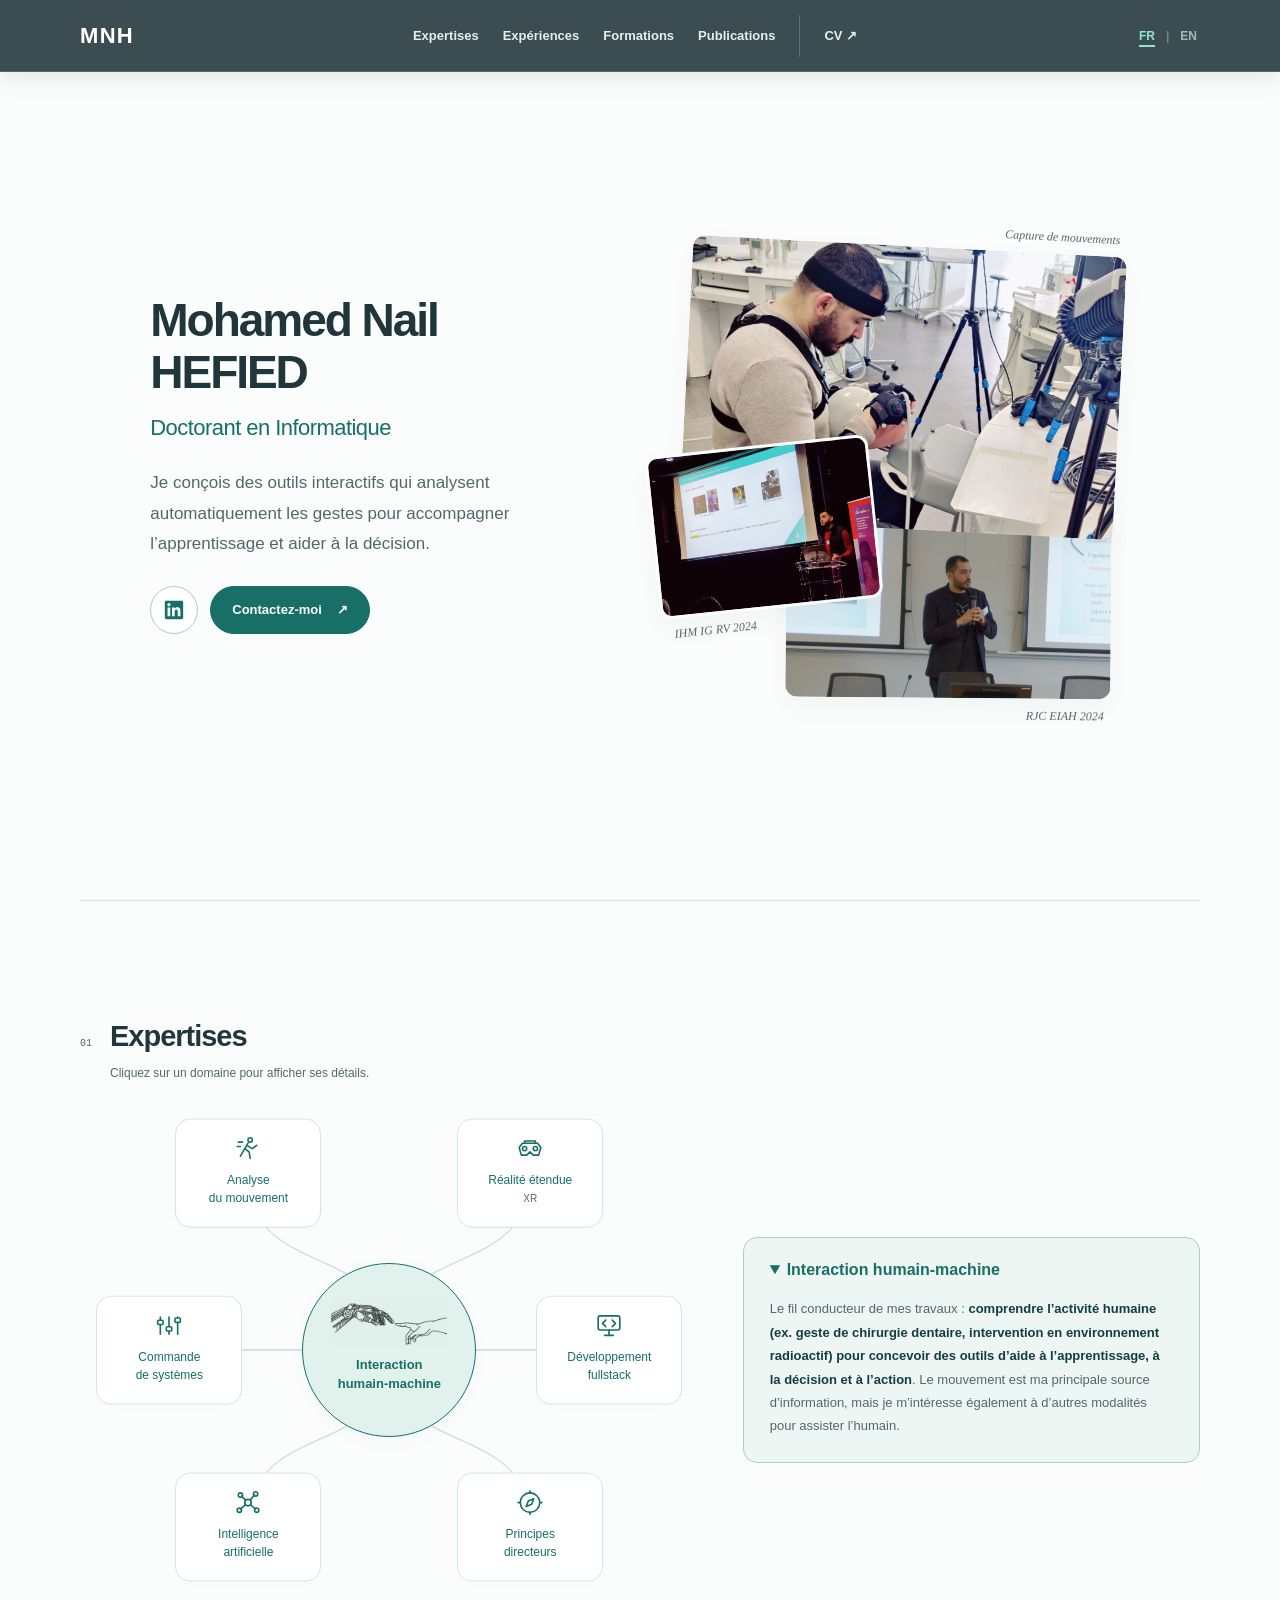
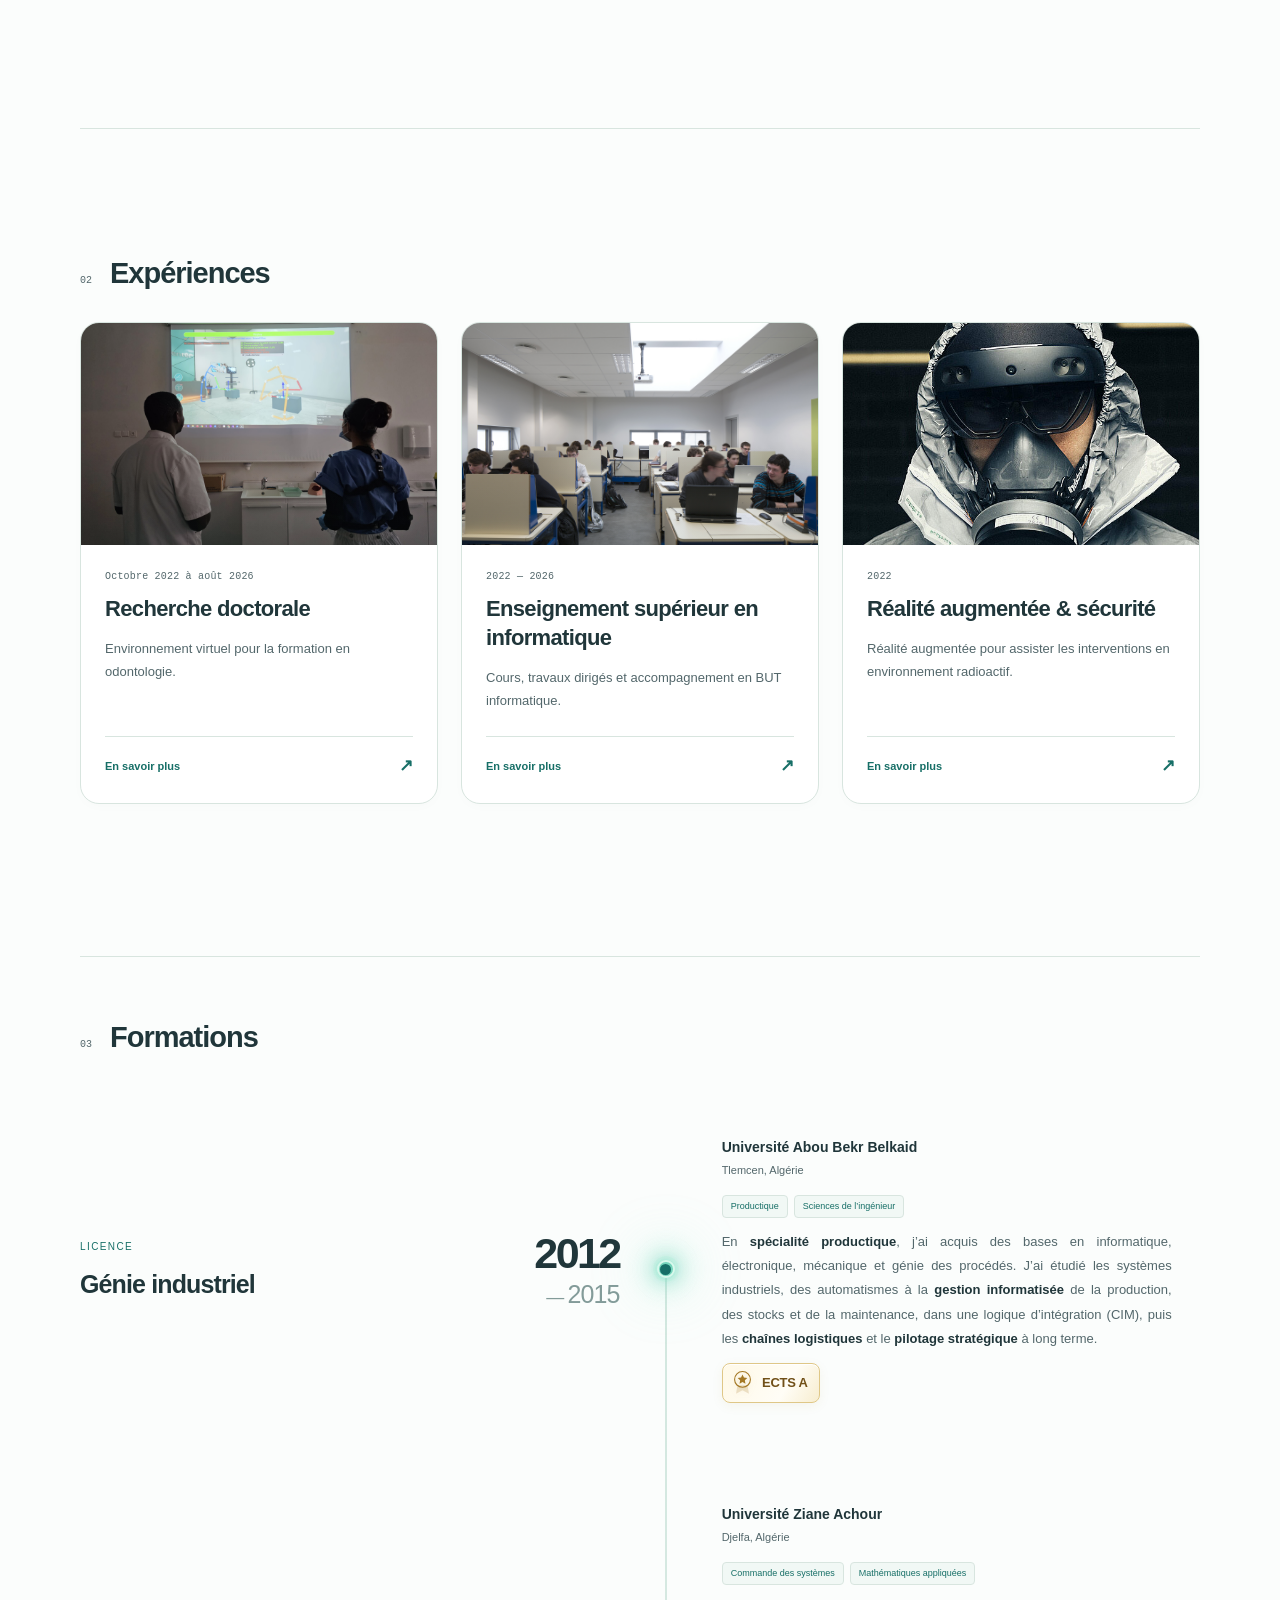
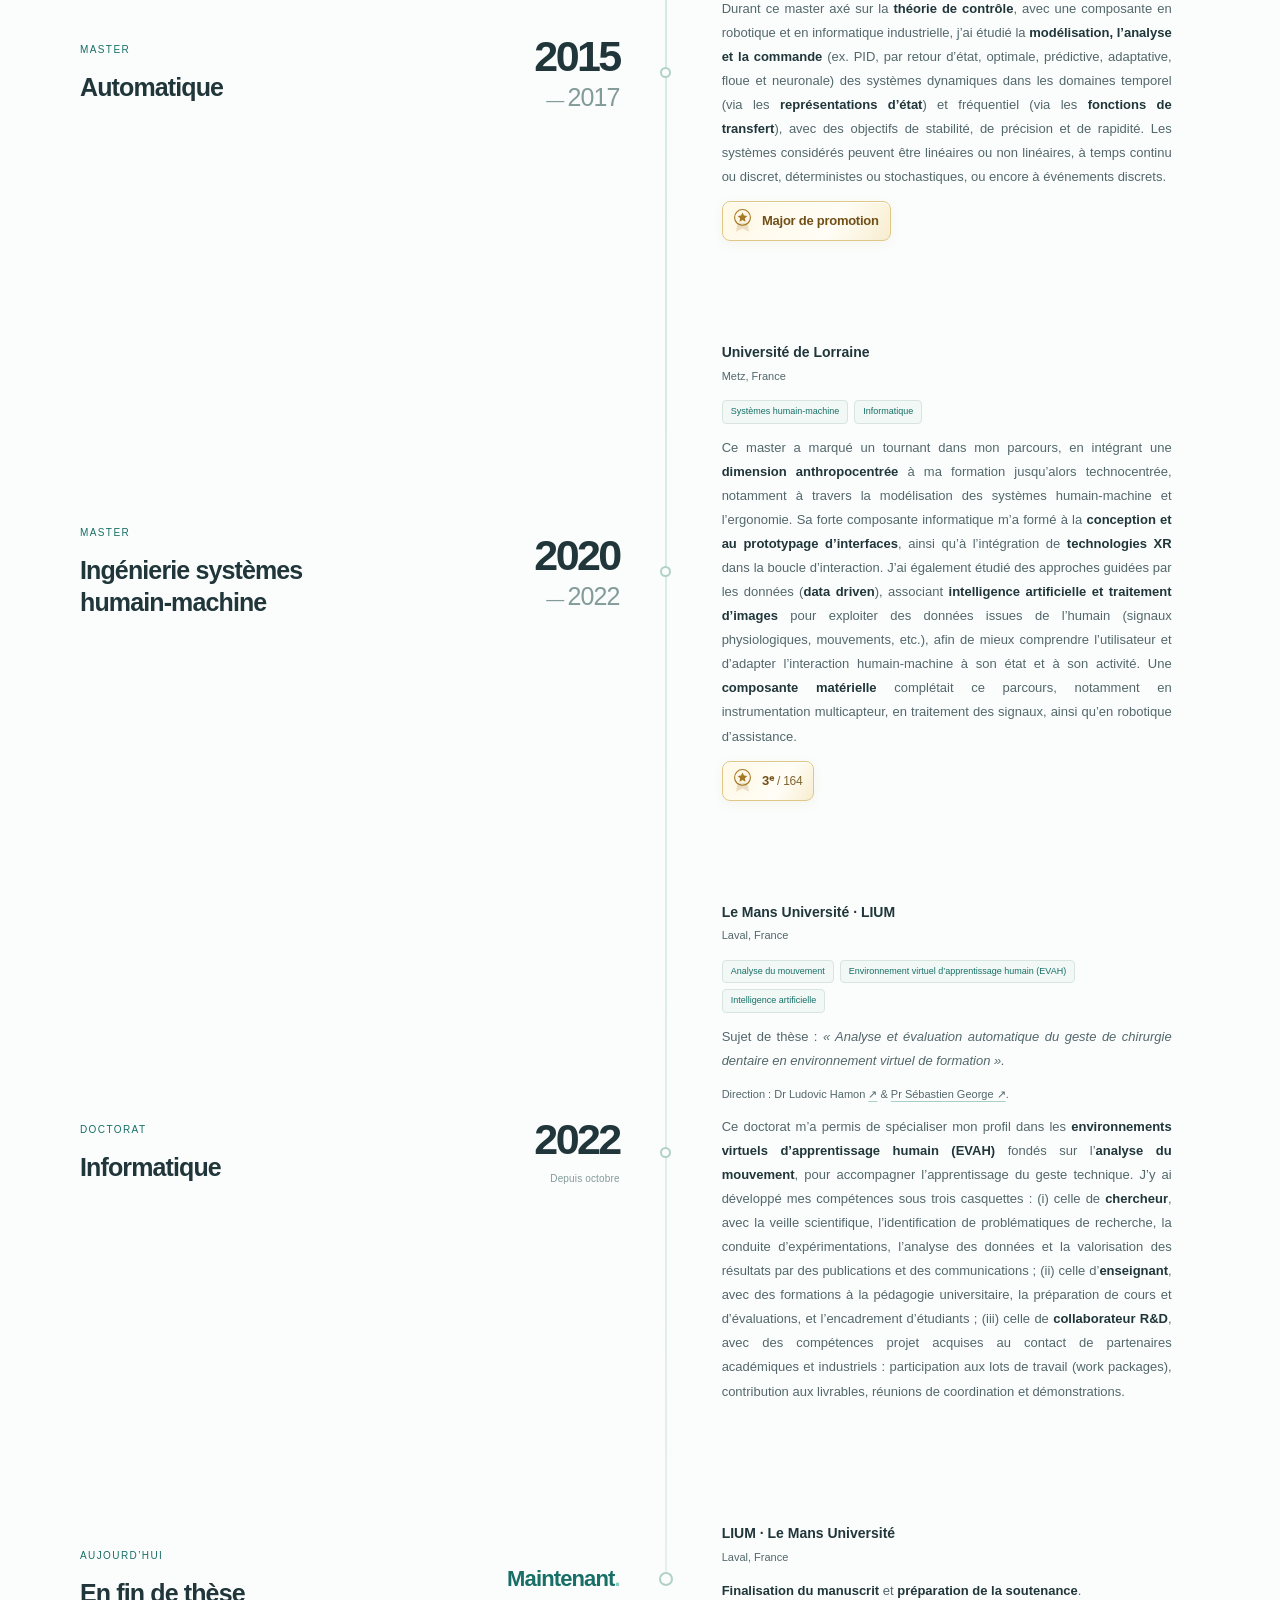
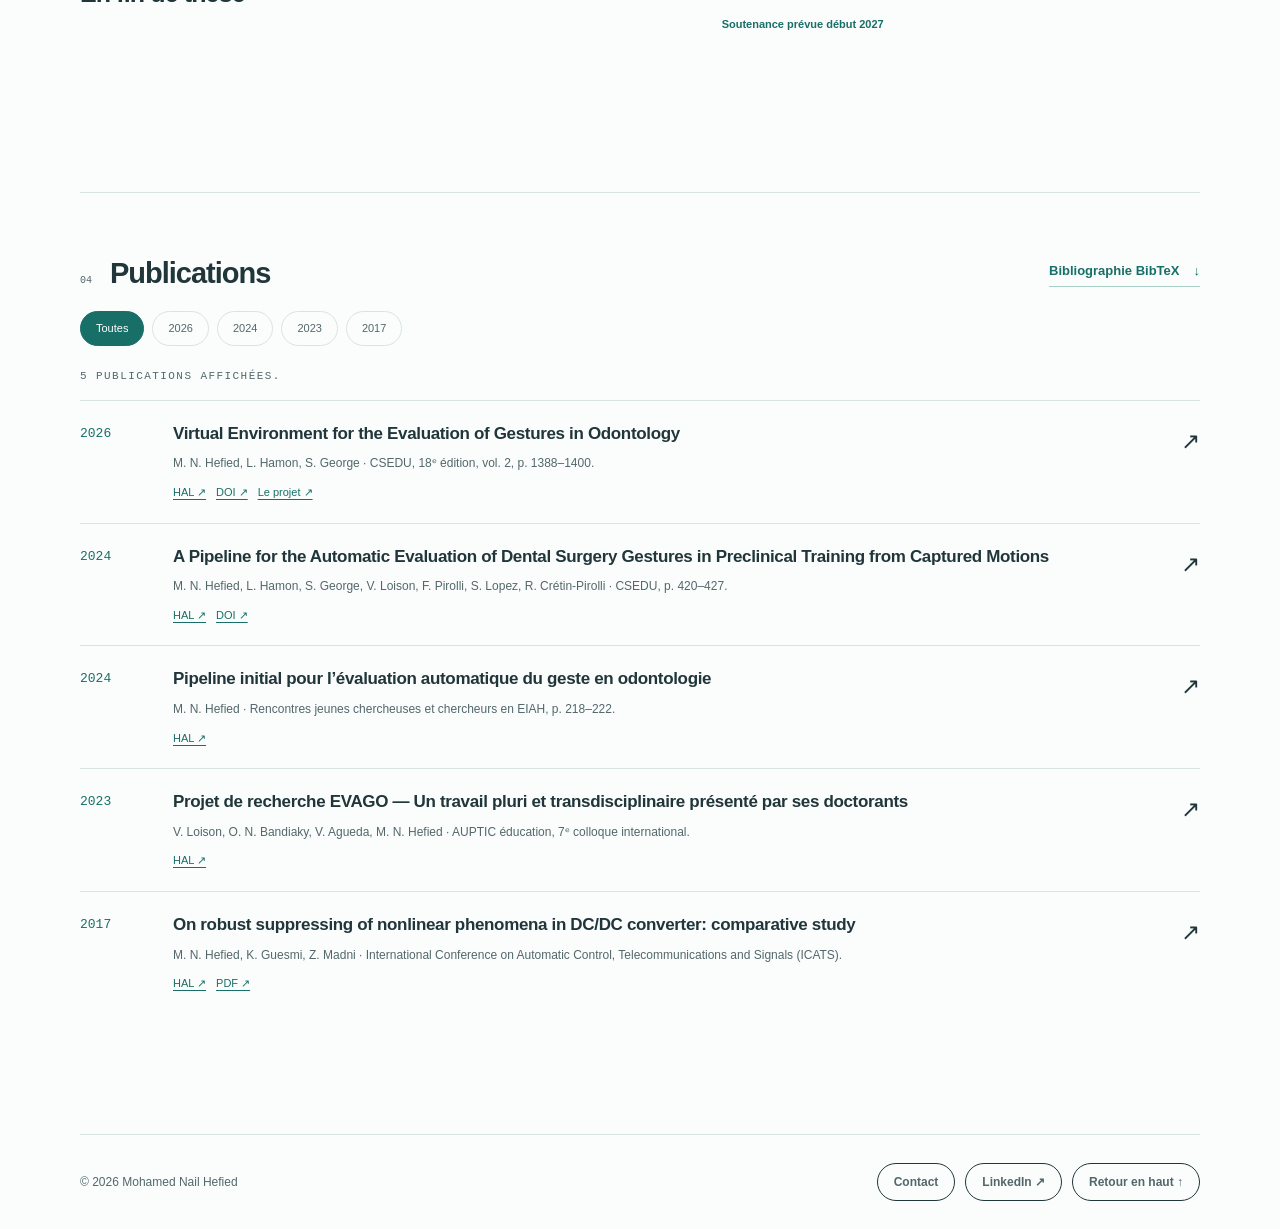
<file: index.html>
﻿<!doctype html>
<html lang="fr">
<head>
  <meta charset="utf-8"><meta name="viewport" content="width=device-width, initial-scale=1">
  <meta name="description" content="Mohamed Nail Hefied, doctorant en informatique au LIUM. Profil, expertises, formations et expériences en recherche et enseignement.">
  <meta name="theme-color" content="#123e43"><title>Mohamed Nail Hefied — Recherche & parcours</title>
  <link rel="icon" href="assets/images/favicon.svg" type="image/svg+xml"><link rel="stylesheet" href="styles.css"><link rel="stylesheet" href="home.css"><script src="site.js" defer></script>
<link rel="stylesheet" href="hero.css"><script src="hero.js" defer></script><link rel="stylesheet" href="navigation.css"><link rel="stylesheet" href="expertises.css"><script src="expertises.js" defer></script><link rel="stylesheet" href="theme.css"><link rel="stylesheet" href="timeline.css"><script src="timeline.js" defer></script><link rel="stylesheet" href="experience-cards.css"><link rel="stylesheet" href="language.css"><link rel="alternate" hreflang="fr" href="index.html"><link rel="alternate" hreflang="en" href="en/index.html"></head>
<body id="haut" class="home-page">
  <div class="site-intro" id="site-intro" hidden role="status" aria-live="polite" aria-atomic="true">
    <div class="intro-loading"><span class="intro-spinner" aria-hidden="true"></span><span>Chargement</span></div>
    <p class="intro-welcome" hidden>Bienvenue<span>.</span></p>
  </div>
  <a class="skip" href="#contenu">Aller au contenu</a>
  <header class="site-header"><div class="wrap header-inner">
    <a class="brand" href="#profil" aria-label="Mohamed Nail Hefied — Introduction">MNH</a>
    <button class="menu-toggle" aria-expanded="false" aria-controls="navigation">Menu +</button>
    <nav class="nav" id="navigation" aria-label="Navigation principale"><a href="#expertises">Expertises</a><a href="#experiences">Expériences</a><a href="#formation">Formations</a><a href="#publications">Publications</a><a class="nav-contact" href="cv/index.html">CV ↗</a></nav>
<div class="language-switch" role="group" aria-label="Langue"><a href="index.html" hreflang="fr" lang="fr" aria-current="true" data-language-link>FR</a><span aria-hidden="true">|</span><a href="en/index.html" hreflang="en" lang="en" data-language-link>EN</a></div>
  </div></header>
  <main id="contenu">
    <section class="wrap profile-section" id="profil" aria-labelledby="profile-title">
      <div class="photo-hero">
        <div class="photo-introduction">
          <h1 id="profile-title">Mohamed Nail HEFIED</h1>
          <p class="photo-role">Doctorant en Informatique</p>
          <p class="photo-description">Je conçois des outils interactifs qui analysent automatiquement les gestes pour accompagner l’apprentissage et aider à la décision.</p>
          <div class="hero-actions">
            <a class="hero-linkedin" href="https://www.linkedin.com/in/nailhefied" target="_blank" rel="noopener noreferrer" aria-label="Mon profil LinkedIn (nouvel onglet)" title="Mon profil LinkedIn"><svg viewBox="0 0 24 24" aria-hidden="true"><path d="M20.45 2H3.55C2.69 2 2 2.68 2 3.52v16.96C2 21.32 2.69 22 3.55 22h16.9c.86 0 1.55-.68 1.55-1.52V3.52C22 2.68 21.31 2 20.45 2ZM7.93 18.75H4.98V9.2h2.95v9.55ZM6.46 7.9a1.71 1.71 0 1 1 0-3.42 1.71 1.71 0 0 1 0 3.42ZM19.02 18.75h-2.94V14.1c0-1.11-.02-2.54-1.55-2.54-1.55 0-1.79 1.21-1.79 2.46v4.73H9.8V9.2h2.82v1.3h.04c.39-.74 1.35-1.53 2.78-1.53 2.97 0 3.58 1.95 3.58 4.48v5.3Z"/></svg></a>
            <a class="button primary" href="mailto:nail.hefied@gmail.com">Contactez-moi <span aria-hidden="true">↗</span></a>
          </div>
        </div>
        <div class="photo-collage" role="group" aria-label="Photos de mes activités de recherche et de mes présentations scientifiques">
          <figure class="collage-photo photo-dental">
            <img src="assets/images/geste-dentaire.jpg" alt="Mohamed Nail Hefied équipé de capteurs de mouvements pendant une séance de geste dentaire" width="2560" height="2136" fetchpriority="high">
            <figcaption>Capture de mouvements</figcaption>
          </figure>
          <figure class="collage-photo photo-rjc">
            <img src="assets/images/rjc-eiah-2024.png" alt="Mohamed Nail Hefied présentant ses travaux aux Rencontres des jeunes chercheurs en EIAH en 2024" width="1920" height="1080">
            <figcaption>RJC EIAH 2024</figcaption>
          </figure>
          <figure class="collage-photo photo-ihm">
            <img src="assets/images/ihm-ig-rv-2024.jpg" alt="Présentation de recherche de Mohamed Nail Hefied aux journées IHM–IG–RV" width="1600" height="1200">
            <figcaption>IHM IG RV 2024</figcaption>
          </figure>
        </div>
      </div>
    </section>
    <section class="wrap home-section expertise-zone" id="expertises" aria-labelledby="map-caption">
      <div class="expertise-heading"><div class="home-section-heading"><p class="home-section-index">01</p><h2 id="map-caption">Expertises</h2></div><p class="expertise-instruction">Cliquez sur un domaine pour afficher ses détails.</p></div>
      <svg class="expertise-icon-library" width="0" height="0" aria-hidden="true" xmlns="http://www.w3.org/2000/svg"><defs>
        <symbol id="icon-motion" viewBox="0 0 24 24"><g fill="none" stroke="currentColor" stroke-width="1.5" stroke-linecap="round" stroke-linejoin="round"><circle cx="14" cy="4" r="2"/><path d="m12 7-3 5 4 3 1 6m-5-9-4 7m6-10 5 3 4-3M3 6h4M2 10h3"/></g></symbol>
        <symbol id="icon-xr" viewBox="0 0 24 24"><g fill="none" stroke="currentColor" stroke-width="1.5" stroke-linecap="round" stroke-linejoin="round"><path d="M5 7h14l3 4-2 7h-5l-3-3-3 3H4l-2-7ZM7 7V5h10v2"/><circle cx="7" cy="12" r="2"/><circle cx="17" cy="12" r="2"/></g></symbol>
        <symbol id="icon-control" viewBox="0 0 24 24"><g fill="none" stroke="currentColor" stroke-width="1.5" stroke-linecap="round"><path d="M4 4v16m8-16v16m8-16v16"/><rect x="1.5" y="7" width="5" height="4" rx="1" fill="var(--paper)"/><rect x="9.5" y="13" width="5" height="4" rx="1" fill="var(--paper)"/><rect x="17.5" y="5" width="5" height="4" rx="1" fill="var(--paper)"/></g></symbol>
        <symbol id="icon-fullstack" viewBox="0 0 24 24"><g fill="none" stroke="currentColor" stroke-width="1.5" stroke-linecap="round" stroke-linejoin="round"><rect x="2" y="3" width="20" height="13" rx="2"/><path d="m9 7-3 3 3 3m6-6 3 3-3 3M8 21h8m-4-5v5"/></g></symbol>
        <symbol id="icon-ai" viewBox="0 0 24 24"><g fill="none" stroke="currentColor" stroke-width="1.5" stroke-linecap="round" stroke-linejoin="round"><path d="m6 6 6 6 6-7m-6 7 7 6m-7-6-7 6"/><circle cx="12" cy="12" r="3" fill="var(--paper)"/><circle cx="5" cy="5" r="2"/><circle cx="19" cy="4" r="2"/><circle cx="20" cy="19" r="2"/><circle cx="4" cy="19" r="2"/></g></symbol>
        <symbol id="icon-principles" viewBox="0 0 24 24"><g fill="none" stroke="currentColor" stroke-width="1.5" stroke-linecap="round" stroke-linejoin="round"><circle cx="12" cy="12" r="9"/><path d="m15.5 8.5-2 5-5 2 2-5Z"/><path d="M12 1v2m0 18v2M1 12h2m18 0h2"/></g></symbol>
      </defs></svg>
      <div class="expertise-layout">
      <div class="interactive-map" role="group" aria-label="Carte interactive des expertises">
        <svg class="expertise-connections" viewBox="0 0 900 470" preserveAspectRatio="none" fill="none" aria-hidden="true"><g class="expertise-branches"><path data-branch="motion" d="M450 235C450 120 245 170 245 58"/><path data-branch="xr" d="M450 235C450 120 655 170 655 58"/><path data-branch="control" d="M450 235H130"/><path data-branch="fullstack" d="M450 235H770"/><path data-branch="ai" d="M450 235C450 350 245 300 245 412"/><path data-branch="principles" d="M450 235C450 350 655 300 655 412"/></g></svg>
        <button class="expertise-node expertise-hub" data-expertise="ihm" aria-expanded="false" aria-controls="expertise-ihm"><img class="hub-icon" src="assets/images/interaction-humain-machine.png" alt="" width="298" height="124"><span>Interaction<br>humain-machine</span></button>
        <button class="expertise-node expertise-motion" data-expertise="motion" aria-expanded="false" aria-controls="expertise-motion"><svg class="expertise-node-icon" aria-hidden="true"><use href="#icon-motion"/></svg><span>Analyse<br>du mouvement</span></button>
        <button class="expertise-node expertise-xr" data-expertise="xr" aria-expanded="false" aria-controls="expertise-xr"><svg class="expertise-node-icon" aria-hidden="true"><use href="#icon-xr"/></svg><span>Réalité étendue<br><small>XR</small></span></button>
        <button class="expertise-node expertise-control" data-expertise="control" aria-expanded="false" aria-controls="expertise-control"><svg class="expertise-node-icon" aria-hidden="true"><use href="#icon-control"/></svg><span>Commande<br>de systèmes</span></button>
        <button class="expertise-node expertise-fullstack" data-expertise="fullstack" aria-expanded="false" aria-controls="expertise-fullstack"><svg class="expertise-node-icon" aria-hidden="true"><use href="#icon-fullstack"/></svg><span>Développement<br>fullstack</span></button>
        <button class="expertise-node expertise-ai" data-expertise="ai" aria-expanded="false" aria-controls="expertise-ai"><svg class="expertise-node-icon" aria-hidden="true"><use href="#icon-ai"/></svg><span>Intelligence<br>artificielle</span></button>
        <button class="expertise-node expertise-principles" data-expertise="principles" aria-expanded="false" aria-controls="expertise-principles"><svg class="expertise-node-icon" aria-hidden="true"><use href="#icon-principles"/></svg><span>Principes<br>directeurs</span></button>
      </div>
      <div class="expertise-panels">
        <details class="expertise-detail" id="expertise-ihm"><summary>Interaction humain-machine</summary><div class="expertise-detail-body"><p>Le fil conducteur de mes travaux : <strong>comprendre l’activité humaine (ex. geste de chirurgie dentaire, intervention en environnement radioactif) pour concevoir des outils d’aide à l’apprentissage, à la décision et à l’action</strong>. Le mouvement est ma principale source d’information, mais je m’intéresse également à d’autres modalités pour assister l’humain.</p></div></details>
        <details class="expertise-detail" id="expertise-motion"><summary>Analyse du mouvement</summary><div class="expertise-detail-body"><p>L’analyse automatique du mouvement est <strong>un point fort de mon profil</strong> et la compétence principale développée durant mon doctorat. À partir des traces de mouvement, je <strong>conçois et intègre des outils d’analyse des gestes et des postures</strong> pour répondre aux besoins d’observation des experts.</p><p>En amont, j’ai développé une <strong>expertise de terrain en capture de mouvement</strong> avec différents systèmes : optique à marqueurs (ex. Qualisys), sans marqueurs (ex. Azure Kinect) et inertiel (ex. Perception Neuron).</p><a class="text-link" href="veego.html#approche">Explorer la démarche VEEGO ↗</a></div></details>
        <details class="expertise-detail" id="expertise-xr"><summary>Réalité étendue · XR</summary><div class="expertise-detail-body"><p>J’apprécie la réalité virtuelle et la réalité augmentée pour leur capacité à <strong>restituer les informations en 3D</strong> et à les situer dans l’environnement de l’utilisateur. Je travaille aussi sur des interfaces de bureau, mobiles ou web, selon les besoins et les usages.</p><p><strong>Unreal Engine</strong> est un point fort de mes compétences en développement d’environnements XR. Je l’ai notamment utilisé pour mon dernier environnement virtuel, VEEGO, et je l’ai <strong>enseigné en BUT 3 Informatique</strong>.</p><div class="expertise-tools"><span>Unreal Engine</span><span>Meta Quest</span><span>HoloLens 2</span></div><div class="expertise-related"><a class="text-link" href="veego.html">Environnement virtuel VEEGO ↗</a><a class="text-link" href="realite-augmentee.html">Réalité augmentée au LIST ↗</a><a class="text-link" href="experiences.html#but3">Enseignement d’Unreal Engine en BUT 3 ↗</a></div></div></details>
        <details class="expertise-detail" id="expertise-control"><summary>Commande de systèmes</summary><div class="expertise-detail-body"><p>Mon master en automatique m’a permis de me former à la <strong>modélisation, l’analyse et la commande des systèmes physiques</strong>.</p><p>Cette compétence, associée à l’analyse du mouvement et aux environnements virtuels, nourrit mon intérêt pour les problématiques de <strong>collaboration humain-robot</strong>.</p></div></details>
        <details class="expertise-detail" id="expertise-fullstack"><summary>Développement fullstack</summary><div class="expertise-detail-body"><p>Le développement fullstack constitue mon <strong>socle informatique</strong>, construit tout au long de mon parcours pour répondre à mes projets professionnels comme personnels. Il me permet de relier <strong>interfaces utilisateur, logique applicative et gestion des données</strong>.</p><div class="expertise-tools"><span>TypeScript · React</span><span>SQL · MongoDB</span><span>Python · C / C++</span><span>React Native (mobile)</span><span>Rust / Tauri (bureau)</span></div></div></details>
        <details class="expertise-detail" id="expertise-ai"><summary>Intelligence artificielle</summary><div class="expertise-detail-body"><p>L’intelligence artificielle a fait partie de mon parcours de formation et je la <strong>mobilise dans mes projets</strong>, notamment pour l’analyse automatique du mouvement.</p><p>À titre personnel, je m’intéresse aux <strong>LLM</strong>, aux <strong>outils agentiques d’IA souveraine</strong> et à la gestion des connaissances autour du <strong>second cerveau</strong>.</p><a class="text-link" href="https://hal.science/hal-05631504">Lire mon dernier article · VEEGO ↗</a></div></details>
        <details class="expertise-detail expertise-principles-panel" id="expertise-principles"><summary>Principes directeurs</summary><div class="expertise-detail-body"><p>Je m’intéresse à la <strong>recherche appliquée</strong>. Convaincu de l’existence d’un fossé entre la recherche académique et ses applications sur le terrain, je cherche à lever les verrous techniques et méthodologiques pour proposer des solutions <strong>concrètes</strong>, <strong>évolutives</strong>, <strong>à coût maîtrisé</strong>, <strong>non intrusives</strong>, <strong>faciles à déployer sur le terrain</strong> et <strong>appropriables par l’utilisateur final</strong>. La <strong>traçabilité de ma méthodologie de travail</strong> constitue également une préoccupation majeure.</p></div></details>
      </div>
      </div>
      <p class="expertise-status" role="status" aria-live="polite"></p>
      <noscript><style>.expertise-layout .interactive-map{transform:none}.expertise-layout .expertise-panels{display:block;opacity:1;visibility:visible;pointer-events:auto;transform:none}.expertise-detail:not([open]){display:block}</style><p class="expertise-nojs">Ouvrez les rubriques ci-dessus pour explorer les expertises.</p></noscript>
    </section>

    <section class="wrap home-section" id="experiences" aria-labelledby="experiences-title">
      <div class="home-section-heading"><p class="home-section-index">02</p><h2 id="experiences-title">Expériences</h2></div>
      <div class="experience-cards">
        <a class="experience-card" href="veego.html">
          <span class="experience-card-media"><img src="assets/images/veego-retour-visuel.jpeg" alt="Retour visuel de VEEGO pendant une séance de formation en odontologie" width="4000" height="3000" loading="lazy"><span class="card-media-arrow" aria-hidden="true">↗</span></span>
          <div class="experience-card-body"><p class="card-period">Octobre 2022 à août 2026</p><h3>Recherche doctorale</h3><p class="card-description">Environnement virtuel pour la formation en odontologie.</p><span class="card-link">En savoir plus <span aria-hidden="true">↗</span></span></div>
        </a>
        <a class="experience-card" href="experiences.html">
          <span class="experience-card-media"><img src="assets/images/enseignement-iut-laval.jpg" alt="Salle d’enseignement en informatique à l’IUT" width="1600" height="1067" loading="lazy"><span class="card-media-arrow" aria-hidden="true">↗</span></span>
          <div class="experience-card-body"><p class="card-period">2022 — 2026</p><h3>Enseignement supérieur en informatique</h3><p class="card-description">Cours, travaux dirigés et accompagnement en BUT informatique.</p><span class="card-link">En savoir plus <span aria-hidden="true">↗</span></span></div>
        </a>
        <a class="experience-card" href="realite-augmentee.html">
          <span class="experience-card-media"><img src="assets/images/realite-augmentee-risarx.jpg" alt="Casque de réalité augmentée porté avec un équipement de protection" width="600" height="360" loading="lazy"><span class="card-media-arrow" aria-hidden="true">↗</span></span>
          <div class="experience-card-body"><p class="card-period">2022</p><h3>Réalité augmentée & sécurité</h3><p class="card-description">Réalité augmentée pour assister les interventions en environnement radioactif.</p><span class="card-link">En savoir plus <span aria-hidden="true">↗</span></span></div>
        </a>
      </div>
    </section>

    <section class="wrap home-section" id="formation" aria-labelledby="formation-title">
      <div class="home-section-heading"><p class="home-section-index">03</p><h2 id="formation-title">Formations</h2></div>
      <div class="education-journey" aria-label="Parcours de formation, de 2012 à aujourd’hui">
        <div class="journey-track" aria-hidden="true"><div class="journey-progress"></div><span class="journey-head"><span></span></span></div>
        <ol class="journey-studies">
          <li class="study">
            <div class="study-name"><p class="study-level">Licence</p><h3>Génie industriel</h3></div>
            <div class="study-year"><span>2012</span><span class="study-until">2015</span></div>
            <span class="study-marker" aria-hidden="true"></span>
            <div class="study-details"><p class="study-location">Université Abou Bekr Belkaid<span>Tlemcen, Algérie</span></p><ul class="study-keywords" aria-label="Mots-clés"><li>Productique</li><li>Sciences de l’ingénieur</li></ul><p>En <strong>spécialité productique</strong>, j’ai acquis des bases en informatique, électronique, mécanique et génie des procédés. J’ai étudié les systèmes industriels, des automatismes à la <strong>gestion informatisée</strong> de la production, des stocks et de la maintenance, dans une logique d’intégration (CIM), puis les <strong>chaînes logistiques</strong> et le <strong>pilotage stratégique</strong> à long terme.</p><div class="study-achievement"><span class="achievement-medal" aria-hidden="true"><svg viewBox="0 0 32 36" fill="none"><path d="m9 21-2 12 9-5 9 5-2-12" fill="currentColor" opacity=".2"/><circle cx="16" cy="13" r="11" stroke="currentColor" stroke-width="1.5"/><path d="m16 6 2 4.3 4.7.6-3.4 3.3.8 4.7-4.1-2.2-4.1 2.2.8-4.7-3.4-3.3 4.7-.6Z" fill="currentColor"/></svg></span><div><span class="achievement-label">Distinction académique</span><strong>ECTS A</strong></div></div></div>
          </li>
          <li class="study">
            <div class="study-name"><p class="study-level">Master</p><h3>Automatique</h3></div>
            <div class="study-year"><span>2015</span><span class="study-until">2017</span></div>
            <span class="study-marker" aria-hidden="true"></span>
            <div class="study-details"><p class="study-location">Université Ziane Achour<span>Djelfa, Algérie</span></p><ul class="study-keywords" aria-label="Mots-clés"><li>Commande des systèmes</li><li>Mathématiques appliquées</li></ul><p>Durant ce master axé sur la <strong>théorie de contrôle</strong>, avec une composante en robotique et en informatique industrielle, j’ai étudié la <strong>modélisation, l’analyse et la commande</strong> (ex. PID, par retour d’état, optimale, prédictive, adaptative, floue et neuronale) des systèmes dynamiques dans les domaines temporel (via les <strong>représentations d’état</strong>) et fréquentiel (via les <strong>fonctions de transfert</strong>), avec des objectifs de stabilité, de précision et de rapidité. Les systèmes considérés peuvent être linéaires ou non linéaires, à temps continu ou discret, déterministes ou stochastiques, ou encore à événements discrets.</p><div class="study-achievement"><span class="achievement-medal" aria-hidden="true"><svg viewBox="0 0 32 36" fill="none"><path d="m9 21-2 12 9-5 9 5-2-12" fill="currentColor" opacity=".2"/><circle cx="16" cy="13" r="11" stroke="currentColor" stroke-width="1.5"/><path d="m16 6 2 4.3 4.7.6-3.4 3.3.8 4.7-4.1-2.2-4.1 2.2.8-4.7-3.4-3.3 4.7-.6Z" fill="currentColor"/></svg></span><div><span class="achievement-label">Excellence académique</span><strong>Major de promotion</strong></div></div></div>
          </li>
          <li class="study">
            <div class="study-name"><p class="study-level">Master</p><h3>Ingénierie systèmes humain-machine</h3></div>
            <div class="study-year"><span>2020</span><span class="study-until">2022</span></div>
            <span class="study-marker" aria-hidden="true"></span>
            <div class="study-details"><p class="study-location">Université de Lorraine<span>Metz, France</span></p><ul class="study-keywords" aria-label="Mots-clés"><li>Systèmes humain-machine</li><li>Informatique</li></ul><p>Ce master a marqué un tournant dans mon parcours, en intégrant une <strong>dimension anthropocentrée</strong> à ma formation jusqu’alors technocentrée, notamment à travers la modélisation des systèmes humain-machine et l’ergonomie. Sa forte composante informatique m’a formé à la <strong>conception et au prototypage d’interfaces</strong>, ainsi qu’à l’intégration de <strong>technologies XR</strong> dans la boucle d’interaction. J’ai également étudié des approches guidées par les données (<strong>data driven</strong>), associant <strong>intelligence artificielle et traitement d’images</strong> pour exploiter des données issues de l’humain (signaux physiologiques, mouvements, etc.), afin de mieux comprendre l’utilisateur et d’adapter l’interaction humain-machine à son état et à son activité. Une <strong>composante matérielle</strong> complétait ce parcours, notamment en instrumentation multicapteur, en traitement des signaux, ainsi qu’en robotique d’assistance.</p><div class="study-achievement"><span class="achievement-medal" aria-hidden="true"><svg viewBox="0 0 32 36" fill="none"><path d="m9 21-2 12 9-5 9 5-2-12" fill="currentColor" opacity=".2"/><circle cx="16" cy="13" r="11" stroke="currentColor" stroke-width="1.5"/><path d="m16 6 2 4.3 4.7.6-3.4 3.3.8 4.7-4.1-2.2-4.1 2.2.8-4.7-3.4-3.3 4.7-.6Z" fill="currentColor"/></svg></span><div><span class="achievement-label">Classement de promotion</span><strong>3ᵉ <span class="achievement-total">/ 164</span></strong></div></div></div>
          </li>
          <li class="study">
            <div class="study-name"><p class="study-level">Doctorat</p><h3>Informatique</h3></div>
            <div class="study-year"><span>2022</span><span class="study-until study-since">Depuis octobre</span></div>
            <span class="study-marker" aria-hidden="true"></span>
            <div class="study-details"><p class="study-location">Le Mans Université · LIUM<span>Laval, France</span></p><ul class="study-keywords" aria-label="Mots-clés"><li>Analyse du mouvement</li><li>Environnement virtuel d’apprentissage humain (EVAH)</li><li>Intelligence artificielle</li></ul><p>Sujet de thèse : <em>« Analyse et évaluation automatique du geste de chirurgie dentaire en environnement virtuel de formation ».</em></p><p class="study-supervision">Direction : Dr Ludovic Hamon <a class="researcher-link" href="https://dblp.org/pid/95/6458.html" title="Publications DBLP de Ludovic Hamon" aria-label="Publications DBLP de Ludovic Hamon">↗</a> & <a class="researcher-link" href="https://scholar.google.com/citations?user=QYQKcOoAAAAJ&amp;hl=fr" title="Profil Google Scholar de Sébastien George">Pr Sébastien George ↗</a>.</p><p>Ce doctorat m’a permis de spécialiser mon profil dans les <strong>environnements virtuels d’apprentissage humain (EVAH)</strong> fondés sur l’<strong>analyse du mouvement</strong>, pour accompagner l’apprentissage du geste technique. J’y ai développé mes compétences sous trois casquettes : (i) celle de <strong>chercheur</strong>, avec la veille scientifique, l’identification de problématiques de recherche, la conduite d’expérimentations, l’analyse des données et la valorisation des résultats par des publications et des communications ; (ii) celle d’<strong>enseignant</strong>, avec des formations à la pédagogie universitaire, la préparation de cours et d’évaluations, et l’encadrement d’étudiants ; (iii) celle de <strong>collaborateur R&amp;D</strong>, avec des compétences projet acquises au contact de partenaires académiques et industriels : participation aux lots de travail (work packages), contribution aux livrables, réunions de coordination et démonstrations.</p></div>
          </li>
          <li class="study study-now">
            <div class="study-name"><p class="study-level">Aujourd’hui</p><h3>En fin de thèse</h3></div>
            <div class="study-year"><span class="study-present">Maintenant<span class="now-dot">.</span></span></div>
            <span class="study-marker" aria-hidden="true"></span>
            <div class="study-details"><p class="study-location">LIUM · Le Mans Université<span>Laval, France</span></p><p><strong>Finalisation du manuscrit</strong> et <strong>préparation de la soutenance</strong>.</p><p class="study-distinction">Soutenance prévue début 2027</p></div>
          </li>
        </ol>
      </div>
    </section>
    
    <section class="wrap home-section home-publications" id="publications" aria-labelledby="publications-title">
      <div class="section-heading"><div class="home-section-heading"><p class="home-section-index">04</p><h2 id="publications-title">Publications</h2></div><a class="text-link" href="assets/documents/references.bib" download="references.bib">Bibliographie BibTeX <span aria-hidden="true">↓</span></a></div>
      <div class="publication-tools" role="group" aria-label="Filtrer les publications par année"><button class="filter" data-filter-year="all" aria-pressed="true">Toutes</button><button class="filter" data-filter-year="2026" aria-pressed="false">2026</button><button class="filter" data-filter-year="2024" aria-pressed="false">2024</button><button class="filter" data-filter-year="2023" aria-pressed="false">2023</button><button class="filter" data-filter-year="2017" aria-pressed="false">2017</button></div>
      <p id="publication-status" class="eyebrow" role="status" style="margin-bottom:15px">5 publications affichées.</p>
      <ol class="publication-list">
        <li class="publication" data-year="2026"><span class="publication-year">2026</span><div><h3><a href="https://hal.science/hal-05631504">Virtual Environment for the Evaluation of Gestures in Odontology</a></h3><p>M. N. Hefied, L. Hamon, S. George · CSEDU, 18ᵉ édition, vol. 2, p. 1388–1400.</p><div class="publication-links"><a href="https://hal.science/hal-05631504">HAL ↗</a><a href="https://doi.org/10.5220/0014665700004021">DOI ↗</a><a href="veego.html">Le projet ↗</a></div></div><span class="publication-mark" aria-hidden="true">↗</span></li>
        <li class="publication" data-year="2024"><span class="publication-year">2024</span><div><h3><a href="https://hal.science/hal-04716141">A Pipeline for the Automatic Evaluation of Dental Surgery Gestures in Preclinical Training from Captured Motions</a></h3><p>M. N. Hefied, L. Hamon, S. George, V. Loison, F. Pirolli, S. Lopez, R. Crétin-Pirolli · CSEDU, p. 420–427.</p><div class="publication-links"><a href="https://hal.science/hal-04716141">HAL ↗</a><a href="https://doi.org/10.5220/0012685000003693">DOI ↗</a></div></div><span class="publication-mark" aria-hidden="true">↗</span></li>
        <li class="publication" data-year="2024"><span class="publication-year">2024</span><div><h3><a href="https://hal.science/hal-04682602">Pipeline initial pour l’évaluation automatique du geste en odontologie</a></h3><p>M. N. Hefied · Rencontres jeunes chercheuses et chercheurs en EIAH, p. 218–222.</p><div class="publication-links"><a href="https://hal.science/hal-04682602">HAL ↗</a></div></div><span class="publication-mark" aria-hidden="true">↗</span></li>
        
        <li class="publication" data-year="2023"><span class="publication-year">2023</span><div><h3><a href="https://hal.science/hal-04323836">Projet de recherche EVAGO — Un travail pluri et transdisciplinaire présenté par ses doctorants</a></h3><p>V. Loison, O. N. Bandiaky, V. Agueda, M. N. Hefied · AUPTIC éducation, 7ᵉ colloque international.</p><div class="publication-links"><a href="https://hal.science/hal-04323836">HAL ↗</a></div></div><span class="publication-mark" aria-hidden="true">↗</span></li>
        <li class="publication" data-year="2017"><span class="publication-year">2017</span><div><h3><a href="https://hal.science/hal-01910287">On robust suppressing of nonlinear phenomena in DC/DC converter: comparative study</a></h3><p>M. N. Hefied, K. Guesmi, Z. Madni · International Conference on Automatic Control, Telecommunications and Signals (ICATS).</p><div class="publication-links"><a href="https://hal.science/hal-01910287">HAL ↗</a><a href="https://www.researchgate.net/profile/Kamel-Guesmi/publication/322129559_On_robust_suppressing_of_nonlinear_phenomena_in_DCDC_converter_comparative_study/links/5d788462299bf1cb8098248a/On-robust-suppressing-of-nonlinear-phenomena-in-DC-DC-converter-comparative-study.pdf">PDF ↗</a></div></div><span class="publication-mark" aria-hidden="true">↗</span></li>
      </ol>
    </section>
  </main>
  <footer class="wrap site-footer home-footer simple-footer"><span>© 2026 Mohamed Nail Hefied</span><div class="footer-links"><a class="button small" href="mailto:nail.hefied@gmail.com">Contact</a><a class="button small" href="https://www.linkedin.com/in/nailhefied" target="_blank" rel="noopener noreferrer">LinkedIn ↗</a><a class="button small" href="#haut">Retour en haut ↑</a></div></footer>
<script src="language.js" defer></script></body>
</html>
</file>
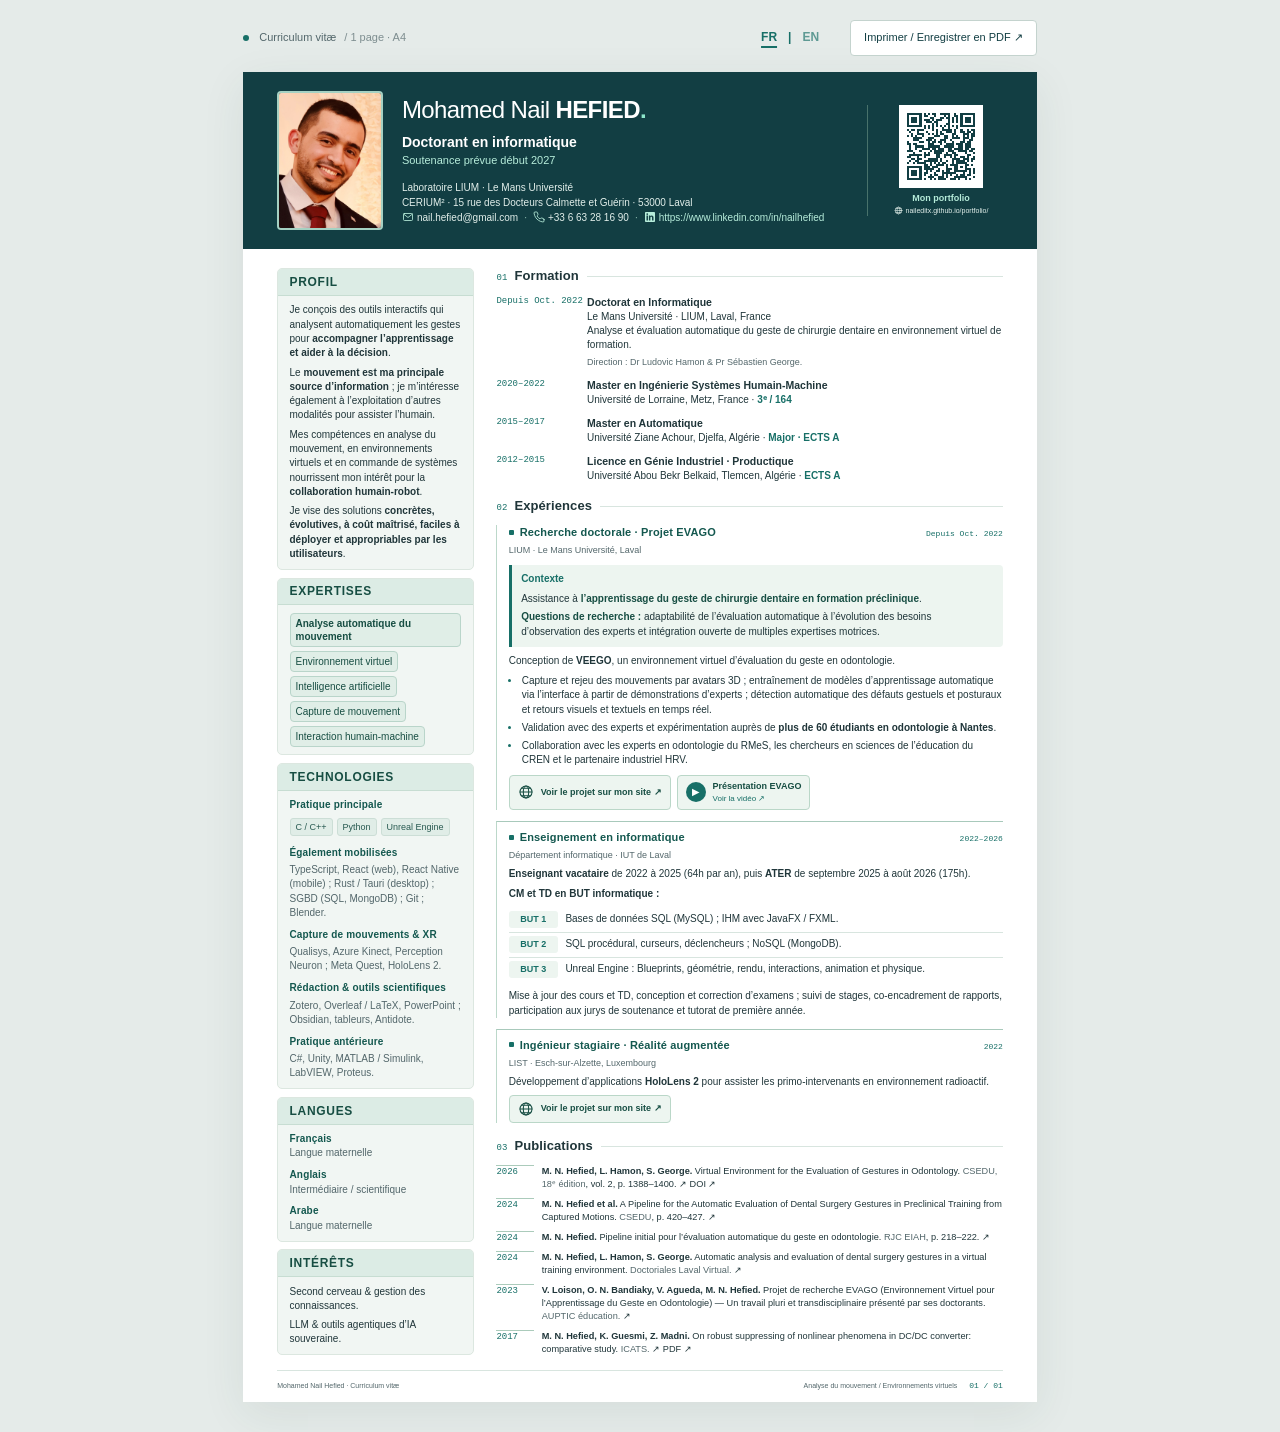
<file: cv/index.html>
﻿<!doctype html>
<html lang="fr">
<head>
  <meta charset="utf-8">
  <meta name="viewport" content="width=device-width, initial-scale=1">
  <meta name="description" content="Mohamed Nail Hefied — Docteur en informatique. Analyse du mouvement et environnements virtuels.">
  <meta name="theme-color" content="#123e43">
  <title>Mohamed Nail Hefied — Curriculum vitæ</title>
  <link rel="stylesheet" href="styles.css">
<link rel="stylesheet" href="../language.css"><link rel="alternate" hreflang="fr" href="index.html"><link rel="alternate" hreflang="en" href="../en/cv/index.html"></head>
<body>
  <div class="toolbar"><span><span class="status-dot"></span> Curriculum vitæ <span class="toolbar-detail">/ 1 page · A4</span></span><div class="language-switch" role="group" aria-label="Langue"><a href="index.html" hreflang="fr" lang="fr" aria-current="true" data-language-link>FR</a><span aria-hidden="true">|</span><a href="../en/cv/index.html" hreflang="en" lang="en" data-language-link>EN</a></div><button type="button" onclick="window.print()">Imprimer / Enregistrer en PDF ↗</button></div>
  <main class="document">
    <article class="page" aria-labelledby="name">
      <header class="hero">
        <img class="portrait" src="../assets/images/portrait-mohamed-nail-hefied.jpeg" alt="Portrait de Mohamed Nail Hefied" width="1103" height="1519">
        <div class="identity">
          <h1 id="name">Mohamed Nail <strong>HEFIED<span>.</span></strong></h1>
          <p class="role">Doctorant en informatique</p>
          <p class="specialty">Soutenance prévue début 2027</p>
          <address class="contact">
            <div>Laboratoire LIUM · Le Mans Université</div>
            <div>CERIUM² · 15 rue des Docteurs Calmette et Guérin · 53000 Laval</div>
            <div class="contact-links"><a href="mailto:nail.hefied@gmail.com"><svg class="contact-icon" viewBox="0 0 24 24" fill="none" stroke="currentColor" stroke-width="1.7" stroke-linecap="round" stroke-linejoin="round" aria-hidden="true"><rect x="3" y="5" width="18" height="14" rx="2"/><path d="m3 6 9 7 9-7"/></svg><span>nail.hefied@gmail.com</span></a><span class="separator" aria-hidden="true">·</span><a href="tel:+33663281690"><svg class="contact-icon" viewBox="0 0 24 24" fill="none" stroke="currentColor" stroke-width="1.7" stroke-linecap="round" stroke-linejoin="round" aria-hidden="true"><path d="M22 16.9v3a2 2 0 0 1-2.2 2 19.8 19.8 0 0 1-8.6-3.1 19.5 19.5 0 0 1-6-6 19.8 19.8 0 0 1-3.1-8.7A2 2 0 0 1 4.1 2h3a2 2 0 0 1 2 1.7c.1 1 .4 1.9.7 2.8a2 2 0 0 1-.5 2.1L8 9.9a16 16 0 0 0 6 6l1.3-1.3a2 2 0 0 1 2.1-.5c.9.3 1.8.6 2.8.7a2 2 0 0 1 1.8 2.1Z"/></svg><span>+33 6 63 28 16 90</span></a><span class="separator" aria-hidden="true">·</span><a class="linkedin-contact" href="https://www.linkedin.com/in/nailhefied" target="_blank" rel="noopener noreferrer"><svg class="contact-icon" viewBox="0 0 24 24" fill="currentColor" aria-hidden="true"><path d="M20.45 2H3.55C2.69 2 2 2.68 2 3.52v16.96C2 21.32 2.69 22 3.55 22h16.9c.86 0 1.55-.68 1.55-1.52V3.52C22 2.68 21.31 2 20.45 2ZM7.93 18.75H4.98V9.2h2.95v9.55ZM6.46 7.9a1.71 1.71 0 1 1 0-3.42 1.71 1.71 0 0 1 0 3.42ZM19.02 18.75h-2.94V14.1c0-1.11-.02-2.54-1.55-2.54-1.55 0-1.79 1.21-1.79 2.46v4.73H9.8V9.2h2.82v1.3h.04c.39-.74 1.35-1.53 2.78-1.53 2.97 0 3.58 1.95 3.58 4.48v5.3Z"/></svg><span>https://www.linkedin.com/in/nailhefied</span></a></div>
          </address>
        </div>

          <section class="portfolio-access">
            <a href="https://naileditx.github.io/portfolio/index.html" aria-label="Consulter mon portfolio en français">
              <img src="../assets/images/portfolio-qr-fr.svg" alt="QR code vers mon portfolio en français" width="120" height="120">
              <span><strong>Mon portfolio</strong><span class="portfolio-domain"><svg class="portfolio-globe" viewBox="0 0 24 24" fill="none" stroke="currentColor" stroke-width="1.6" stroke-linecap="round" aria-hidden="true"><circle cx="12" cy="12" r="9"/><ellipse cx="12" cy="12" rx="4" ry="9"/><path d="M3 12h18M5 6.5h14M5 17.5h14"/></svg><span>naileditx.github.io/portfolio/</span></span></span>
            </a>
          </section>
      </header>
      <div class="page-body">
        <aside class="sidebar">
          <section class="profile">
            <h2>Profil</h2>
            <p>Je conçois des outils interactifs qui analysent automatiquement les gestes pour <strong>accompagner l’apprentissage et aider à la décision</strong>.</p>
            <p>Le <strong>mouvement est ma principale source d’information</strong> ; je m’intéresse également à l’exploitation d’autres modalités pour assister l’humain.</p>
            <p>Mes compétences en analyse du mouvement, en environnements virtuels et en commande de systèmes nourrissent mon intérêt pour la <strong>collaboration humain-robot</strong>.</p>
            <p>Je vise des solutions <strong>concrètes, évolutives, à coût maîtrisé, faciles à déployer et appropriables par les utilisateurs</strong>.</p>
          </section>
        <section class="expertise-section" aria-labelledby="expertise-title">
          <h2 id="expertise-title">Expertises</h2>
          <ul><li>Analyse automatique du mouvement</li><li>Environnement virtuel</li><li>Intelligence artificielle</li><li>Capture de mouvement</li><li>Interaction humain-machine</li></ul>
        </section>
          <section class="technology-section">
            <h2>Technologies</h2>
            <h3>Pratique principale</h3>
            <div class="tags"><span>C / C++</span><span>Python</span><span>Unreal Engine</span></div>
            <h3>Également mobilisées</h3><p>TypeScript, React (web), React Native (mobile) ; Rust / Tauri (desktop) ; SGBD (SQL, MongoDB) ; Git ; Blender.</p>
            <h3>Capture de mouvements & XR</h3><p>Qualisys, Azure Kinect, Perception Neuron ; Meta Quest, HoloLens 2.</p>
            <h3>Rédaction & outils scientifiques</h3><p>Zotero, Overleaf / LaTeX, PowerPoint ; Obsidian, tableurs, Antidote.</p>
            <h3>Pratique antérieure</h3><p>C#, Unity, MATLAB / Simulink, LabVIEW, Proteus.</p>
          </section>
          <section>
            <h2>Langues</h2>
            <dl class="languages"><div><dt>Français</dt><dd>Langue maternelle</dd></div><div><dt>Anglais</dt><dd>Intermédiaire / scientifique</dd></div><div><dt>Arabe</dt><dd>Langue maternelle</dd></div></dl>
          </section>
          <section class="interests">
            <h2>Intérêts</h2>
            <p>Second cerveau & gestion des connaissances.</p>
            <p>LLM & outils agentiques d’IA souveraine.</p>
          </section>

        </aside>
        <div class="main-column">
          <section class="education">
            <h2><span class="section-number">01</span> Formation</h2>
            <div class="education-entry"><span class="date">Depuis Oct. 2022</span><div><h3>Doctorat en Informatique </h3><p>Le Mans Université · LIUM, Laval, France</p><p>Analyse et évaluation automatique du geste de chirurgie dentaire en environnement virtuel de formation.</p><p class="muted">Direction : Dr Ludovic Hamon & Pr Sébastien George.</p></div></div>
            <div class="education-entry"><span class="date">2020–2022</span><div><h3>Master en Ingénierie Systèmes Humain-Machine</h3><p>Université de Lorraine, Metz, France · <strong class="accent">3ᵉ / 164</strong></p></div></div>
            <div class="education-entry"><span class="date">2015–2017</span><div><h3>Master en Automatique</h3><p>Université Ziane Achour, Djelfa, Algérie · <strong class="accent">Major · ECTS A</strong></p></div></div>
            <div class="education-entry"><span class="date">2012–2015</span><div><h3>Licence en Génie Industriel · Productique</h3><p>Université Abou Bekr Belkaid, Tlemcen, Algérie · <strong class="accent">ECTS A</strong></p></div></div>
          </section>
          <section class="experience">
            <h2><span class="section-number">02</span> Expériences</h2>
            <div class="job">
              <div class="job-heading"><h3>Recherche doctorale · Projet EVAGO</h3><span class="date">Depuis Oct. 2022</span></div>
              <p class="institution">LIUM · Le Mans Université, Laval</p>
              <div class="research-questions" role="group" aria-labelledby="research-context-title">
                <h4 id="research-context-title">Contexte</h4>
                <p>Assistance à <strong>l’apprentissage du geste de chirurgie dentaire en formation préclinique</strong>.</p>
                <p><strong>Questions de recherche :</strong> adaptabilité de l’évaluation automatique à l’évolution des besoins d’observation des experts et intégration ouverte de multiples expertises motrices.</p>
              </div>
              <p>Conception de <strong>VEEGO</strong>, un environnement virtuel d’évaluation du geste en odontologie.</p>
              <ul><li>Capture et rejeu des mouvements par avatars 3D ; entraînement de modèles d’apprentissage automatique via l’interface à partir de démonstrations d’experts ; détection automatique des défauts gestuels et posturaux et retours visuels et textuels en temps réel.</li><li>Validation avec des experts et expérimentation auprès de <strong>plus de 60 étudiants en odontologie à Nantes</strong>.</li><li>Collaboration avec les experts en odontologie du RMeS, les chercheurs en sciences de l’éducation du CREN et le partenaire industriel HRV.</li></ul>
              <p class="project-links"><a href="../veego.html"><svg class="web-link-icon" xmlns="http://www.w3.org/2000/svg" viewBox="0 0 24 24" width="16" height="16" fill="none" stroke="currentColor" stroke-width="1.6" stroke-linecap="round" aria-hidden="true"><circle cx="12" cy="12" r="9"/><ellipse cx="12" cy="12" rx="4" ry="9"/><path d="M3 12h18M5 6.5h14M5 17.5h14"/></svg><span>Voir le projet sur mon site ↗</span></a><a href="https://www.youtube.com/watch?v=P-7JndlFx4M"><span class="video-play" aria-hidden="true">▶</span><span><strong>Présentation EVAGO</strong><span class="video-label">Voir la vidéo ↗</span></span></a></p>
            </div>
            <div class="job">
              <div class="job-heading"><h3>Enseignement en informatique</h3><span class="date">2022–2026</span></div>
              <p class="institution">Département informatique · IUT de Laval</p>
              <p><strong>Enseignant vacataire</strong> de 2022 à 2025 (64h par an), puis <strong>ATER</strong> de septembre 2025 à août 2026 (175h).</p>
              <p><strong>CM et TD en BUT informatique :</strong></p>
              <dl class="teaching-levels">
                <div><dt>BUT 1</dt><dd>Bases de données SQL (MySQL) ; IHM avec JavaFX / FXML.</dd></div>
                <div><dt>BUT 2</dt><dd>SQL procédural, curseurs, déclencheurs ; NoSQL (MongoDB).</dd></div>
                <div><dt>BUT 3</dt><dd>Unreal Engine : Blueprints, géométrie, rendu, interactions, animation et physique.</dd></div>
              </dl>
              <p>Mise à jour des cours et TD, conception et correction d’examens ; suivi de stages, co-encadrement de rapports, participation aux jurys de soutenance et tutorat de première année.</p>
            </div>
            <div class="job">
              <div class="job-heading"><h3>Ingénieur stagiaire · Réalité augmentée</h3><span class="date">2022</span></div>
              <p class="institution">LIST · Esch-sur-Alzette, Luxembourg</p>
              <p>Développement d’applications <strong>HoloLens 2</strong> pour assister les primo-intervenants en environnement radioactif.</p>
              <p class="project-links"><a href="../realite-augmentee.html"><svg class="web-link-icon" xmlns="http://www.w3.org/2000/svg" viewBox="0 0 24 24" width="16" height="16" fill="none" stroke="currentColor" stroke-width="1.6" stroke-linecap="round" aria-hidden="true"><circle cx="12" cy="12" r="9"/><ellipse cx="12" cy="12" rx="4" ry="9"/><path d="M3 12h18M5 6.5h14M5 17.5h14"/></svg><span>Voir le projet sur mon site ↗</span></a></p>
            </div>
          </section>
          <section class="publications">
            <h2><span class="section-number">03</span> Publications</h2>
            <ol>
              <li><span class="publication-year">2026</span><div><a href="https://hal.science/hal-05631504"><strong>M. N. Hefied, L. Hamon, S. George.</strong> Virtual Environment for the Evaluation of Gestures in Odontology. <em>CSEDU, 18ᵉ édition</em>, vol. 2, p. 1388–1400. ↗</a> <a href="https://doi.org/10.5220/0014665700004021" aria-label="DOI de Virtual Environment for the Evaluation of Gestures in Odontology">DOI ↗</a></div></li>
              <li><span class="publication-year">2024</span><div><a href="https://hal.science/hal-04716141"><strong>M. N. Hefied et al.</strong> A Pipeline for the Automatic Evaluation of Dental Surgery Gestures in Preclinical Training from Captured Motions. <em>CSEDU</em>, p. 420–427. ↗</a></div></li>
              <li><span class="publication-year">2024</span><div><a href="https://hal.science/hal-04682602"><strong>M. N. Hefied.</strong> Pipeline initial pour l’évaluation automatique du geste en odontologie. <em>RJC EIAH</em>, p. 218–222. ↗</a></div></li>
              <li><span class="publication-year">2024</span><div><a href="https://laval-virtual.com/doctoriales/"><strong>M. N. Hefied, L. Hamon, S. George.</strong> Automatic analysis and evaluation of dental surgery gestures in a virtual training environment. <em>Doctoriales Laval Virtual.</em> ↗</a></div></li>
              <li><span class="publication-year">2023</span><div><a href="https://hal.science/hal-04323836"><strong>V. Loison, O. N. Bandiaky, V. Agueda, M. N. Hefied.</strong> Projet de recherche EVAGO (Environnement Virtuel pour l’Apprentissage du Geste en Odontologie) — Un travail pluri et transdisciplinaire présenté par ses doctorants. <em>AUPTIC éducation.</em> ↗</a></div></li>
              <li><span class="publication-year">2017</span><div><a href="https://hal.science/hal-01910287"><strong>M. N. Hefied, K. Guesmi, Z. Madni.</strong> On robust suppressing of nonlinear phenomena in DC/DC converter: comparative study. <em>ICATS.</em> ↗</a> <a href="https://www.researchgate.net/profile/Kamel-Guesmi/publication/322129559_On_robust_suppressing_of_nonlinear_phenomena_in_DCDC_converter_comparative_study/links/5d788462299bf1cb8098248a/On-robust-suppressing-of-nonlinear-phenomena-in-DC-DC-converter-comparative-study.pdf" aria-label="PDF — article de 2017">PDF ↗</a></div></li>
            </ol>
          </section>
        </div>
      </div>
      <footer class="page-footer"><span>Mohamed Nail Hefied · Curriculum vitæ</span><span>Analyse du mouvement / Environnements virtuels <b>01 / 01</b></span></footer>
    </article>
  </main>
<script src="../language.js" defer></script></body>
</html>
</file>
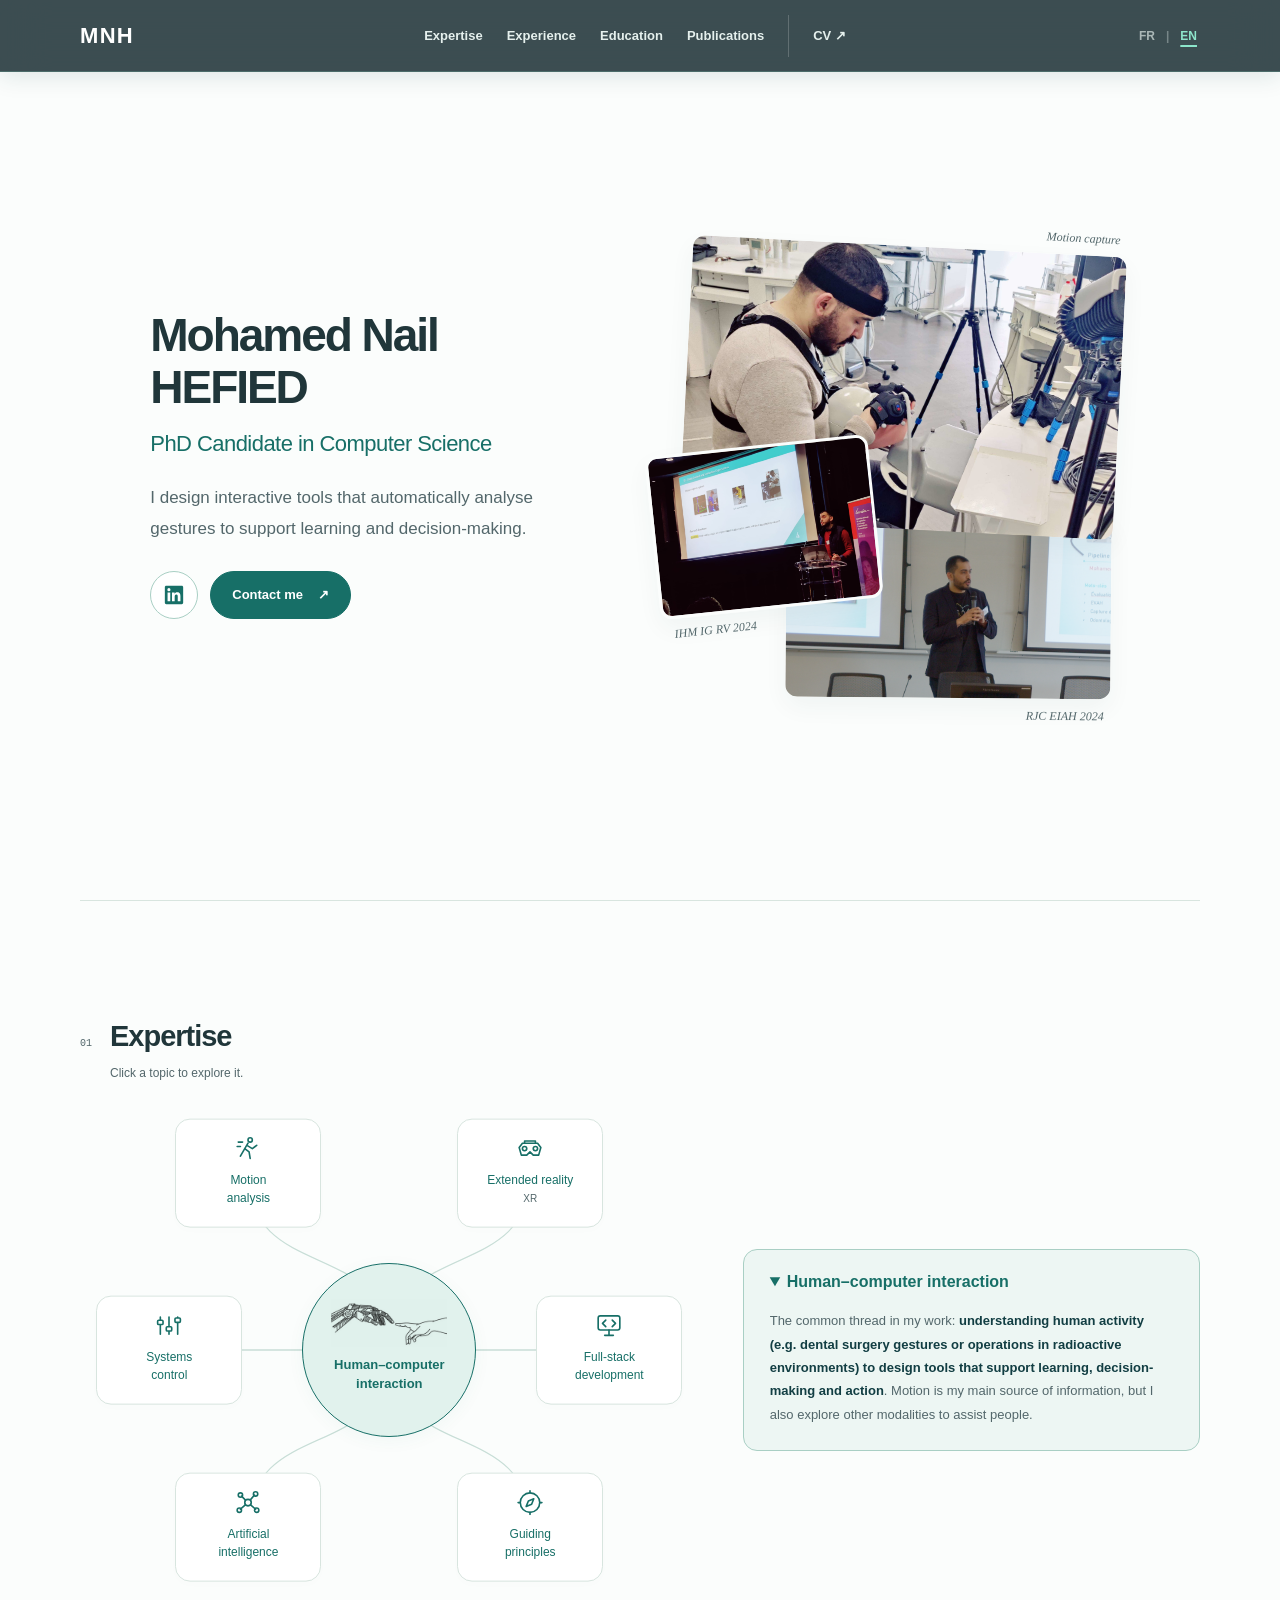
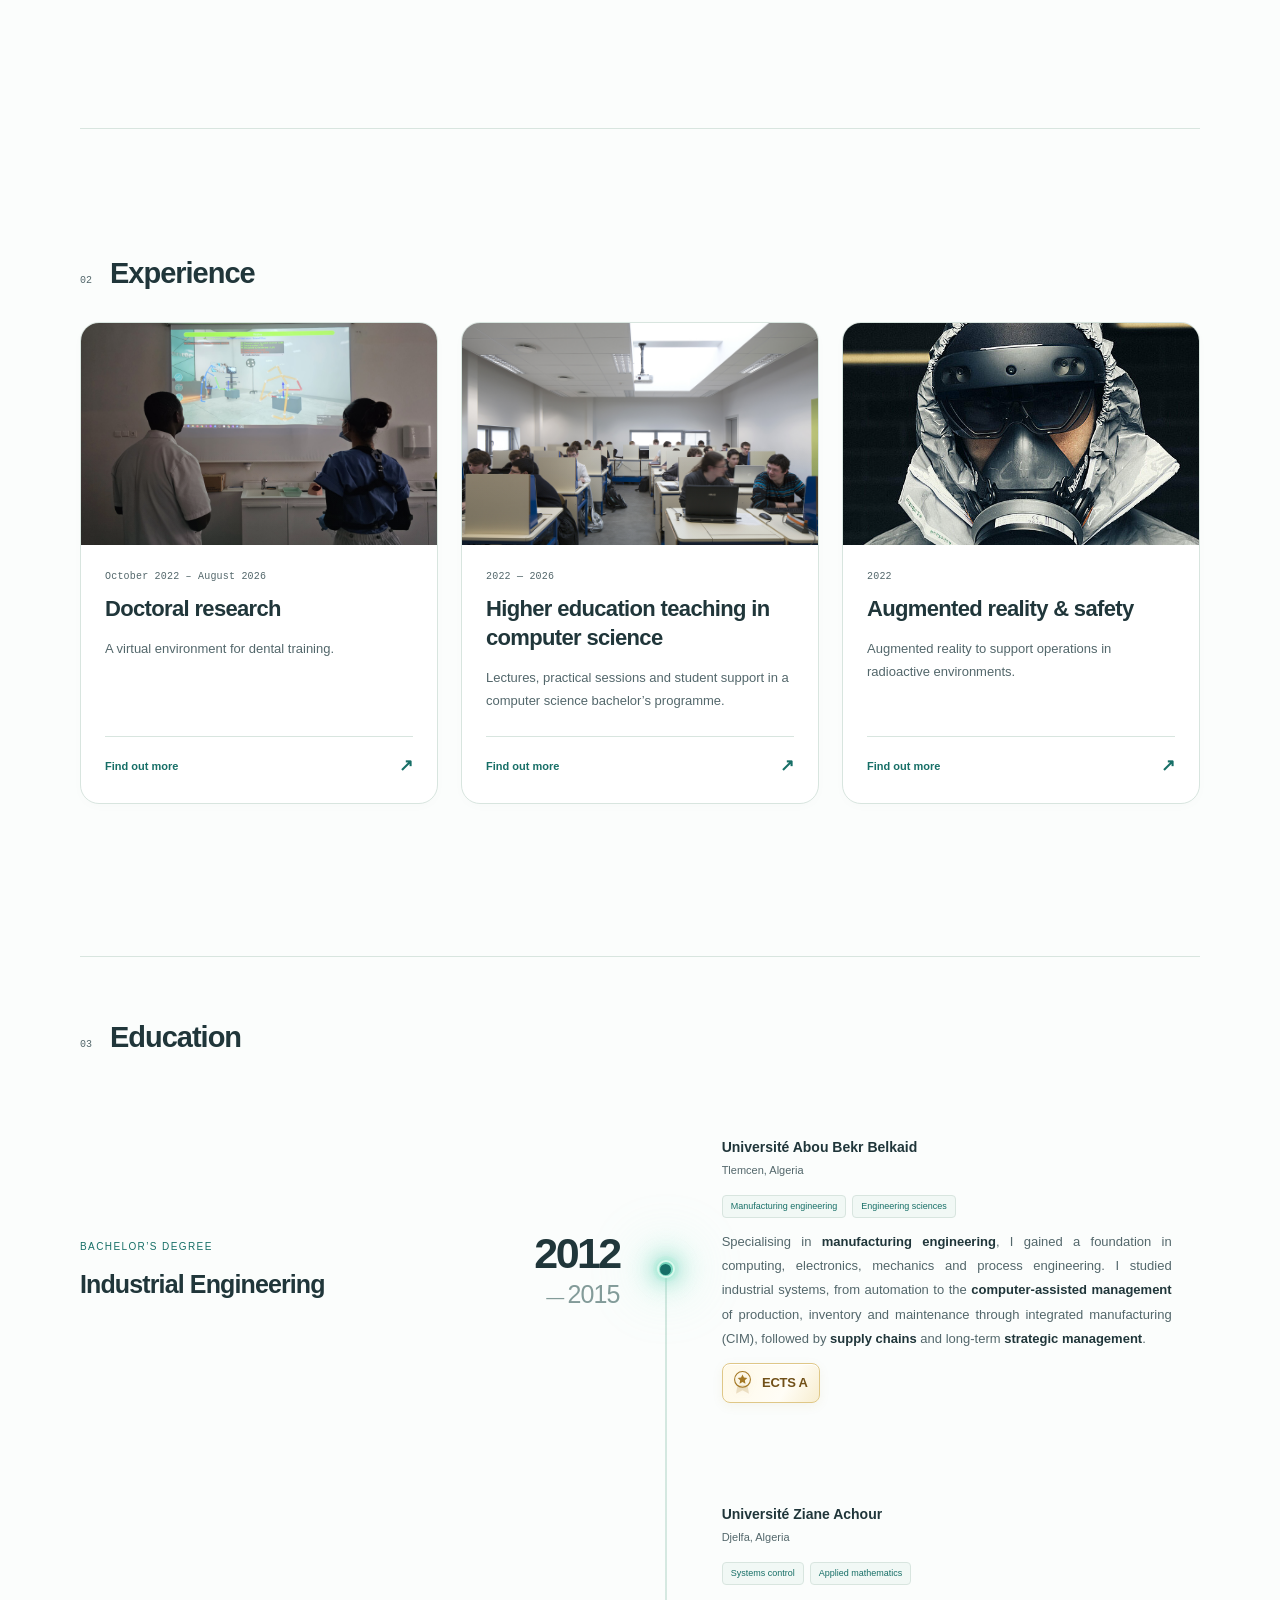
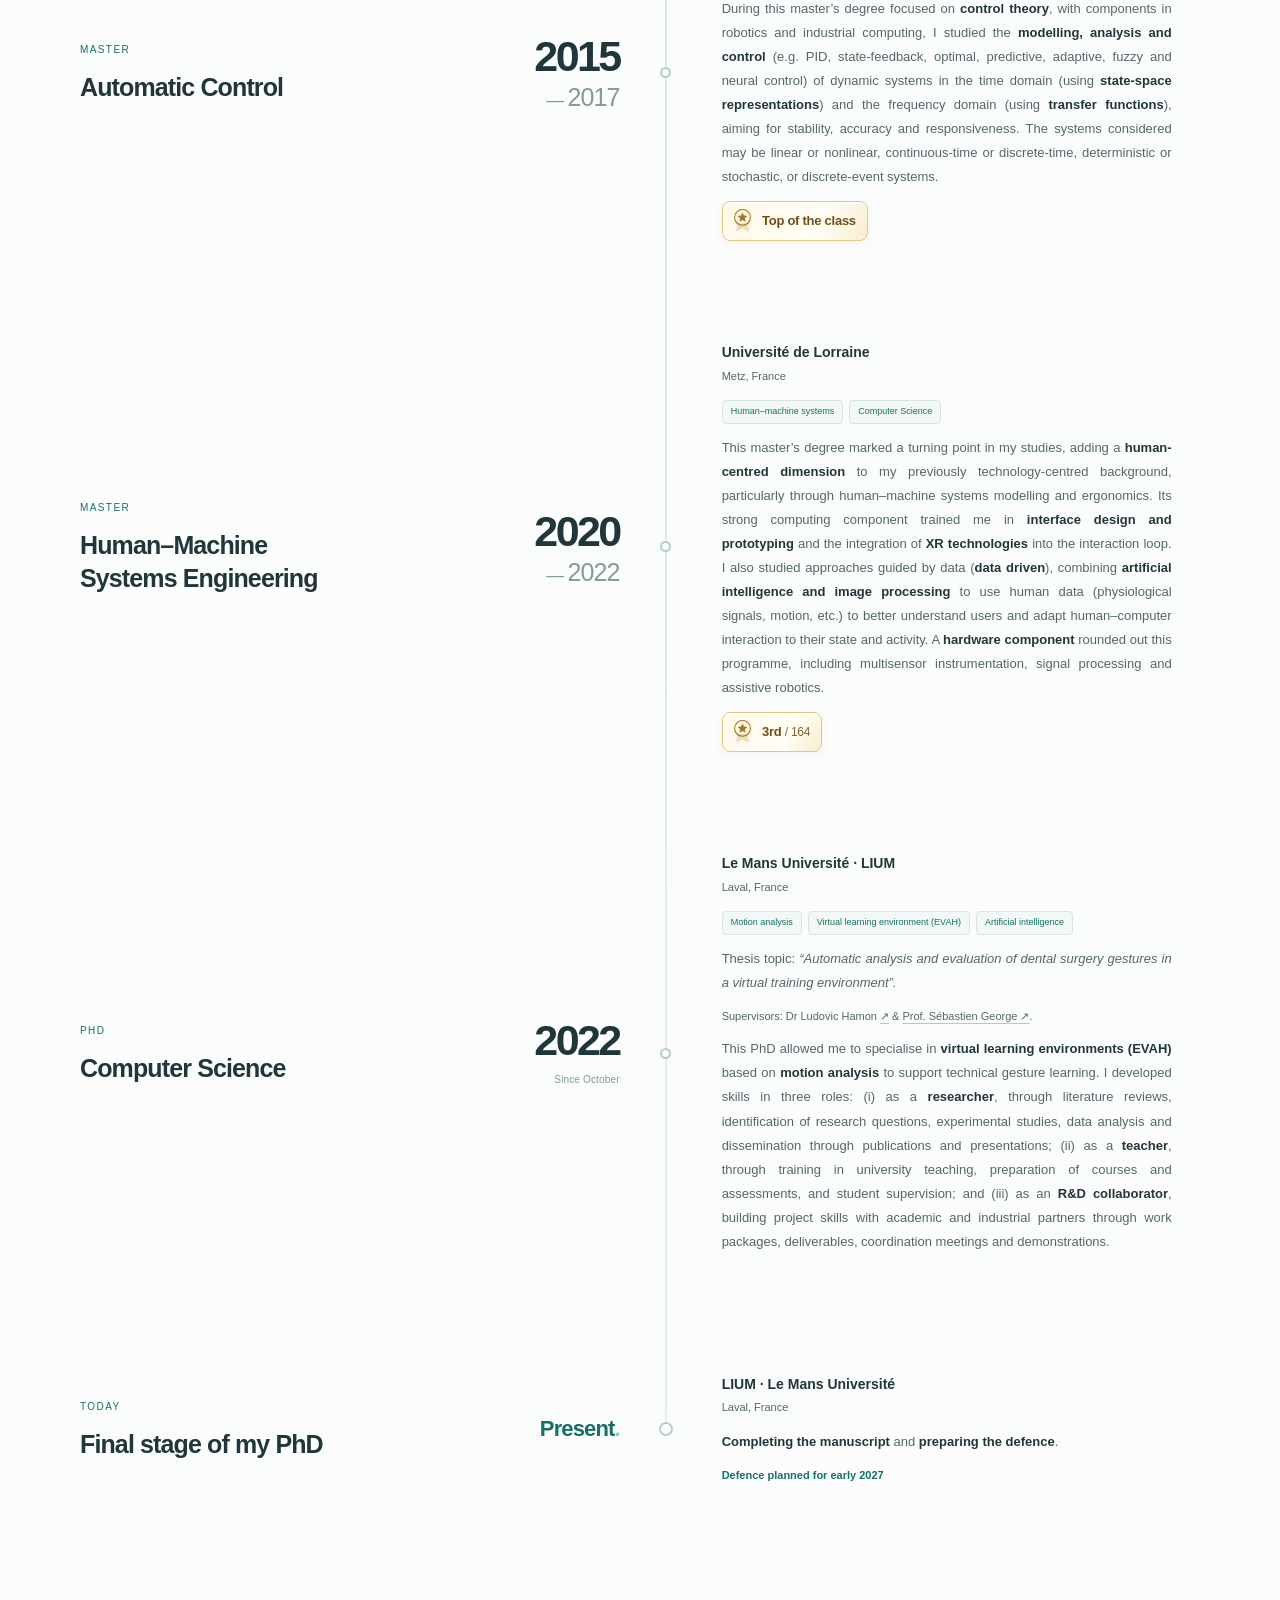
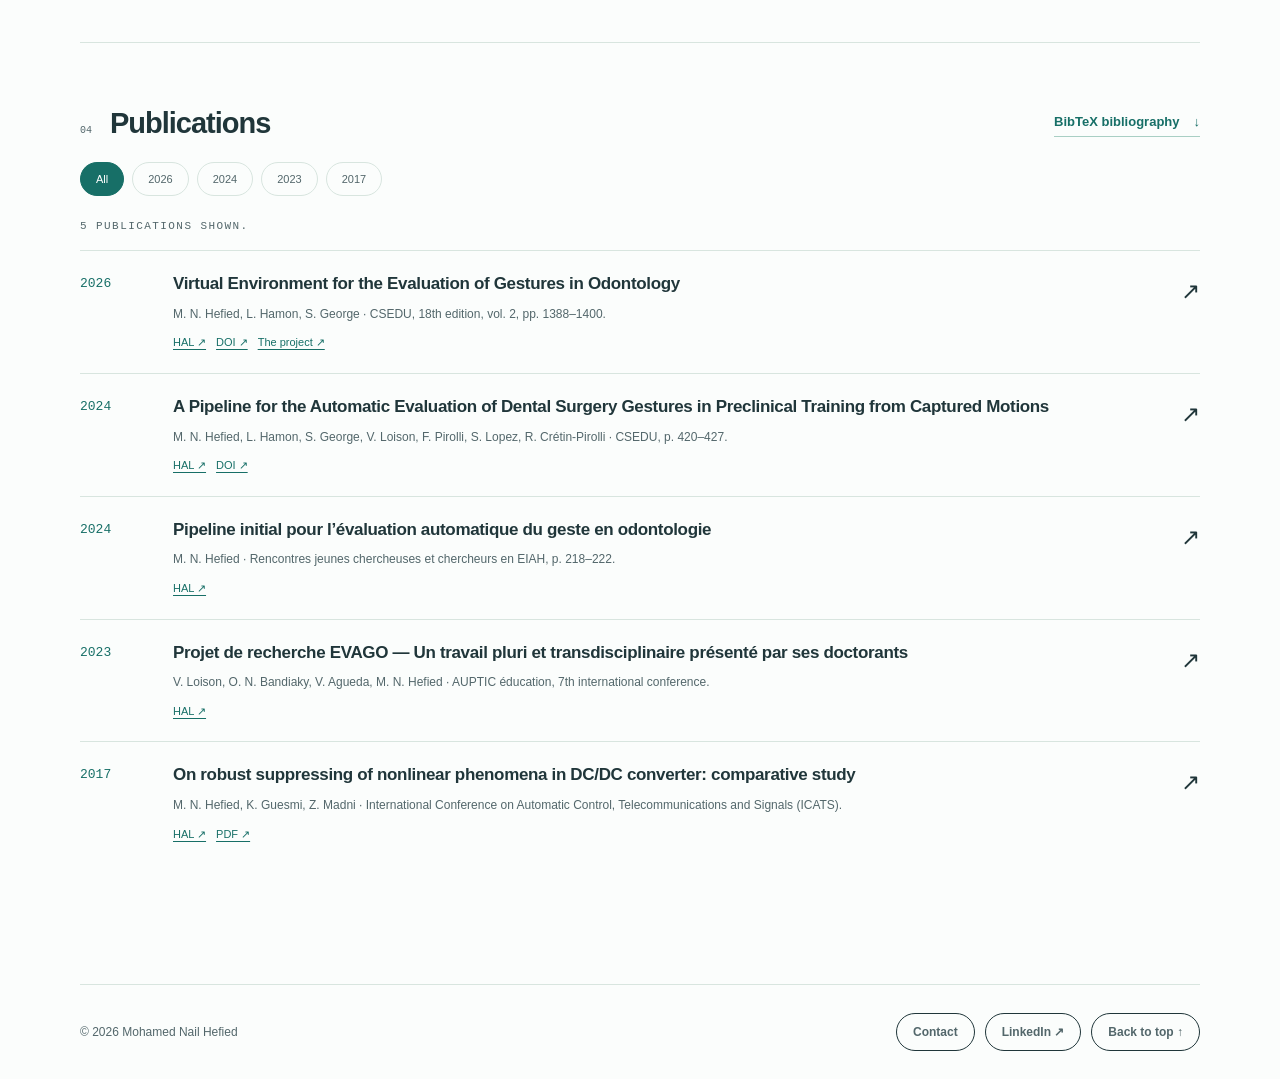
<file: en/index.html>
﻿<!doctype html>
<html lang="en">
<head>
  <meta charset="utf-8"><meta name="viewport" content="width=device-width, initial-scale=1">
  <meta name="description" content="Mohamed Nail Hefied, PhD candidate in computer science at LIUM. Expertise, education, research and teaching experience.">
  <meta name="theme-color" content="#123e43"><title>Mohamed Nail Hefied — Research & background</title>
  <link rel="icon" href="../assets/images/favicon.svg" type="image/svg+xml"><link rel="stylesheet" href="../styles.css"><link rel="stylesheet" href="../home.css"><script src="../site.js" defer></script>
<link rel="stylesheet" href="../hero.css"><script src="../hero.js" defer></script><link rel="stylesheet" href="../navigation.css"><link rel="stylesheet" href="../expertises.css"><script src="../expertises.js" defer></script><link rel="stylesheet" href="../theme.css"><link rel="stylesheet" href="../timeline.css"><script src="../timeline.js" defer></script><link rel="stylesheet" href="../experience-cards.css"><link rel="stylesheet" href="../language.css"><link rel="alternate" hreflang="fr" href="../index.html"><link rel="alternate" hreflang="en" href="index.html"></head>
<body id="haut" class="home-page">
  <div class="site-intro" id="site-intro" hidden role="status" aria-live="polite" aria-atomic="true">
    <div class="intro-loading"><span class="intro-spinner" aria-hidden="true"></span><span>Loading</span></div>
    <p class="intro-welcome" hidden>Welcome<span>.</span></p>
  </div>
  <a class="skip" href="#contenu">Skip to content</a>
  <header class="site-header"><div class="wrap header-inner">
    <a class="brand" href="#profil" aria-label="Mohamed Nail Hefied — Introduction">MNH</a>
    <button class="menu-toggle" aria-expanded="false" aria-controls="navigation">Menu +</button>
    <nav class="nav" id="navigation" aria-label="Main navigation"><a href="#expertises">Expertise</a><a href="#experiences">Experience</a><a href="#formation">Education</a><a href="#publications">Publications</a><a class="nav-contact" href="cv/index.html">CV ↗</a></nav>

    <div class="language-switch" role="group" aria-label="Language"><a href="../index.html" hreflang="fr" lang="fr" data-language-link>FR</a><span aria-hidden="true">|</span><a href="index.html" hreflang="en" lang="en" aria-current="true" data-language-link>EN</a></div>
  </div></header>
  <main id="contenu">
    <section class="wrap profile-section" id="profil" aria-labelledby="profile-title">
      <div class="photo-hero">
        <div class="photo-introduction">
          <h1 id="profile-title">Mohamed Nail HEFIED</h1>
          <p class="photo-role">PhD Candidate in Computer Science</p>
          <p class="photo-description">I design interactive tools that automatically analyse gestures to support learning and decision-making.</p>
          <div class="hero-actions">
            <a class="hero-linkedin" href="https://www.linkedin.com/in/nailhefied" target="_blank" rel="noopener noreferrer" aria-label="My LinkedIn profile (new tab)" title="My LinkedIn profile"><svg viewBox="0 0 24 24" aria-hidden="true"><path d="M20.45 2H3.55C2.69 2 2 2.68 2 3.52v16.96C2 21.32 2.69 22 3.55 22h16.9c.86 0 1.55-.68 1.55-1.52V3.52C22 2.68 21.31 2 20.45 2ZM7.93 18.75H4.98V9.2h2.95v9.55ZM6.46 7.9a1.71 1.71 0 1 1 0-3.42 1.71 1.71 0 0 1 0 3.42ZM19.02 18.75h-2.94V14.1c0-1.11-.02-2.54-1.55-2.54-1.55 0-1.79 1.21-1.79 2.46v4.73H9.8V9.2h2.82v1.3h.04c.39-.74 1.35-1.53 2.78-1.53 2.97 0 3.58 1.95 3.58 4.48v5.3Z"/></svg></a>
            <a class="button primary" href="mailto:nail.hefied@gmail.com">Contact me <span aria-hidden="true">↗</span></a>
          </div>
        </div>
        <div class="photo-collage" role="group" aria-label="Photos of my research activities and scientific presentations">
          <figure class="collage-photo photo-dental">
            <img src="../assets/images/geste-dentaire.jpg" alt="Mohamed Nail Hefied wearing motion capture sensors during a dental gesture session" width="2560" height="2136" fetchpriority="high">
            <figcaption>Motion capture</figcaption>
          </figure>
          <figure class="collage-photo photo-rjc">
            <img src="../assets/images/rjc-eiah-2024.png" alt="Mohamed Nail Hefied presenting his research at the 2024 EIAH Young Researchers’ Meeting" width="1920" height="1080">
            <figcaption>RJC EIAH 2024</figcaption>
          </figure>
          <figure class="collage-photo photo-ihm">
            <img src="../assets/images/ihm-ig-rv-2024.jpg" alt="Mohamed Nail Hefied presenting research at the IHM–IG–RV Workshop" width="1600" height="1200">
            <figcaption>IHM IG RV 2024</figcaption>
          </figure>
        </div>
      </div>
    </section>
    <section class="wrap home-section expertise-zone" id="expertises" aria-labelledby="map-caption">
      <div class="expertise-heading"><div class="home-section-heading"><p class="home-section-index">01</p><h2 id="map-caption">Expertise</h2></div><p class="expertise-instruction">Click a topic to explore it.</p></div>
      <svg class="expertise-icon-library" width="0" height="0" aria-hidden="true" xmlns="http://www.w3.org/2000/svg"><defs>
        <symbol id="icon-motion" viewBox="0 0 24 24"><g fill="none" stroke="currentColor" stroke-width="1.5" stroke-linecap="round" stroke-linejoin="round"><circle cx="14" cy="4" r="2"/><path d="m12 7-3 5 4 3 1 6m-5-9-4 7m6-10 5 3 4-3M3 6h4M2 10h3"/></g></symbol>
        <symbol id="icon-xr" viewBox="0 0 24 24"><g fill="none" stroke="currentColor" stroke-width="1.5" stroke-linecap="round" stroke-linejoin="round"><path d="M5 7h14l3 4-2 7h-5l-3-3-3 3H4l-2-7ZM7 7V5h10v2"/><circle cx="7" cy="12" r="2"/><circle cx="17" cy="12" r="2"/></g></symbol>
        <symbol id="icon-control" viewBox="0 0 24 24"><g fill="none" stroke="currentColor" stroke-width="1.5" stroke-linecap="round"><path d="M4 4v16m8-16v16m8-16v16"/><rect x="1.5" y="7" width="5" height="4" rx="1" fill="var(--paper)"/><rect x="9.5" y="13" width="5" height="4" rx="1" fill="var(--paper)"/><rect x="17.5" y="5" width="5" height="4" rx="1" fill="var(--paper)"/></g></symbol>
        <symbol id="icon-fullstack" viewBox="0 0 24 24"><g fill="none" stroke="currentColor" stroke-width="1.5" stroke-linecap="round" stroke-linejoin="round"><rect x="2" y="3" width="20" height="13" rx="2"/><path d="m9 7-3 3 3 3m6-6 3 3-3 3M8 21h8m-4-5v5"/></g></symbol>
        <symbol id="icon-ai" viewBox="0 0 24 24"><g fill="none" stroke="currentColor" stroke-width="1.5" stroke-linecap="round" stroke-linejoin="round"><path d="m6 6 6 6 6-7m-6 7 7 6m-7-6-7 6"/><circle cx="12" cy="12" r="3" fill="var(--paper)"/><circle cx="5" cy="5" r="2"/><circle cx="19" cy="4" r="2"/><circle cx="20" cy="19" r="2"/><circle cx="4" cy="19" r="2"/></g></symbol>
        <symbol id="icon-principles" viewBox="0 0 24 24"><g fill="none" stroke="currentColor" stroke-width="1.5" stroke-linecap="round" stroke-linejoin="round"><circle cx="12" cy="12" r="9"/><path d="m15.5 8.5-2 5-5 2 2-5Z"/><path d="M12 1v2m0 18v2M1 12h2m18 0h2"/></g></symbol>
      </defs></svg>
      <div class="expertise-layout">
      <div class="interactive-map" role="group" aria-label="Interactive expertise map">
        <svg class="expertise-connections" viewBox="0 0 900 470" preserveAspectRatio="none" fill="none" aria-hidden="true"><g class="expertise-branches"><path data-branch="motion" d="M450 235C450 120 245 170 245 58"/><path data-branch="xr" d="M450 235C450 120 655 170 655 58"/><path data-branch="control" d="M450 235H130"/><path data-branch="fullstack" d="M450 235H770"/><path data-branch="ai" d="M450 235C450 350 245 300 245 412"/><path data-branch="principles" d="M450 235C450 350 655 300 655 412"/></g></svg>
        <button class="expertise-node expertise-hub" data-expertise="ihm" aria-expanded="false" aria-controls="expertise-ihm"><img class="hub-icon" src="../assets/images/interaction-humain-machine.png" alt="" width="298" height="124"><span>Human–computer<br>interaction</span></button>
        <button class="expertise-node expertise-motion" data-expertise="motion" aria-expanded="false" aria-controls="expertise-motion"><svg class="expertise-node-icon" aria-hidden="true"><use href="#icon-motion"/></svg><span>Motion<br>analysis</span></button>
        <button class="expertise-node expertise-xr" data-expertise="xr" aria-expanded="false" aria-controls="expertise-xr"><svg class="expertise-node-icon" aria-hidden="true"><use href="#icon-xr"/></svg><span>Extended reality<br><small>XR</small></span></button>
        <button class="expertise-node expertise-control" data-expertise="control" aria-expanded="false" aria-controls="expertise-control"><svg class="expertise-node-icon" aria-hidden="true"><use href="#icon-control"/></svg><span>Systems<br>control</span></button>
        <button class="expertise-node expertise-fullstack" data-expertise="fullstack" aria-expanded="false" aria-controls="expertise-fullstack"><svg class="expertise-node-icon" aria-hidden="true"><use href="#icon-fullstack"/></svg><span>Full-stack<br>development</span></button>
        <button class="expertise-node expertise-ai" data-expertise="ai" aria-expanded="false" aria-controls="expertise-ai"><svg class="expertise-node-icon" aria-hidden="true"><use href="#icon-ai"/></svg><span>Artificial<br>intelligence</span></button>
        <button class="expertise-node expertise-principles" data-expertise="principles" aria-expanded="false" aria-controls="expertise-principles"><svg class="expertise-node-icon" aria-hidden="true"><use href="#icon-principles"/></svg><span>Guiding<br>principles</span></button>
      </div>
      <div class="expertise-panels">
        <details class="expertise-detail" id="expertise-ihm"><summary>Human–computer interaction</summary><div class="expertise-detail-body"><p>The common thread in my work: <strong>understanding human activity (e.g. dental surgery gestures or operations in radioactive environments) to design tools that support learning, decision-making and action</strong>. Motion is my main source of information, but I also explore other modalities to assist people.</p></div></details>
        <details class="expertise-detail" id="expertise-motion"><summary>Motion analysis</summary><div class="expertise-detail-body"><p>Automatic motion analysis is <strong>a key strength of my profile</strong> and the main expertise I developed during my PhD. From motion traces, I <strong>design and integrate gesture and posture analysis tools</strong> to address experts’ observation needs.</p><p>To support this work, I developed <strong>hands-on expertise in motion capture</strong> with different systems: marker-based optical capture (e.g. Qualisys), markerless capture (e.g. Azure Kinect) and inertial capture (e.g. Perception Neuron).</p><a class="text-link" href="veego.html#approche">Explore the VEEGO approach ↗</a></div></details>
        <details class="expertise-detail" id="expertise-xr"><summary>Extended reality · XR</summary><div class="expertise-detail-body"><p>I enjoy working with virtual and augmented reality for their ability to <strong>present information in 3D</strong> and place it in the user’s environment. I also develop desktop, mobile and web interfaces according to users’ needs and contexts.</p><p><strong>Unreal Engine</strong> is a key strength in my XR development skills. I used it to build my latest virtual environment, VEEGO, and <strong>taught it to third-year computer science students</strong>.</p><div class="expertise-tools"><span>Unreal Engine</span><span>Meta Quest</span><span>HoloLens 2</span></div><div class="expertise-related"><a class="text-link" href="veego.html">VEEGO virtual environment ↗</a><a class="text-link" href="realite-augmentee.html">Augmented reality at LIST ↗</a><a class="text-link" href="experiences.html#but3">Teaching Unreal Engine in the third year of the BUT ↗</a></div></div></details>
        <details class="expertise-detail" id="expertise-control"><summary>Systems control</summary><div class="expertise-detail-body"><p>My master’s degree in automatic control provided training in <strong>modelling, analysis and control of physical systems</strong>.</p><p>Together with motion analysis and virtual environments, these skills fuel my interest in <strong>human–robot collaboration</strong>.</p></div></details>
        <details class="expertise-detail" id="expertise-fullstack"><summary>Full-stack development</summary><div class="expertise-detail-body"><p>Full-stack development is my <strong>core computing foundation</strong>, built throughout my studies and work to support both professional and personal projects. It allows me to connect <strong>user interfaces, application logic and data management</strong>.</p><div class="expertise-tools"><span>TypeScript · React</span><span>SQL · MongoDB</span><span>Python · C / C++</span><span>React Native (mobile)</span><span>Rust / Tauri (desktop)</span></div></div></details>
        <details class="expertise-detail" id="expertise-ai"><summary>Artificial intelligence</summary><div class="expertise-detail-body"><p>Artificial intelligence was part of my studies, and I <strong>apply it in my projects</strong>, particularly in automatic motion analysis.</p><p>In my personal projects, I explore <strong>LLMs</strong>, <strong>sovereign AI agent tools</strong> and knowledge management through the <strong>second brain</strong>.</p><a class="text-link" href="https://hal.science/hal-05631504">Read my latest paper · VEEGO ↗</a></div></details>
        <details class="expertise-detail expertise-principles-panel" id="expertise-principles"><summary>Guiding principles</summary><div class="expertise-detail-body"><p>I am interested in <strong>applied research</strong>. Aware of the gap between academic research and its practical applications, I work to overcome technical and methodological barriers and deliver solutions that are <strong>practical</strong>, <strong>scalable</strong>, <strong>affordable</strong>, <strong>non-intrusive</strong>, <strong>easy to deploy in the field</strong> and <strong>easy for end users to adopt</strong>. The <strong>traceability of my working methodology</strong> is also a major priority.</p></div></details>
      </div>
      </div>
      <p class="expertise-status" role="status" aria-live="polite"></p>
      <noscript><style>.expertise-layout .interactive-map{transform:none}.expertise-layout .expertise-panels{display:block;opacity:1;visibility:visible;pointer-events:auto;transform:none}.expertise-detail:not([open]){display:block}</style><p class="expertise-nojs">Open the topics above to explore my expertise.</p></noscript>
    </section>

    <section class="wrap home-section" id="experiences" aria-labelledby="experiences-title">
      <div class="home-section-heading"><p class="home-section-index">02</p><h2 id="experiences-title">Experience</h2></div>
      <div class="experience-cards">
        <a class="experience-card" href="veego.html">
          <span class="experience-card-media"><img src="../assets/images/veego-retour-visuel.jpeg" alt="Visual feedback from VEEGO during a dental training session" width="4000" height="3000" loading="lazy"><span class="card-media-arrow" aria-hidden="true">↗</span></span>
          <div class="experience-card-body"><p class="card-period">October 2022 – August 2026</p><h3>Doctoral research</h3><p class="card-description">A virtual environment for dental training.</p><span class="card-link">Find out more <span aria-hidden="true">↗</span></span></div>
        </a>
        <a class="experience-card" href="experiences.html">
          <span class="experience-card-media"><img src="../assets/images/enseignement-iut-laval.jpg" alt="Computer science teaching room at IUT de Laval" width="1600" height="1067" loading="lazy"><span class="card-media-arrow" aria-hidden="true">↗</span></span>
          <div class="experience-card-body"><p class="card-period">2022 — 2026</p><h3>Higher education teaching in computer science</h3><p class="card-description">Lectures, practical sessions and student support in a computer science bachelor’s programme.</p><span class="card-link">Find out more <span aria-hidden="true">↗</span></span></div>
        </a>
        <a class="experience-card" href="realite-augmentee.html">
          <span class="experience-card-media"><img src="../assets/images/realite-augmentee-risarx.jpg" alt="Augmented reality headset worn with protective equipment" width="600" height="360" loading="lazy"><span class="card-media-arrow" aria-hidden="true">↗</span></span>
          <div class="experience-card-body"><p class="card-period">2022</p><h3>Augmented reality & safety</h3><p class="card-description">Augmented reality to support operations in radioactive environments.</p><span class="card-link">Find out more <span aria-hidden="true">↗</span></span></div>
        </a>
      </div>
    </section>

    <section class="wrap home-section" id="formation" aria-labelledby="formation-title">
      <div class="home-section-heading"><p class="home-section-index">03</p><h2 id="formation-title">Education</h2></div>
      <div class="education-journey" aria-label="Education timeline, from 2012 to the present">
        <div class="journey-track" aria-hidden="true"><div class="journey-progress"></div><span class="journey-head"><span></span></span></div>
        <ol class="journey-studies">
          <li class="study">
            <div class="study-name"><p class="study-level">Bachelor’s degree</p><h3>Industrial Engineering</h3></div>
            <div class="study-year"><span>2012</span><span class="study-until">2015</span></div>
            <span class="study-marker" aria-hidden="true"></span>
            <div class="study-details"><p class="study-location">Université Abou Bekr Belkaid<span>Tlemcen, Algeria</span></p><ul class="study-keywords" aria-label="Keywords"><li>Manufacturing engineering</li><li>Engineering sciences</li></ul><p>Specialising in <strong>manufacturing engineering</strong>, I gained a foundation in computing, electronics, mechanics and process engineering. I studied industrial systems, from automation to the <strong>computer-assisted management</strong> of production, inventory and maintenance through integrated manufacturing (CIM), followed by <strong>supply chains</strong> and long-term <strong>strategic management</strong>.</p><div class="study-achievement"><span class="achievement-medal" aria-hidden="true"><svg viewBox="0 0 32 36" fill="none"><path d="m9 21-2 12 9-5 9 5-2-12" fill="currentColor" opacity=".2"/><circle cx="16" cy="13" r="11" stroke="currentColor" stroke-width="1.5"/><path d="m16 6 2 4.3 4.7.6-3.4 3.3.8 4.7-4.1-2.2-4.1 2.2.8-4.7-3.4-3.3 4.7-.6Z" fill="currentColor"/></svg></span><div><span class="achievement-label">Academic distinction</span><strong>ECTS A</strong></div></div></div>
          </li>
          <li class="study">
            <div class="study-name"><p class="study-level">Master</p><h3>Automatic Control</h3></div>
            <div class="study-year"><span>2015</span><span class="study-until">2017</span></div>
            <span class="study-marker" aria-hidden="true"></span>
            <div class="study-details"><p class="study-location">Université Ziane Achour<span>Djelfa, Algeria</span></p><ul class="study-keywords" aria-label="Keywords"><li>Systems control</li><li>Applied mathematics</li></ul><p>During this master’s degree focused on <strong>control theory</strong>, with components in robotics and industrial computing, I studied the <strong>modelling, analysis and control</strong> (e.g. PID, state-feedback, optimal, predictive, adaptive, fuzzy and neural control) of dynamic systems in the time domain (using <strong>state-space representations</strong>) and the frequency domain (using <strong>transfer functions</strong>), aiming for stability, accuracy and responsiveness. The systems considered may be linear or nonlinear, continuous-time or discrete-time, deterministic or stochastic, or discrete-event systems.</p><div class="study-achievement"><span class="achievement-medal" aria-hidden="true"><svg viewBox="0 0 32 36" fill="none"><path d="m9 21-2 12 9-5 9 5-2-12" fill="currentColor" opacity=".2"/><circle cx="16" cy="13" r="11" stroke="currentColor" stroke-width="1.5"/><path d="m16 6 2 4.3 4.7.6-3.4 3.3.8 4.7-4.1-2.2-4.1 2.2.8-4.7-3.4-3.3 4.7-.6Z" fill="currentColor"/></svg></span><div><span class="achievement-label">Academic excellence</span><strong>Top of the class</strong></div></div></div>
          </li>
          <li class="study">
            <div class="study-name"><p class="study-level">Master</p><h3>Human–Machine Systems Engineering</h3></div>
            <div class="study-year"><span>2020</span><span class="study-until">2022</span></div>
            <span class="study-marker" aria-hidden="true"></span>
            <div class="study-details"><p class="study-location">Université de Lorraine<span>Metz, France</span></p><ul class="study-keywords" aria-label="Keywords"><li>Human–machine systems</li><li>Computer Science</li></ul><p>This master’s degree marked a turning point in my studies, adding a <strong>human-centred dimension</strong> to my previously technology-centred background, particularly through human–machine systems modelling and ergonomics. Its strong computing component trained me in <strong>interface design and prototyping</strong> and the integration of <strong>XR technologies</strong> into the interaction loop. I also studied approaches guided by data (<strong>data driven</strong>), combining <strong>artificial intelligence and image processing</strong> to use human data (physiological signals, motion, etc.) to better understand users and adapt human–computer interaction to their state and activity. A <strong>hardware component</strong> rounded out this programme, including multisensor instrumentation, signal processing and assistive robotics.</p><div class="study-achievement"><span class="achievement-medal" aria-hidden="true"><svg viewBox="0 0 32 36" fill="none"><path d="m9 21-2 12 9-5 9 5-2-12" fill="currentColor" opacity=".2"/><circle cx="16" cy="13" r="11" stroke="currentColor" stroke-width="1.5"/><path d="m16 6 2 4.3 4.7.6-3.4 3.3.8 4.7-4.1-2.2-4.1 2.2.8-4.7-3.4-3.3 4.7-.6Z" fill="currentColor"/></svg></span><div><span class="achievement-label">Class ranking</span><strong>3rd <span class="achievement-total">/ 164</span></strong></div></div></div>
          </li>
          <li class="study">
            <div class="study-name"><p class="study-level">PhD</p><h3>Computer Science</h3></div>
            <div class="study-year"><span>2022</span><span class="study-until study-since">Since October</span></div>
            <span class="study-marker" aria-hidden="true"></span>
            <div class="study-details"><p class="study-location">Le Mans Université · LIUM<span>Laval, France</span></p><ul class="study-keywords" aria-label="Keywords"><li>Motion analysis</li><li>Virtual learning environment (EVAH)</li><li>Artificial intelligence</li></ul><p>Thesis topic: <em>“Automatic analysis and evaluation of dental surgery gestures in a virtual training environment”.</em></p><p class="study-supervision">Supervisors: Dr Ludovic Hamon <a class="researcher-link" href="https://dblp.org/pid/95/6458.html" title="Ludovic Hamon’s DBLP publications" aria-label="Ludovic Hamon’s DBLP publications">↗</a> & <a class="researcher-link" href="https://scholar.google.com/citations?user=QYQKcOoAAAAJ&amp;hl=fr" title="Sébastien George’s Google Scholar profile">Prof. Sébastien George ↗</a>.</p><p>This PhD allowed me to specialise in <strong>virtual learning environments (EVAH)</strong> based on <strong>motion analysis</strong> to support technical gesture learning. I developed skills in three roles: (i) as a <strong>researcher</strong>, through literature reviews, identification of research questions, experimental studies, data analysis and dissemination through publications and presentations; (ii) as a <strong>teacher</strong>, through training in university teaching, preparation of courses and assessments, and student supervision; and (iii) as an <strong>R&amp;D collaborator</strong>, building project skills with academic and industrial partners through work packages, deliverables, coordination meetings and demonstrations.</p></div>
          </li>
          <li class="study study-now">
            <div class="study-name"><p class="study-level">Today</p><h3>Final stage of my PhD</h3></div>
            <div class="study-year"><span class="study-present">Present<span class="now-dot">.</span></span></div>
            <span class="study-marker" aria-hidden="true"></span>
            <div class="study-details"><p class="study-location">LIUM · Le Mans Université<span>Laval, France</span></p><p><strong>Completing the manuscript</strong> and <strong>preparing the defence</strong>.</p><p class="study-distinction">Defence planned for early 2027</p></div>
          </li>
        </ol>
      </div>
    </section>
    
    <section class="wrap home-section home-publications" id="publications" aria-labelledby="publications-title">
      <div class="section-heading"><div class="home-section-heading"><p class="home-section-index">04</p><h2 id="publications-title">Publications</h2></div><a class="text-link" href="../assets/documents/references.bib" download="references.bib">BibTeX bibliography <span aria-hidden="true">↓</span></a></div>
      <div class="publication-tools" role="group" aria-label="Filter publications by year"><button class="filter" data-filter-year="all" aria-pressed="true">All</button><button class="filter" data-filter-year="2026" aria-pressed="false">2026</button><button class="filter" data-filter-year="2024" aria-pressed="false">2024</button><button class="filter" data-filter-year="2023" aria-pressed="false">2023</button><button class="filter" data-filter-year="2017" aria-pressed="false">2017</button></div>
      <p id="publication-status" class="eyebrow" role="status" style="margin-bottom:15px">5 publications shown.</p>
      <ol class="publication-list">
        <li class="publication" data-year="2026"><span class="publication-year">2026</span><div><h3><a href="https://hal.science/hal-05631504">Virtual Environment for the Evaluation of Gestures in Odontology</a></h3><p>M. N. Hefied, L. Hamon, S. George · CSEDU, 18th edition, vol. 2, pp. 1388–1400.</p><div class="publication-links"><a href="https://hal.science/hal-05631504">HAL ↗</a><a href="https://doi.org/10.5220/0014665700004021">DOI ↗</a><a href="veego.html">The project ↗</a></div></div><span class="publication-mark" aria-hidden="true">↗</span></li>
        <li class="publication" data-year="2024"><span class="publication-year">2024</span><div><h3><a href="https://hal.science/hal-04716141">A Pipeline for the Automatic Evaluation of Dental Surgery Gestures in Preclinical Training from Captured Motions</a></h3><p>M. N. Hefied, L. Hamon, S. George, V. Loison, F. Pirolli, S. Lopez, R. Crétin-Pirolli · CSEDU, p. 420–427.</p><div class="publication-links"><a href="https://hal.science/hal-04716141">HAL ↗</a><a href="https://doi.org/10.5220/0012685000003693">DOI ↗</a></div></div><span class="publication-mark" aria-hidden="true">↗</span></li>
        <li class="publication" data-year="2024"><span class="publication-year">2024</span><div><h3><a href="https://hal.science/hal-04682602" lang="fr">Pipeline initial pour l’évaluation automatique du geste en odontologie</a></h3><p>M. N. Hefied · Rencontres jeunes chercheuses et chercheurs en EIAH, p. 218–222.</p><div class="publication-links"><a href="https://hal.science/hal-04682602">HAL ↗</a></div></div><span class="publication-mark" aria-hidden="true">↗</span></li>
        
        <li class="publication" data-year="2023"><span class="publication-year">2023</span><div><h3><a href="https://hal.science/hal-04323836" lang="fr">Projet de recherche EVAGO — Un travail pluri et transdisciplinaire présenté par ses doctorants</a></h3><p>V. Loison, O. N. Bandiaky, V. Agueda, M. N. Hefied · AUPTIC éducation, 7th international conference.</p><div class="publication-links"><a href="https://hal.science/hal-04323836">HAL ↗</a></div></div><span class="publication-mark" aria-hidden="true">↗</span></li>
        <li class="publication" data-year="2017"><span class="publication-year">2017</span><div><h3><a href="https://hal.science/hal-01910287">On robust suppressing of nonlinear phenomena in DC/DC converter: comparative study</a></h3><p>M. N. Hefied, K. Guesmi, Z. Madni · International Conference on Automatic Control, Telecommunications and Signals (ICATS).</p><div class="publication-links"><a href="https://hal.science/hal-01910287">HAL ↗</a><a href="https://www.researchgate.net/profile/Kamel-Guesmi/publication/322129559_On_robust_suppressing_of_nonlinear_phenomena_in_DCDC_converter_comparative_study/links/5d788462299bf1cb8098248a/On-robust-suppressing-of-nonlinear-phenomena-in-DC-DC-converter-comparative-study.pdf">PDF ↗</a></div></div><span class="publication-mark" aria-hidden="true">↗</span></li>
      </ol>
    </section>
  </main>
  <footer class="wrap site-footer home-footer simple-footer"><span>© 2026 Mohamed Nail Hefied</span><div class="footer-links"><a class="button small" href="mailto:nail.hefied@gmail.com">Contact</a><a class="button small" href="https://www.linkedin.com/in/nailhefied" target="_blank" rel="noopener noreferrer">LinkedIn ↗</a><a class="button small" href="#haut">Back to top ↑</a></div></footer>
<script src="../language.js" defer></script></body>
</html>
</file>
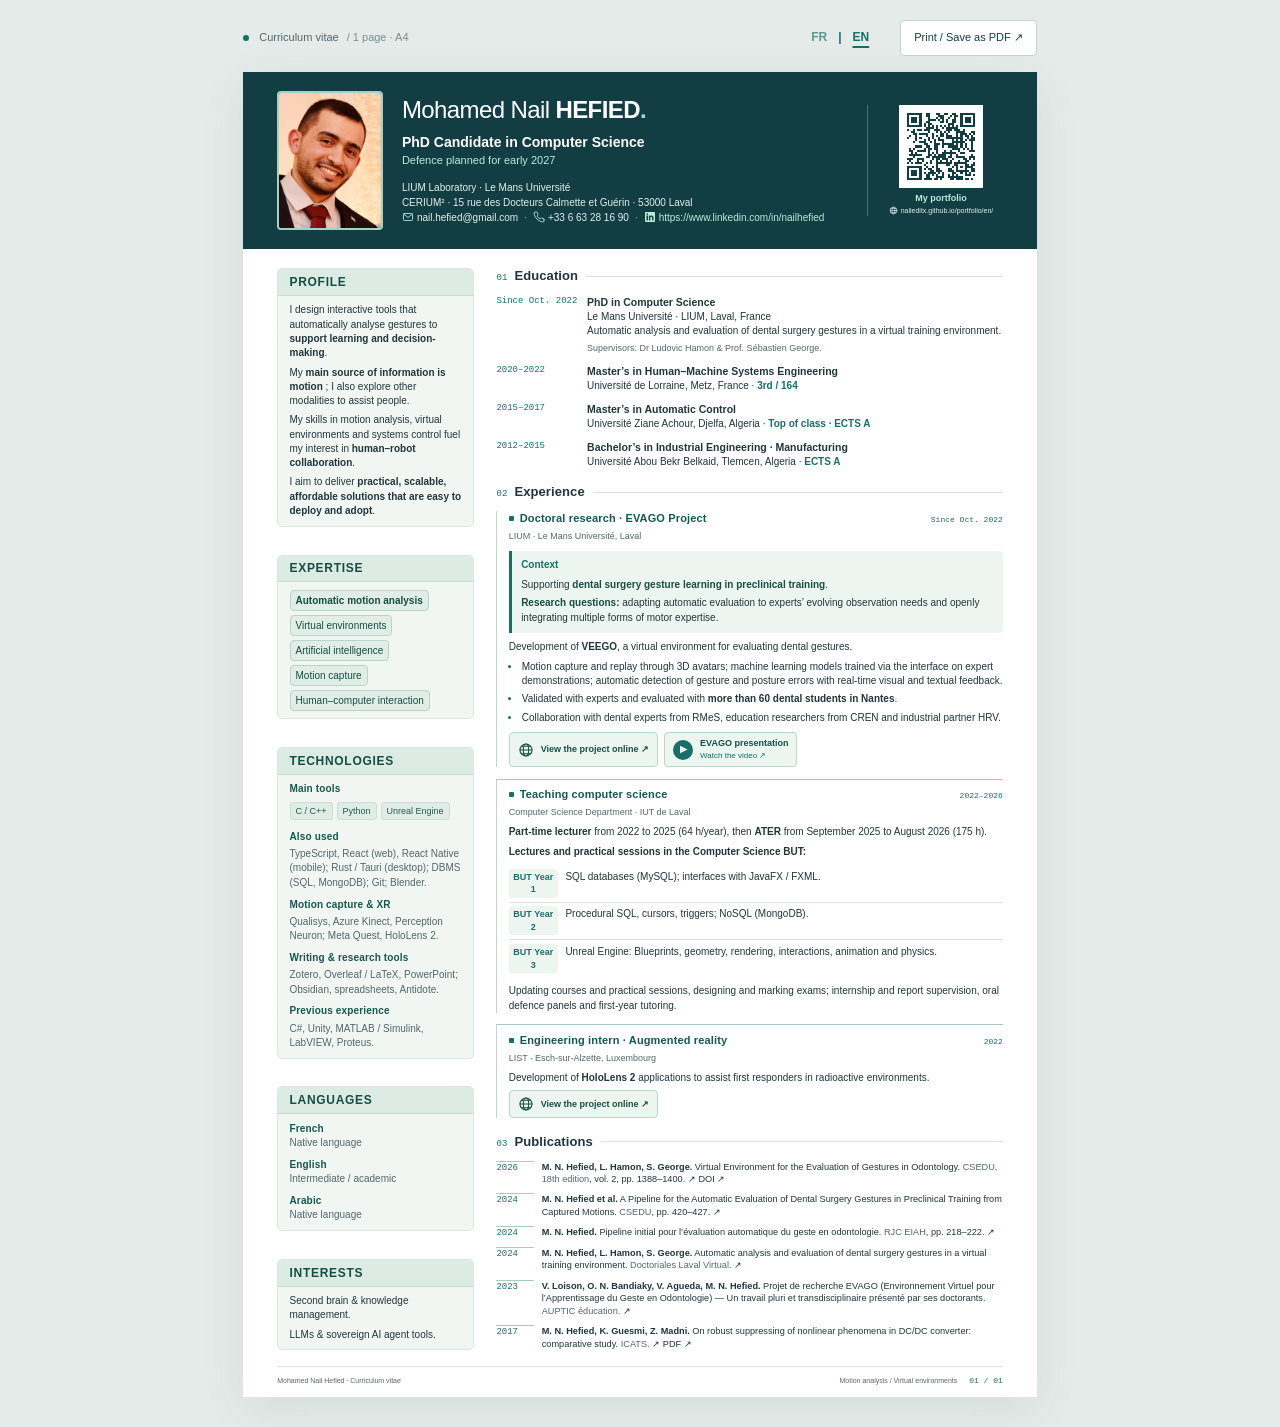
<file: en/cv/index.html>
﻿<!doctype html>
<html lang="en">
<head>
  <meta charset="utf-8">
  <meta name="viewport" content="width=device-width, initial-scale=1">
  <meta name="description" content="Mohamed Nail Hefied — PhD candidate in computer science. Motion analysis and virtual environments.">
  <meta name="theme-color" content="#123e43">
  <title>Mohamed Nail Hefied — Curriculum vitae</title>
  <link rel="stylesheet" href="../../cv/styles.css">
<link rel="stylesheet" href="../../language.css"><link rel="alternate" hreflang="fr" href="../../cv/index.html"><link rel="alternate" hreflang="en" href="index.html"></head>
<body>
  <div class="toolbar"><span><span class="status-dot"></span> Curriculum vitae <span class="toolbar-detail">/ 1 page · A4</span></span><div class="language-switch" role="group" aria-label="Language"><a href="../../cv/index.html" hreflang="fr" lang="fr" data-language-link>FR</a><span aria-hidden="true">|</span><a href="index.html" hreflang="en" lang="en" aria-current="true" data-language-link>EN</a></div><button type="button" onclick="window.print()">Print / Save as PDF ↗</button></div>
  <main class="document">
    <article class="page" aria-labelledby="name">
      <header class="hero">
        <img class="portrait" src="../../assets/images/portrait-mohamed-nail-hefied.jpeg" alt="Portrait of Mohamed Nail Hefied" width="1103" height="1519">
        <div class="identity">
          <h1 id="name">Mohamed Nail <strong>HEFIED<span>.</span></strong></h1>
          <p class="role">PhD Candidate in Computer Science</p>
          <p class="specialty">Defence planned for early 2027</p>
          <address class="contact">
            <div>LIUM Laboratory · Le Mans Université</div>
            <div>CERIUM² · 15 rue des Docteurs Calmette et Guérin · 53000 Laval</div>
            <div class="contact-links"><a href="mailto:nail.hefied@gmail.com"><svg class="contact-icon" viewBox="0 0 24 24" fill="none" stroke="currentColor" stroke-width="1.7" stroke-linecap="round" stroke-linejoin="round" aria-hidden="true"><rect x="3" y="5" width="18" height="14" rx="2"/><path d="m3 6 9 7 9-7"/></svg><span>nail.hefied@gmail.com</span></a><span class="separator" aria-hidden="true">·</span><a href="tel:+33663281690"><svg class="contact-icon" viewBox="0 0 24 24" fill="none" stroke="currentColor" stroke-width="1.7" stroke-linecap="round" stroke-linejoin="round" aria-hidden="true"><path d="M22 16.9v3a2 2 0 0 1-2.2 2 19.8 19.8 0 0 1-8.6-3.1 19.5 19.5 0 0 1-6-6 19.8 19.8 0 0 1-3.1-8.7A2 2 0 0 1 4.1 2h3a2 2 0 0 1 2 1.7c.1 1 .4 1.9.7 2.8a2 2 0 0 1-.5 2.1L8 9.9a16 16 0 0 0 6 6l1.3-1.3a2 2 0 0 1 2.1-.5c.9.3 1.8.6 2.8.7a2 2 0 0 1 1.8 2.1Z"/></svg><span>+33 6 63 28 16 90</span></a><span class="separator" aria-hidden="true">·</span><a class="linkedin-contact" href="https://www.linkedin.com/in/nailhefied" target="_blank" rel="noopener noreferrer"><svg class="contact-icon" viewBox="0 0 24 24" fill="currentColor" aria-hidden="true"><path d="M20.45 2H3.55C2.69 2 2 2.68 2 3.52v16.96C2 21.32 2.69 22 3.55 22h16.9c.86 0 1.55-.68 1.55-1.52V3.52C22 2.68 21.31 2 20.45 2ZM7.93 18.75H4.98V9.2h2.95v9.55ZM6.46 7.9a1.71 1.71 0 1 1 0-3.42 1.71 1.71 0 0 1 0 3.42ZM19.02 18.75h-2.94V14.1c0-1.11-.02-2.54-1.55-2.54-1.55 0-1.79 1.21-1.79 2.46v4.73H9.8V9.2h2.82v1.3h.04c.39-.74 1.35-1.53 2.78-1.53 2.97 0 3.58 1.95 3.58 4.48v5.3Z"/></svg><span>https://www.linkedin.com/in/nailhefied</span></a></div>
          </address>
        </div>

          <section class="portfolio-access">
            <a href="https://naileditx.github.io/portfolio/en/index.html" aria-label="View my portfolio in English">
              <img src="../../assets/images/portfolio-qr-en.svg" alt="QR code linking to my portfolio in English" width="120" height="120">
              <span><strong>My portfolio</strong><span class="portfolio-domain"><svg class="portfolio-globe" viewBox="0 0 24 24" fill="none" stroke="currentColor" stroke-width="1.6" stroke-linecap="round" aria-hidden="true"><circle cx="12" cy="12" r="9"/><ellipse cx="12" cy="12" rx="4" ry="9"/><path d="M3 12h18M5 6.5h14M5 17.5h14"/></svg><span>naileditx.github.io/portfolio/en/</span></span></span>
            </a>
          </section>
      </header>
      <div class="page-body">
        <aside class="sidebar">
          <section class="profile">
            <h2>Profile</h2>
            <p>I design interactive tools that automatically analyse gestures to <strong>support learning and decision-making</strong>.</p>
            <p>My <strong>main source of information is motion</strong> ; I also explore other modalities to assist people.</p>
            <p>My skills in motion analysis, virtual environments and systems control fuel my interest in <strong>human–robot collaboration</strong>.</p>
            <p>I aim to deliver <strong>practical, scalable, affordable solutions that are easy to deploy and adopt</strong>.</p>
          </section>
        <section class="expertise-section" aria-labelledby="expertise-title">
          <h2 id="expertise-title">Expertise</h2>
          <ul><li>Automatic motion analysis</li><li>Virtual environments</li><li>Artificial intelligence</li><li>Motion capture</li><li>Human–computer interaction</li></ul>
        </section>
          <section class="technology-section">
            <h2>Technologies</h2>
            <h3>Main tools</h3>
            <div class="tags"><span>C / C++</span><span>Python</span><span>Unreal Engine</span></div>
            <h3>Also used</h3><p>TypeScript, React (web), React Native (mobile); Rust / Tauri (desktop); DBMS (SQL, MongoDB); Git; Blender.</p>
            <h3>Motion capture & XR</h3><p>Qualisys, Azure Kinect, Perception Neuron; Meta Quest, HoloLens 2.</p>
            <h3>Writing & research tools</h3><p>Zotero, Overleaf / LaTeX, PowerPoint; Obsidian, spreadsheets, Antidote.</p>
            <h3>Previous experience</h3><p>C#, Unity, MATLAB / Simulink, LabVIEW, Proteus.</p>
          </section>
          <section>
            <h2>Languages</h2>
            <dl class="languages"><div><dt>French</dt><dd>Native language</dd></div><div><dt>English</dt><dd>Intermediate / academic</dd></div><div><dt>Arabic</dt><dd>Native language</dd></div></dl>
          </section>
          <section class="interests">
            <h2>Interests</h2>
            <p>Second brain & knowledge management.</p>
            <p>LLMs & sovereign AI agent tools.</p>
          </section>

        </aside>
        <div class="main-column">
          <section class="education">
            <h2><span class="section-number">01</span> Education</h2>
            <div class="education-entry"><span class="date">Since Oct. 2022</span><div><h3>PhD in Computer Science </h3><p>Le Mans Université · LIUM, Laval, France</p><p>Automatic analysis and evaluation of dental surgery gestures in a virtual training environment.</p><p class="muted">Supervisors: Dr Ludovic Hamon & Prof. Sébastien George.</p></div></div>
            <div class="education-entry"><span class="date">2020–2022</span><div><h3>Master’s in Human–Machine Systems Engineering</h3><p>Université de Lorraine, Metz, France · <strong class="accent">3rd / 164</strong></p></div></div>
            <div class="education-entry"><span class="date">2015–2017</span><div><h3>Master’s in Automatic Control</h3><p>Université Ziane Achour, Djelfa, Algeria · <strong class="accent">Top of class · ECTS A</strong></p></div></div>
            <div class="education-entry"><span class="date">2012–2015</span><div><h3>Bachelor’s in Industrial Engineering · Manufacturing</h3><p>Université Abou Bekr Belkaid, Tlemcen, Algeria · <strong class="accent">ECTS A</strong></p></div></div>
          </section>
          <section class="experience">
            <h2><span class="section-number">02</span> Experience</h2>
            <div class="job">
              <div class="job-heading"><h3>Doctoral research · EVAGO Project</h3><span class="date">Since Oct. 2022</span></div>
              <p class="institution">LIUM · Le Mans Université, Laval</p>
              <div class="research-questions" role="group" aria-labelledby="research-context-title">
                <h4 id="research-context-title">Context</h4>
                <p>Supporting <strong>dental surgery gesture learning in preclinical training</strong>.</p>
                <p><strong>Research questions:</strong> adapting automatic evaluation to experts’ evolving observation needs and openly integrating multiple forms of motor expertise.</p>
              </div>
              <p>Development of <strong>VEEGO</strong>, a virtual environment for evaluating dental gestures.</p>
              <ul><li>Motion capture and replay through 3D avatars; machine learning models trained via the interface on expert demonstrations; automatic detection of gesture and posture errors with real-time visual and textual feedback.</li><li>Validated with experts and evaluated with <strong>more than 60 dental students in Nantes</strong>.</li><li>Collaboration with dental experts from RMeS, education researchers from CREN and industrial partner HRV.</li></ul>
              <p class="project-links"><a href="../veego.html"><svg class="web-link-icon" xmlns="http://www.w3.org/2000/svg" viewBox="0 0 24 24" width="16" height="16" fill="none" stroke="currentColor" stroke-width="1.6" stroke-linecap="round" aria-hidden="true"><circle cx="12" cy="12" r="9"/><ellipse cx="12" cy="12" rx="4" ry="9"/><path d="M3 12h18M5 6.5h14M5 17.5h14"/></svg><span>View the project online ↗</span></a><a href="https://www.youtube.com/watch?v=P-7JndlFx4M"><span class="video-play" aria-hidden="true">▶</span><span><strong>EVAGO presentation</strong><span class="video-label">Watch the video ↗</span></span></a></p>
            </div>
            <div class="job">
              <div class="job-heading"><h3>Teaching computer science</h3><span class="date">2022–2026</span></div>
              <p class="institution">Computer Science Department · IUT de Laval</p>
              <p><strong>Part-time lecturer</strong> from 2022 to 2025 (64 h/year), then <strong>ATER</strong> from September 2025 to August 2026 (175 h).</p>
              <p><strong>Lectures and practical sessions in the Computer Science BUT:</strong></p>
              <dl class="teaching-levels">
                <div><dt>BUT Year 1</dt><dd>SQL databases (MySQL); interfaces with JavaFX / FXML.</dd></div>
                <div><dt>BUT Year 2</dt><dd>Procedural SQL, cursors, triggers; NoSQL (MongoDB).</dd></div>
                <div><dt>BUT Year 3</dt><dd>Unreal Engine: Blueprints, geometry, rendering, interactions, animation and physics.</dd></div>
              </dl>
              <p>Updating courses and practical sessions, designing and marking exams; internship and report supervision, oral defence panels and first-year tutoring.</p>
            </div>
            <div class="job">
              <div class="job-heading"><h3>Engineering intern · Augmented reality</h3><span class="date">2022</span></div>
              <p class="institution">LIST · Esch-sur-Alzette, Luxembourg</p>
              <p>Development of <strong>HoloLens 2</strong> applications to assist first responders in radioactive environments.</p>
              <p class="project-links"><a href="../realite-augmentee.html"><svg class="web-link-icon" xmlns="http://www.w3.org/2000/svg" viewBox="0 0 24 24" width="16" height="16" fill="none" stroke="currentColor" stroke-width="1.6" stroke-linecap="round" aria-hidden="true"><circle cx="12" cy="12" r="9"/><ellipse cx="12" cy="12" rx="4" ry="9"/><path d="M3 12h18M5 6.5h14M5 17.5h14"/></svg><span>View the project online ↗</span></a></p>
            </div>
          </section>
          <section class="publications">
            <h2><span class="section-number">03</span> Publications</h2>
            <ol>
              <li><span class="publication-year">2026</span><div><a href="https://hal.science/hal-05631504"><strong>M. N. Hefied, L. Hamon, S. George.</strong> Virtual Environment for the Evaluation of Gestures in Odontology. <em>CSEDU, 18th edition</em>, vol. 2, pp. 1388–1400. ↗</a> <a href="https://doi.org/10.5220/0014665700004021" aria-label="DOI for Virtual Environment for the Evaluation of Gestures in Odontology">DOI ↗</a></div></li>
              <li><span class="publication-year">2024</span><div><a href="https://hal.science/hal-04716141"><strong>M. N. Hefied et al.</strong> A Pipeline for the Automatic Evaluation of Dental Surgery Gestures in Preclinical Training from Captured Motions. <em>CSEDU</em>, pp. 420–427. ↗</a></div></li>
              <li><span class="publication-year">2024</span><div><a href="https://hal.science/hal-04682602"><strong>M. N. Hefied.</strong> Pipeline initial pour l’évaluation automatique du geste en odontologie. <em>RJC EIAH</em>, pp. 218–222. ↗</a></div></li>
              <li><span class="publication-year">2024</span><div><a href="https://laval-virtual.com/doctoriales/"><strong>M. N. Hefied, L. Hamon, S. George.</strong> Automatic analysis and evaluation of dental surgery gestures in a virtual training environment. <em>Doctoriales Laval Virtual.</em> ↗</a></div></li>
              <li><span class="publication-year">2023</span><div><a href="https://hal.science/hal-04323836"><strong>V. Loison, O. N. Bandiaky, V. Agueda, M. N. Hefied.</strong> Projet de recherche EVAGO (Environnement Virtuel pour l’Apprentissage du Geste en Odontologie) — Un travail pluri et transdisciplinaire présenté par ses doctorants. <em>AUPTIC éducation.</em> ↗</a></div></li>
              <li><span class="publication-year">2017</span><div><a href="https://hal.science/hal-01910287"><strong>M. N. Hefied, K. Guesmi, Z. Madni.</strong> On robust suppressing of nonlinear phenomena in DC/DC converter: comparative study. <em>ICATS.</em> ↗</a> <a href="https://www.researchgate.net/profile/Kamel-Guesmi/publication/322129559_On_robust_suppressing_of_nonlinear_phenomena_in_DCDC_converter_comparative_study/links/5d788462299bf1cb8098248a/On-robust-suppressing-of-nonlinear-phenomena-in-DC-DC-converter-comparative-study.pdf" aria-label="PDF — 2017 paper">PDF ↗</a></div></li>
            </ol>
          </section>
        </div>
      </div>
      <footer class="page-footer"><span>Mohamed Nail Hefied · Curriculum vitae</span><span>Motion analysis / Virtual environments <b>01 / 01</b></span></footer>
    </article>
  </main>
<script src="../../language.js" defer></script></body>
</html>
</file>
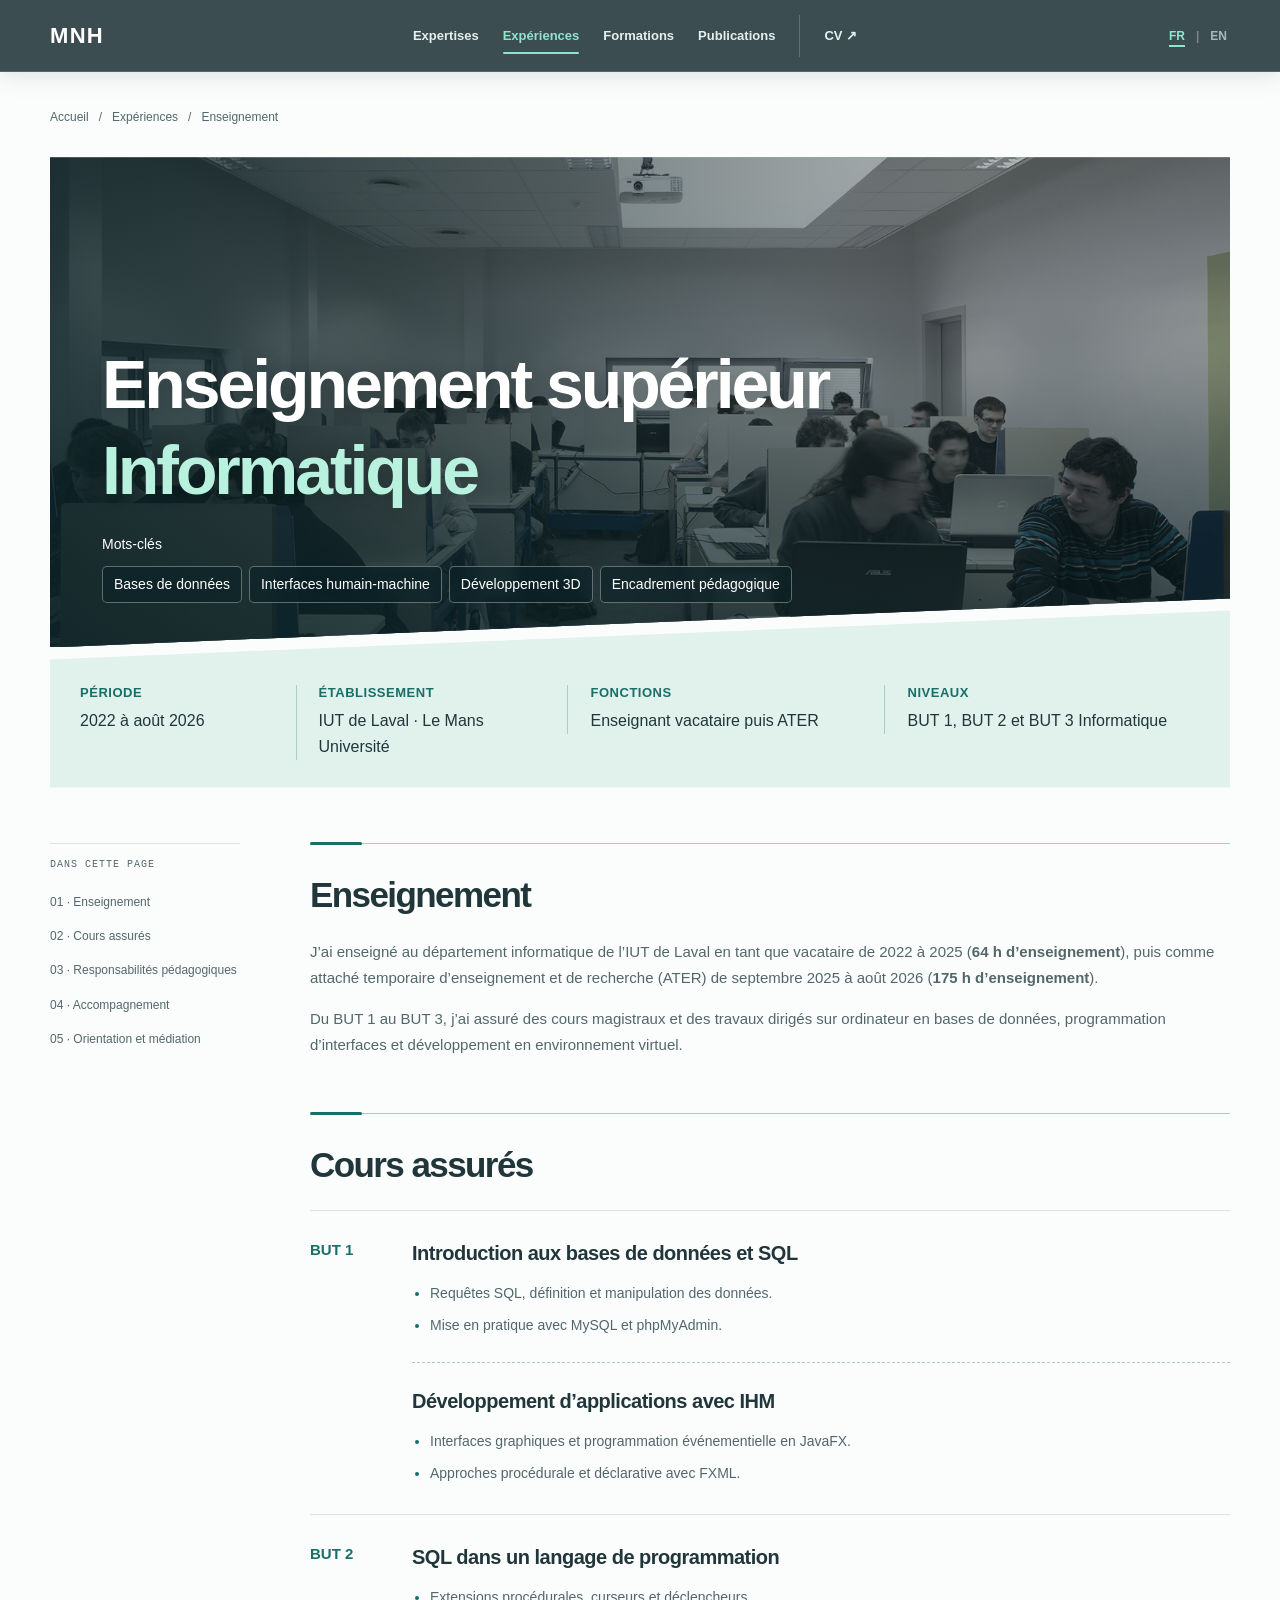
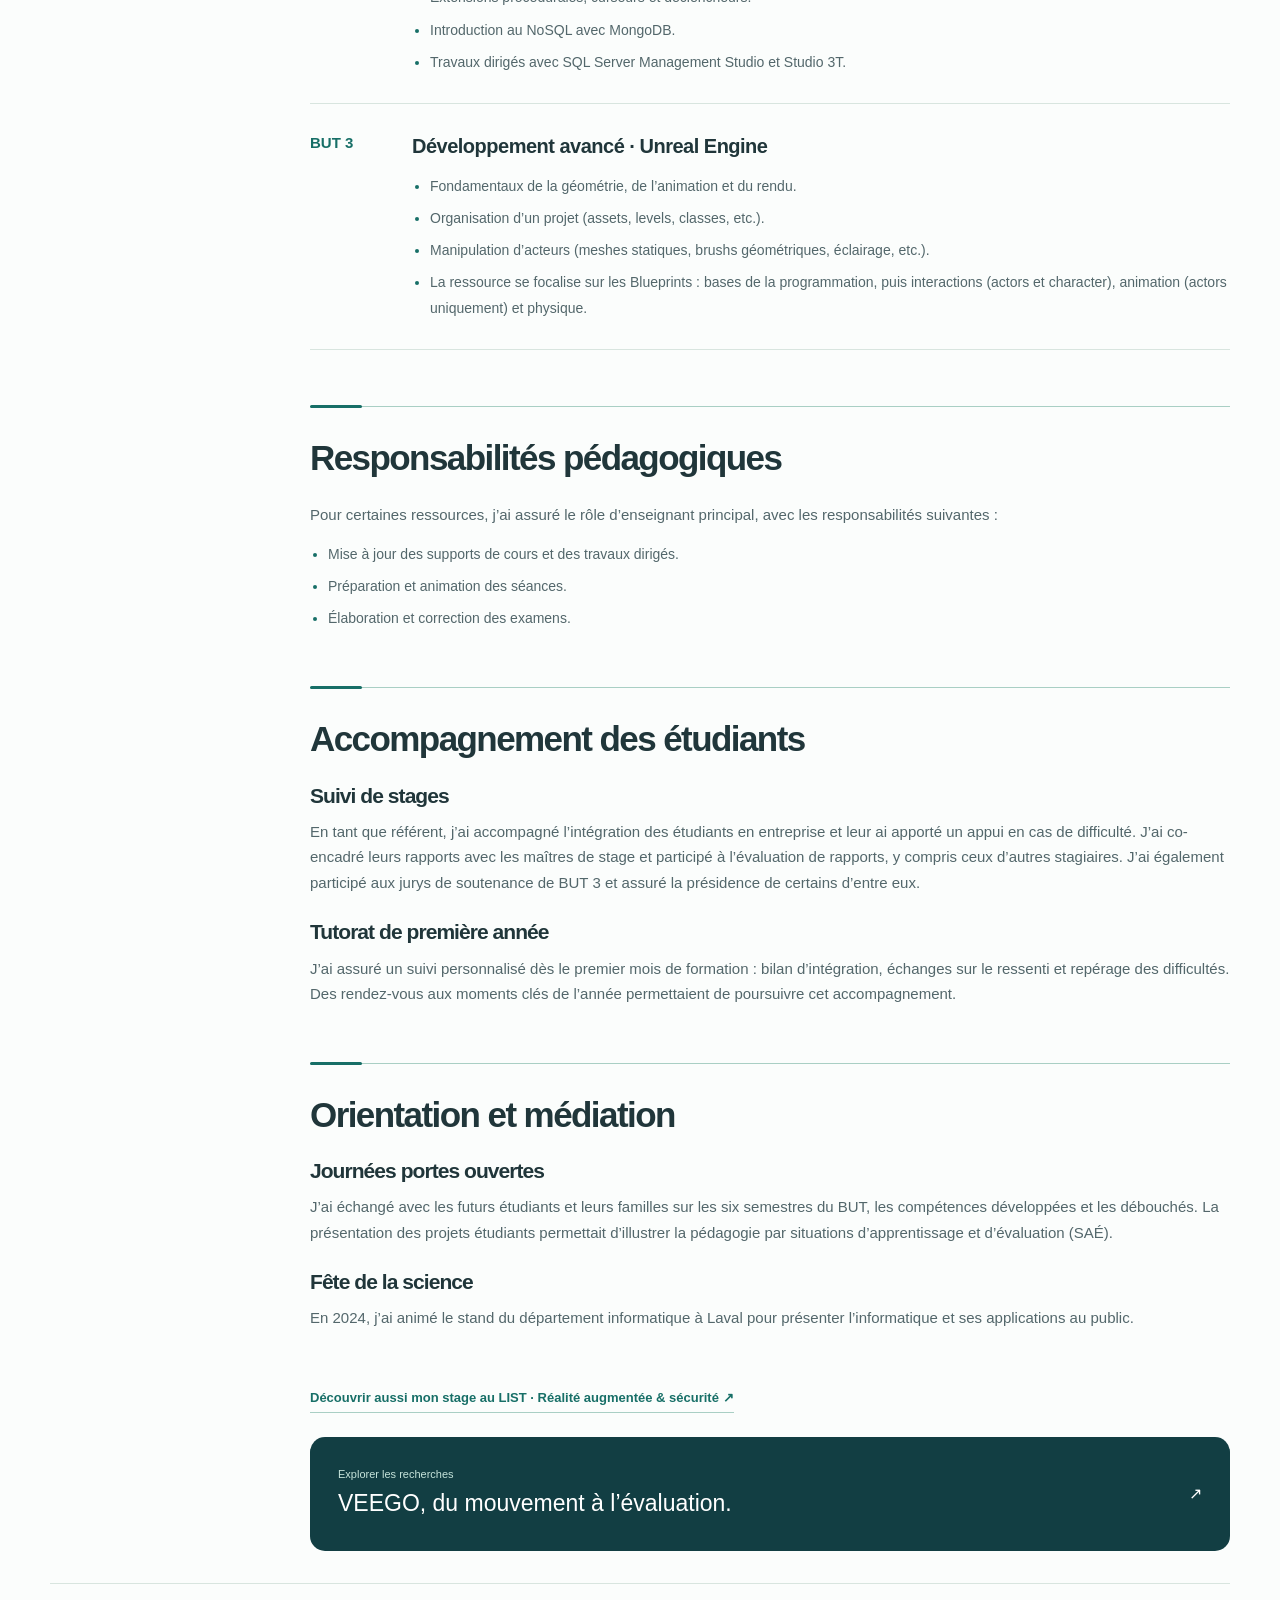
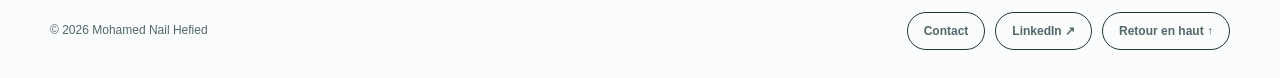
<file: experiences.html>
﻿<!doctype html>
<html lang="fr">
<head><meta charset="utf-8"><meta name="viewport" content="width=device-width, initial-scale=1"><meta name="description" content="Enseignement en informatique à l’IUT de Laval : cours du BUT 1 au BUT 3, responsabilités pédagogiques, suivi de stages et tutorat. Vacataire puis ATER, de 2022 à 2026."><meta name="theme-color" content="#123e43"><title>Enseignement en informatique — Mohamed Nail Hefied</title><link rel="icon" href="assets/images/favicon.svg" type="image/svg+xml"><link rel="stylesheet" href="styles.css"><script src="site.js" defer></script><link rel="stylesheet" href="navigation.css"><link rel="stylesheet" href="theme.css"><link rel="stylesheet" href="experience-details.css"><link rel="stylesheet" href="language.css"><link rel="alternate" hreflang="fr" href="experiences.html"><link rel="alternate" hreflang="en" href="en/experiences.html"></head>
<body id="haut" class="teaching-page">
  <a class="skip" href="#contenu">Aller au contenu</a><header class="site-header"><div class="wrap header-inner"><a class="brand" href="index.html#profil" aria-label="Mohamed Nail Hefied — Introduction">MNH</a><button class="menu-toggle" aria-expanded="false" aria-controls="navigation">Menu +</button><nav class="nav" id="navigation" aria-label="Navigation principale"><a href="index.html#expertises">Expertises</a><a href="index.html#experiences" aria-current="page">Expériences</a><a href="index.html#formation">Formations</a><a href="index.html#publications">Publications</a><a class="nav-contact" href="cv/index.html">CV ↗</a></nav><div class="language-switch" role="group" aria-label="Langue"><a href="experiences.html" hreflang="fr" lang="fr" aria-current="true" data-language-link>FR</a><span aria-hidden="true">|</span><a href="en/experiences.html" hreflang="en" lang="en" data-language-link>EN</a></div></div></header>
  <main class="wrap" id="contenu">
    <nav class="breadcrumb" aria-label="Fil d’Ariane"><a href="index.html">Accueil</a><span aria-hidden="true">/</span><a href="index.html#experiences">Expériences</a><span aria-hidden="true">/</span><span aria-current="page">Enseignement</span></nav>
    <div class="detail-hero"><div class="experience-banner"><img class="experience-cover" src="assets/images/enseignement-iut-laval.jpg" alt="Salle d’enseignement en informatique à l’IUT" width="1600" height="1067" fetchpriority="high"><div class="experience-banner-content"><h1>Enseignement supérieur <span>Informatique</span></h1><div class="research-keywords"><p>Mots-clés</p><ul class="tag-list" aria-label="Mots-clés de l’expérience"><li>Bases de données</li><li>Interfaces humain-machine</li><li>Développement 3D</li><li>Encadrement pédagogique</li></ul></div></div></div></div>
    <div class="detail-meta"><div><span>Période</span>2022 à août 2026</div><div><span>Établissement</span>IUT de Laval · Le Mans Université</div><div><span>Fonctions</span>Enseignant vacataire puis ATER</div><div><span>Niveaux</span>BUT 1, BUT 2 et BUT 3 Informatique</div></div>
    <div class="detail-layout">
      <nav class="detail-toc" aria-label="Sommaire de l’expérience d’enseignement"><p>Dans cette page</p><a href="#enseignement">01 · Enseignement</a><a href="#cours">02 · Cours assurés</a><a href="#responsabilites">03 · Responsabilités pédagogiques</a><a href="#accompagnement">04 · Accompagnement</a><a href="#engagement">05 · Orientation et médiation</a></nav>
      <div>
        <section class="detail-section" id="enseignement" aria-labelledby="enseignement-title"><h2 id="enseignement-title">Enseignement</h2>
          <p>J’ai enseigné au département informatique de l’IUT de Laval en tant que vacataire de 2022 à 2025 (<strong>64 h d’enseignement</strong>), puis comme attaché temporaire d’enseignement et de recherche (ATER) de septembre 2025 à août 2026 (<strong>175 h d’enseignement</strong>).</p>
          <p>Du BUT 1 au BUT 3, j’ai assuré des cours magistraux et des travaux dirigés sur ordinateur en bases de données, programmation d’interfaces et développement en environnement virtuel.</p>
        </section>
        <section class="detail-section" id="cours" aria-labelledby="cours-title"><h2 id="cours-title">Cours assurés</h2>
          <dl class="teaching-detail">
            <div id="but1"><dt>BUT 1</dt><dd>
              <article class="teaching-course"><h3>Introduction aux bases de données et SQL</h3><ul class="teaching-topics"><li>Requêtes SQL, définition et manipulation des données.</li><li>Mise en pratique avec MySQL et phpMyAdmin.</li></ul></article>
              <article class="teaching-course"><h3>Développement d’applications avec IHM</h3><ul class="teaching-topics"><li>Interfaces graphiques et programmation événementielle en JavaFX.</li><li>Approches procédurale et déclarative avec FXML.</li></ul></article>
            </dd></div>
            <div id="but2"><dt>BUT 2</dt><dd>
              <article class="teaching-course"><h3>SQL dans un langage de programmation</h3><ul class="teaching-topics"><li>Extensions procédurales, curseurs et déclencheurs.</li><li>Introduction au NoSQL avec MongoDB.</li><li>Travaux dirigés avec SQL Server Management Studio et Studio 3T.</li></ul></article>
            </dd></div>
            <div id="but3"><dt>BUT 3</dt><dd>
              <article class="teaching-course"><h3>Développement avancé · Unreal Engine</h3><ul class="teaching-topics"><li>Fondamentaux de la géométrie, de l’animation et du rendu.</li><li>Organisation d’un projet (assets, levels, classes, etc.).</li><li>Manipulation d’acteurs (meshes statiques, brushs géométriques, éclairage, etc.).</li><li>La ressource se focalise sur les Blueprints : bases de la programmation, puis interactions (actors et character), animation (actors uniquement) et physique.</li></ul></article>
            </dd></div>
          </dl>
        </section>
        <section class="detail-section" id="responsabilites" aria-labelledby="responsabilites-title"><h2 id="responsabilites-title">Responsabilités pédagogiques</h2>
          <p>Pour certaines ressources, j’ai assuré le rôle d’enseignant principal, avec les responsabilités suivantes :</p>
          <ul class="teaching-topics"><li>Mise à jour des supports de cours et des travaux dirigés.</li><li>Préparation et animation des séances.</li><li>Élaboration et correction des examens.</li></ul>
        </section>
        <section class="detail-section" id="accompagnement" aria-labelledby="accompagnement-title"><h2 id="accompagnement-title">Accompagnement des étudiants</h2>
          <h3>Suivi de stages</h3><p>En tant que référent, j’ai accompagné l’intégration des étudiants en entreprise et leur ai apporté un appui en cas de difficulté. J’ai co-encadré leurs rapports avec les maîtres de stage et participé à l’évaluation de rapports, y compris ceux d’autres stagiaires. J’ai également participé aux jurys de soutenance de BUT 3 et assuré la présidence de certains d’entre eux.</p>
          <h3>Tutorat de première année</h3><p>J’ai assuré un suivi personnalisé dès le premier mois de formation : bilan d’intégration, échanges sur le ressenti et repérage des difficultés. Des rendez-vous aux moments clés de l’année permettaient de poursuivre cet accompagnement.</p>
        </section>
        <section class="detail-section" id="engagement" aria-labelledby="engagement-title"><h2 id="engagement-title">Orientation et médiation</h2>
          <h3>Journées portes ouvertes</h3><p>J’ai échangé avec les futurs étudiants et leurs familles sur les six semestres du BUT, les compétences développées et les débouchés. La présentation des projets étudiants permettait d’illustrer la pédagogie par situations d’apprentissage et d’évaluation (SAÉ).</p>
          <h3>Fête de la science</h3><p>En 2024, j’ai animé le stand du département informatique à Laval pour présenter l’informatique et ses applications au public.</p>
        </section>
        <div class="teaching-other-experience" id="list"><a class="text-link" href="realite-augmentee.html">Découvrir aussi mon stage au LIST · Réalité augmentée &amp; sécurité ↗</a></div>
        <a class="next-project" href="veego.html"><div><small>Explorer les recherches</small><strong>VEEGO, du mouvement à l’évaluation.</strong></div><span aria-hidden="true">↗</span></a>
      </div>
    </div>
  </main><footer class="wrap site-footer simple-footer"><span>© 2026 Mohamed Nail Hefied</span><div class="footer-links"><a class="button small" href="mailto:nail.hefied@gmail.com">Contact</a><a class="button small" href="https://www.linkedin.com/in/nailhefied" target="_blank" rel="noopener noreferrer">LinkedIn ↗</a><a class="button small" href="#haut">Retour en haut ↑</a></div></footer>
<script src="language.js" defer></script></body>
</html>
</file>
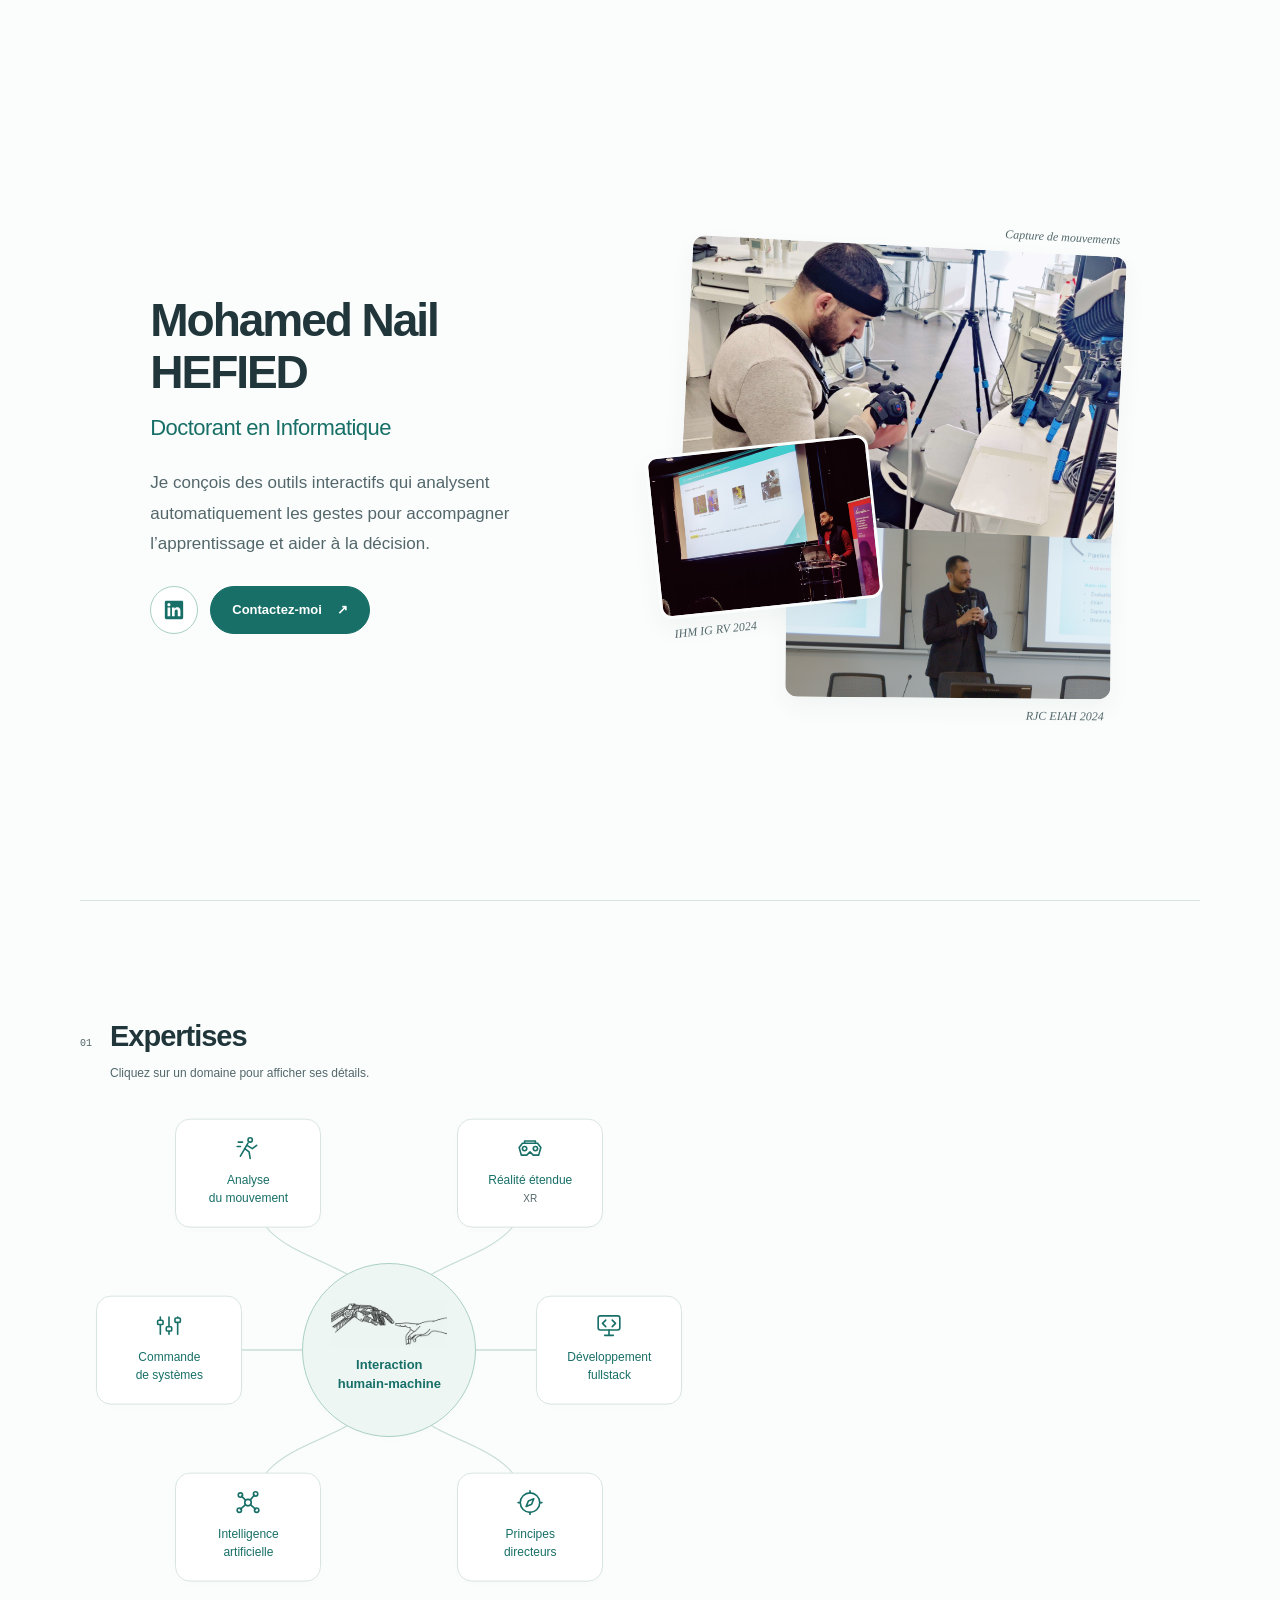
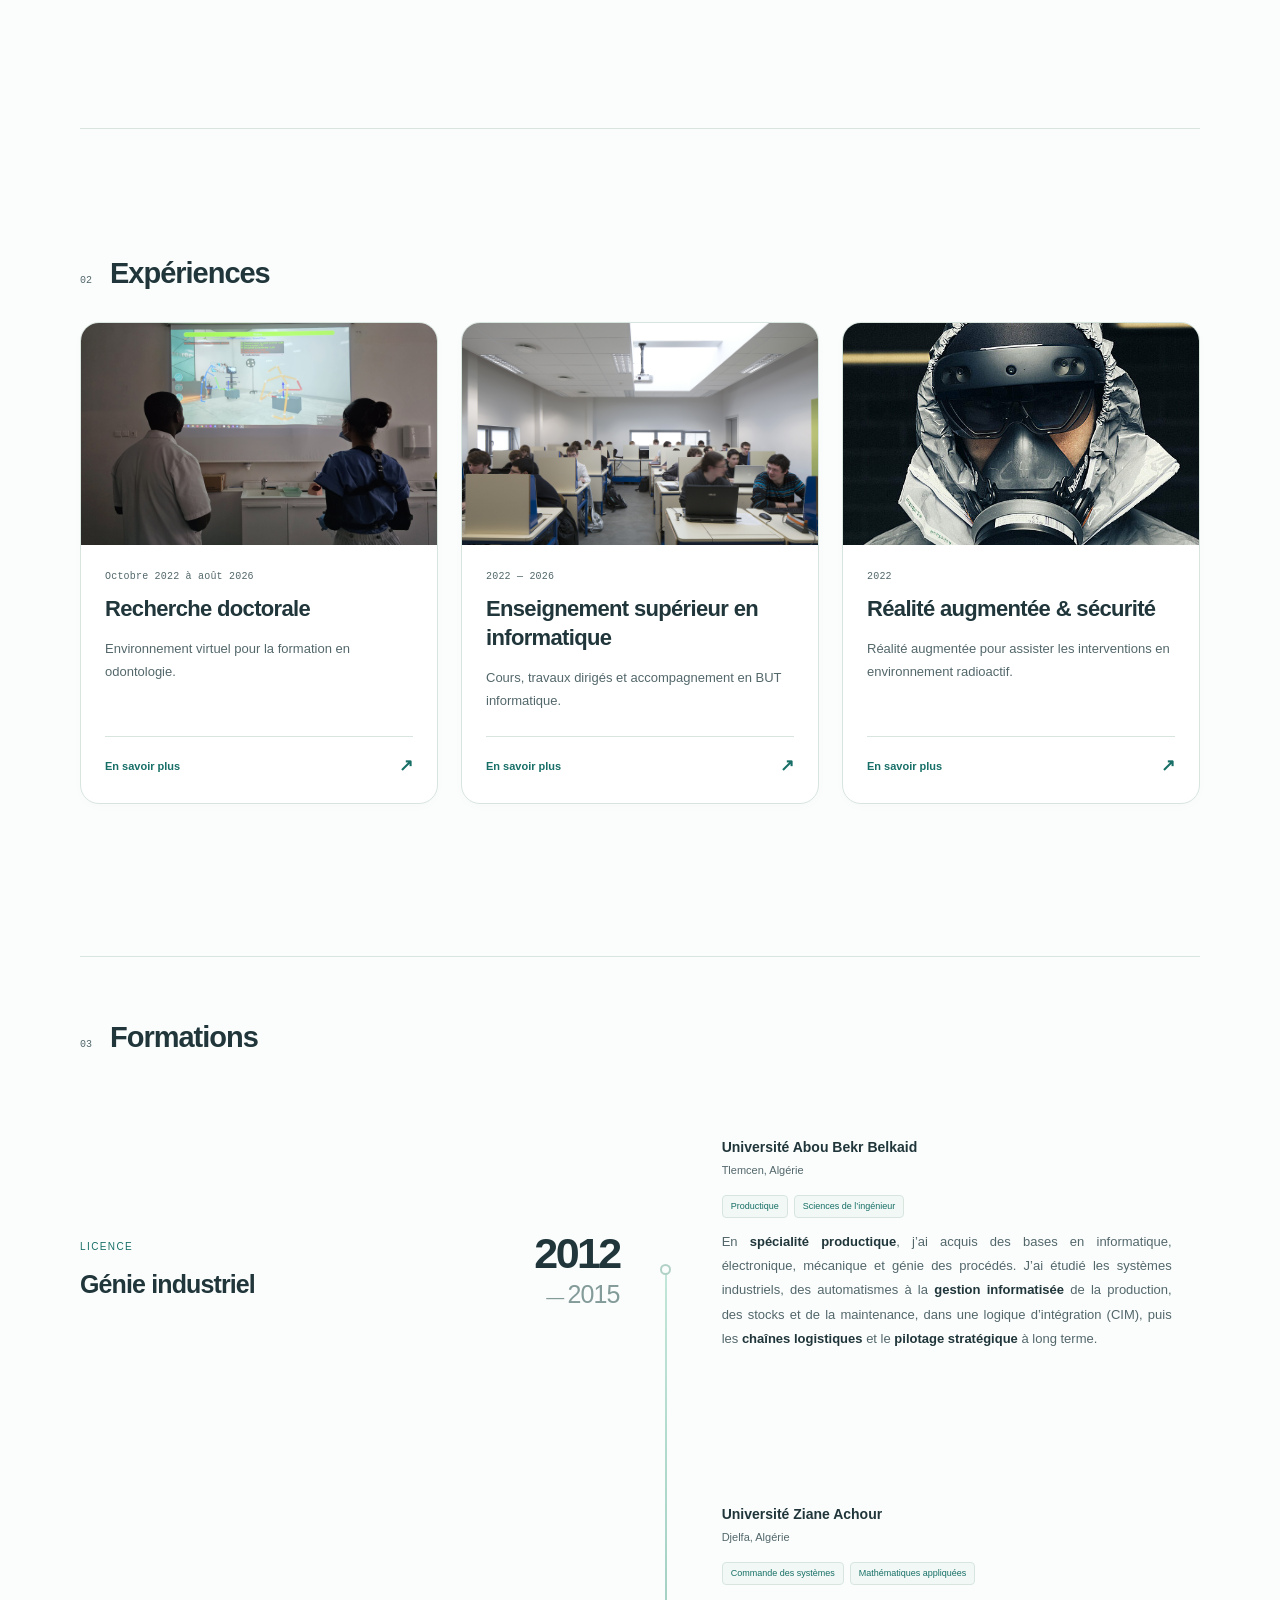
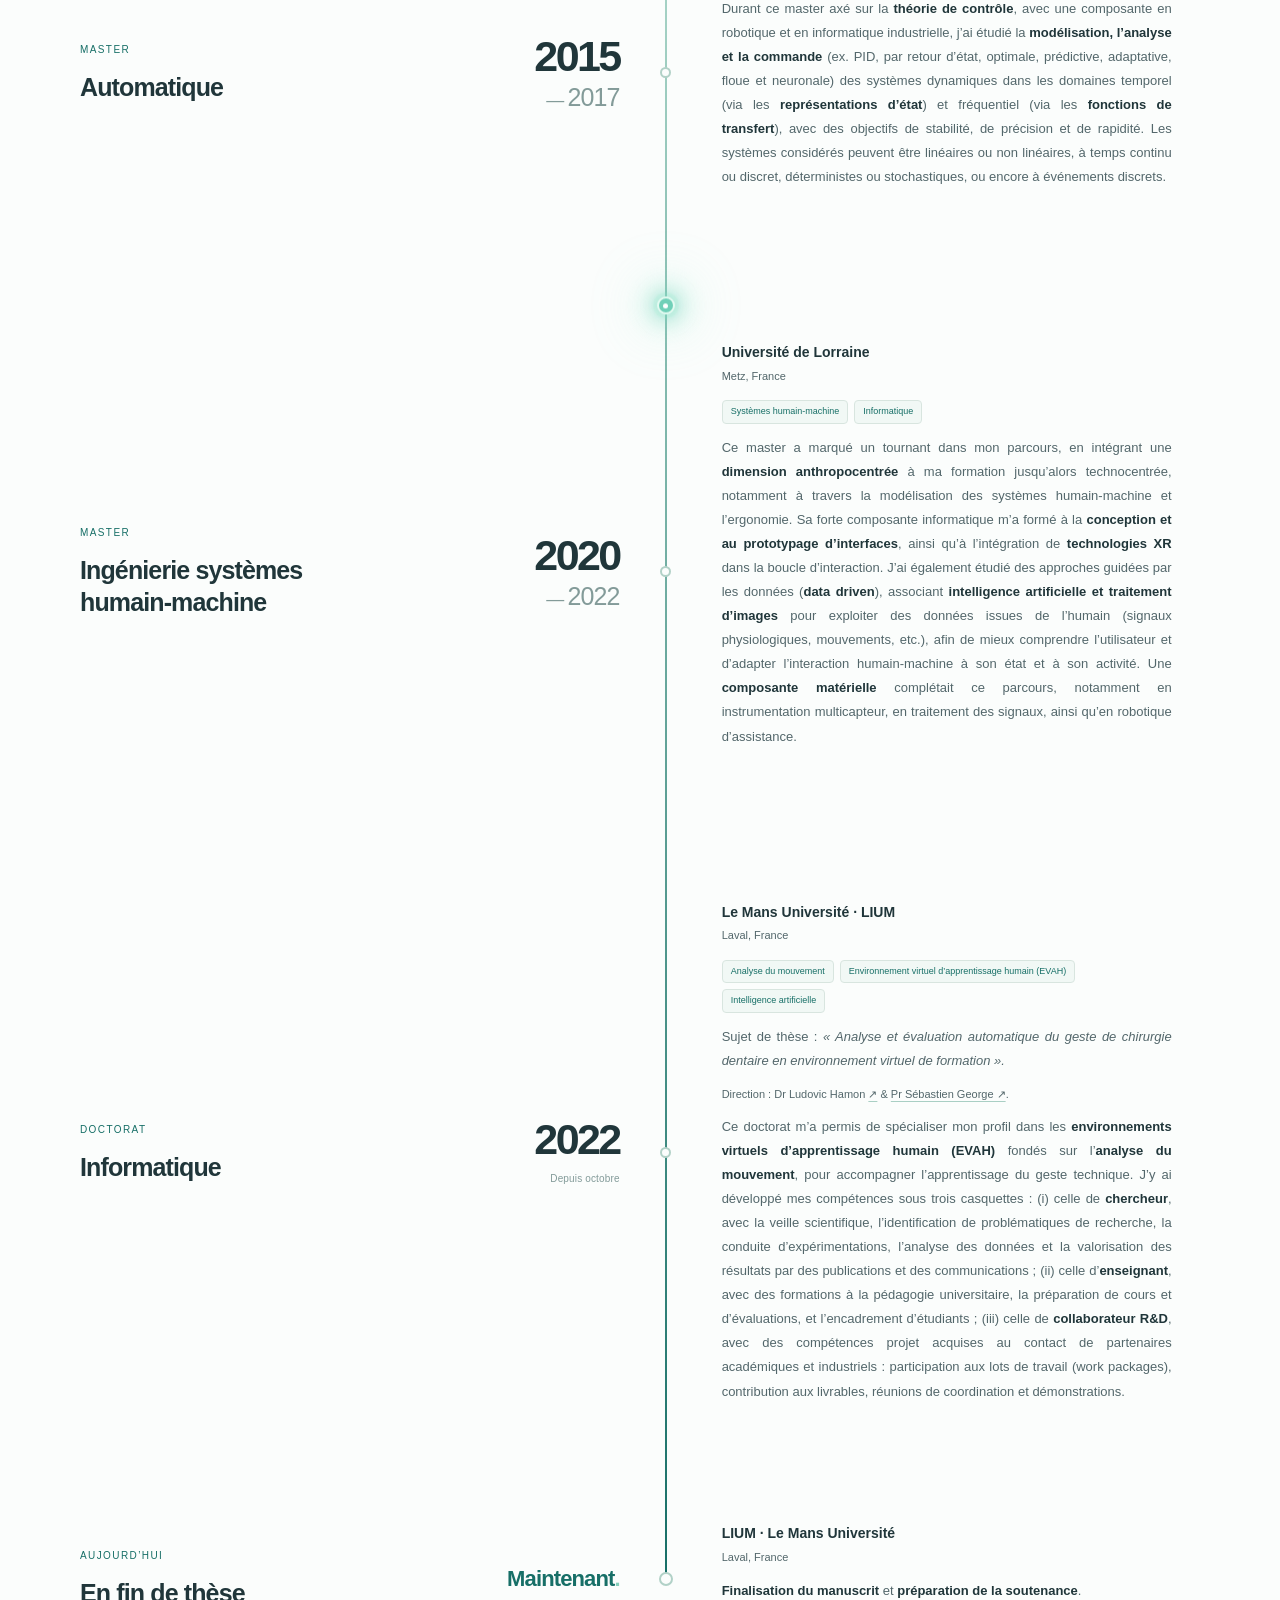
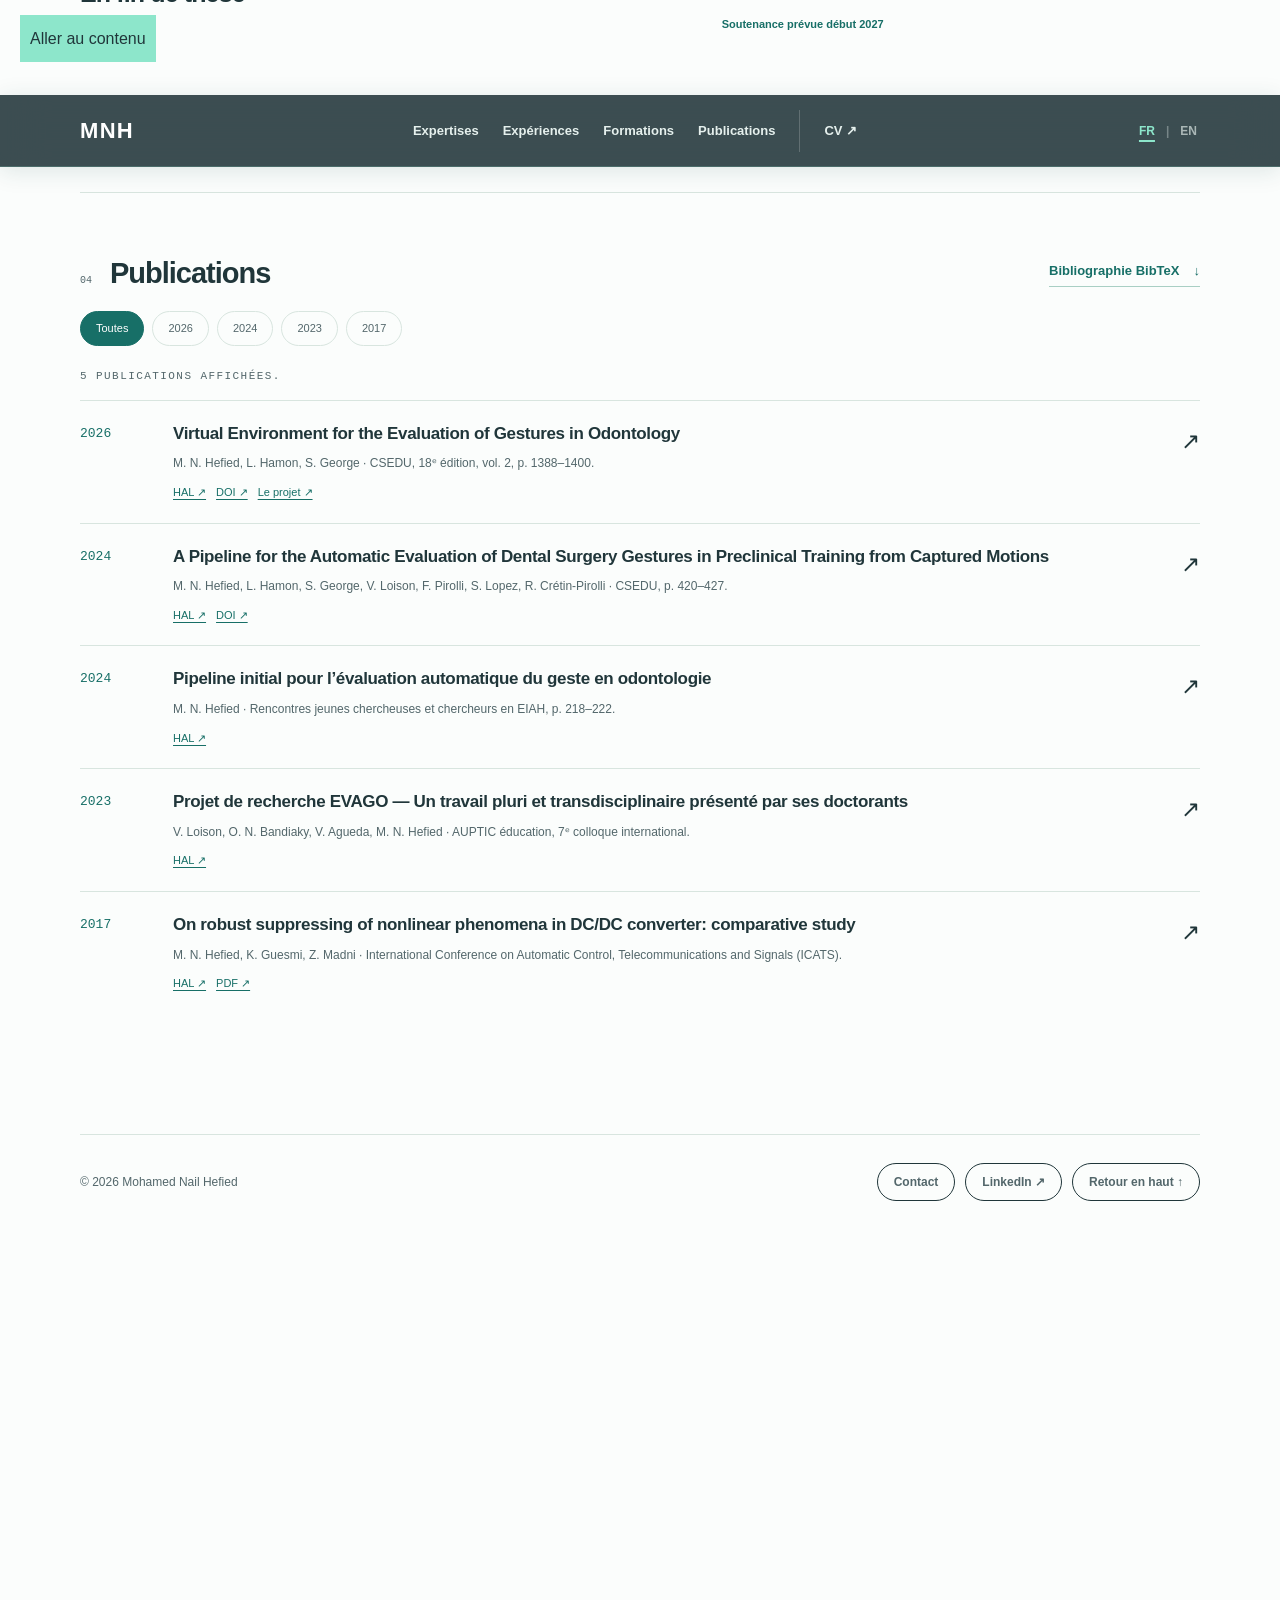
<file: publications.html>
﻿<!doctype html>
<html lang="fr">
<head><meta charset="utf-8"><meta name="viewport" content="width=device-width, initial-scale=1"><meta http-equiv="refresh" content="0;url=index.html#publications"><title>Publications — Mohamed Nail Hefied</title><link rel="stylesheet" href="language.css"><link rel="alternate" hreflang="fr" href="publications.html"><link rel="alternate" hreflang="en" href="en/publications.html"></head>
<body><p>Les publications sont désormais sur la page principale. <a href="index.html#publications">Consulter les publications</a>.</p><script src="language.js" defer></script></body>
</html>
</file>
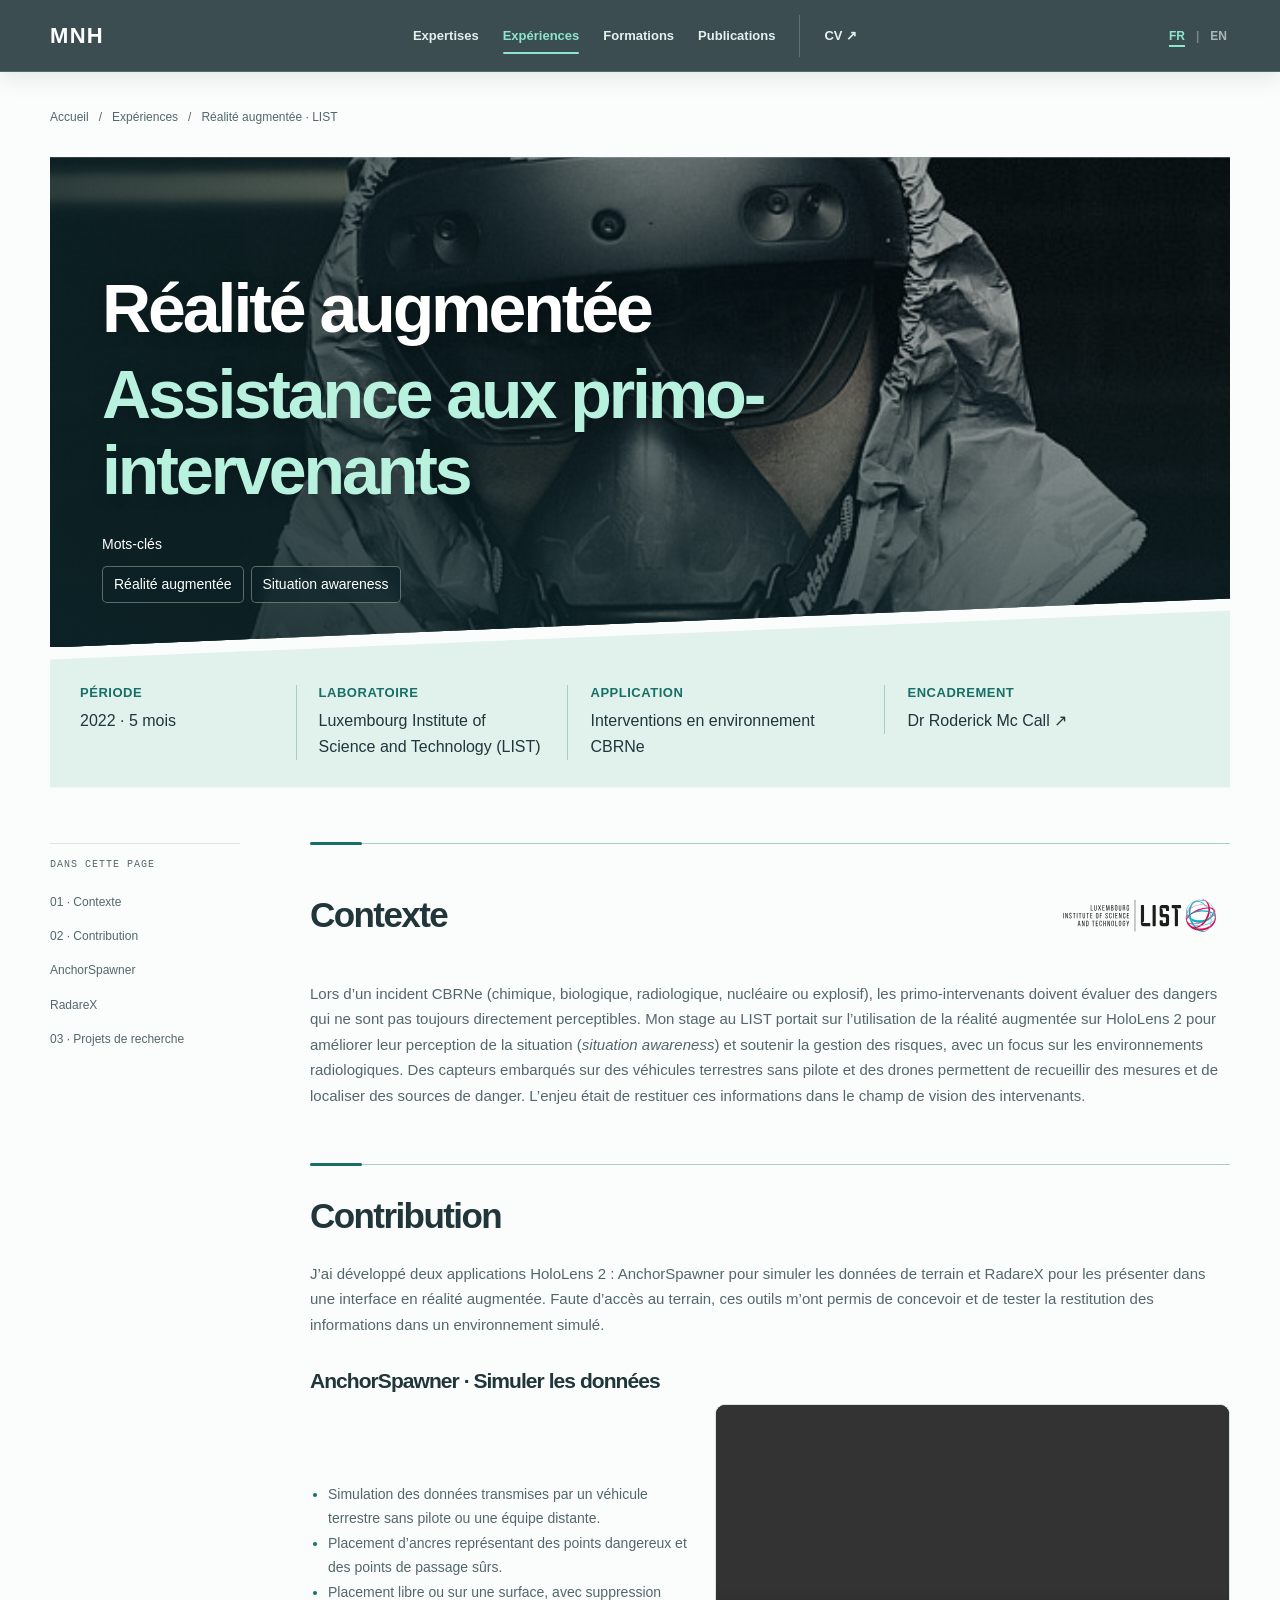
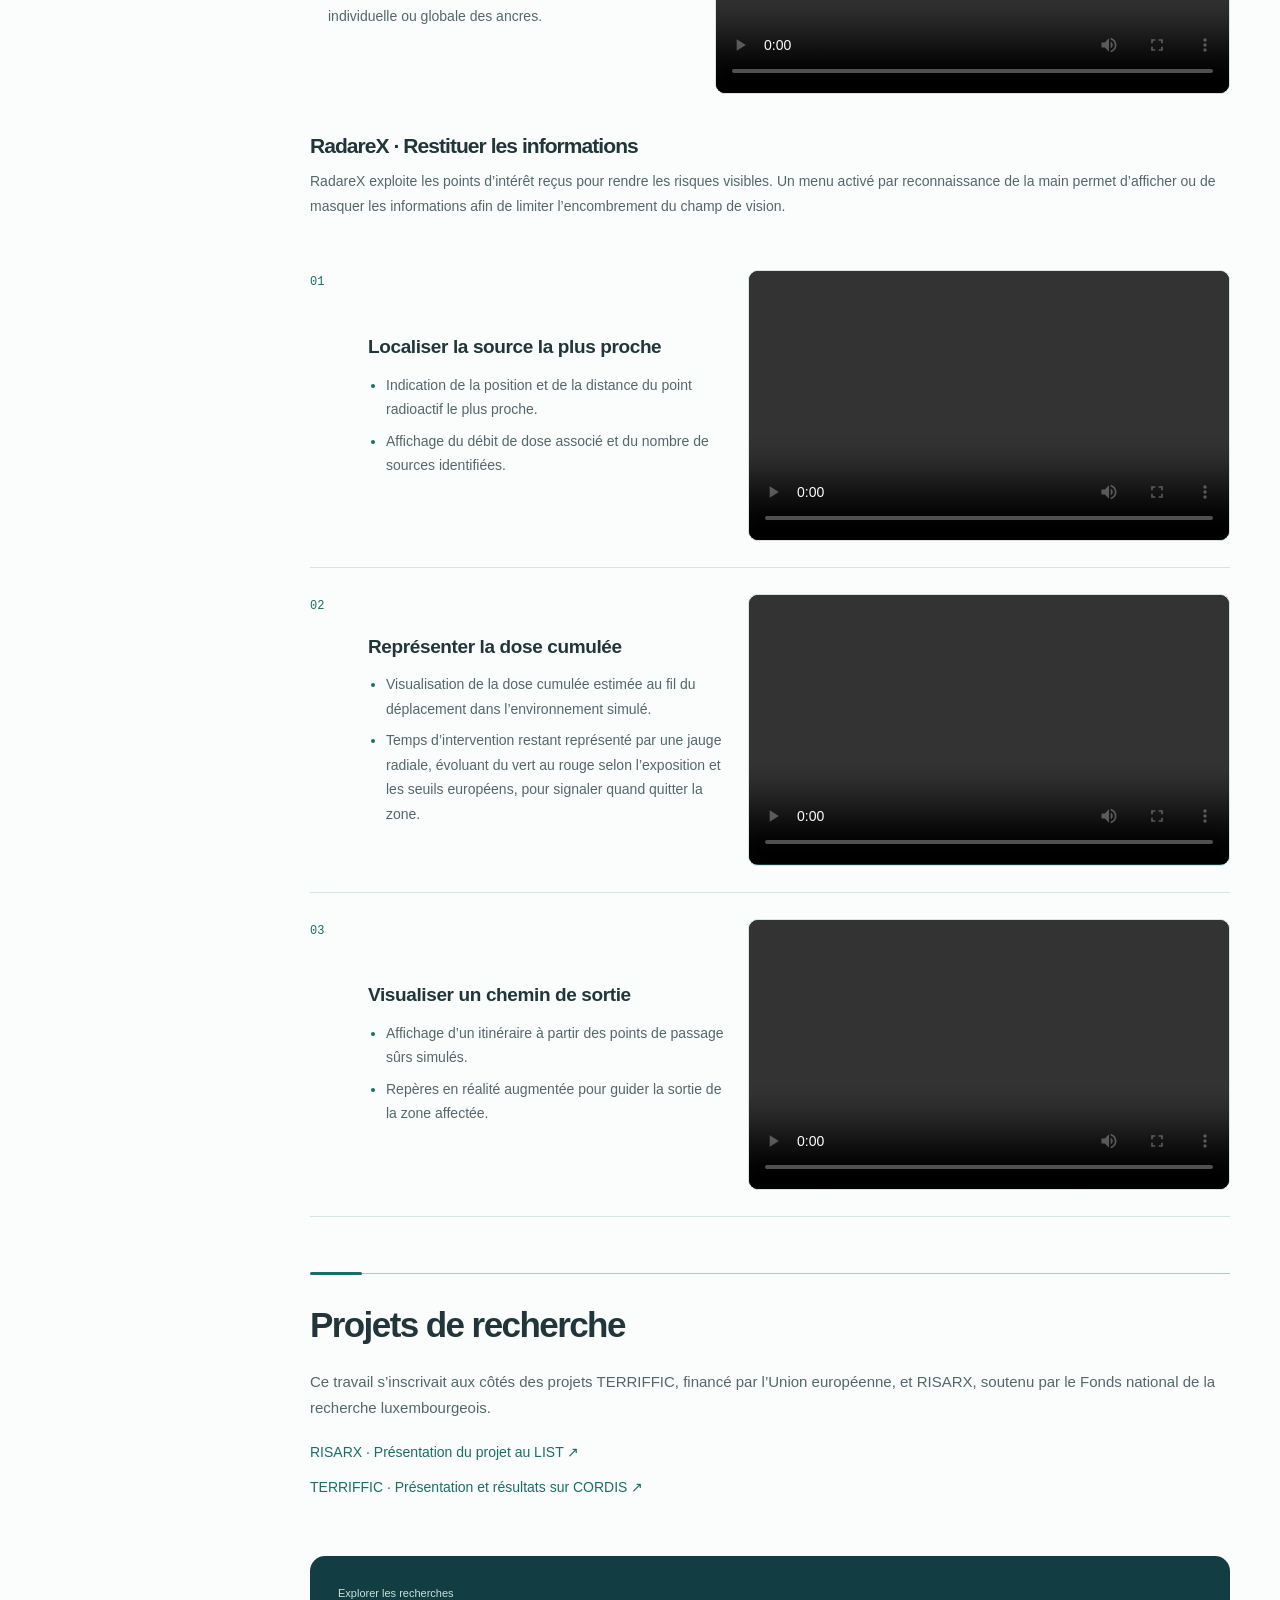
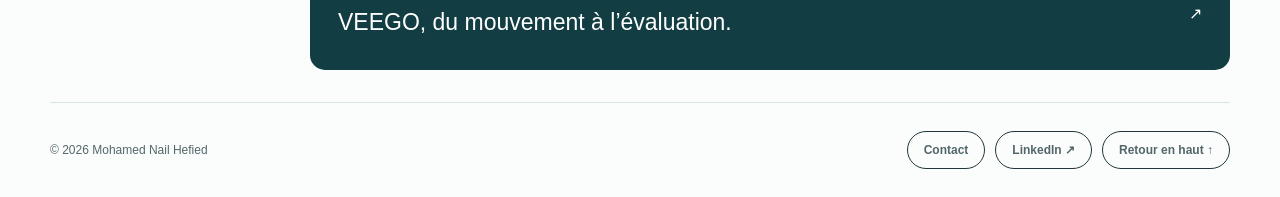
<file: realite-augmentee.html>
﻿<!doctype html>
<html lang="fr">
<head><meta charset="utf-8"><meta name="viewport" content="width=device-width, initial-scale=1"><meta name="description" content="Stage de recherche au LIST : réalité augmentée pour situations critiques de sécurité."><meta name="theme-color" content="#123e43"><title>Réalité augmentée & sécurité — Mohamed Nail Hefied</title><link rel="icon" href="assets/images/favicon.svg" type="image/svg+xml"><link rel="stylesheet" href="styles.css"><script src="site.js" defer></script><link rel="stylesheet" href="navigation.css"><link rel="stylesheet" href="theme.css"><link rel="stylesheet" href="experience-details.css"><link rel="stylesheet" href="language.css"><link rel="alternate" hreflang="fr" href="realite-augmentee.html"><link rel="alternate" hreflang="en" href="en/realite-augmentee.html"></head>
<body id="haut" class="risarx-page">
  <a class="skip" href="#contenu">Aller au contenu</a><header class="site-header"><div class="wrap header-inner"><a class="brand" href="index.html#profil" aria-label="Mohamed Nail Hefied — Introduction">MNH</a><button class="menu-toggle" aria-expanded="false" aria-controls="navigation">Menu +</button><nav class="nav" id="navigation" aria-label="Navigation principale"><a href="index.html#expertises">Expertises</a><a href="index.html#experiences" aria-current="page">Expériences</a><a href="index.html#formation">Formations</a><a href="index.html#publications">Publications</a><a class="nav-contact" href="cv/index.html">CV ↗</a></nav><div class="language-switch" role="group" aria-label="Langue"><a href="realite-augmentee.html" hreflang="fr" lang="fr" aria-current="true" data-language-link>FR</a><span aria-hidden="true">|</span><a href="en/realite-augmentee.html" hreflang="en" lang="en" data-language-link>EN</a></div></div></header>
  <main class="wrap" id="contenu">
    <nav class="breadcrumb" aria-label="Fil d’Ariane"><a href="index.html">Accueil</a><span aria-hidden="true">/</span><a href="index.html#experiences">Expériences</a><span aria-hidden="true">/</span><span aria-current="page">Réalité augmentée · LIST</span></nav>
    <div class="detail-hero"><div class="experience-banner"><img class="experience-cover" src="assets/images/realite-augmentee-risarx.jpg" alt="Casque de réalité augmentée associé à un équipement de protection" width="600" height="360" fetchpriority="high"><div class="experience-banner-content"><h1>Réalité augmentée <span>Assistance aux primo-intervenants</span></h1><div class="research-keywords"><p>Mots-clés</p><ul class="tag-list" aria-label="Mots-clés de l’expérience"><li>Réalité augmentée</li><li>Situation awareness</li></ul></div></div></div></div>
    <div class="detail-meta"><div><span>Période</span>2022 · 5 mois</div><div><span>Laboratoire</span>Luxembourg Institute of Science and Technology (LIST)</div><div><span>Application</span>Interventions en environnement CBRNe</div><div><span>Encadrement</span><a href="https://scholar.google.com/citations?hl=en&amp;user=666V4gEAAAAJ&amp;view_op=list_works&amp;sortby=pubdate" title="Profil Google Scholar de Roderick Mc Call">Dr Roderick Mc Call ↗</a></div></div>
    <div class="detail-layout">
      <nav class="detail-toc" aria-label="Sommaire de l’expérience"><p>Dans cette page</p><a href="#contexte">01 · Contexte</a><a href="#contribution">02 · Contribution</a><a href="#anchorspawner">AnchorSpawner</a><a href="#radarex">RadareX</a><a href="#parcours">03 · Projets de recherche</a></nav>
      <div>
        <section class="detail-section" id="contexte" aria-labelledby="contexte-title"><div class="institution-heading"><h2 id="contexte-title">Contexte</h2><img src="assets/logos/list.svg" alt="LIST — Luxembourg Institute of Science and Technology" loading="lazy"></div>
          <p>Lors d’un incident CBRNe (chimique, biologique, radiologique, nucléaire ou explosif), les primo-intervenants doivent évaluer des dangers qui ne sont pas toujours directement perceptibles. Mon stage au LIST portait sur l’utilisation de la réalité augmentée sur HoloLens 2 pour améliorer leur perception de la situation (<em>situation awareness</em>) et soutenir la gestion des risques, avec un focus sur les environnements radiologiques. Des capteurs embarqués sur des véhicules terrestres sans pilote et des drones permettent de recueillir des mesures et de localiser des sources de danger. L’enjeu était de restituer ces informations dans le champ de vision des intervenants.</p>
          
        </section>
        <section class="detail-section" id="contribution" aria-labelledby="contribution-title"><h2 id="contribution-title">Contribution</h2>
          <p>J’ai développé deux applications HoloLens 2 : AnchorSpawner pour simuler les données de terrain et RadareX pour les présenter dans une interface en réalité augmentée. Faute d’accès au terrain, ces outils m’ont permis de concevoir et de tester la restitution des informations dans un environnement simulé.</p>
          <div class="application-block" id="anchorspawner"><h3 id="anchorspawner-title">AnchorSpawner · Simuler les données</h3>
            <div class="feature-video-row"><div><ul class="feature-points"><li>Simulation des données transmises par un véhicule terrestre sans pilote ou une équipe distante.</li><li>Placement d’ancres représentant des points dangereux et des points de passage sûrs.</li><li>Placement libre ou sur une surface, avec suppression individuelle ou globale des ancres.</li></ul></div><video controls playsinline preload="metadata" aria-labelledby="anchorspawner-title"><source src="assets/videos/anchorspawner-simulation.mp4" type="video/mp4">Votre navigateur ne prend pas en charge la lecture vidéo. <a href="assets/videos/anchorspawner-simulation.mp4">Ouvrir la démonstration AnchorSpawner</a>.</video></div>
          </div>
          <div class="application-block" id="radarex"><h3 id="radarex-title">RadareX · Restituer les informations</h3>
            <p>RadareX exploite les points d’intérêt reçus pour rendre les risques visibles. Un menu activé par reconnaissance de la main permet d’afficher ou de masquer les informations afin de limiter l’encombrement du champ de vision.</p>
            <ol class="process-list feature-videos">
              <li><div class="feature-video-row"><div><h4 id="source-title">Localiser la source la plus proche</h4><ul class="feature-points"><li>Indication de la position et de la distance du point radioactif le plus proche.</li><li>Affichage du débit de dose associé et du nombre de sources identifiées.</li></ul></div><video controls playsinline preload="metadata" aria-labelledby="source-title"><source src="assets/videos/radarex-localisation-sources.mp4" type="video/mp4">Votre navigateur ne prend pas en charge la lecture vidéo. <a href="assets/videos/radarex-localisation-sources.mp4">Ouvrir la démonstration de localisation</a>.</video></div></li>
              <li><div class="feature-video-row"><div><h4 id="dose-title">Représenter la dose cumulée</h4><ul class="feature-points"><li>Visualisation de la dose cumulée estimée au fil du déplacement dans l’environnement simulé.</li><li>Temps d’intervention restant représenté par une jauge radiale, évoluant du vert au rouge selon l’exposition et les seuils européens, pour signaler quand quitter la zone.</li></ul></div><video controls playsinline preload="metadata" aria-labelledby="dose-title"><source src="assets/videos/radarex-dose-cumulee.mp4" type="video/mp4">Votre navigateur ne prend pas en charge la lecture vidéo. <a href="assets/videos/radarex-dose-cumulee.mp4">Ouvrir la démonstration de dose cumulée</a>.</video></div></li>
              <li><div class="feature-video-row"><div><h4 id="path-title">Visualiser un chemin de sortie</h4><ul class="feature-points"><li>Affichage d’un itinéraire à partir des points de passage sûrs simulés.</li><li>Repères en réalité augmentée pour guider la sortie de la zone affectée.</li></ul></div><video controls playsinline preload="metadata" aria-labelledby="path-title"><source src="assets/videos/radarex-chemin-sortie.mp4" type="video/mp4">Votre navigateur ne prend pas en charge la lecture vidéo. <a href="assets/videos/radarex-chemin-sortie.mp4">Ouvrir la démonstration du chemin de sortie</a>.</video></div></li>
            </ol>
          </div>
        </section>
        <section class="detail-section" id="parcours" aria-labelledby="projets-title"><h2 id="projets-title">Projets de recherche</h2>
          <p>Ce travail s’inscrivait aux côtés des projets TERRIFFIC, financé par l’Union européenne, et RISARX, soutenu par le Fonds national de la recherche luxembourgeois.</p>
          <ul class="project-resources"><li><a href="https://www.list.lu/what-we-offer/ventures/venture-projects/risarx">RISARX · Présentation du projet au LIST ↗</a></li><li><a href="https://cordis.europa.eu/project/id/786729/reporting/fr">TERRIFFIC · Présentation et résultats sur CORDIS ↗</a></li></ul>
        </section>
        <a class="next-project" href="veego.html"><div><small>Explorer les recherches</small><strong>VEEGO, du mouvement à l’évaluation.</strong></div><span aria-hidden="true">↗</span></a>
      </div>
    </div>
  </main>
  <footer class="wrap site-footer simple-footer"><span>© 2026 Mohamed Nail Hefied</span><div class="footer-links"><a class="button small" href="mailto:nail.hefied@gmail.com">Contact</a><a class="button small" href="https://www.linkedin.com/in/nailhefied" target="_blank" rel="noopener noreferrer">LinkedIn ↗</a><a class="button small" href="#haut">Retour en haut ↑</a></div></footer>
<script src="language.js" defer></script></body>
</html>
</file>
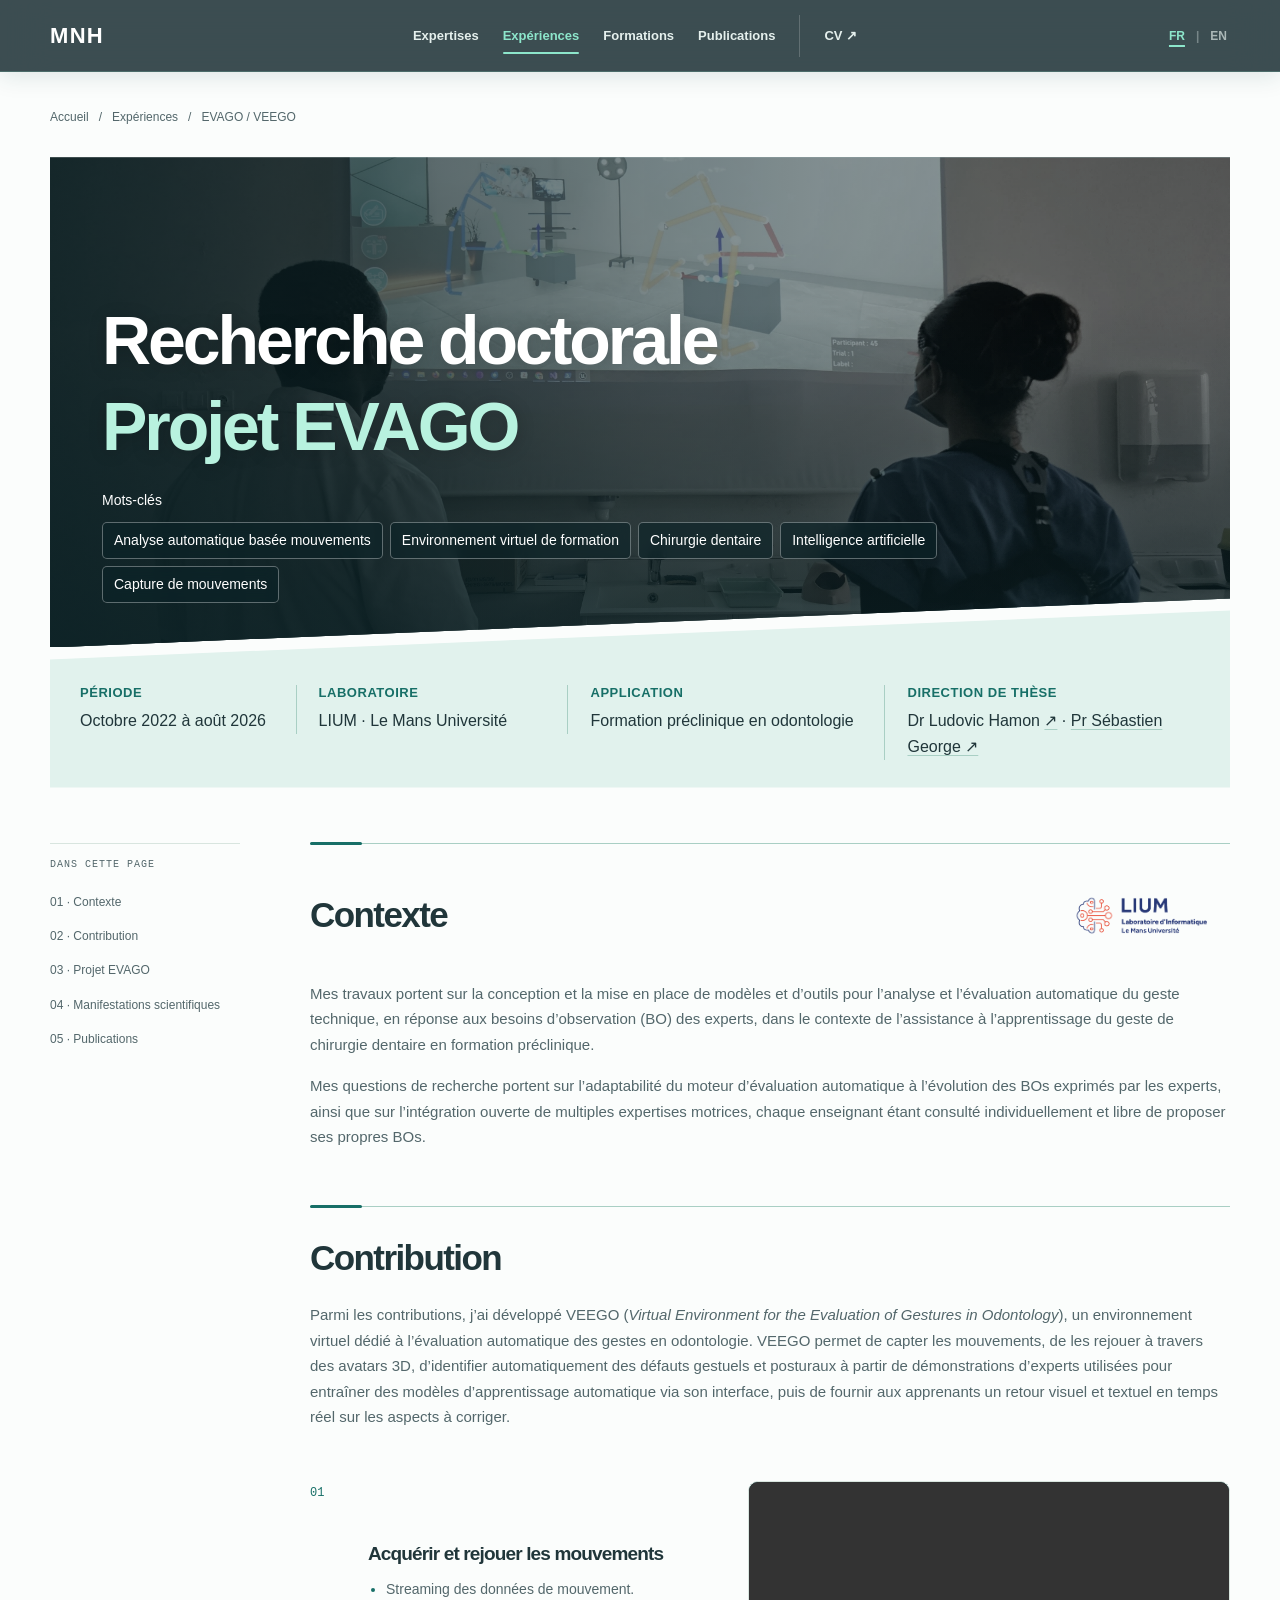
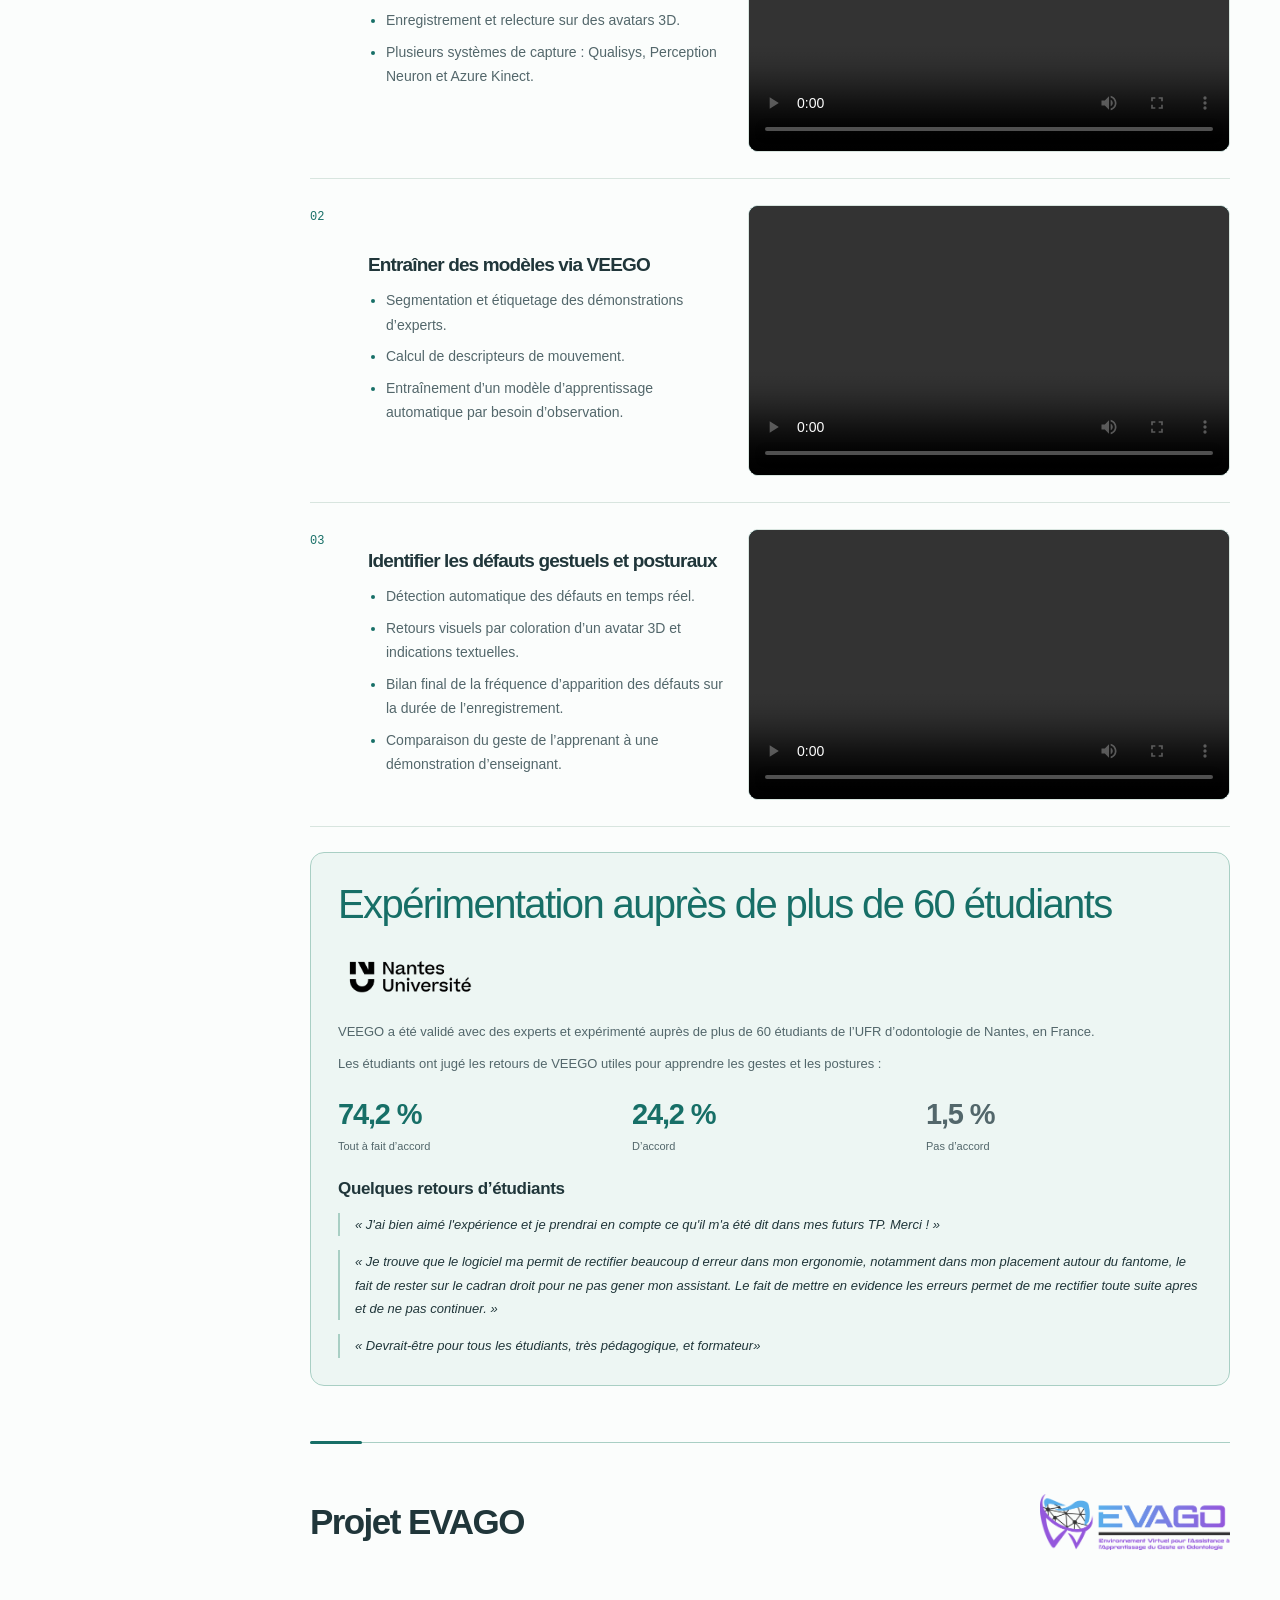
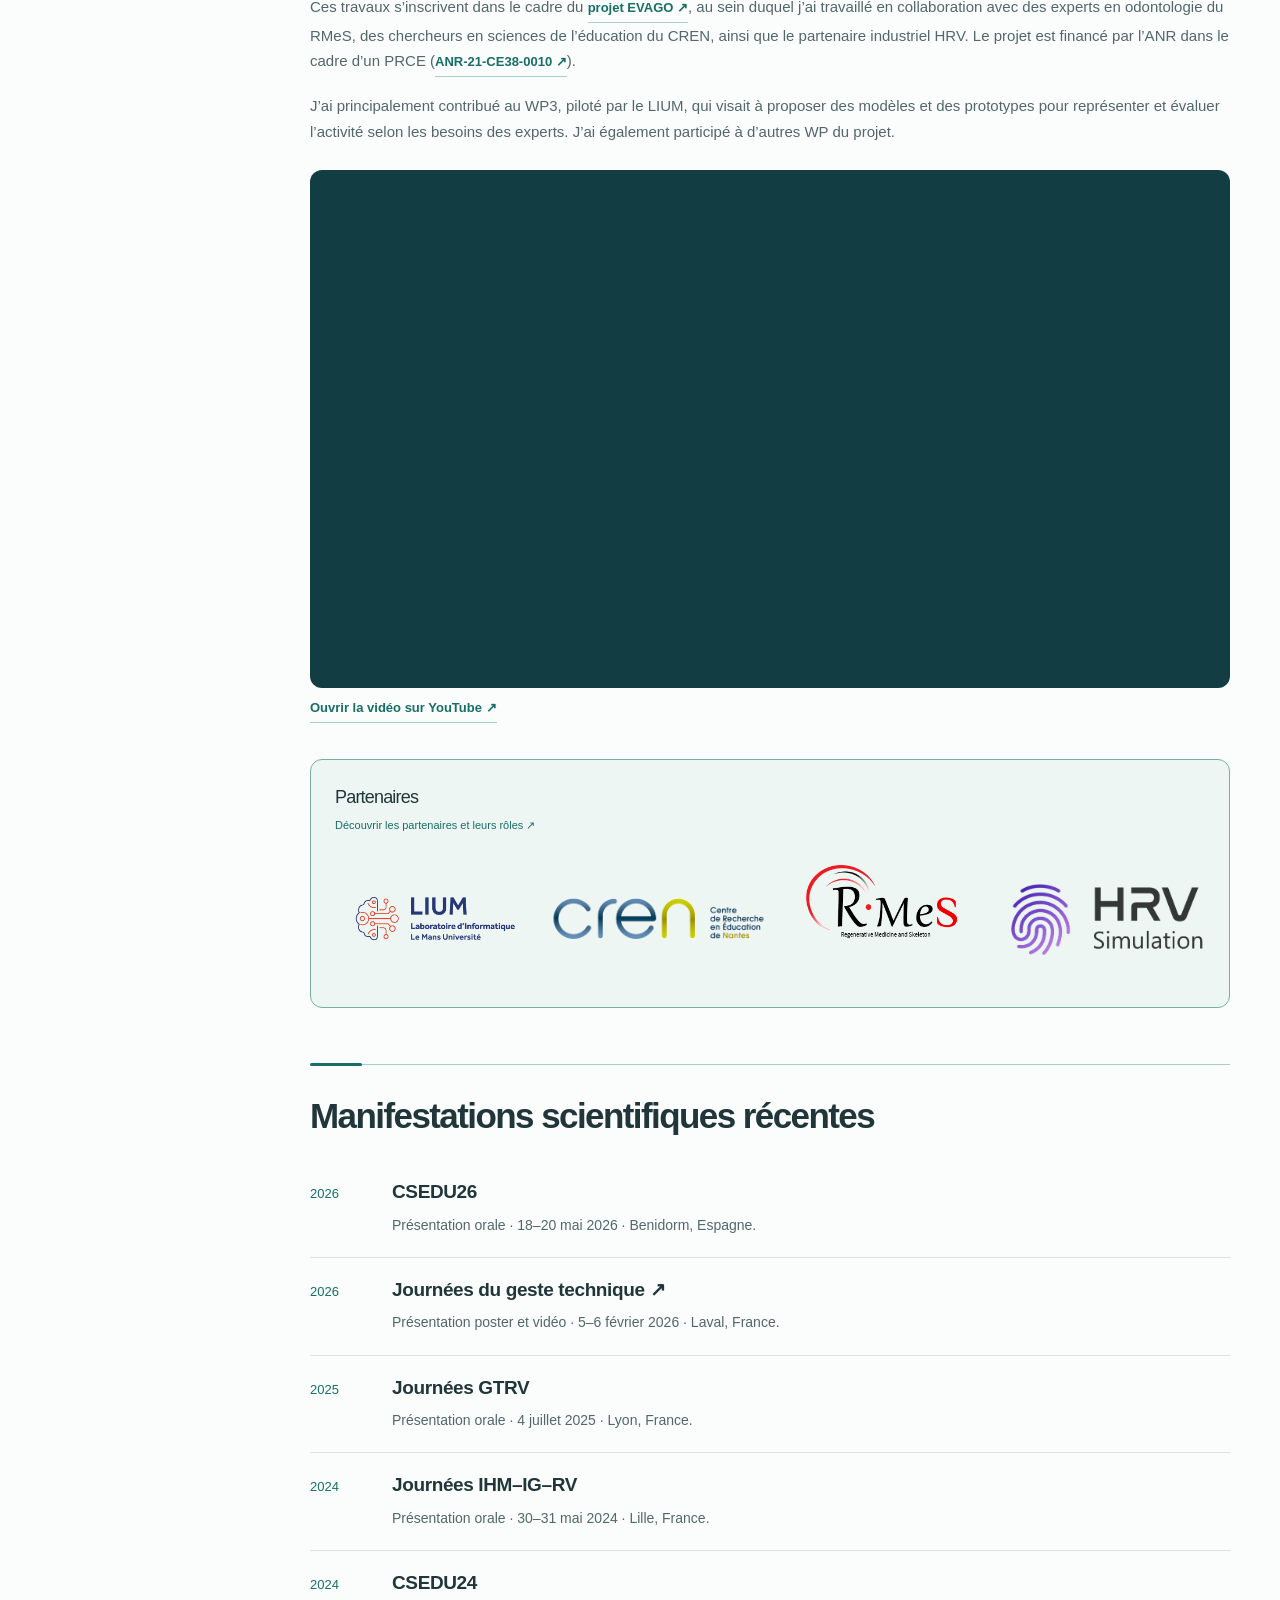
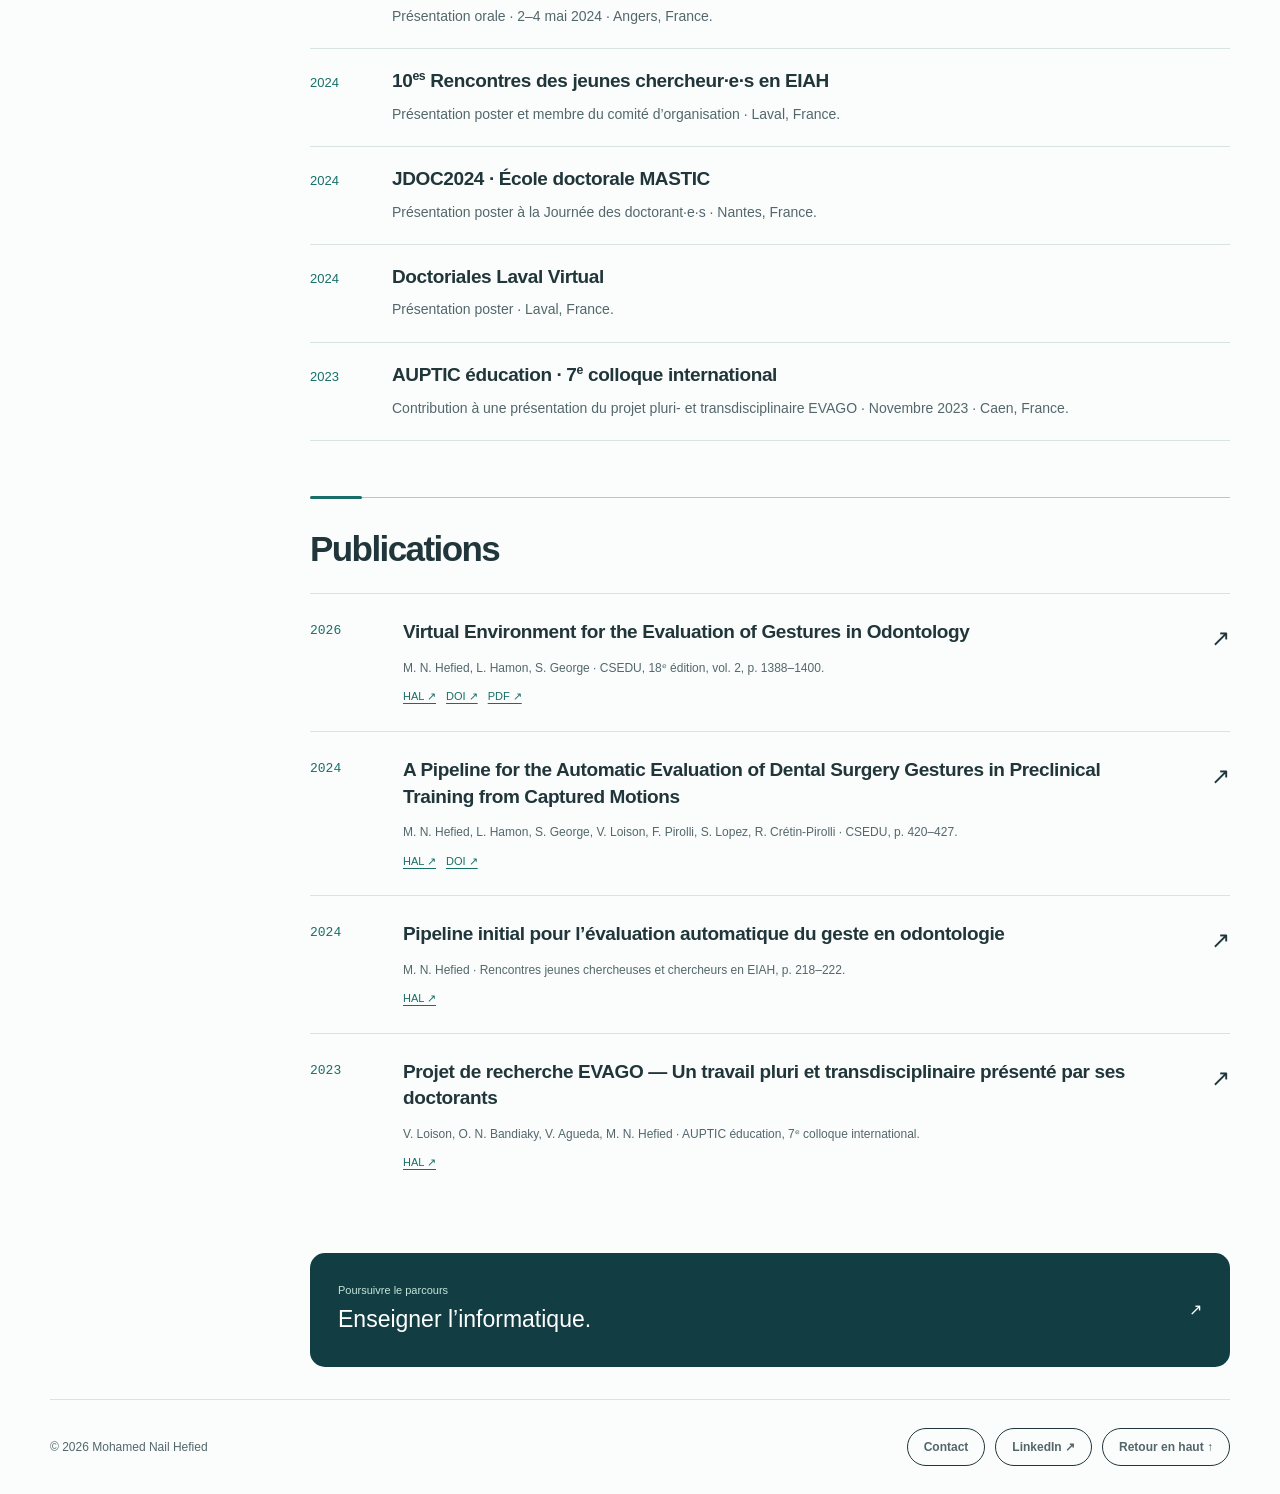
<file: veego.html>
﻿<!doctype html>
<html lang="fr">
<head><meta charset="utf-8"><meta name="viewport" content="width=device-width, initial-scale=1"><meta name="description" content="VEEGO : recherche doctorale de Mohamed Nail Hefied sur l’évaluation automatique des gestes de chirurgie dentaire en environnement virtuel."><meta name="theme-color" content="#123e43"><title>VEEGO — Mohamed Nail Hefied</title><link rel="icon" href="assets/images/favicon.svg" type="image/svg+xml"><link rel="stylesheet" href="styles.css"><script src="site.js" defer></script><link rel="stylesheet" href="navigation.css"><link rel="stylesheet" href="theme.css"><link rel="stylesheet" href="experience-details.css"><script src="experience-details.js" defer></script><link rel="stylesheet" href="language.css"><link rel="alternate" hreflang="fr" href="veego.html"><link rel="alternate" hreflang="en" href="en/veego.html"></head>
<body id="haut">
  <a class="skip" href="#contenu">Aller au contenu</a><header class="site-header"><div class="wrap header-inner"><a class="brand" href="index.html#profil" aria-label="Mohamed Nail Hefied — Introduction">MNH</a><button class="menu-toggle" aria-expanded="false" aria-controls="navigation">Menu +</button><nav class="nav" id="navigation" aria-label="Navigation principale"><a href="index.html#expertises">Expertises</a><a href="index.html#experiences" aria-current="page">Expériences</a><a href="index.html#formation">Formations</a><a href="index.html#publications">Publications</a><a class="nav-contact" href="cv/index.html">CV ↗</a></nav><div class="language-switch" role="group" aria-label="Langue"><a href="veego.html" hreflang="fr" lang="fr" aria-current="true" data-language-link>FR</a><span aria-hidden="true">|</span><a href="en/veego.html" hreflang="en" lang="en" data-language-link>EN</a></div></div></header>
  <main class="wrap" id="contenu">
    <nav class="breadcrumb" aria-label="Fil d’Ariane"><a href="index.html">Accueil</a><span aria-hidden="true">/</span><a href="index.html#experiences">Expériences</a><span aria-hidden="true">/</span><span aria-current="page">EVAGO / VEEGO</span></nav>
    <div class="detail-hero"><div class="experience-banner"><img class="experience-cover" src="assets/images/veego-retour-visuel.jpeg" alt="Retour visuel de VEEGO pendant une séance de formation en odontologie" width="4000" height="3000" fetchpriority="high"><div class="experience-banner-content"><h1>Recherche doctorale <span>Projet EVAGO</span></h1><div class="research-keywords"><p>Mots-clés</p><ul class="tag-list" aria-label="Mots-clés de la recherche"><li>Analyse automatique basée mouvements</li><li>Environnement virtuel de formation</li><li>Chirurgie dentaire</li><li>Intelligence artificielle</li><li>Capture de mouvements</li></ul></div></div></div></div>
    <div class="detail-meta"><div><span>Période</span>Octobre 2022 à août 2026</div><div><span>Laboratoire</span>LIUM · Le Mans Université</div><div><span>Application</span>Formation préclinique en odontologie</div><div><span>Direction de thèse</span>Dr Ludovic Hamon <a class="researcher-link" href="https://dblp.org/pid/95/6458.html" title="Publications DBLP de Ludovic Hamon" aria-label="Publications DBLP de Ludovic Hamon">↗</a> · <a class="researcher-link" href="https://scholar.google.com/citations?user=QYQKcOoAAAAJ&amp;hl=fr" title="Profil Google Scholar de Sébastien George">Pr Sébastien George ↗</a></div></div>
    <div class="detail-layout">
      <nav class="detail-toc" aria-label="Sommaire du projet"><p>Dans cette page</p><a href="#contexte">01 · Contexte</a><a href="#approche">02 · Contribution</a><a href="#projet">03 · Projet EVAGO</a><a href="#manifestations">04 · Manifestations scientifiques</a><a href="#diffusion">05 · Publications</a></nav>
      <div>
        <section class="detail-section" id="contexte" aria-labelledby="contexte-title"><div class="institution-heading"><h2 id="contexte-title">Contexte</h2><img src="assets/logos/lium.png" alt="LIUM — Laboratoire d’informatique de l’Université du Mans" loading="lazy"></div><p>Mes travaux portent sur la conception et la mise en place de modèles et d’outils pour l’analyse et l’évaluation automatique du geste technique, en réponse aux besoins d’observation (BO) des experts, dans le contexte de l’assistance à l’apprentissage du geste de chirurgie dentaire en formation préclinique.</p><p id="questions">Mes questions de recherche portent sur l’adaptabilité du moteur d’évaluation automatique à l’évolution des BOs exprimés par les experts, ainsi que sur l’intégration ouverte de multiples expertises motrices, chaque enseignant étant consulté individuellement et libre de proposer ses propres BOs.</p></section>
        <section class="detail-section" id="approche" aria-labelledby="contributions-title"><h2 id="contributions-title">Contribution</h2><p>Parmi les contributions, j’ai développé VEEGO (<em>Virtual Environment for the Evaluation of Gestures in Odontology</em>), un environnement virtuel dédié à l’évaluation automatique des gestes en odontologie. VEEGO permet de capter les mouvements, de les rejouer à travers des avatars 3D, d’identifier automatiquement des défauts gestuels et posturaux à partir de démonstrations d’experts utilisées pour entraîner des modèles d’apprentissage automatique via son interface, puis de fournir aux apprenants un retour visuel et textuel en temps réel sur les aspects à corriger.</p><ol class="process-list feature-videos" id="videos">
          <li><div class="feature-video-row"><div><h3 id="stream-title">Acquérir et rejouer les mouvements</h3><ul class="feature-points"><li>Streaming des données de mouvement.</li><li>Enregistrement et relecture sur des avatars 3D.</li><li>Plusieurs systèmes de capture : Qualisys, Perception Neuron et Azure Kinect.</li></ul></div><video controls playsinline preload="metadata" aria-labelledby="stream-title"><source src="assets/videos/veego-capture-enregistrement-relecture.mp4" type="video/mp4">Votre navigateur ne prend pas en charge la lecture vidéo. <a href="assets/videos/veego-capture-enregistrement-relecture.mp4">Ouvrir la démonstration de capture et relecture</a>.</video></div></li>
          <li><div class="feature-video-row"><div><h3 id="training-title">Entraîner des modèles via VEEGO</h3><ul class="feature-points"><li>Segmentation et étiquetage des démonstrations d’experts.</li><li>Calcul de descripteurs de mouvement.</li><li>Entraînement d’un modèle d’apprentissage automatique par besoin d’observation.</li></ul></div><video controls playsinline preload="metadata" aria-labelledby="training-title"><source src="assets/videos/veego-entrainement.mp4" type="video/mp4">Votre navigateur ne prend pas en charge la lecture vidéo. <a href="assets/videos/veego-entrainement.mp4">Ouvrir la démonstration d’entraînement</a>.</video></div></li>
          <li><div class="feature-video-row"><div><h3 id="detection-title">Identifier les défauts gestuels et posturaux</h3><ul class="feature-points"><li>Détection automatique des défauts en temps réel.</li><li>Retours visuels par coloration d’un avatar 3D et indications textuelles.</li><li>Bilan final de la fréquence d’apparition des défauts sur la durée de l’enregistrement.</li><li>Comparaison du geste de l’apprenant à une démonstration d’enseignant.</li></ul></div><video controls playsinline preload="metadata" aria-labelledby="detection-title"><source src="assets/videos/veego-evaluation.mp4" type="video/mp4">Votre navigateur ne prend pas en charge la lecture vidéo. <a href="assets/videos/veego-evaluation.mp4">Ouvrir la démonstration d’évaluation</a>.</video></div></li>
        </ol><div class="highlight evaluation-highlight" id="evaluation">
          <div class="evaluation-heading"><strong>Expérimentation auprès de plus de 60 étudiants</strong><img src="assets/logos/nantes-universite.png" alt="Nantes Université" loading="lazy"></div>
          <p>VEEGO a été validé avec des experts et expérimenté auprès de plus de 60 étudiants de l’UFR d’odontologie de Nantes, en France.</p>
          <p>Les étudiants ont jugé les retours de VEEGO utiles pour apprendre les gestes et les postures :</p>
          <dl class="validation-results" aria-label="Utilité perçue des retours pour l’apprentissage des gestes et des postures">
            <div><dt>Tout à fait d’accord</dt><dd>74,2 %</dd></div>
            <div><dt>D’accord</dt><dd>24,2 %</dd></div>
            <div><dt>Pas d’accord</dt><dd>1,5 %</dd></div>
          </dl>
          <h3>Quelques retours d’étudiants</h3>
          <div class="student-feedback">
            <blockquote lang="fr"><p>« J'ai bien aimé l'expérience et je prendrai en compte ce qu'il m'a été dit dans mes futurs TP. Merci ! »</p></blockquote>
            <blockquote lang="fr"><p>« Je trouve que le logiciel ma permit de rectifier beaucoup d erreur dans mon ergonomie, notamment dans mon placement autour du fantome, le fait de rester sur le cadran droit pour ne pas gener mon assistant. Le fait de mettre en evidence les erreurs permet de me rectifier toute suite apres et de ne pas continuer. »</p></blockquote>
            <blockquote lang="fr"><p>« Devrait-être pour tous les étudiants, très pédagogique, et formateur»</p></blockquote>
          </div>
        </div></section>
        
        <section class="detail-section" id="projet" aria-labelledby="projet-title">
          <div class="evago-heading"><h2 id="projet-title">Projet EVAGO</h2><img src="assets/logos/evago.png" alt="Logo du projet EVAGO" loading="lazy"></div>
          <p>Ces travaux s’inscrivent dans le cadre du <a class="text-link" href="https://evago-lium.univ-lemans.fr/">projet EVAGO ↗</a>, au sein duquel j’ai travaillé en collaboration avec des experts en odontologie du RMeS, des chercheurs en sciences de l’éducation du CREN, ainsi que le partenaire industriel HRV. Le projet est financé par l’ANR dans le cadre d’un PRCE (<a class="text-link" href="https://anr.fr/Projet-ANR-21-CE38-0010">ANR-21-CE38-0010 ↗</a>).</p>
          <p>J’ai principalement contribué au WP3, piloté par le LIUM, qui visait à proposer des modèles et des prototypes pour représenter et évaluer l’activité selon les besoins des experts. J’ai également participé à d’autres WP du projet.</p>
          <div class="evago-overview">
            <div class="evago-frame"><iframe src="https://www.youtube-nocookie.com/embed/P-7JndlFx4M" title="Présentation du projet EVAGO" loading="lazy" allow="accelerometer; clipboard-write; encrypted-media; gyroscope; picture-in-picture; web-share" referrerpolicy="strict-origin-when-cross-origin" allowfullscreen></iframe></div>
            <p class="evago-video-fallback"><a class="text-link" href="https://www.youtube.com/watch?v=P-7JndlFx4M">Ouvrir la vidéo sur YouTube ↗</a></p>
          </div>
          <div class="project-partners"><h3>Partenaires</h3><p class="partner-source"><a href="https://evago-lium.univ-lemans.fr/php/partenaires.php">Découvrir les partenaires et leurs rôles ↗</a></p>
            <ul class="partner-logos" aria-label="Partenaires du projet EVAGO">
              <li><img src="assets/logos/lium.png" alt="LIUM — Laboratoire d’informatique de l’Université du Mans" loading="lazy"></li>
              <li><img src="assets/logos/cren.png" alt="CREN — Centre de recherche en éducation de Nantes" loading="lazy"></li>
              <li><img src="assets/logos/rmes.png" alt="RMeS — Regenerative Medicine and Skeleton" loading="lazy"></li>
              <li><img class="partner-hrv" src="assets/logos/hrv.jpg" alt="HRV Simulation — partenaire industriel" loading="lazy"></li>
            </ul>
          </div>
        </section>
        <section class="detail-section" id="manifestations" aria-labelledby="manifestations-title">
      <h2 id="manifestations-title">Manifestations scientifiques récentes</h2>
      <ol class="scientific-events">
        <li><span class="event-year">2026</span><div><h3>CSEDU26</h3><p>Présentation orale · 18–20 mai 2026 · Benidorm, Espagne.</p></div></li>
        <li><span class="event-year">2026</span><div><h3><a href="https://jgt.sciencesconf.org/">Journées du geste technique ↗</a></h3><p>Présentation poster et vidéo · 5–6 février 2026 · Laval, France.</p></div></li>
        <li><span class="event-year">2025</span><div><h3>Journées GTRV</h3><p>Présentation orale · 4 juillet 2025 · Lyon, France.</p></div></li>
        <li><span class="event-year">2024</span><div><h3>Journées IHM–IG–RV</h3><p>Présentation orale · 30–31 mai 2024 · Lille, France.</p></div></li>
        <li><span class="event-year">2024</span><div><h3>CSEDU24</h3><p>Présentation orale · 2–4 mai 2024 · Angers, France.</p></div></li>
        <li><span class="event-year">2024</span><div><h3>10<sup>es</sup> Rencontres des jeunes chercheur·e·s en EIAH</h3><p>Présentation poster et membre du comité d’organisation · Laval, France.</p></div></li>
        <li><span class="event-year">2024</span><div><h3>JDOC2024 · École doctorale MASTIC</h3><p>Présentation poster à la Journée des doctorant·e·s · Nantes, France.</p></div></li>
        <li><span class="event-year">2024</span><div><h3>Doctoriales Laval Virtual</h3><p>Présentation poster · Laval, France.</p></div></li>
        <li><span class="event-year">2023</span><div><h3>AUPTIC éducation · 7<sup>e</sup> colloque international</h3><p>Contribution à une présentation du projet pluri- et transdisciplinaire EVAGO · Novembre 2023 · Caen, France.</p></div></li>
      </ol>
    </section>
        <section class="detail-section" id="diffusion" aria-labelledby="publication-title"><h2 id="publication-title">Publications</h2><ol class="publication-list">
        <li class="publication" data-year="2026"><span class="publication-year">2026</span><div><h3><a href="https://hal.science/hal-05631504">Virtual Environment for the Evaluation of Gestures in Odontology</a></h3><p>M. N. Hefied, L. Hamon, S. George · CSEDU, 18ᵉ édition, vol. 2, p. 1388–1400.</p><div class="publication-links"><a href="https://hal.science/hal-05631504">HAL ↗</a><a href="https://doi.org/10.5220/0014665700004021">DOI ↗</a><a href="assets/documents/hefied-veego-csedu-2026.pdf">PDF ↗</a></div></div><span class="publication-mark" aria-hidden="true">↗</span></li>
        <li class="publication" data-year="2024"><span class="publication-year">2024</span><div><h3><a href="https://hal.science/hal-04716141">A Pipeline for the Automatic Evaluation of Dental Surgery Gestures in Preclinical Training from Captured Motions</a></h3><p>M. N. Hefied, L. Hamon, S. George, V. Loison, F. Pirolli, S. Lopez, R. Crétin-Pirolli · CSEDU, p. 420–427.</p><div class="publication-links"><a href="https://hal.science/hal-04716141">HAL ↗</a><a href="https://doi.org/10.5220/0012685000003693">DOI ↗</a></div></div><span class="publication-mark" aria-hidden="true">↗</span></li>
        <li class="publication" data-year="2024"><span class="publication-year">2024</span><div><h3><a href="https://hal.science/hal-04682602">Pipeline initial pour l’évaluation automatique du geste en odontologie</a></h3><p>M. N. Hefied · Rencontres jeunes chercheuses et chercheurs en EIAH, p. 218–222.</p><div class="publication-links"><a href="https://hal.science/hal-04682602">HAL ↗</a></div></div><span class="publication-mark" aria-hidden="true">↗</span></li>
        
        <li class="publication" data-year="2023"><span class="publication-year">2023</span><div><h3><a href="https://hal.science/hal-04323836">Projet de recherche EVAGO — Un travail pluri et transdisciplinaire présenté par ses doctorants</a></h3><p>V. Loison, O. N. Bandiaky, V. Agueda, M. N. Hefied · AUPTIC éducation, 7ᵉ colloque international.</p><div class="publication-links"><a href="https://hal.science/hal-04323836">HAL ↗</a></div></div><span class="publication-mark" aria-hidden="true">↗</span></li>
        
      </ol></section>
        <a class="next-project" href="experiences.html"><div><small>Poursuivre le parcours</small><strong>Enseigner l’informatique.</strong></div><span aria-hidden="true">↗</span></a>
      </div>
    </div>
  </main>
  <footer class="wrap site-footer simple-footer"><span>© 2026 Mohamed Nail Hefied</span><div class="footer-links"><a class="button small" href="mailto:nail.hefied@gmail.com">Contact</a><a class="button small" href="https://www.linkedin.com/in/nailhefied" target="_blank" rel="noopener noreferrer">LinkedIn ↗</a><a class="button small" href="#haut">Retour en haut ↑</a></div></footer>
<script src="language.js" defer></script></body>
</html>
</file>
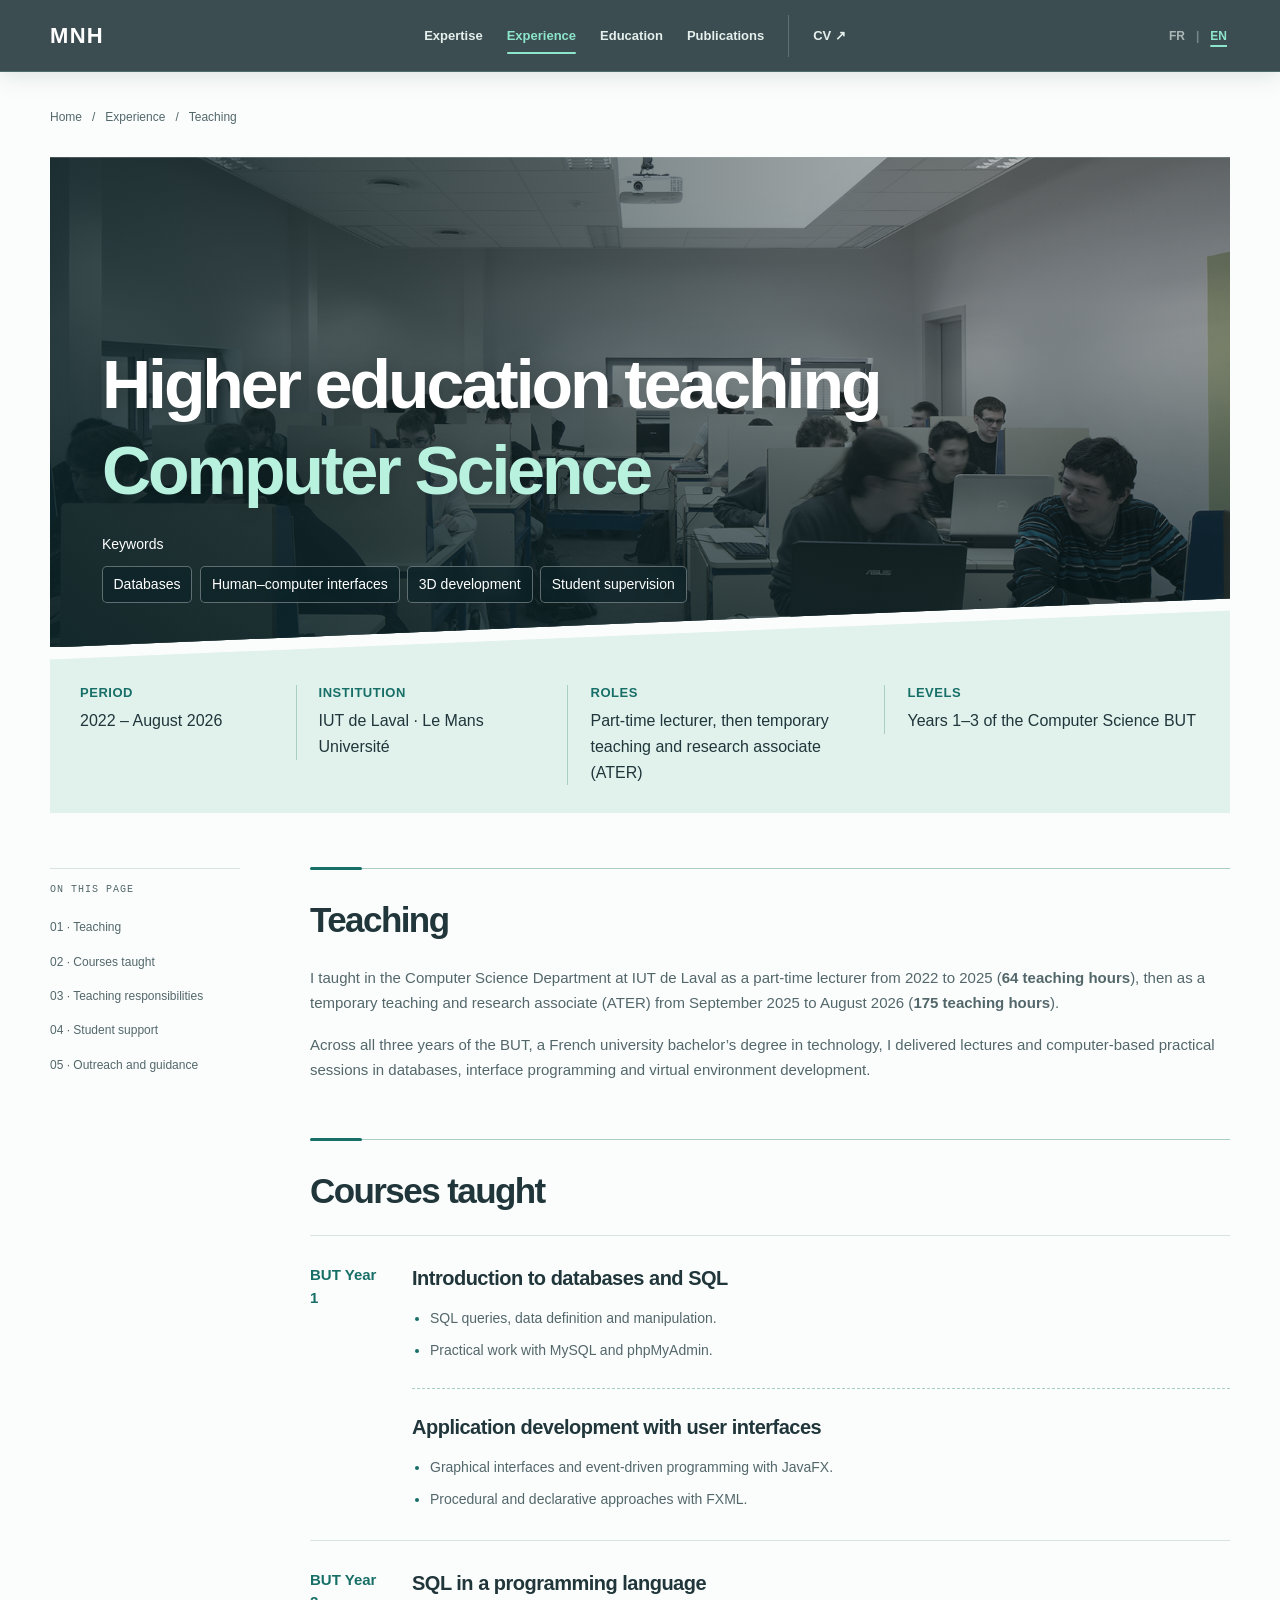
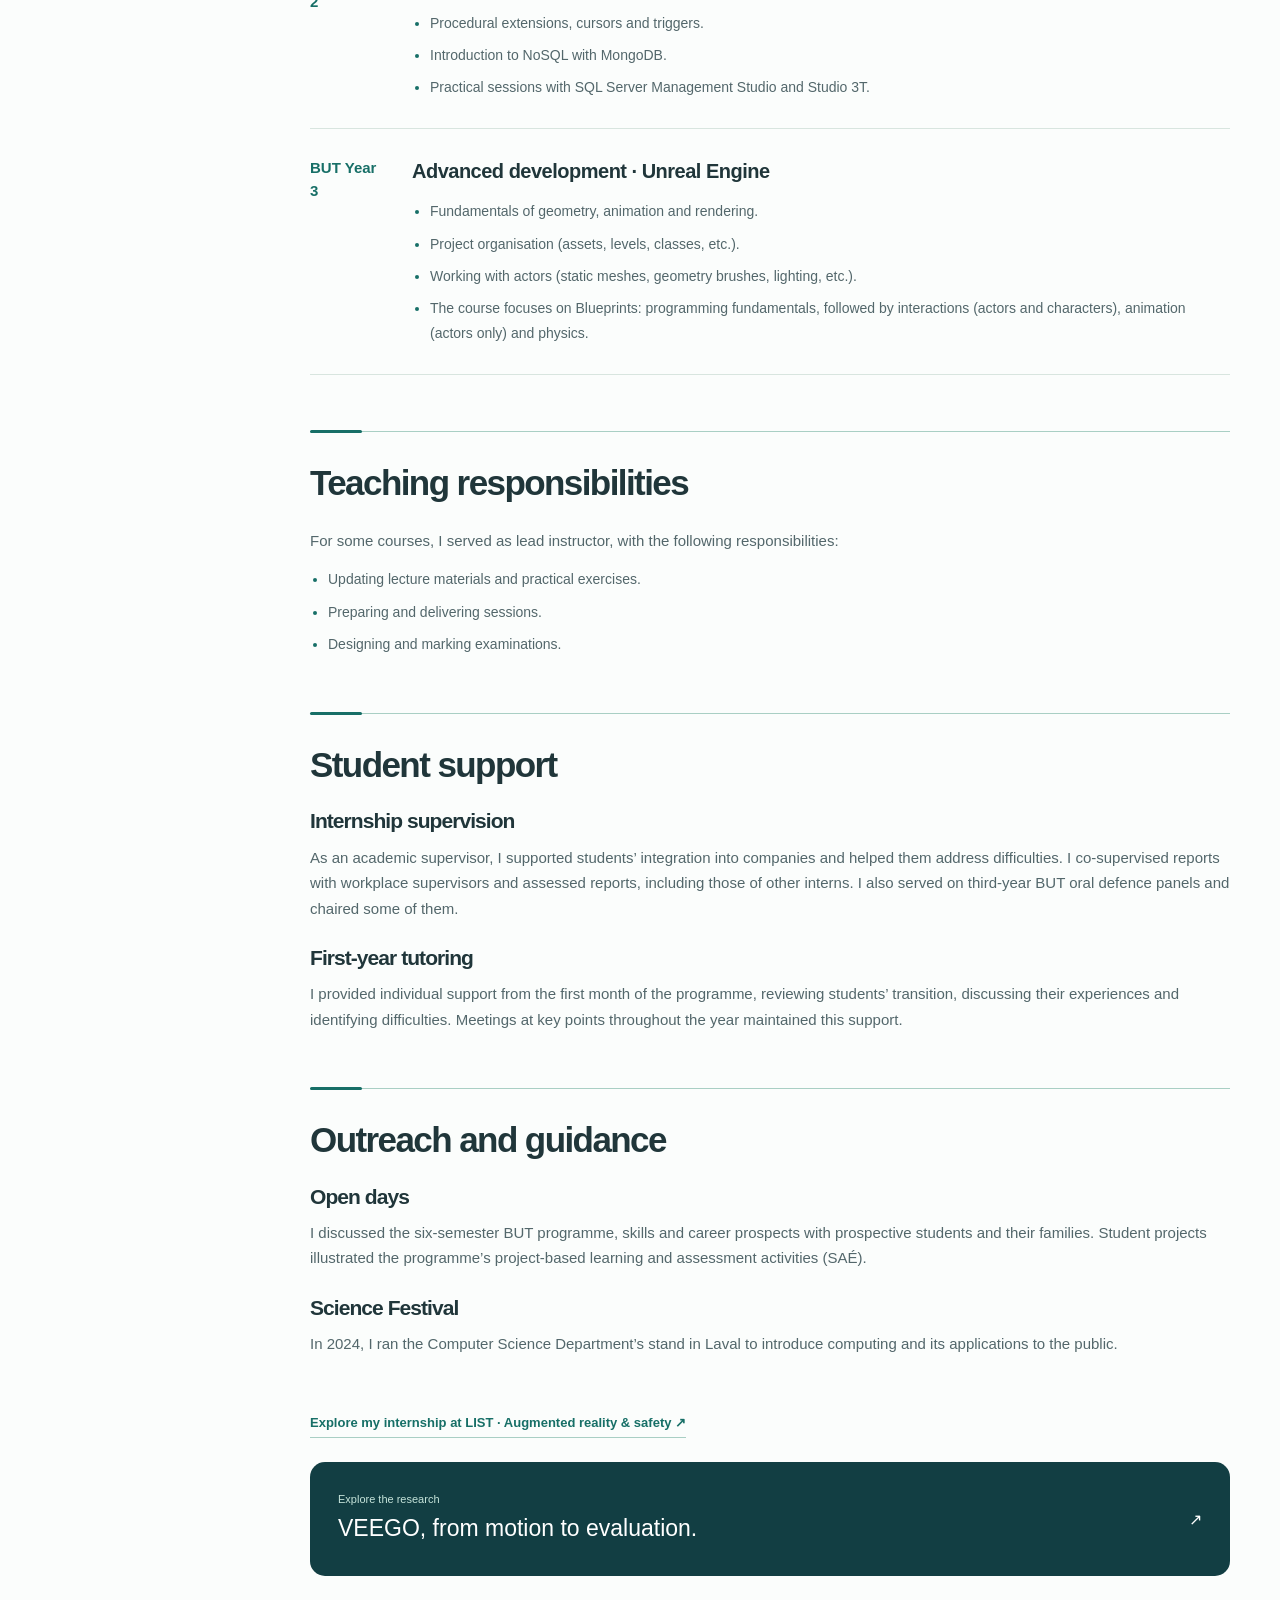
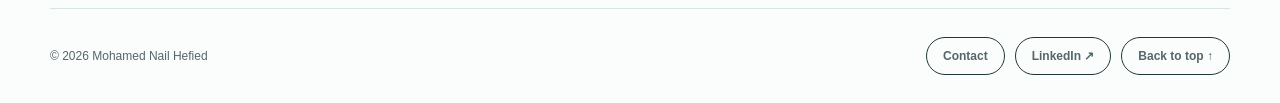
<file: en/experiences.html>
﻿<!doctype html>
<html lang="en">
<head><meta charset="utf-8"><meta name="viewport" content="width=device-width, initial-scale=1"><meta name="description" content="Teaching computer science at IUT de Laval: courses across all three BUT years, teaching responsibilities, internship supervision and tutoring. Part-time lecturer then ATER, 2022–2026."><meta name="theme-color" content="#123e43"><title>Teaching computer science — Mohamed Nail Hefied</title><link rel="icon" href="../assets/images/favicon.svg" type="image/svg+xml"><link rel="stylesheet" href="../styles.css"><script src="../site.js" defer></script><link rel="stylesheet" href="../navigation.css"><link rel="stylesheet" href="../theme.css"><link rel="stylesheet" href="../experience-details.css"><link rel="stylesheet" href="../language.css"><link rel="alternate" hreflang="fr" href="../experiences.html"><link rel="alternate" hreflang="en" href="experiences.html"></head>
<body id="haut" class="teaching-page">
  <a class="skip" href="#contenu">Skip to content</a><header class="site-header"><div class="wrap header-inner"><a class="brand" href="index.html#profil" aria-label="Mohamed Nail Hefied — Introduction">MNH</a><button class="menu-toggle" aria-expanded="false" aria-controls="navigation">Menu +</button><nav class="nav" id="navigation" aria-label="Main navigation"><a href="index.html#expertises">Expertise</a><a href="index.html#experiences" aria-current="page">Experience</a><a href="index.html#formation">Education</a><a href="index.html#publications">Publications</a><a class="nav-contact" href="cv/index.html">CV ↗</a></nav><div class="language-switch" role="group" aria-label="Language"><a href="../experiences.html" hreflang="fr" lang="fr" data-language-link>FR</a><span aria-hidden="true">|</span><a href="experiences.html" hreflang="en" lang="en" aria-current="true" data-language-link>EN</a></div></div></header>
  <main class="wrap" id="contenu">
    <nav class="breadcrumb" aria-label="Breadcrumb"><a href="index.html">Home</a><span aria-hidden="true">/</span><a href="index.html#experiences">Experience</a><span aria-hidden="true">/</span><span aria-current="page">Teaching</span></nav>
    <div class="detail-hero"><div class="experience-banner"><img class="experience-cover" src="../assets/images/enseignement-iut-laval.jpg" alt="Computer science teaching room at IUT de Laval" width="1600" height="1067" fetchpriority="high"><div class="experience-banner-content"><h1>Higher education teaching <span>Computer Science</span></h1><div class="research-keywords"><p>Keywords</p><ul class="tag-list" aria-label="Experience keywords"><li>Databases</li><li>Human–computer interfaces</li><li>3D development</li><li>Student supervision</li></ul></div></div></div></div>
    <div class="detail-meta"><div><span>Period</span>2022 – August 2026</div><div><span>Institution</span>IUT de Laval · Le Mans Université</div><div><span>Roles</span>Part-time lecturer, then temporary teaching and research associate (ATER)</div><div><span>Levels</span>Years 1–3 of the Computer Science BUT</div></div>
    <div class="detail-layout">
      <nav class="detail-toc" aria-label="Teaching experience contents"><p>On this page</p><a href="#enseignement">01 · Teaching</a><a href="#cours">02 · Courses taught</a><a href="#responsabilites">03 · Teaching responsibilities</a><a href="#accompagnement">04 · Student support</a><a href="#engagement">05 · Outreach and guidance</a></nav>
      <div>
        <section class="detail-section" id="enseignement" aria-labelledby="enseignement-title"><h2 id="enseignement-title">Teaching</h2>
          <p>I taught in the Computer Science Department at IUT de Laval as a part-time lecturer from 2022 to 2025 (<strong>64 teaching hours</strong>), then as a temporary teaching and research associate (ATER) from September 2025 to August 2026 (<strong>175 teaching hours</strong>).</p>
          <p>Across all three years of the BUT, a French university bachelor’s degree in technology, I delivered lectures and computer-based practical sessions in databases, interface programming and virtual environment development.</p>
        </section>
        <section class="detail-section" id="cours" aria-labelledby="cours-title"><h2 id="cours-title">Courses taught</h2>
          <dl class="teaching-detail">
            <div id="but1"><dt>BUT Year 1</dt><dd>
              <article class="teaching-course"><h3>Introduction to databases and SQL</h3><ul class="teaching-topics"><li>SQL queries, data definition and manipulation.</li><li>Practical work with MySQL and phpMyAdmin.</li></ul></article>
              <article class="teaching-course"><h3>Application development with user interfaces</h3><ul class="teaching-topics"><li>Graphical interfaces and event-driven programming with JavaFX.</li><li>Procedural and declarative approaches with FXML.</li></ul></article>
            </dd></div>
            <div id="but2"><dt>BUT Year 2</dt><dd>
              <article class="teaching-course"><h3>SQL in a programming language</h3><ul class="teaching-topics"><li>Procedural extensions, cursors and triggers.</li><li>Introduction to NoSQL with MongoDB.</li><li>Practical sessions with SQL Server Management Studio and Studio 3T.</li></ul></article>
            </dd></div>
            <div id="but3"><dt>BUT Year 3</dt><dd>
              <article class="teaching-course"><h3>Advanced development · Unreal Engine</h3><ul class="teaching-topics"><li>Fundamentals of geometry, animation and rendering.</li><li>Project organisation (assets, levels, classes, etc.).</li><li>Working with actors (static meshes, geometry brushes, lighting, etc.).</li><li>The course focuses on Blueprints: programming fundamentals, followed by interactions (actors and characters), animation (actors only) and physics.</li></ul></article>
            </dd></div>
          </dl>
        </section>
        <section class="detail-section" id="responsabilites" aria-labelledby="responsabilites-title"><h2 id="responsabilites-title">Teaching responsibilities</h2>
          <p>For some courses, I served as lead instructor, with the following responsibilities:</p>
          <ul class="teaching-topics"><li>Updating lecture materials and practical exercises.</li><li>Preparing and delivering sessions.</li><li>Designing and marking examinations.</li></ul>
        </section>
        <section class="detail-section" id="accompagnement" aria-labelledby="accompagnement-title"><h2 id="accompagnement-title">Student support</h2>
          <h3>Internship supervision</h3><p>As an academic supervisor, I supported students’ integration into companies and helped them address difficulties. I co-supervised reports with workplace supervisors and assessed reports, including those of other interns. I also served on third-year BUT oral defence panels and chaired some of them.</p>
          <h3>First-year tutoring</h3><p>I provided individual support from the first month of the programme, reviewing students’ transition, discussing their experiences and identifying difficulties. Meetings at key points throughout the year maintained this support.</p>
        </section>
        <section class="detail-section" id="engagement" aria-labelledby="engagement-title"><h2 id="engagement-title">Outreach and guidance</h2>
          <h3>Open days</h3><p>I discussed the six-semester BUT programme, skills and career prospects with prospective students and their families. Student projects illustrated the programme’s project-based learning and assessment activities (SAÉ).</p>
          <h3>Science Festival</h3><p>In 2024, I ran the Computer Science Department’s stand in Laval to introduce computing and its applications to the public.</p>
        </section>
        <div class="teaching-other-experience" id="list"><a class="text-link" href="realite-augmentee.html">Explore my internship at LIST · Augmented reality &amp; safety ↗</a></div>
        <a class="next-project" href="veego.html"><div><small>Explore the research</small><strong>VEEGO, from motion to evaluation.</strong></div><span aria-hidden="true">↗</span></a>
      </div>
    </div>
  </main><footer class="wrap site-footer simple-footer"><span>© 2026 Mohamed Nail Hefied</span><div class="footer-links"><a class="button small" href="mailto:nail.hefied@gmail.com">Contact</a><a class="button small" href="https://www.linkedin.com/in/nailhefied" target="_blank" rel="noopener noreferrer">LinkedIn ↗</a><a class="button small" href="#haut">Back to top ↑</a></div></footer>
<script src="../language.js" defer></script></body>
</html>
</file>
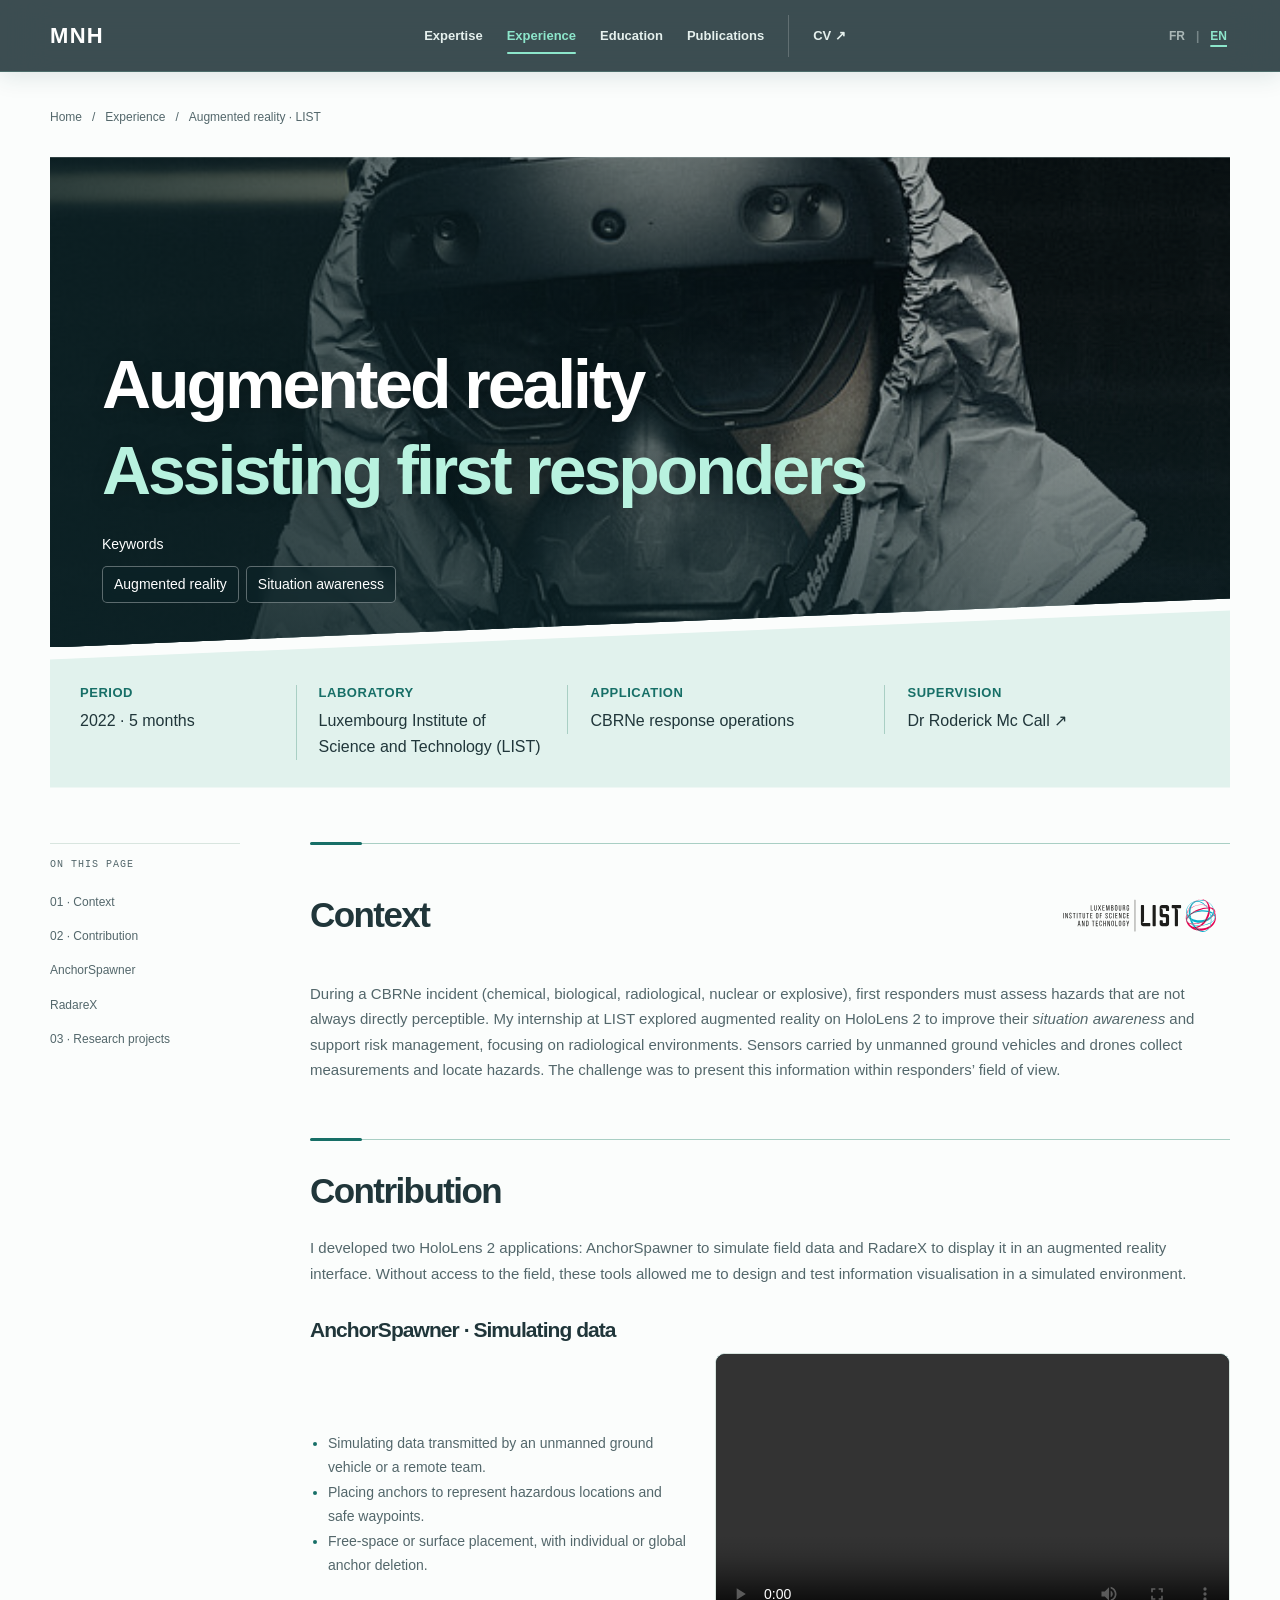
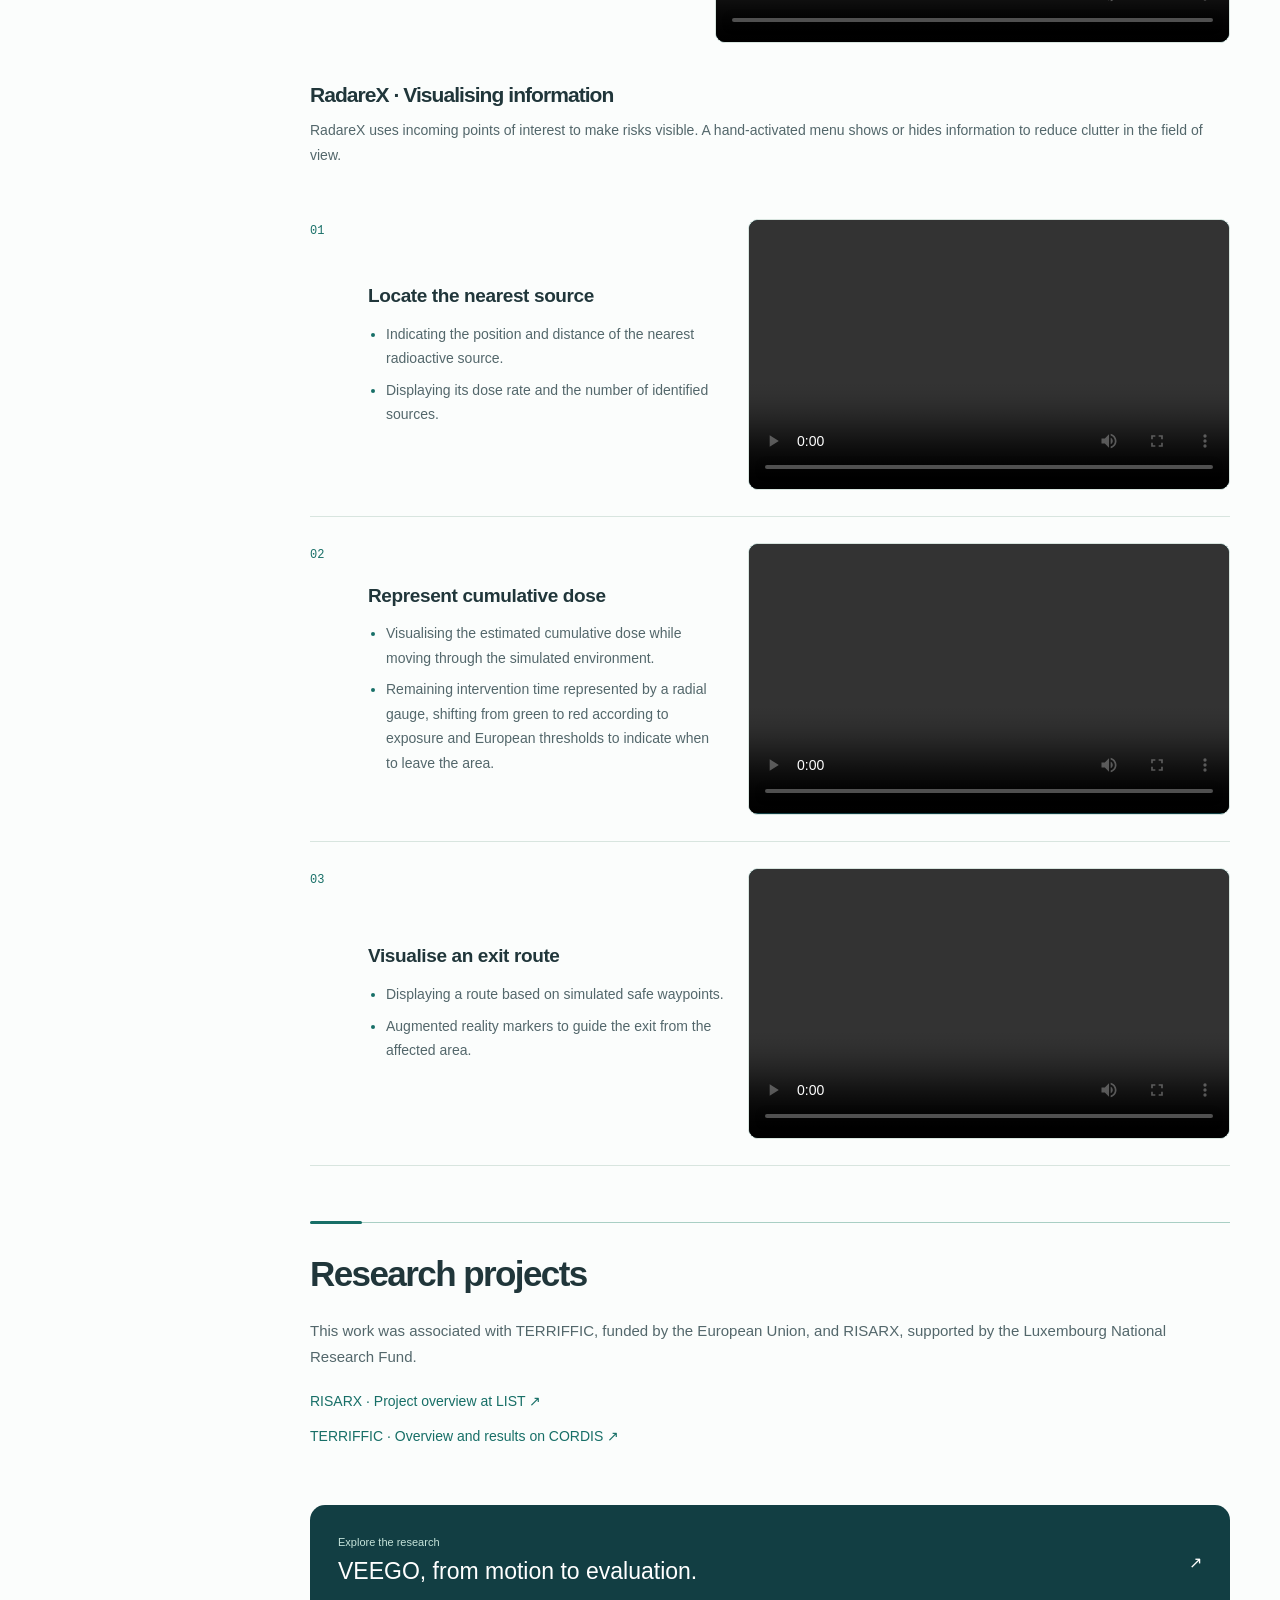
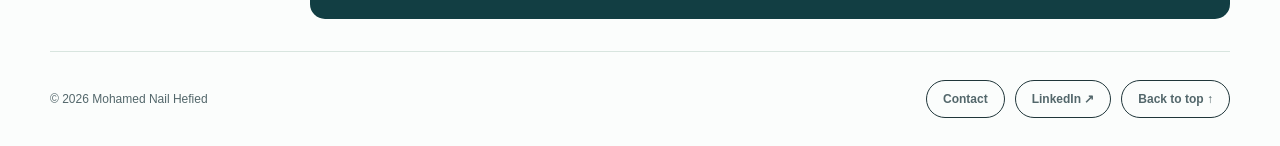
<file: en/realite-augmentee.html>
﻿<!doctype html>
<html lang="en">
<head><meta charset="utf-8"><meta name="viewport" content="width=device-width, initial-scale=1"><meta name="description" content="Research internship at LIST: augmented reality for safety-critical situations."><meta name="theme-color" content="#123e43"><title>Augmented reality & safety — Mohamed Nail Hefied</title><link rel="icon" href="../assets/images/favicon.svg" type="image/svg+xml"><link rel="stylesheet" href="../styles.css"><script src="../site.js" defer></script><link rel="stylesheet" href="../navigation.css"><link rel="stylesheet" href="../theme.css"><link rel="stylesheet" href="../experience-details.css"><link rel="stylesheet" href="../language.css"><link rel="alternate" hreflang="fr" href="../realite-augmentee.html"><link rel="alternate" hreflang="en" href="realite-augmentee.html"></head>
<body id="haut" class="risarx-page">
  <a class="skip" href="#contenu">Skip to content</a><header class="site-header"><div class="wrap header-inner"><a class="brand" href="index.html#profil" aria-label="Mohamed Nail Hefied — Introduction">MNH</a><button class="menu-toggle" aria-expanded="false" aria-controls="navigation">Menu +</button><nav class="nav" id="navigation" aria-label="Main navigation"><a href="index.html#expertises">Expertise</a><a href="index.html#experiences" aria-current="page">Experience</a><a href="index.html#formation">Education</a><a href="index.html#publications">Publications</a><a class="nav-contact" href="cv/index.html">CV ↗</a></nav><div class="language-switch" role="group" aria-label="Language"><a href="../realite-augmentee.html" hreflang="fr" lang="fr" data-language-link>FR</a><span aria-hidden="true">|</span><a href="realite-augmentee.html" hreflang="en" lang="en" aria-current="true" data-language-link>EN</a></div></div></header>
  <main class="wrap" id="contenu">
    <nav class="breadcrumb" aria-label="Breadcrumb"><a href="index.html">Home</a><span aria-hidden="true">/</span><a href="index.html#experiences">Experience</a><span aria-hidden="true">/</span><span aria-current="page">Augmented reality · LIST</span></nav>
    <div class="detail-hero"><div class="experience-banner"><img class="experience-cover" src="../assets/images/realite-augmentee-risarx.jpg" alt="Augmented reality headset combined with protective equipment" width="600" height="360" fetchpriority="high"><div class="experience-banner-content"><h1>Augmented reality <span>Assisting first responders</span></h1><div class="research-keywords"><p>Keywords</p><ul class="tag-list" aria-label="Experience keywords"><li>Augmented reality</li><li>Situation awareness</li></ul></div></div></div></div>
    <div class="detail-meta"><div><span>Period</span>2022 · 5 months</div><div><span>Laboratory</span>Luxembourg Institute of Science and Technology (LIST)</div><div><span>Application</span>CBRNe response operations</div><div><span>Supervision</span><a href="https://scholar.google.com/citations?hl=en&amp;user=666V4gEAAAAJ&amp;view_op=list_works&amp;sortby=pubdate" title="Roderick Mc Call’s Google Scholar profile">Dr Roderick Mc Call ↗</a></div></div>
    <div class="detail-layout">
      <nav class="detail-toc" aria-label="Experience contents"><p>On this page</p><a href="#contexte">01 · Context</a><a href="#contribution">02 · Contribution</a><a href="#anchorspawner">AnchorSpawner</a><a href="#radarex">RadareX</a><a href="#parcours">03 · Research projects</a></nav>
      <div>
        <section class="detail-section" id="contexte" aria-labelledby="contexte-title"><div class="institution-heading"><h2 id="contexte-title">Context</h2><img src="../assets/logos/list.svg" alt="LIST — Luxembourg Institute of Science and Technology" loading="lazy"></div>
          <p>During a CBRNe incident (chemical, biological, radiological, nuclear or explosive), first responders must assess hazards that are not always directly perceptible. My internship at LIST explored augmented reality on HoloLens 2 to improve their <em>situation awareness</em> and support risk management, focusing on radiological environments. Sensors carried by unmanned ground vehicles and drones collect measurements and locate hazards. The challenge was to present this information within responders’ field of view.</p>
          
        </section>
        <section class="detail-section" id="contribution" aria-labelledby="contribution-title"><h2 id="contribution-title">Contribution</h2>
          <p>I developed two HoloLens 2 applications: AnchorSpawner to simulate field data and RadareX to display it in an augmented reality interface. Without access to the field, these tools allowed me to design and test information visualisation in a simulated environment.</p>
          <div class="application-block" id="anchorspawner"><h3 id="anchorspawner-title">AnchorSpawner · Simulating data</h3>
            <div class="feature-video-row"><div><ul class="feature-points"><li>Simulating data transmitted by an unmanned ground vehicle or a remote team.</li><li>Placing anchors to represent hazardous locations and safe waypoints.</li><li>Free-space or surface placement, with individual or global anchor deletion.</li></ul></div><video controls playsinline preload="metadata" aria-labelledby="anchorspawner-title"><source src="../assets/videos/anchorspawner-simulation.mp4" type="video/mp4">Your browser does not support video playback. <a href="../assets/videos/anchorspawner-simulation.mp4">Open the AnchorSpawner demonstration</a>.</video></div>
          </div>
          <div class="application-block" id="radarex"><h3 id="radarex-title">RadareX · Visualising information</h3>
            <p>RadareX uses incoming points of interest to make risks visible. A hand-activated menu shows or hides information to reduce clutter in the field of view.</p>
            <ol class="process-list feature-videos">
              <li><div class="feature-video-row"><div><h4 id="source-title">Locate the nearest source</h4><ul class="feature-points"><li>Indicating the position and distance of the nearest radioactive source.</li><li>Displaying its dose rate and the number of identified sources.</li></ul></div><video controls playsinline preload="metadata" aria-labelledby="source-title"><source src="../assets/videos/radarex-localisation-sources.mp4" type="video/mp4">Your browser does not support video playback. <a href="../assets/videos/radarex-localisation-sources.mp4">Open the source localisation demonstration</a>.</video></div></li>
              <li><div class="feature-video-row"><div><h4 id="dose-title">Represent cumulative dose</h4><ul class="feature-points"><li>Visualising the estimated cumulative dose while moving through the simulated environment.</li><li>Remaining intervention time represented by a radial gauge, shifting from green to red according to exposure and European thresholds to indicate when to leave the area.</li></ul></div><video controls playsinline preload="metadata" aria-labelledby="dose-title"><source src="../assets/videos/radarex-dose-cumulee.mp4" type="video/mp4">Your browser does not support video playback. <a href="../assets/videos/radarex-dose-cumulee.mp4">Open the cumulative dose demonstration</a>.</video></div></li>
              <li><div class="feature-video-row"><div><h4 id="path-title">Visualise an exit route</h4><ul class="feature-points"><li>Displaying a route based on simulated safe waypoints.</li><li>Augmented reality markers to guide the exit from the affected area.</li></ul></div><video controls playsinline preload="metadata" aria-labelledby="path-title"><source src="../assets/videos/radarex-chemin-sortie.mp4" type="video/mp4">Your browser does not support video playback. <a href="../assets/videos/radarex-chemin-sortie.mp4">Open the exit route demonstration</a>.</video></div></li>
            </ol>
          </div>
        </section>
        <section class="detail-section" id="parcours" aria-labelledby="projets-title"><h2 id="projets-title">Research projects</h2>
          <p>This work was associated with TERRIFFIC, funded by the European Union, and RISARX, supported by the Luxembourg National Research Fund.</p>
          <ul class="project-resources"><li><a href="https://www.list.lu/what-we-offer/ventures/venture-projects/risarx">RISARX · Project overview at LIST ↗</a></li><li><a href="https://cordis.europa.eu/project/id/786729/reporting/fr">TERRIFFIC · Overview and results on CORDIS ↗</a></li></ul>
        </section>
        <a class="next-project" href="veego.html"><div><small>Explore the research</small><strong>VEEGO, from motion to evaluation.</strong></div><span aria-hidden="true">↗</span></a>
      </div>
    </div>
  </main>
  <footer class="wrap site-footer simple-footer"><span>© 2026 Mohamed Nail Hefied</span><div class="footer-links"><a class="button small" href="mailto:nail.hefied@gmail.com">Contact</a><a class="button small" href="https://www.linkedin.com/in/nailhefied" target="_blank" rel="noopener noreferrer">LinkedIn ↗</a><a class="button small" href="#haut">Back to top ↑</a></div></footer>
<script src="../language.js" defer></script></body>
</html>
</file>
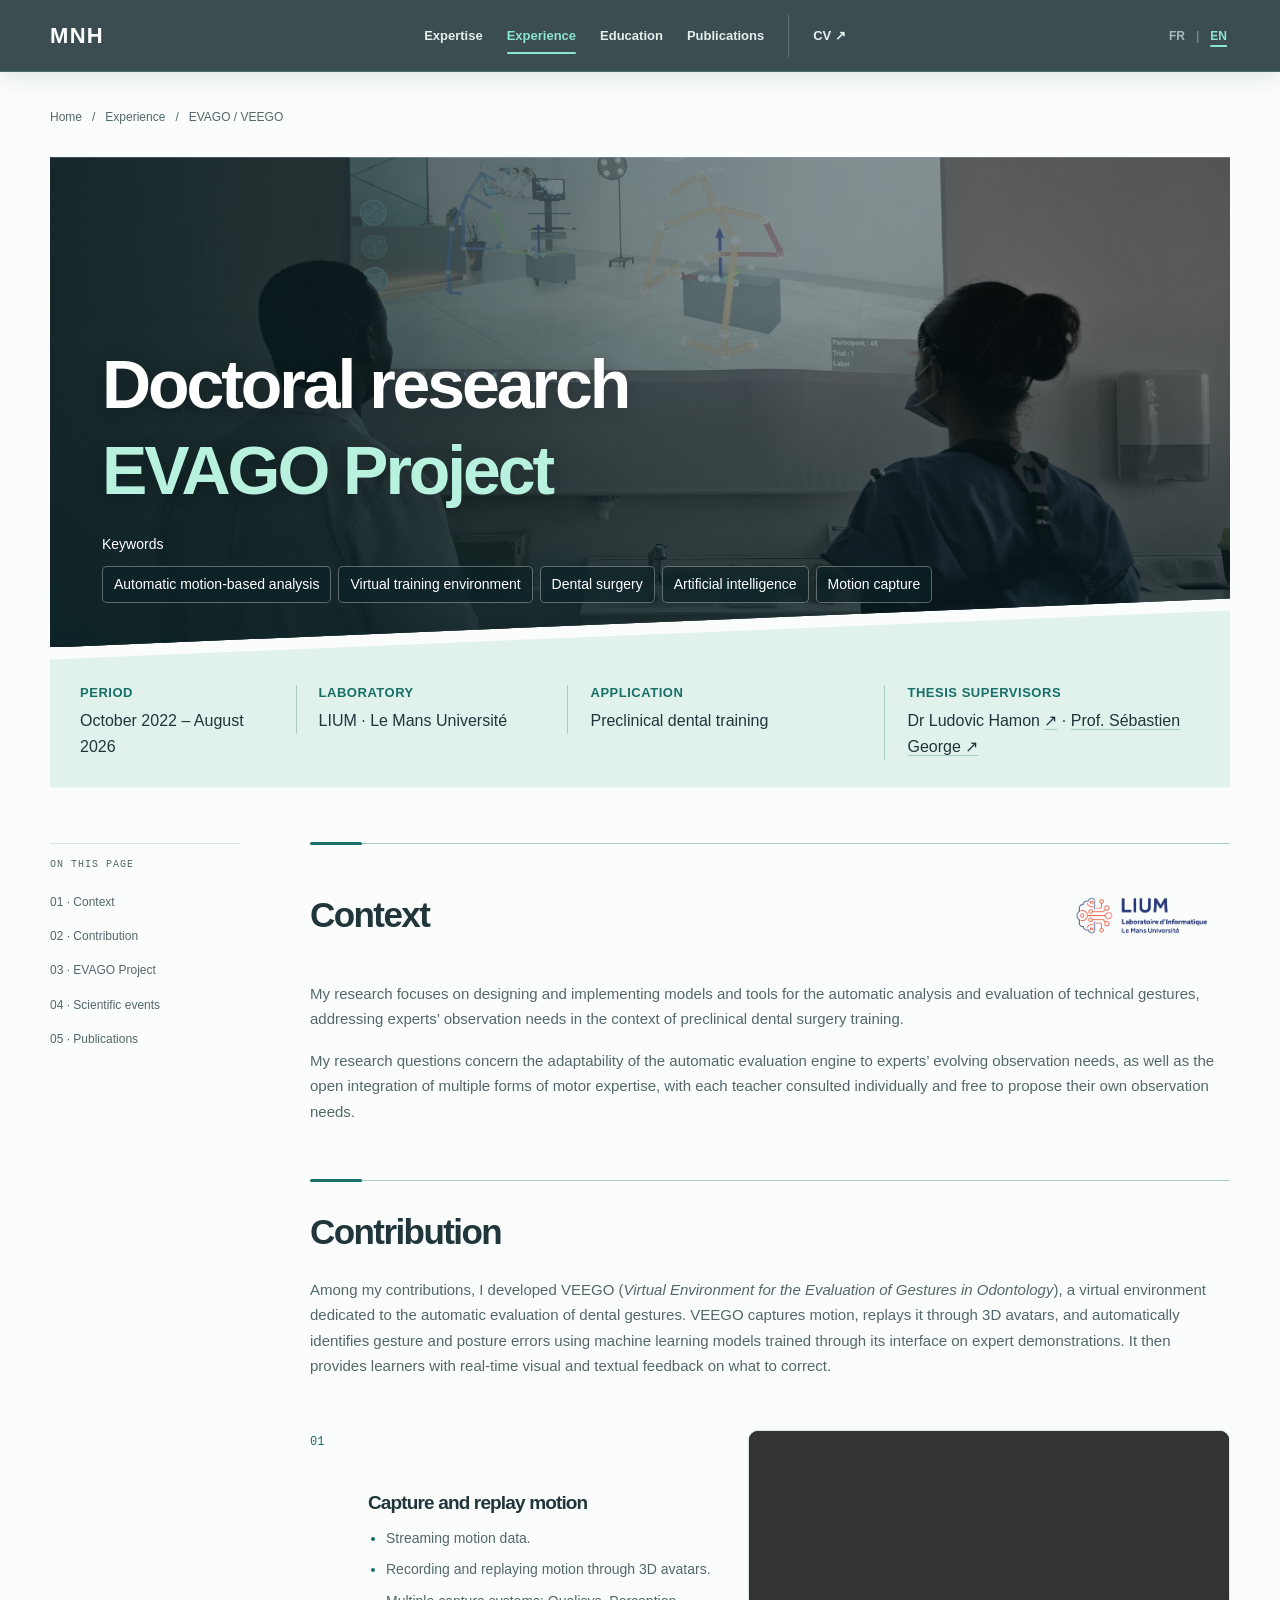
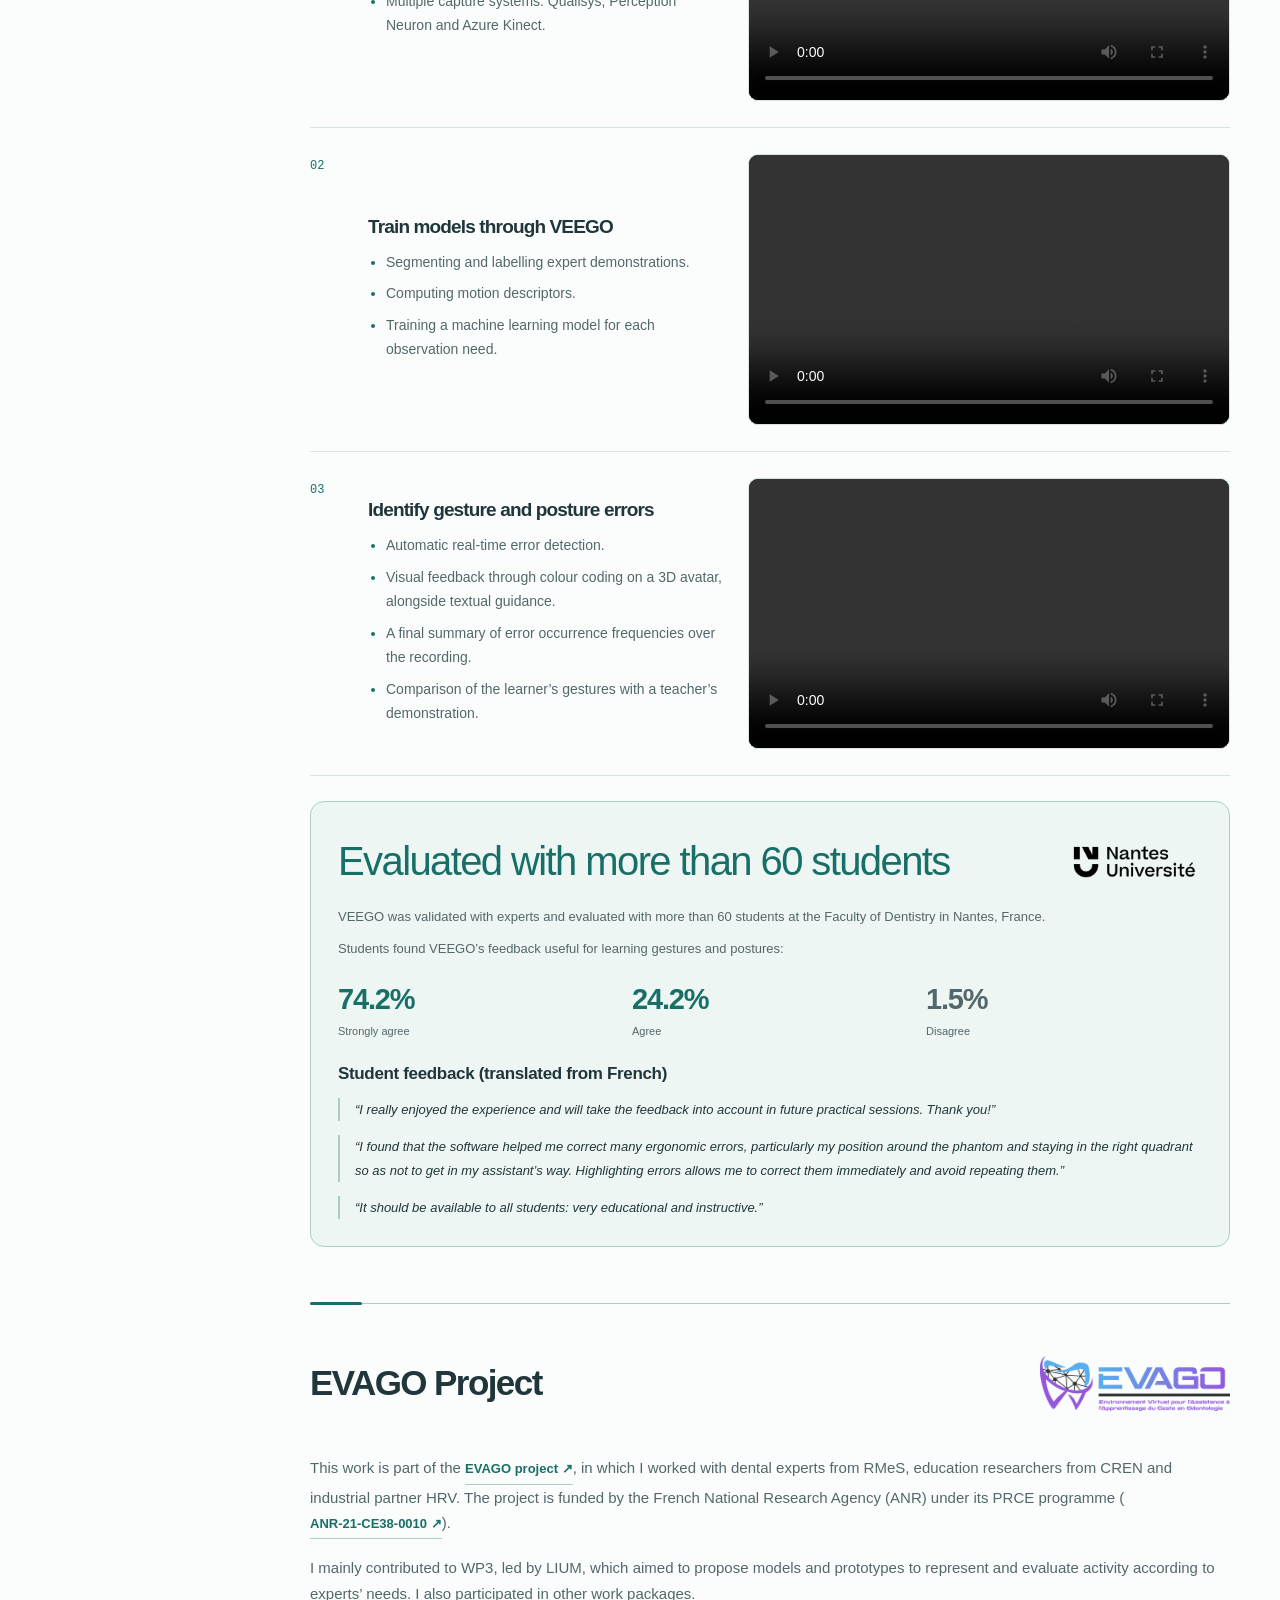
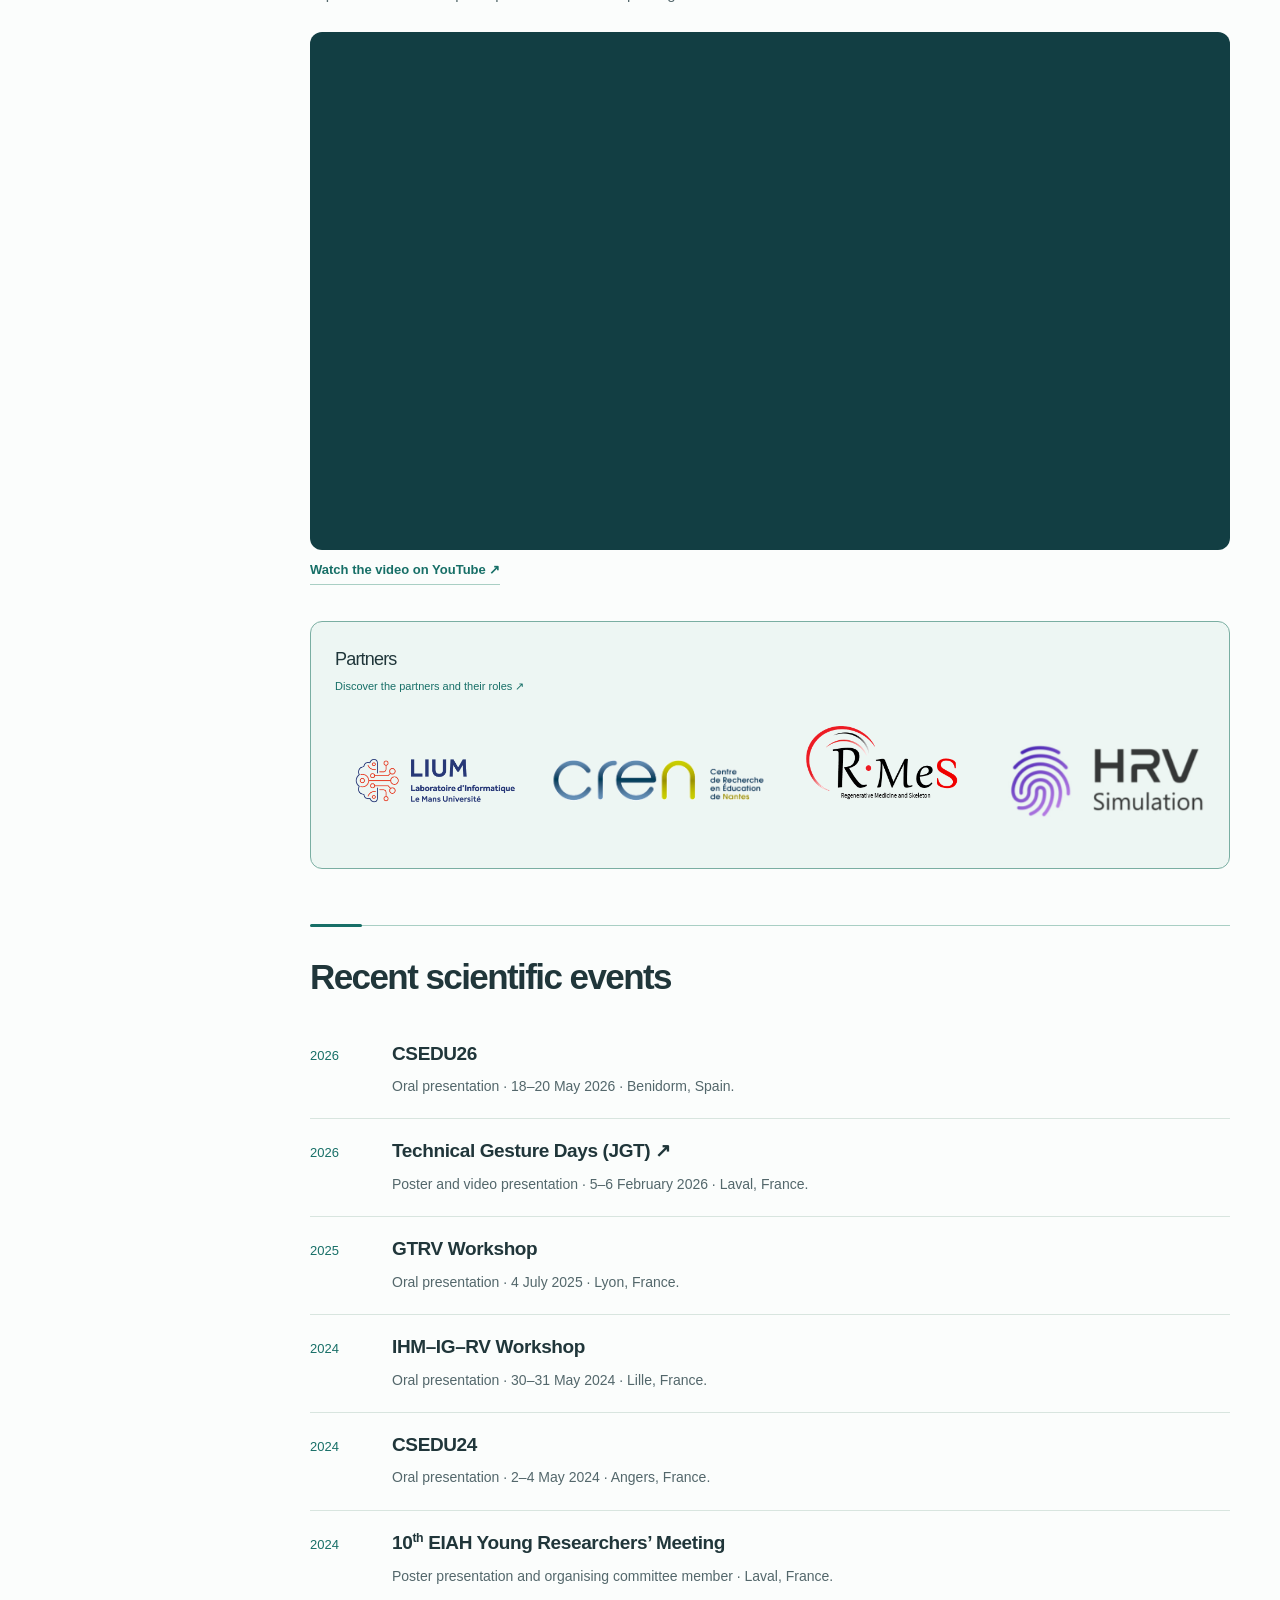
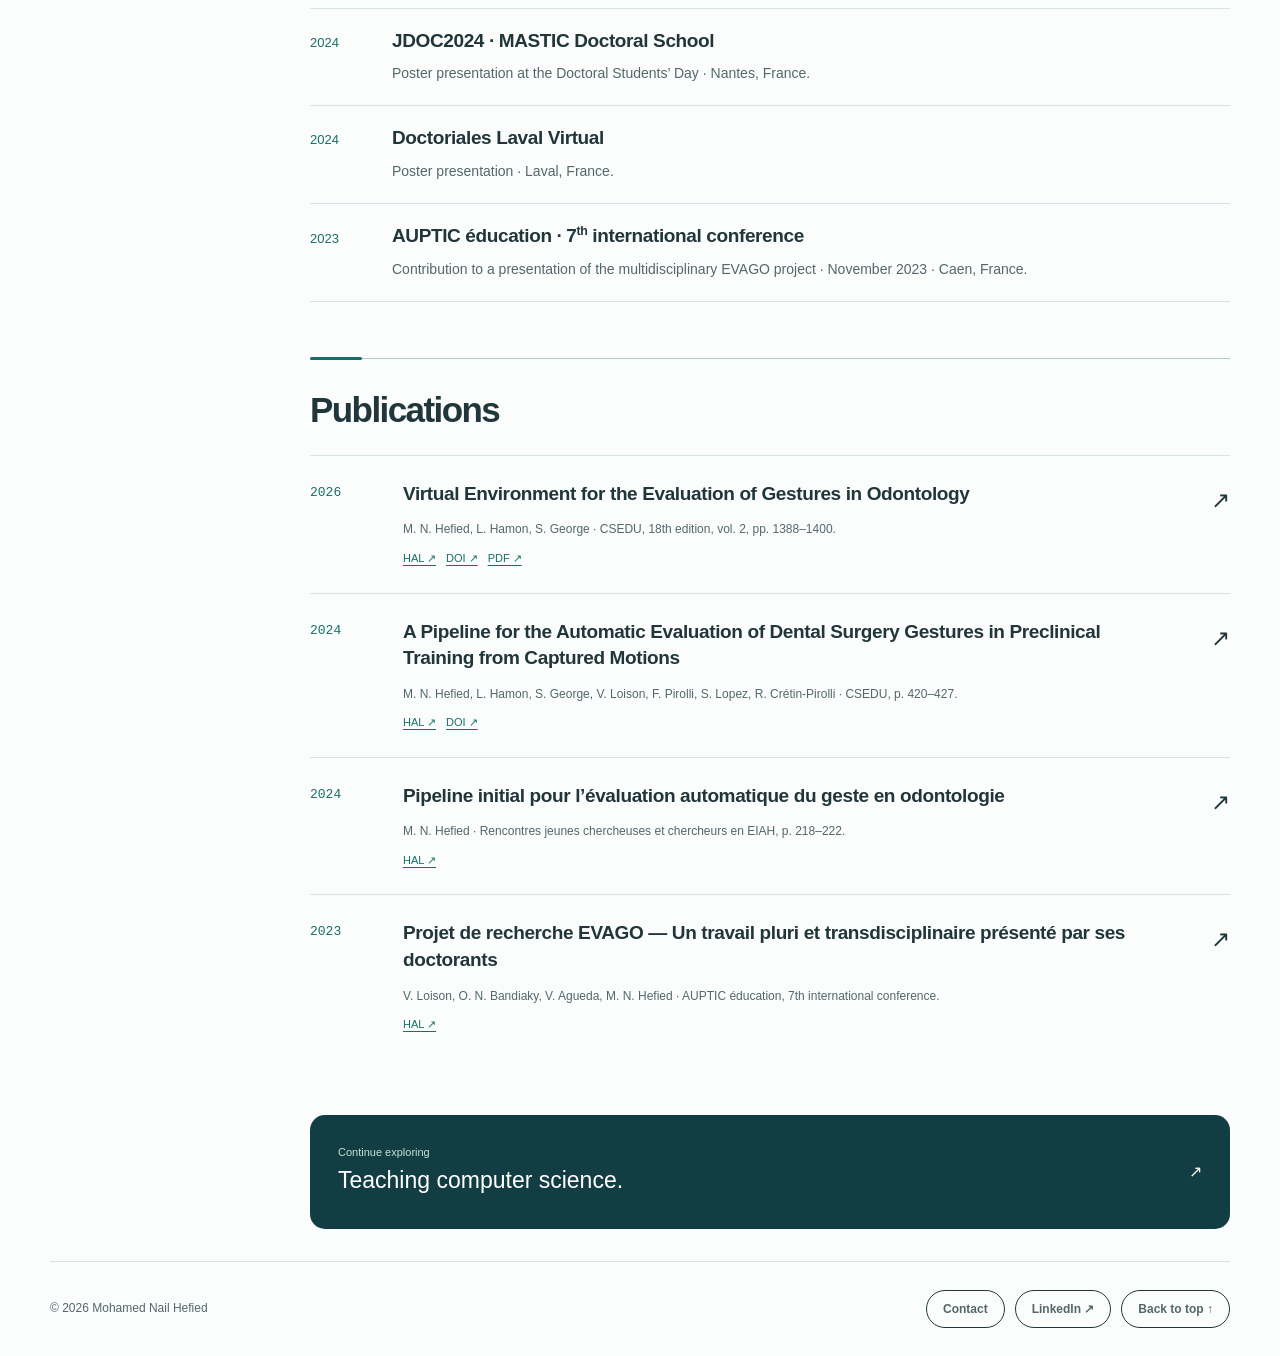
<file: en/veego.html>
﻿<!doctype html>
<html lang="en">
<head><meta charset="utf-8"><meta name="viewport" content="width=device-width, initial-scale=1"><meta name="description" content="VEEGO: Mohamed Nail Hefied’s doctoral research on the automatic evaluation of dental surgery gestures in a virtual environment."><meta name="theme-color" content="#123e43"><title>VEEGO — Mohamed Nail Hefied</title><link rel="icon" href="../assets/images/favicon.svg" type="image/svg+xml"><link rel="stylesheet" href="../styles.css"><script src="../site.js" defer></script><link rel="stylesheet" href="../navigation.css"><link rel="stylesheet" href="../theme.css"><link rel="stylesheet" href="../experience-details.css"><script src="../experience-details.js" defer></script><link rel="stylesheet" href="../language.css"><link rel="alternate" hreflang="fr" href="../veego.html"><link rel="alternate" hreflang="en" href="veego.html"></head>
<body id="haut">
  <a class="skip" href="#contenu">Skip to content</a><header class="site-header"><div class="wrap header-inner"><a class="brand" href="index.html#profil" aria-label="Mohamed Nail Hefied — Introduction">MNH</a><button class="menu-toggle" aria-expanded="false" aria-controls="navigation">Menu +</button><nav class="nav" id="navigation" aria-label="Main navigation"><a href="index.html#expertises">Expertise</a><a href="index.html#experiences" aria-current="page">Experience</a><a href="index.html#formation">Education</a><a href="index.html#publications">Publications</a><a class="nav-contact" href="cv/index.html">CV ↗</a></nav><div class="language-switch" role="group" aria-label="Language"><a href="../veego.html" hreflang="fr" lang="fr" data-language-link>FR</a><span aria-hidden="true">|</span><a href="veego.html" hreflang="en" lang="en" aria-current="true" data-language-link>EN</a></div></div></header>
  <main class="wrap" id="contenu">
    <nav class="breadcrumb" aria-label="Breadcrumb"><a href="index.html">Home</a><span aria-hidden="true">/</span><a href="index.html#experiences">Experience</a><span aria-hidden="true">/</span><span aria-current="page">EVAGO / VEEGO</span></nav>
    <div class="detail-hero"><div class="experience-banner"><img class="experience-cover" src="../assets/images/veego-retour-visuel.jpeg" alt="Visual feedback from VEEGO during a dental training session" width="4000" height="3000" fetchpriority="high"><div class="experience-banner-content"><h1>Doctoral research <span>EVAGO Project</span></h1><div class="research-keywords"><p>Keywords</p><ul class="tag-list" aria-label="Research keywords"><li>Automatic motion-based analysis</li><li>Virtual training environment</li><li>Dental surgery</li><li>Artificial intelligence</li><li>Motion capture</li></ul></div></div></div></div>
    <div class="detail-meta"><div><span>Period</span>October 2022 – August 2026</div><div><span>Laboratory</span>LIUM · Le Mans Université</div><div><span>Application</span>Preclinical dental training</div><div><span>Thesis supervisors</span>Dr Ludovic Hamon <a class="researcher-link" href="https://dblp.org/pid/95/6458.html" title="Ludovic Hamon’s DBLP publications" aria-label="Ludovic Hamon’s DBLP publications">↗</a> · <a class="researcher-link" href="https://scholar.google.com/citations?user=QYQKcOoAAAAJ&amp;hl=fr" title="Sébastien George’s Google Scholar profile">Prof. Sébastien George ↗</a></div></div>
    <div class="detail-layout">
      <nav class="detail-toc" aria-label="Project contents"><p>On this page</p><a href="#contexte">01 · Context</a><a href="#approche">02 · Contribution</a><a href="#projet">03 · EVAGO Project</a><a href="#manifestations">04 · Scientific events</a><a href="#diffusion">05 · Publications</a></nav>
      <div>
        <section class="detail-section" id="contexte" aria-labelledby="contexte-title"><div class="institution-heading"><h2 id="contexte-title">Context</h2><img src="../assets/logos/lium.png" alt="LIUM — Computer Science Laboratory of Le Mans Université" loading="lazy"></div><p>My research focuses on designing and implementing models and tools for the automatic analysis and evaluation of technical gestures, addressing experts’ observation needs in the context of preclinical dental surgery training.</p><p id="questions">My research questions concern the adaptability of the automatic evaluation engine to experts’ evolving observation needs, as well as the open integration of multiple forms of motor expertise, with each teacher consulted individually and free to propose their own observation needs.</p></section>
        <section class="detail-section" id="approche" aria-labelledby="contributions-title"><h2 id="contributions-title">Contribution</h2><p>Among my contributions, I developed VEEGO (<em>Virtual Environment for the Evaluation of Gestures in Odontology</em>), a virtual environment dedicated to the automatic evaluation of dental gestures. VEEGO captures motion, replays it through 3D avatars, and automatically identifies gesture and posture errors using machine learning models trained through its interface on expert demonstrations. It then provides learners with real-time visual and textual feedback on what to correct.</p><ol class="process-list feature-videos" id="videos">
          <li><div class="feature-video-row"><div><h3 id="stream-title">Capture and replay motion</h3><ul class="feature-points"><li>Streaming motion data.</li><li>Recording and replaying motion through 3D avatars.</li><li>Multiple capture systems: Qualisys, Perception Neuron and Azure Kinect.</li></ul></div><video controls playsinline preload="metadata" aria-labelledby="stream-title"><source src="../assets/videos/veego-capture-enregistrement-relecture.mp4" type="video/mp4">Your browser does not support video playback. <a href="../assets/videos/veego-capture-enregistrement-relecture.mp4">Open the capture and replay demonstration</a>.</video></div></li>
          <li><div class="feature-video-row"><div><h3 id="training-title">Train models through VEEGO</h3><ul class="feature-points"><li>Segmenting and labelling expert demonstrations.</li><li>Computing motion descriptors.</li><li>Training a machine learning model for each observation need.</li></ul></div><video controls playsinline preload="metadata" aria-labelledby="training-title"><source src="../assets/videos/veego-entrainement.mp4" type="video/mp4">Your browser does not support video playback. <a href="../assets/videos/veego-entrainement.mp4">Open the training demonstration</a>.</video></div></li>
          <li><div class="feature-video-row"><div><h3 id="detection-title">Identify gesture and posture errors</h3><ul class="feature-points"><li>Automatic real-time error detection.</li><li>Visual feedback through colour coding on a 3D avatar, alongside textual guidance.</li><li>A final summary of error occurrence frequencies over the recording.</li><li>Comparison of the learner’s gestures with a teacher’s demonstration.</li></ul></div><video controls playsinline preload="metadata" aria-labelledby="detection-title"><source src="../assets/videos/veego-evaluation.mp4" type="video/mp4">Your browser does not support video playback. <a href="../assets/videos/veego-evaluation.mp4">Open the evaluation demonstration</a>.</video></div></li>
        </ol><div class="highlight evaluation-highlight" id="evaluation">
          <div class="evaluation-heading"><strong>Evaluated with more than 60 students</strong><img src="../assets/logos/nantes-universite.png" alt="Nantes Université" loading="lazy"></div>
          <p>VEEGO was validated with experts and evaluated with more than 60 students at the Faculty of Dentistry in Nantes, France.</p>
          <p>Students found VEEGO’s feedback useful for learning gestures and postures:</p>
          <dl class="validation-results" aria-label="Perceived usefulness of feedback for learning gestures and postures">
            <div><dt>Strongly agree</dt><dd>74.2%</dd></div>
            <div><dt>Agree</dt><dd>24.2%</dd></div>
            <div><dt>Disagree</dt><dd>1.5%</dd></div>
          </dl>
          <h3>Student feedback (translated from French)</h3>
          <div class="student-feedback">
            <blockquote lang="en"><p>“I really enjoyed the experience and will take the feedback into account in future practical sessions. Thank you!”</p></blockquote>
            <blockquote lang="en"><p>“I found that the software helped me correct many ergonomic errors, particularly my position around the phantom and staying in the right quadrant so as not to get in my assistant’s way. Highlighting errors allows me to correct them immediately and avoid repeating them.”</p></blockquote>
            <blockquote lang="en"><p>“It should be available to all students: very educational and instructive.”</p></blockquote>
          </div>
        </div></section>
        
        <section class="detail-section" id="projet" aria-labelledby="projet-title">
          <div class="evago-heading"><h2 id="projet-title">EVAGO Project</h2><img src="../assets/logos/evago.png" alt="EVAGO project logo" loading="lazy"></div>
          <p>This work is part of the <a class="text-link" href="https://evago-lium.univ-lemans.fr/">EVAGO project ↗</a>, in which I worked with dental experts from RMeS, education researchers from CREN and industrial partner HRV. The project is funded by the French National Research Agency (ANR) under its PRCE programme (<a class="text-link" href="https://anr.fr/Projet-ANR-21-CE38-0010">ANR-21-CE38-0010 ↗</a>).</p>
          <p>I mainly contributed to WP3, led by LIUM, which aimed to propose models and prototypes to represent and evaluate activity according to experts’ needs. I also participated in other work packages.</p>
          <div class="evago-overview">
            <div class="evago-frame"><iframe src="https://www.youtube-nocookie.com/embed/P-7JndlFx4M" title="EVAGO project presentation (in French)" loading="lazy" allow="accelerometer; clipboard-write; encrypted-media; gyroscope; picture-in-picture; web-share" referrerpolicy="strict-origin-when-cross-origin" allowfullscreen></iframe></div>
            <p class="evago-video-fallback"><a class="text-link" href="https://www.youtube.com/watch?v=P-7JndlFx4M">Watch the video on YouTube ↗</a></p>
          </div>
          <div class="project-partners"><h3>Partners</h3><p class="partner-source"><a href="https://evago-lium.univ-lemans.fr/php/partenaires.php">Discover the partners and their roles ↗</a></p>
            <ul class="partner-logos" aria-label="EVAGO project partners">
              <li><img src="../assets/logos/lium.png" alt="LIUM — Computer Science Laboratory of Le Mans Université" loading="lazy"></li>
              <li><img src="../assets/logos/cren.png" alt="CREN — Nantes Education Research Centre" loading="lazy"></li>
              <li><img src="../assets/logos/rmes.png" alt="RMeS — Regenerative Medicine and Skeleton" loading="lazy"></li>
              <li><img class="partner-hrv" src="../assets/logos/hrv.jpg" alt="HRV Simulation — industrial partner" loading="lazy"></li>
            </ul>
          </div>
        </section>
        <section class="detail-section" id="manifestations" aria-labelledby="manifestations-title">
      <h2 id="manifestations-title">Recent scientific events</h2>
      <ol class="scientific-events">
        <li><span class="event-year">2026</span><div><h3>CSEDU26</h3><p>Oral presentation · 18–20 May 2026 · Benidorm, Spain.</p></div></li>
        <li><span class="event-year">2026</span><div><h3><a href="https://jgt.sciencesconf.org/">Technical Gesture Days (JGT) ↗</a></h3><p>Poster and video presentation · 5–6 February 2026 · Laval, France.</p></div></li>
        <li><span class="event-year">2025</span><div><h3>GTRV Workshop</h3><p>Oral presentation · 4 July 2025 · Lyon, France.</p></div></li>
        <li><span class="event-year">2024</span><div><h3>IHM–IG–RV Workshop</h3><p>Oral presentation · 30–31 May 2024 · Lille, France.</p></div></li>
        <li><span class="event-year">2024</span><div><h3>CSEDU24</h3><p>Oral presentation · 2–4 May 2024 · Angers, France.</p></div></li>
        <li><span class="event-year">2024</span><div><h3>10<sup>th</sup> EIAH Young Researchers’ Meeting</h3><p>Poster presentation and organising committee member · Laval, France.</p></div></li>
        <li><span class="event-year">2024</span><div><h3>JDOC2024 · MASTIC Doctoral School</h3><p>Poster presentation at the Doctoral Students’ Day · Nantes, France.</p></div></li>
        <li><span class="event-year">2024</span><div><h3>Doctoriales Laval Virtual</h3><p>Poster presentation · Laval, France.</p></div></li>
        <li><span class="event-year">2023</span><div><h3>AUPTIC éducation · 7<sup>th</sup> international conference</h3><p>Contribution to a presentation of the multidisciplinary EVAGO project · November 2023 · Caen, France.</p></div></li>
      </ol>
    </section>
        <section class="detail-section" id="diffusion" aria-labelledby="publication-title"><h2 id="publication-title">Publications</h2><ol class="publication-list">
        <li class="publication" data-year="2026"><span class="publication-year">2026</span><div><h3><a href="https://hal.science/hal-05631504">Virtual Environment for the Evaluation of Gestures in Odontology</a></h3><p>M. N. Hefied, L. Hamon, S. George · CSEDU, 18th edition, vol. 2, pp. 1388–1400.</p><div class="publication-links"><a href="https://hal.science/hal-05631504">HAL ↗</a><a href="https://doi.org/10.5220/0014665700004021">DOI ↗</a><a href="../assets/documents/hefied-veego-csedu-2026.pdf">PDF ↗</a></div></div><span class="publication-mark" aria-hidden="true">↗</span></li>
        <li class="publication" data-year="2024"><span class="publication-year">2024</span><div><h3><a href="https://hal.science/hal-04716141">A Pipeline for the Automatic Evaluation of Dental Surgery Gestures in Preclinical Training from Captured Motions</a></h3><p>M. N. Hefied, L. Hamon, S. George, V. Loison, F. Pirolli, S. Lopez, R. Crétin-Pirolli · CSEDU, p. 420–427.</p><div class="publication-links"><a href="https://hal.science/hal-04716141">HAL ↗</a><a href="https://doi.org/10.5220/0012685000003693">DOI ↗</a></div></div><span class="publication-mark" aria-hidden="true">↗</span></li>
        <li class="publication" data-year="2024"><span class="publication-year">2024</span><div><h3><a href="https://hal.science/hal-04682602" lang="fr">Pipeline initial pour l’évaluation automatique du geste en odontologie</a></h3><p>M. N. Hefied · Rencontres jeunes chercheuses et chercheurs en EIAH, p. 218–222.</p><div class="publication-links"><a href="https://hal.science/hal-04682602">HAL ↗</a></div></div><span class="publication-mark" aria-hidden="true">↗</span></li>
        
        <li class="publication" data-year="2023"><span class="publication-year">2023</span><div><h3><a href="https://hal.science/hal-04323836" lang="fr">Projet de recherche EVAGO — Un travail pluri et transdisciplinaire présenté par ses doctorants</a></h3><p>V. Loison, O. N. Bandiaky, V. Agueda, M. N. Hefied · AUPTIC éducation, 7th international conference.</p><div class="publication-links"><a href="https://hal.science/hal-04323836">HAL ↗</a></div></div><span class="publication-mark" aria-hidden="true">↗</span></li>
        
      </ol></section>
        <a class="next-project" href="experiences.html"><div><small>Continue exploring</small><strong>Teaching computer science.</strong></div><span aria-hidden="true">↗</span></a>
      </div>
    </div>
  </main>
  <footer class="wrap site-footer simple-footer"><span>© 2026 Mohamed Nail Hefied</span><div class="footer-links"><a class="button small" href="mailto:nail.hefied@gmail.com">Contact</a><a class="button small" href="https://www.linkedin.com/in/nailhefied" target="_blank" rel="noopener noreferrer">LinkedIn ↗</a><a class="button small" href="#haut">Back to top ↑</a></div></footer>
<script src="../language.js" defer></script></body>
</html>
</file>
<file: styles.css>
@charset "UTF-8";
:root{--paper:#f6f7f2;--white:#fff;--ink:#172f2d;--muted:#66736d;--line:#dce2d9;--teal:#205c51;--lime:#d8f584;--soft:#e9eee4;--radius:22px;--max:1180px}
*{box-sizing:border-box}html{scroll-behavior:smooth;scroll-padding-top:100px}body{margin:0;color:var(--ink);background:var(--paper);font:16px/1.7 "Segoe UI",Arial,sans-serif;-webkit-font-smoothing:antialiased}a{color:inherit;text-decoration:none}button{font:inherit;cursor:pointer}button,a{-webkit-tap-highlight-color:transparent}a:focus-visible,button:focus-visible{outline:3px solid #69a48d;outline-offset:5px}img{max-width:100%;display:block}h1,h2,h3,h4,p{margin:0}h1,h2,h3{line-height:1.1;letter-spacing:-.045em}h1{font-size:clamp(48px,6.3vw,84px);font-weight:550}h2{font-size:clamp(34px,4vw,52px);font-weight:550}h3{font-size:25px;font-weight:600}p+p{margin-top:16px}::selection{background:var(--lime);color:var(--ink)}.wrap{width:min(var(--max),calc(100% - 72px));margin-inline:auto}.skip{position:fixed;top:-80px;left:20px;z-index:100;background:var(--lime);padding:10px}.skip:focus{top:10px}
.site-header{position:sticky;top:0;z-index:20;background:#f6f7f2f2;backdrop-filter:blur(18px);border-bottom:1px solid var(--line)}.header-inner{height:84px;display:flex;align-items:center;justify-content:space-between;gap:28px}.brand{display:flex;align-items:center;gap:12px;font-weight:650;font-size:15px;line-height:1.3}.brand-icon{width:39px;height:39px;display:grid;place-items:center;border-radius:50%;background:var(--ink);color:var(--lime);font-size:13px;letter-spacing:-1px}.brand small{display:block;font-size:11px;font-weight:400;color:var(--muted);letter-spacing:.03em}.nav{display:flex;align-items:center;gap:25px;font-size:13px}.nav a{position:relative;padding:6px 0}.nav a:not(.nav-contact)::after{content:"";position:absolute;bottom:0;left:0;width:0;height:2px;background:var(--teal);transition:width .2s}.nav a:hover::after,.nav a[aria-current]::after{width:100%}.nav .nav-contact{border:1px solid #bdc8bd;border-radius:50px;padding:9px 17px}.menu-toggle{display:none;background:transparent;border:1px solid var(--line);padding:6px 12px;border-radius:7px}.eyebrow{font:11px/1.5 Consolas,"Courier New",monospace;letter-spacing:.13em;text-transform:uppercase;color:var(--muted);display:flex;gap:10px;align-items:center}.status-dot{width:7px;height:7px;border-radius:50%;background:#5a8a57;box-shadow:0 0 0 4px #5a8a5710;flex-shrink:0}.pill{font-size:11px;letter-spacing:.02em;border:1px solid var(--line);border-radius:40px;padding:5px 11px;display:inline-flex;align-items:center;gap:7px}.button{display:inline-flex;align-items:center;justify-content:center;gap:25px;border:1px solid var(--ink);padding:13px 21px;border-radius:40px;font-size:13px;font-weight:600;transition:background .2s,transform .2s}.button:hover{transform:translateY(-2px);background:var(--soft)}.button.primary{background:var(--ink);color:white}.button.primary:hover{background:var(--teal)}.button.lime{background:var(--lime);color:var(--ink);border-color:var(--lime)}.button.small{padding:9px 16px;font-size:12px}.text-link{font-size:13px;font-weight:600;display:inline-flex;gap:14px;align-items:center;border-bottom:1px solid #8eaa97;padding-bottom:3px}.text-link:hover{color:var(--teal)}.actions{display:flex;gap:12px;flex-wrap:wrap;align-items:center}
.hero{padding:75px 0 64px;display:grid;grid-template-columns:1.15fr .85fr;gap:55px;align-items:center}.hero h1{margin:27px 0 24px}.hero h1 em{font-style:normal;color:var(--teal)}.hero-description{max-width:510px;color:var(--muted);font-size:16px;line-height:1.8}.hero .actions{margin-top:29px}.hero-footnote{font-size:11px;color:var(--muted);margin-top:22px}.hero-visual{height:480px;position:relative;border-radius:var(--radius);background:#e7eee1;overflow:hidden;border:1px solid #dce4d5}.hero-visual::before{content:"";position:absolute;inset:0;background-image:radial-gradient(#9cae973b 1px,transparent 1px);background-size:19px 19px}.visual-label{position:absolute;left:24px;top:22px;z-index:1}.visual-label p{font-size:12px;font-weight:650;line-height:1.4}.visual-label small{font:10px Consolas,monospace;color:var(--muted)}.motion-scene{position:absolute;inset:55px 0 20px;width:100%;height:calc(100% - 75px)}.motion-trace{stroke-dasharray:5 7;animation:trajectory 30s linear infinite}.motion-person{transform-origin:50% 70%;animation:sway 8s ease-in-out infinite}.visual-coordinate{position:absolute;bottom:22px;left:24px;font:10px Consolas,monospace;letter-spacing:.1em;color:#687c62}.profile-chip{position:absolute;right:18px;bottom:18px;display:flex;align-items:center;gap:10px;padding:9px 14px 9px 9px;background:#ffffffed;border:1px solid #fff;border-radius:50px;box-shadow:0 6px 20px #1d37230a}.profile-chip img{width:40px;height:40px;border-radius:50%;object-fit:cover;object-position:50% 30%}.profile-chip strong{display:block;font-size:11px;line-height:1.4}.profile-chip small{display:block;font-size:10px;color:var(--muted)}@keyframes trajectory{to{stroke-dashoffset:-240}}@keyframes sway{50%{transform:rotate(-3deg) translateY(-4px)}}
.expertise-strip{border-top:1px solid var(--line);border-bottom:1px solid var(--line);display:flex;justify-content:space-between;align-items:center;gap:18px;padding:20px 0;font-size:11px;color:var(--muted)}.expertise-strip span{display:flex;align-items:center;gap:12px}.expertise-strip span::before{content:"+";font-size:18px;color:#829978}.section{padding:88px 0;border-bottom:1px solid var(--line)}.section-heading{display:flex;justify-content:space-between;align-items:end;gap:30px;margin-bottom:35px}.section-heading .eyebrow{margin-bottom:16px}.section-heading>p{max-width:340px;font-size:14px;color:var(--muted)}.section-number{color:#94a98b;margin-right:5px}.about-grid{display:grid;grid-template-columns:1fr 1.5fr;gap:80px}.about-intro{font-size:22px;line-height:1.55;letter-spacing:-.025em}.about-body{font-size:15px;color:var(--muted)}.about-body strong{font-weight:600;color:var(--ink)}.mini-facts{display:flex;gap:35px;margin-top:25px;font-size:11px}.mini-facts strong{display:block;font-size:15px;font-weight:550;letter-spacing:-.02em}.mini-facts span{color:var(--muted)}
.feature{display:grid;grid-template-columns:1.1fr .9fr;border-radius:var(--radius);overflow:hidden;background:var(--ink);color:white}.feature-copy{padding:45px}.feature-copy .eyebrow{color:#acc1af}.feature-copy h3{font-size:56px;letter-spacing:-.04em;margin:26px 0 12px}.feature-copy .feature-subtitle{font-size:12px;max-width:320px;color:#b5c6bb;margin-bottom:24px}.feature-copy>p{font-size:15px;color:#d0dbd1;max-width:430px}.feature-copy .actions{margin-top:30px}.feature-visual{position:relative;display:flex;flex-direction:column;justify-content:center;padding:40px;border-left:1px solid #456055;background:radial-gradient(ellipse at 80% 10%,#305c48,transparent 70%)}.pipeline{display:grid;gap:14px}.pipeline-step{display:flex;align-items:center;gap:20px;padding:17px 18px;border:1px solid #5e7b69;border-radius:12px;background:#ffffff04}.pipeline-step>span{font:11px Consolas,monospace;color:var(--lime)}.pipeline-step strong{font-size:14px;font-weight:500;display:block}.pipeline-step small{font-size:11px;color:#aabdac}.feature-caption{font:10px Consolas,monospace;color:#a4b7a3;text-transform:uppercase;letter-spacing:.1em;margin-top:24px}.research-questions{display:grid;grid-template-columns:1fr 1fr;gap:20px;margin-top:22px}.question{padding:28px 30px;background:#edf0e7;border:1px solid var(--line);border-radius:16px}.question .eyebrow{font-size:10px;margin-bottom:16px}.question h3{font-size:22px;letter-spacing:-.025em;margin-bottom:12px}.question p{font-size:13px;color:var(--muted)}
.experience-list{border-top:1px solid var(--line)}.experience-row{display:grid;grid-template-columns:150px 1fr 44px;gap:25px;padding:30px 0;border-bottom:1px solid var(--line);align-items:start;transition:background .2s}.experience-row:hover{background:#ebefe4}.experience-date{font:11px Consolas,monospace;color:var(--muted);padding-top:4px}.experience-row h3{font-size:24px;margin-bottom:9px}.experience-row p{font-size:13px;color:var(--muted);max-width:660px}.experience-row .institution{color:var(--teal);font-size:11px;margin:0 0 9px}.round-arrow{width:38px;height:38px;border:1px solid #cbd7c5;border-radius:50%;display:grid;place-items:center;font-size:20px}.experience-row:hover .round-arrow{background:var(--lime);border-color:var(--lime)}.experience-row .pill{margin-top:12px;font-size:10px;padding:3px 9px}.education-grid{display:grid;grid-template-columns:repeat(2,1fr);gap:18px}.education-card{background:var(--white);border:1px solid var(--line);border-radius:16px;padding:27px;position:relative}.education-card .eyebrow{margin-bottom:20px;font-size:10px}.education-card h3{font-size:23px;line-height:1.2;margin-bottom:12px;max-width:400px}.education-card p{font-size:13px;color:var(--muted)}.education-card .pill{margin-top:17px;background:var(--soft);border:0}.skills-grid{display:grid;grid-template-columns:repeat(3,1fr);gap:30px;margin-top:40px}.skills-grid h3{font-size:17px;margin-bottom:14px}.tag-list{display:flex;gap:7px;flex-wrap:wrap}.tag-list span{font-size:11px;padding:6px 10px;border:1px solid var(--line);border-radius:5px;background:white}.skills-note{font-size:12px;color:var(--muted);margin-top:12px}
.publication-tools{display:flex;gap:8px;flex-wrap:wrap;margin-bottom:22px}.filter{background:transparent;border:1px solid #cfd8c9;border-radius:30px;padding:7px 15px;font-size:11px;color:var(--muted)}.filter[aria-pressed="true"]{background:var(--ink);color:white;border-color:var(--ink)}.publication-list{padding:0;margin:0;list-style:none}.publication{display:grid;grid-template-columns:70px 1fr 50px;gap:23px;padding:25px 0;border-top:1px solid var(--line)}.publication[hidden]{display:none}.publication-year{font:13px Consolas,monospace;color:var(--teal);padding-top:4px}.publication h3{font-size:19px;line-height:1.4;letter-spacing:-.02em}.publication h3 a:hover{text-decoration:underline;text-underline-offset:4px}.publication p{font-size:12px;color:var(--muted);margin-top:8px}.publication-links{display:flex;gap:10px;font-size:11px;color:var(--teal);margin-top:9px}.publication-links a{text-decoration:underline;text-underline-offset:3px}.publication-mark{font-size:23px;text-align:right}.empty-publications{padding:20px;color:var(--muted)}
.contact-section{padding:70px 0 60px}.contact-panel{background:var(--lime);border-radius:var(--radius);padding:50px;display:flex;align-items:center;justify-content:space-between;gap:40px}.contact-panel .eyebrow{color:#586b3b;margin-bottom:15px}.contact-panel h2{font-size:43px;max-width:580px}.contact-panel p{font-size:13px;margin-top:20px}.contact-panel .button{white-space:nowrap}.site-footer{display:flex;justify-content:space-between;gap:25px;padding:25px 0 35px;font-size:11px;color:var(--muted)}.footer-links{display:flex;gap:22px}.footer-links a:hover{color:var(--teal)}
.breadcrumb{display:flex;gap:10px;padding-top:35px;font-size:12px;color:var(--muted)}.breadcrumb a:hover{color:var(--teal)}.detail-hero{padding:50px 0 60px;max-width:880px}.detail-hero .eyebrow{margin-bottom:22px}.detail-hero h1{font-size:clamp(42px,6vw,72px);margin-bottom:25px}.detail-hero .lead{font-size:19px;color:var(--muted);max-width:780px}.detail-hero .actions{margin-top:25px}.detail-meta{display:flex;gap:35px;flex-wrap:wrap;border-top:1px solid var(--line);border-bottom:1px solid var(--line);padding:22px 0;margin-bottom:55px}.detail-meta div{font-size:13px}.detail-meta span{display:block;font:10px Consolas,monospace;color:var(--muted);margin-bottom:5px;text-transform:uppercase;letter-spacing:.1em}.detail-layout{display:grid;grid-template-columns:190px minmax(0,1fr);gap:70px}.detail-toc{position:sticky;top:120px;align-self:start;padding:15px 0;border-top:1px solid var(--line)}.detail-toc p{font:10px Consolas,monospace;letter-spacing:.1em;text-transform:uppercase;color:var(--muted);margin-bottom:15px}.detail-toc a{display:block;font-size:12px;padding:7px 0;color:var(--muted)}.detail-toc a:hover{color:var(--teal)}.detail-section{padding-bottom:50px;margin-bottom:40px;border-bottom:1px solid var(--line)}.detail-section h2{font-size:35px;margin-bottom:25px}.detail-section>p{font-size:15px;color:var(--muted)}.detail-section h3{font-size:21px;margin:25px 0 12px}.detail-section .research-questions{margin:25px 0}.detail-section .question{padding:22px}.detail-section .question h3{margin:0 0 10px;font-size:20px}.process-list{list-style:none;padding:0;margin:25px 0;counter-reset:process}.process-list li{display:grid;grid-template-columns:40px 1fr;gap:18px;padding:20px 0;border-bottom:1px solid var(--line);counter-increment:process}.process-list li::before{content:"0" counter(process);font:12px Consolas,monospace;color:var(--teal);padding-top:5px}.process-list h3{font-size:19px;margin:0 0 7px}.process-list p{font-size:14px;color:var(--muted)}.highlight{padding:27px;border-radius:14px;background:var(--soft);margin:25px 0}.highlight strong{display:block;font-size:40px;line-height:1.2;letter-spacing:-.04em;font-weight:500}.highlight p{font-size:13px;color:var(--muted);margin-top:10px}.video-grid{display:grid;grid-template-columns:1fr 1fr;gap:17px}.video-card{padding:25px;border-radius:16px;border:1px solid var(--line);background:white}.video-art{height:120px;background:var(--ink);color:var(--lime);border-radius:10px;display:grid;place-items:center;margin-bottom:20px;position:relative;overflow:hidden}.video-art::before{content:"";position:absolute;width:180px;height:180px;border:1px solid #6e9264;border-radius:50%;transform:rotateX(50deg);box-shadow:0 0 0 25px #6e926420,0 0 0 50px #6e926410}.play-icon{position:relative;border:1px solid #8fb481;width:48px;height:48px;border-radius:50%;display:grid;place-items:center;font-size:16px}.video-card h3{font-size:20px;margin:0 0 10px}.video-card p{font-size:12px;color:var(--muted);margin-bottom:20px}.video-card .actions{gap:12px}.video-card .text-link{font-size:11px}.teaching-detail{border-top:1px solid var(--line)}.teaching-detail>div{display:grid;grid-template-columns:70px 1fr;gap:20px;padding:22px 0;border-bottom:1px solid var(--line)}.teaching-detail dt{color:var(--teal);font:12px Consolas,monospace}.teaching-detail dd{margin:0}.teaching-detail h3{margin:0 0 10px;font-size:19px}.teaching-detail p{font-size:14px;color:var(--muted)}.detail-bullets{font-size:14px;color:var(--muted);padding-left:18px}.detail-bullets li{padding:5px 0}.detail-bullets li::marker{color:var(--teal)}.next-project{padding:28px;border-radius:15px;background:var(--ink);color:white;display:flex;align-items:center;justify-content:space-between;gap:20px}.next-project small{display:block;color:#b5c6bb;font-size:11px}.next-project strong{font-size:23px;font-weight:500}.note{font-size:12px!important;color:var(--muted);border-left:2px solid #a4b99b;padding-left:15px;margin-top:20px}
dialog{width:min(950px,calc(100% - 30px));padding:20px;border:0;border-radius:16px;background:var(--paper);color:var(--ink);max-height:95dvh;overflow:auto}dialog::backdrop{background:#0b1c19d9;backdrop-filter:blur(6px)}.modal-head{display:flex;align-items:center;justify-content:space-between;gap:20px;padding-bottom:15px}.modal-head h2{font-size:20px;letter-spacing:-.02em}.modal-close{border:1px solid var(--line);border-radius:30px;background:white;font-size:12px;padding:6px 12px}.video-frame{aspect-ratio:16/9;background:var(--ink);border-radius:9px;overflow:hidden}.video-frame iframe{width:100%;height:100%;border:0}.modal-fallback{font-size:12px;padding-top:12px}.modal-fallback a{text-decoration:underline}.no-js-note{padding:12px;background:var(--soft);font-size:12px}
@media(min-width:901px){.nav{display:flex!important}}
@media(max-width:1000px){.nav{gap:17px}.hero{gap:30px}.hero-visual{height:430px}.hero h1{font-size:64px}.feature-copy{padding:30px}.feature-visual{padding:30px}.detail-layout{gap:40px;grid-template-columns:160px 1fr}}
@media(max-width:900px){.wrap{width:calc(100% - 40px)}.header-inner{height:72px}.menu-toggle{display:block}.nav{display:none;position:absolute;top:72px;left:0;right:0;padding:18px 24px;background:var(--paper);border-bottom:1px solid var(--line);flex-direction:column;align-items:stretch;gap:7px}.nav[data-open="true"]{display:flex}.nav .nav-contact{border:0;padding:6px 0}.hero{padding-top:45px;grid-template-columns:1fr 1fr;gap:25px}.hero h1{font-size:53px}.hero-visual{height:410px}.hero-description{font-size:14px}.expertise-strip{flex-wrap:wrap;justify-content:flex-start;gap:10px 22px}.section{padding:60px 0}.about-grid{gap:35px}.feature{grid-template-columns:1fr 1fr}.feature-copy h3{font-size:45px}.feature-copy>p{font-size:13px}.feature .button{gap:10px;padding:11px 16px}.feature-visual{padding:25px}.pipeline-step{gap:12px;padding:12px}.pipeline-step strong{font-size:12px}.pipeline-step small{font-size:10px}.experience-row{grid-template-columns:120px 1fr 38px;gap:15px}.skills-grid{gap:18px}.contact-panel{padding:35px}.contact-panel h2{font-size:34px}.contact-panel .button{gap:15px}.detail-layout{grid-template-columns:1fr;gap:25px}.detail-toc{position:static;display:flex;gap:20px;flex-wrap:wrap;padding:13px 0;border-bottom:1px solid var(--line)}.detail-toc p{width:100%;margin:0}.detail-toc a{padding:0}.detail-meta{margin-bottom:25px}}
@media(max-width:620px){.wrap{width:calc(100% - 36px)}.brand{font-size:13px}.hero{grid-template-columns:1fr;padding-top:35px;gap:35px}.hero h1{font-size:clamp(46px,12vw,66px)}.hero-description{font-size:15px}.hero-visual{height:360px}.hero-footnote{line-height:1.7}.expertise-strip{font-size:10px}.section-heading{display:block}.section-heading>p{margin-top:18px;max-width:none}.about-grid{grid-template-columns:1fr;gap:25px}.about-intro{font-size:23px}.mini-facts{gap:25px}.feature{grid-template-columns:1fr}.feature-copy{padding:30px 25px}.feature-copy h3{font-size:50px}.feature-copy>p{font-size:14px}.feature-visual{border-left:0;border-top:1px solid #456055;padding:25px}.research-questions{grid-template-columns:1fr;gap:12px}.question{padding:24px}.experience-row{grid-template-columns:1fr 35px;gap:8px 15px;padding:23px 0}.experience-date{grid-column:1/-1}.experience-row h3{font-size:22px}.experience-row .round-arrow{width:32px;height:32px;font-size:18px}.education-grid{grid-template-columns:1fr}.education-card{padding:25px}.skills-grid{grid-template-columns:1fr;gap:28px}.publication{grid-template-columns:43px 1fr;gap:15px;padding:22px 0}.publication h3{font-size:17px}.publication-mark{display:none}.publication p{font-size:11px}.contact-panel{display:block;padding:30px 25px}.contact-panel h2{font-size:32px}.contact-panel .button{margin-top:25px}.site-footer{display:block}.footer-links{flex-wrap:wrap;margin-top:15px;gap:16px}.detail-hero{padding:35px 0 40px}.detail-hero .lead{font-size:16px}.detail-meta{gap:20px 30px}.detail-section h2{font-size:30px}.video-grid{grid-template-columns:1fr}.teaching-detail>div{grid-template-columns:48px 1fr;gap:13px}.detail-toc{gap:12px 20px}.next-project strong{font-size:20px}.section{padding:50px 0}}
.header-portrait{width:48px;height:48px;object-fit:cover;object-position:center 30%;border-radius:50%;flex-shrink:0}
.header-identity strong{display:block;font-size:15px;font-weight:650;line-height:1.4}
.header-identity small{display:block;font-size:11px;color:var(--muted);margin-top:3px;font-weight:400;line-height:1.4}
.menu-toggle{flex-shrink:0;white-space:nowrap;font-size:12px;line-height:1.4;padding:8px 12px}
@media(max-width:620px){.header-inner{gap:12px}.brand{gap:10px}.header-portrait{width:40px;height:40px}.header-identity strong{font-size:13px}.header-identity small{font-size:10px}}
@media(prefers-reduced-motion:reduce){html{scroll-behavior:auto}*,*::before,*::after{animation:none!important;transition:none!important}}
</file>
<file: home.css>
﻿/* Accueil : une information, un emplacement. Les détails restent dans les pages dédiées. */
.home-publications .section-heading{align-items:center;margin-bottom:22px}
.home-publications .home-section-heading{margin-bottom:0}
.home-publications .publication h3{font-size:17px}
.home-publications .publication{padding:21px 0}
.home-page{background:#fcfcfa;--paper:#fcfcfa;--max:1120px}
.home-page .site-header{background:#fcfcfaf5}
.home-page .header-inner{height:78px}
.home-page .brand{font-size:13px}
.home-page .brand-icon{width:33px;height:33px;font-size:11px}
.home-page .nav{gap:27px;font-size:12px}
.profile-section{display:grid;grid-template-columns:1fr 1fr;gap:65px;padding:68px 0 65px;align-items:center}
.profile-introduction{display:flex;align-items:center;gap:24px;margin-bottom:30px}
.profile-portrait{width:140px;height:176px;object-fit:cover;object-position:center 32%;border-radius:14px;flex-shrink:0}
.profile-introduction h1{font-size:27px;line-height:1.2;font-weight:600;letter-spacing:-.035em;margin:0 0 10px}
.profile-job-title{font-size:14px;color:var(--teal);font-weight:500;line-height:1.5}
.profile-affiliation{font-size:11px;color:var(--muted);margin:7px 0 0;line-height:1.7}
.profile-heading{font-size:clamp(30px,3vw,40px);line-height:1.14;font-weight:550;letter-spacing:-.045em;margin:0 0 24px}
.profile-text{font-size:14px;line-height:1.85;color:var(--muted)}
.profile-text strong{color:#314940;font-weight:600}
.profile-text p+p{margin-top:13px}
.thesis-status{display:flex;align-items:baseline;gap:9px;font-size:11px;color:var(--muted);margin:23px 0 17px;line-height:1.7}
.thesis-status .status-dot{width:5px;height:5px}
.profile-copy .text-link{font-size:12px}
.expertise-map{margin:0;min-width:0}
.expertise-map figcaption{text-align:center;font-size:11px;color:var(--muted);margin-bottom:15px;letter-spacing:.03em}
.mind-map{width:100%;aspect-ratio:1.3;position:relative}
.map-connections{position:absolute;inset:0;width:100%;height:100%;overflow:visible}
.map-branches{stroke:#d4ded5;stroke-width:1.2}
.map-flow{stroke:#699e84;stroke-width:1.5;stroke-dasharray:3 24;animation:map-flow 16s linear infinite;opacity:.65}
.map-center{position:absolute;top:50%;left:50%;transform:translate(-50%,-50%);width:122px;height:122px;display:flex;flex-direction:column;align-items:center;justify-content:center;border-radius:50%;background:#edf3eb;border:1px solid #d2e1d2;color:#265c49;font-size:14px;line-height:1.45;font-weight:600;text-align:center}
.map-center-dot{width:5px;height:5px;border-radius:50%;background:#54916e;margin-bottom:8px;box-shadow:0 0 0 5px #54916e0d}
.map-keywords{list-style:none;margin:0;padding:0}
.map-node{position:absolute;transform:translate(-50%,-50%);text-align:center;background:#fcfcfa;border:1px solid #e0e7df;border-radius:10px;padding:10px 13px;font-size:12px;line-height:1.45;white-space:nowrap;color:#41584b;box-shadow:0 2px 5px #26442c02}
.node-one{left:26%;top:10%}.node-two{left:74%;top:10%}.node-three{left:13%;top:50%}.node-four{left:87%;top:50%}.node-five{left:26%;top:90%}.node-six{left:74%;top:90%}
@keyframes map-flow{to{stroke-dashoffset:-216}}
.home-section{border-top:1px solid var(--line);padding:45px 0 55px}
.home-section-heading{display:flex;gap:18px;align-items:baseline;margin-bottom:32px}
.home-section-index{font:10px Consolas,monospace;color:#8b9c90}
.home-section h2{font-size:29px;letter-spacing:-.035em}
.education-timeline{list-style:none;margin:0;padding:0}
.education-timeline>li{display:grid;grid-template-columns:150px minmax(0,1fr);gap:33px;position:relative;padding:0 0 27px}
.education-timeline>li:last-child{padding-bottom:0}
.timeline-date{font:11px/1.6 Consolas,monospace;color:var(--muted);padding-top:3px;text-align:right}
.timeline-content{position:relative;padding-left:28px}
.timeline-content::before{content:"";position:absolute;width:7px;height:7px;border-radius:50%;border:1.5px solid #76a28a;background:#fcfcfa;left:-4px;top:6px;z-index:1}
.education-timeline>li:first-child .timeline-content::before{background:#4d896d;border-color:#4d896d;box-shadow:0 0 0 4px #4d896d0d}
.education-timeline>li:not(:last-child)::after{content:"";position:absolute;left:183px;top:11px;bottom:-9px;width:1px;background:#d6e2d7}
.timeline-title{display:flex;align-items:baseline;justify-content:space-between;gap:15px}
.timeline-title h3{font-size:17px;line-height:1.45;font-weight:600;letter-spacing:-.015em}
.timeline-distinction{font-size:10px;color:#51775f;white-space:nowrap;font-weight:500}
.timeline-content p{font-size:12px;color:var(--muted);margin:5px 0 0;line-height:1.65}
.timeline-content .timeline-institution{font-size:12px;color:#4e6455;margin-top:4px}
.timeline-content .timeline-extra{font-size:11px;color:#7a877e}
.experience-cards{display:grid;grid-template-columns:repeat(3,minmax(0,1fr));gap:18px}
.experience-card{display:flex;flex-direction:column;padding:25px;border:1px solid #dfe6dc;border-radius:14px;background:white;transition:border-color .2s,transform .2s,box-shadow .2s}
.experience-card:hover{transform:translateY(-3px);border-color:#9db89f;box-shadow:0 8px 24px #24472b08}
.experience-card-top{display:flex;justify-content:space-between;align-items:center;gap:15px;margin-bottom:24px}
.card-category{font-size:10px;color:#59765d;letter-spacing:.03em}
.card-arrow{font-size:18px;color:#6f8a72}
.card-period{font:10px Consolas,monospace;color:#7b897e;margin-bottom:12px}
.experience-card h3{font-size:22px;line-height:1.25;letter-spacing:-.025em;font-weight:550;margin:0 0 12px}
.card-place{font-size:11px;color:#65796b;min-height:35px;margin:0 0 12px;line-height:1.6}
.card-description{font-size:12px;color:var(--muted);line-height:1.75;margin:0 0 22px;flex:1}
.card-link{display:flex;align-items:center;justify-content:space-between;gap:10px;border-top:1px solid #e9ede6;padding-top:15px;font-size:11px;font-weight:600;color:#38644b}
.home-footer{display:flex;align-items:center;justify-content:space-between;gap:30px;border-top:1px solid var(--line);padding:30px 0 35px}
.footer-email{font-size:12px;color:#365b46}
.home-footer p{font-size:10px;color:#8b958c;margin-top:6px}
.home-footer .footer-links{font-size:11px;color:var(--muted)}
@media(max-width:1000px){.profile-section{gap:35px}.map-node{font-size:11px;padding:9px 10px}.map-center{width:106px;height:106px;font-size:12px}.experience-card{padding:21px}.experience-card h3{font-size:20px}}
@media(max-width:900px){.home-page .header-inner{height:72px}.home-page .nav{top:72px}.profile-section{gap:30px;padding-top:45px}.profile-copy h1{font-size:35px}.profile-text{font-size:13px}.map-node{padding:8px;font-size:10px}.map-center{width:88px;height:88px;font-size:11px}.timeline-title{flex-wrap:wrap;gap:2px 15px}.experience-cards{gap:12px}.experience-card{padding:18px}.experience-card h3{font-size:19px}.card-place{min-height:53px}.card-link{font-size:10px}}
@media(max-width:700px){.profile-section{grid-template-columns:1fr;gap:42px;padding:35px 0 45px}.profile-copy h1{font-size:36px}.profile-text{font-size:14px}.expertise-map{max-width:500px;width:100%;justify-self:center}.mind-map{aspect-ratio:1.35}.map-node{font-size:11px;padding:9px 10px}.map-center{width:100px;height:100px;font-size:12px}.home-section{padding:33px 0 40px}.home-section-heading{margin-bottom:28px}.home-section h2{font-size:26px}.education-timeline>li{grid-template-columns:106px minmax(0,1fr);gap:18px;padding-bottom:25px}.education-timeline>li:not(:last-child)::after{left:124px}.timeline-content{padding-left:20px}.timeline-title h3{font-size:16px}.timeline-date{font-size:10px}.experience-cards{grid-template-columns:1fr;gap:15px}.experience-card{padding:23px}.experience-card-top{margin-bottom:13px}.experience-card h3{font-size:23px}.experience-card h3 br{display:none}.card-place{min-height:0;margin-bottom:10px}.card-link{font-size:12px}.card-description{font-size:13px;margin-bottom:20px}.home-footer{display:block}.home-footer .footer-links{margin-top:22px}}
@media(max-width:700px){.experience-card h3 br{display:initial}}
@media(max-width:400px){.home-page .brand{font-size:12px}.home-page .brand-icon{width:29px;height:29px}.profile-copy h1{font-size:32px}.map-node{font-size:10px;padding:8px}.map-center{width:85px;height:85px;font-size:11px}.education-timeline>li{grid-template-columns:1fr;gap:9px;padding-left:18px}.timeline-date{text-align:left;padding-left:20px}.timeline-content::before{top:-23px}.education-timeline>li:not(:last-child)::after{left:18px;top:9px;bottom:-9px}.timeline-content{padding-left:20px}}
@media(prefers-reduced-motion:reduce){.map-flow{animation:none}}
@media(max-width:1000px){.profile-introduction{gap:18px}.profile-portrait{width:118px;height:150px}.profile-introduction h1{font-size:24px}}
@media(max-width:700px){.profile-portrait{width:112px;height:142px}.profile-introduction h1{font-size:24px}.profile-heading{font-size:32px}}
@media(max-width:400px){.profile-introduction{gap:15px}.profile-portrait{width:100px;height:130px}.profile-introduction h1{font-size:22px}.profile-job-title{font-size:12px}.profile-heading{font-size:29px}}
</file>
<file: hero.css>
﻿/* Intro d’accueil et composition photographique. */
[hidden]{display:none!important}
.site-intro{position:fixed;inset:0;z-index:1000;background:#fcfcfa;display:grid;place-items:center;transition:opacity .35s ease,visibility .35s;pointer-events:all}
body.intro-active{overflow:hidden}
.site-intro.is-leaving{opacity:0;visibility:hidden;pointer-events:none}
.intro-loading{display:flex;flex-direction:column;align-items:center;gap:20px;color:#7a897e;font-size:11px;letter-spacing:.14em;text-transform:uppercase}
.intro-spinner{width:32px;height:32px;border:1px solid #dee8dd;border-top:2px solid #386b54;border-radius:50%;animation:intro-spin .85s linear infinite}
.intro-welcome{font-size:clamp(50px,9vw,100px);font-weight:500;letter-spacing:-.065em;line-height:1.2;color:#172f2d;animation:welcome-in .4s ease both}
.intro-welcome span{color:#73a781}
@keyframes intro-spin{to{transform:rotate(360deg)}}
@keyframes welcome-in{from{opacity:0;transform:translateY(12px)}to{opacity:1;transform:translateY(0)}}
.photo-hero{display:grid;grid-template-columns:.95fr 1.05fr;gap:70px;align-items:center}
.photo-introduction{padding-bottom:20px;min-width:0}
.photo-introduction h1{font-size:clamp(36px,3.6vw,50px);line-height:1.12;letter-spacing:-.045em;font-weight:700;margin:0 0 15px;max-width:520px}
.photo-role{font-size:22px;font-weight:500;line-height:1.4;letter-spacing:-.025em;color:#344a40;margin:0 0 24px}
.photo-description{font-size:17px;line-height:1.8;color:#718075;max-width:415px;margin:0}
.hero-actions{display:flex;align-items:center;gap:12px;flex-wrap:wrap;margin-top:26px}
.hero-linkedin{display:inline-flex;align-items:center;justify-content:center;width:48px;height:48px;flex-shrink:0;border:1px solid var(--accent-border);border-radius:50%;background:var(--white);color:var(--teal);transition:background .2s,transform .2s}
.hero-linkedin svg{width:22px;height:22px;fill:currentColor}
.hero-linkedin:hover:not(:disabled){background:var(--accent-soft);transform:translateY(-2px)}
.hero-linkedin:disabled{opacity:.55;cursor:default}
.hero-actions .button{min-height:48px;padding:11px 21px;gap:15px}
.photo-collage{position:relative;width:100%;aspect-ratio:.96;isolation:isolate}
.collage-photo{--photo-angle:0deg;position:absolute;margin:0;transition:transform .35s cubic-bezier(.22,1,.36,1)}
.collage-photo img{display:block;width:100%;height:100%;object-fit:cover;border-radius:12px;box-shadow:0 10px 25px #172f2d0c;transition:box-shadow .35s ease}
.collage-photo figcaption{position:absolute;color:#758066;font-family:Georgia,"Times New Roman",serif;font-size:12px;font-style:italic;line-height:1.2;white-space:nowrap}
.photo-dental{--photo-angle:3deg;top:4%;left:7%;width:91%;height:57%;transform:rotate(var(--photo-angle));z-index:1}
.photo-dental img{object-position:42% 40%}
.photo-dental figcaption{top:-24px;right:8px}
.photo-rjc{--photo-angle:.5deg;top:58%;left:28%;width:68%;height:37%;z-index:0;transform:rotate(var(--photo-angle))}
.photo-rjc img{object-position:54% 42%}
.photo-rjc figcaption{bottom:-24px;right:6px}
.photo-ihm{--photo-angle:-6deg;top:44%;left:0;width:47%;height:33%;z-index:2;transform:rotate(var(--photo-angle))}
.photo-ihm img{object-position:77% 50%;border:3px solid #fcfcfa}
.photo-ihm figcaption{bottom:-22px;left:12px}
@media(hover:hover) and (prefers-reduced-motion:no-preference){.photo-collage .collage-photo:hover{transform:translateY(-7px) rotate(calc(var(--photo-angle) * .4)) scale(1.025);z-index:3}.photo-collage .collage-photo:hover img{box-shadow:0 18px 40px #123e4326}}
.profile-continuation{display:grid;grid-template-columns:1fr 1fr;gap:75px;align-items:center}
.profile-continuation .profile-text{font-size:13px;line-height:1.9;max-width:490px}
.profile-continuation .expertise-map{max-width:430px;width:100%;justify-self:center}
@media(max-width:1000px){.photo-hero{gap:40px}.photo-introduction h1{font-size:38px}.photo-role{font-size:20px}.photo-description{font-size:15px}.profile-continuation{gap:40px}}
@media(max-width:760px){.photo-hero{grid-template-columns:1fr;gap:45px}.photo-introduction{padding-bottom:0;max-width:520px}.photo-introduction h1{font-size:38px}.photo-role{font-size:21px;margin-bottom:18px}.photo-description{font-size:16px;max-width:460px}.photo-collage{max-width:480px;justify-self:center;width:94%;margin-bottom:15px}.profile-continuation{grid-template-columns:1fr;gap:28px}.profile-continuation .expertise-map{max-width:470px}}
@media(max-width:400px){.photo-introduction h1{font-size:35px}.photo-role{font-size:19px}.photo-description{font-size:15px}.collage-photo figcaption{font-size:10px}.photo-collage{width:96%}}
@media(prefers-reduced-motion:reduce){.site-intro,.collage-photo,.collage-photo img,.hero-linkedin{transition:none}.intro-spinner,.intro-welcome{animation:none}.hero-linkedin:hover:not(:disabled){transform:none}}
</file>
<file: navigation.css>
﻿/* En-tête fixe, sombre et translucide, commun aux pages du portfolio. */
html{--header-height:72px;scroll-padding-top:96px;scroll-padding-bottom:24px;scroll-snap-type:y proximity}
body{padding:var(--header-height) 0 0}
.site-header,.home-page .site-header{position:fixed;inset:0 0 auto;transform:none;width:100%;max-width:none;height:var(--header-height);border:0;border-bottom:1px solid #8de6cb33;border-radius:0;background:rgba(18,39,43,.82);backdrop-filter:blur(22px) saturate(150%);-webkit-backdrop-filter:blur(22px) saturate(150%);box-shadow:0 4px 24px #123e4320;z-index:40}
.site-header .header-inner,.home-page .header-inner{width:min(var(--max),calc(100% - 72px));height:var(--header-height);margin:0 auto;padding:0;display:flex;align-items:center;justify-content:space-between;gap:28px}
.site-header .brand,.home-page .brand{display:inline-flex;align-items:center;flex-shrink:0;font-size:22px;font-weight:700;letter-spacing:.06em;line-height:1;color:#fff}
.site-header .brand:hover{color:var(--mint)}
.site-header .menu-toggle{display:none;color:#fff;border-color:#8de6cb55;background:transparent;font-size:13px}
.site-header .nav,.home-page .nav{position:static;display:flex;flex-direction:row;align-items:center;gap:24px;padding:0;margin:0;border:0;background:transparent;font-size:13px}
.site-header .nav a{position:relative;display:block;white-space:nowrap;padding:10px 0;border:0;border-radius:0;color:#e5f0ed;font-weight:600;transition:color .2s}
.site-header .nav a::after{content:"";display:block;position:absolute;left:0;bottom:3px;width:0;height:2px;border-radius:2px;background:var(--mint);transition:width .2s}
.site-header .nav a:hover::after,.site-header .nav a[aria-current]::after{width:100%}
.site-header .nav .nav-contact{border:0;border-left:1px solid #ffffff30;border-radius:0;padding:10px 0 10px 24px;margin-left:0}
.home-page main>.profile-section,.home-page main>.home-section{min-height:calc(100svh - var(--header-height));padding:65px 0 88px;scroll-snap-align:start;scroll-margin-top:0;display:flex;flex-direction:column;justify-content:center}
.home-page .intro-hero{min-height:0}
.home-page .expertise-zone .profile-continuation{margin:0;padding:0;border:0}
.home-page .expertise-zone .profile-text{font-size:15px}
.home-page .expertise-zone .expertise-map{max-width:470px}
.home-page .expertise-zone figcaption{margin-bottom:30px}

.home-page #publications{justify-content:flex-start}
.home-page .home-footer{scroll-snap-align:end}
.detail-toc{top:96px}
@media(max-width:900px){
 html{--header-height:66px;scroll-padding-top:86px;scroll-snap-type:none}
 .site-header .header-inner,.home-page .header-inner{width:calc(100% - 40px);gap:16px;flex-wrap:wrap;height:auto;min-height:var(--header-height)}
 .site-header .brand,.home-page .brand{font-size:20px}
 .site-header .nav,.home-page .nav{flex-basis:100%;flex-wrap:wrap;gap:8px 22px;font-size:14px;padding-bottom:16px}
 .site-header .nav .nav-contact{padding-left:0;border:0}
 html:not(.navigation-ready) .site-header{position:relative;height:auto}
 html:not(.navigation-ready) body{padding-top:0}
 html.navigation-ready .site-header .header-inner{flex-wrap:nowrap}
 html.navigation-ready .site-header .menu-toggle{display:block}
 html.navigation-ready .site-header .nav{display:none;position:absolute;inset:var(--header-height) 0 auto;width:100%;max-height:calc(100svh - var(--header-height));overflow-y:auto;flex-direction:column;align-items:stretch;gap:3px;padding:14px 20px 20px;background:rgba(18,39,43,.96);border-bottom:1px solid #8de6cb33;box-shadow:0 12px 24px #123e4320;backdrop-filter:blur(22px);-webkit-backdrop-filter:blur(22px)}
 html.navigation-ready .site-header .nav[data-open="true"]{display:flex}
 .site-header .nav a{width:fit-content;padding:11px 0}
 .home-page main>.profile-section,.home-page main>.home-section{padding:40px 0 64px}
 .detail-toc{top:auto}
}

@media(prefers-reduced-motion:reduce){html{scroll-snap-type:none}.site-header .nav a,.site-header .nav a::after{transition:none}}
</file>
<file: expertises.css>
﻿.home-page .expertise-zone{align-items:center}
.expertise-heading{align-self:stretch;width:100%;text-align:left;margin-bottom:32px}.expertise-heading .home-section-heading{margin-bottom:10px}
.expertise-instruction{font-size:12px;color:var(--muted);margin:0 0 0 30px}
.expertise-layout{display:grid;grid-template-columns:minmax(0,1.15fr) minmax(0,.85fr);gap:44px;align-items:center;width:100%}
.expertise-layout .interactive-map{width:100%;transform:translateX(calc(36.9565% + 22px));transition:transform .43s cubic-bezier(.22,1,.36,1)}
.expertise-layout.has-active .interactive-map{transform:translateX(0)}
.expertise-layout .expertise-panels{width:100%;min-width:0;margin-top:0;opacity:0;visibility:hidden;pointer-events:none;transform:translateX(12px);transition:opacity .23s ease,transform .3s ease,visibility .23s}
.expertise-layout.has-active .expertise-panels{opacity:1;visibility:visible;pointer-events:auto;transform:translateX(0)}
.expertise-icon-library{position:absolute;overflow:hidden;pointer-events:none}
.interactive-map{position:relative;isolation:isolate;width:min(900px,100%);height:470px;flex-shrink:0}
.expertise-connections{position:absolute;inset:0;width:100%;height:100%;pointer-events:none}
.expertise-branches{stroke:#dbe5d8;stroke-width:1.4}
.expertise-branches path{transition:stroke .2s,stroke-width .2s}
.expertise-branches path.is-selected{stroke:#7ca080;stroke-width:2.4}
.expertise-node{position:absolute;transform:translate(-50%,-50%);display:flex;flex-direction:column;align-items:center;justify-content:center;gap:10px;min-width:146px;min-height:96px;padding:16px 16px 20px;border:1px solid #dee6da;border-radius:15px;background:#fcfcfa;color:#405d47;font-size:12px;line-height:1.45;text-align:center;transition:border-color .2s,background .2s,box-shadow .2s;box-shadow:0 3px 10px #2e4d2a03}
.expertise-node:hover{border-color:#a4bca1;background:#f2f6ee}
.expertise-node[aria-expanded="true"]{background:#eaf1e3;border-color:#8dab85;box-shadow:0 4px 18px #486b3c0b}
.expertise-node small{font-size:10px;color:#84927c}
.expertise-node-icon{width:26px;height:26px;flex-shrink:0;color:#62875e}

.expertise-hub{left:50%;top:50%;min-width:0;width:174px;height:174px;border-radius:50%;background:#eef4e7;border-color:#d2dfc8;gap:7px;font-size:13px;font-weight:600;padding:17px 12px 27px}

.hub-icon{width:76px;height:49px;flex-shrink:0}
.expertise-motion{left:27.22%;top:12.34%}
.expertise-xr{left:72.78%;top:12.34%}
.expertise-control{left:14.44%;top:50%}
.expertise-fullstack{left:85.56%;top:50%}
.expertise-ai{left:27.22%;top:87.66%}
.expertise-principles{left:72.78%;top:87.66%}
.expertise-panels{width:min(760px,100%);margin-top:20px}
.expertise-detail{border:1px solid #dce6d3;background:#f4f7ef;border-radius:14px;overflow:hidden;scroll-margin-block:30px 115px}
.expertise-detail:not([open]){display:none}
.expertise-detail[open]{animation:expertise-open .2s ease-out}
.expertise-detail summary{padding:20px 26px 15px;font-size:16px;font-weight:600;color:#365c3c;cursor:pointer;line-height:1.5;list-style-position:inside}
.expertise-detail-body{padding:0 26px 24px;font-size:13px;line-height:1.8;color:#65765f}
.expertise-detail-body strong{color:#3e5c41;font-weight:600}
.expertise-detail-body p+p{margin-top:12px}
.expertise-detail .text-link{font-size:11px;margin-top:13px}
.expertise-tools{display:flex;gap:7px;flex-wrap:wrap;margin:15px 0}
.expertise-tools span{font-size:10px;border:1px solid #d5e2cd;background:#fcfcf9;padding:4px 9px;border-radius:5px}
.expertise-related{display:flex;gap:16px;flex-wrap:wrap}
.principle-list{list-style:none;padding:0;margin:17px 0 0;display:grid;grid-template-columns:1fr 1fr;gap:18px 24px}
.principle-list strong{display:block;font-size:12px;margin-bottom:3px}
.principle-list span{display:block;font-size:12px;line-height:1.7}
.expertise-status{position:absolute;width:1px;height:1px;overflow:hidden;clip-path:inset(50%);white-space:nowrap}
.expertise-nojs{font-size:12px;color:var(--muted)}
@keyframes expertise-open{from{opacity:0;transform:translateY(-5px)}to{opacity:1;transform:translateY(0)}}
@media(min-width:901px) and (max-width:1100px){.expertise-layout{gap:30px}.expertise-layout .expertise-node{min-width:120px;font-size:11px;padding-inline:10px}.expertise-layout .expertise-hub{min-width:0;width:145px;height:145px;font-size:12px}.expertise-layout .hub-icon{width:66px;height:42px}.expertise-layout .principle-list{grid-template-columns:1fr;gap:12px}}
@media(max-width:900px){.expertise-layout{grid-template-columns:minmax(0,1fr);gap:20px;max-width:700px}.interactive-map{height:460px}.expertise-node{min-width:130px;min-height:92px;font-size:11px;padding:13px 12px 18px;gap:8px}.expertise-hub{width:150px;height:150px;min-width:0;font-size:12px;padding:13px 10px 25px}.hub-icon{width:67px;height:44px}}
@media(max-width:620px){.expertise-heading{margin-bottom:20px}.expertise-instruction{font-size:11px;max-width:280px;line-height:1.8}.interactive-map{height:450px}.expertise-node{min-width:0;width:112px;min-height:93px;font-size:11px;padding:10px 6px 18px;gap:6px;border-radius:12px}.expertise-node-icon{width:23px;height:23px}.expertise-hub{width:110px;height:132px;min-height:0;font-size:11px;border-radius:50%;padding:12px 4px 24px}.hub-icon{width:69px;height:43px}.expertise-control{left:15%}.expertise-fullstack{left:85%}.expertise-panels{margin-top:12px}.expertise-detail summary{font-size:15px;padding:18px 20px 12px}.expertise-detail-body{padding:0 20px 20px;font-size:12px}.principle-list{grid-template-columns:1fr;gap:13px}}
@media(max-width:370px){.expertise-node{width:94px;font-size:10px}.expertise-hub{width:99px;font-size:10px}.interactive-map{height:425px}}
@media(prefers-reduced-motion:reduce){.expertise-detail[open]{animation:none}.expertise-node,.expertise-branches path{transition:none}}
.expertise-hub .hub-icon{width:116px;height:53px;object-fit:contain;mix-blend-mode:multiply}
@media(max-width:620px){.expertise-hub .hub-icon{width:86px;height:40px}}
@media(max-width:370px){.expertise-hub .hub-icon{width:80px;height:37px}}
@media(min-width:901px) and (max-width:1100px){.expertise-layout .interactive-map{transform:translateX(calc(36.9565% + 15px))}.expertise-layout.has-active .interactive-map{transform:translateX(0)}}
@media(max-width:900px){.expertise-layout .interactive-map{transform:none;transition:none}.expertise-layout .expertise-panels{display:none;transform:none}.expertise-layout.has-active .expertise-panels{display:block}.expertise-layout.has-active .interactive-map{transform:none}}
@media(prefers-reduced-motion:reduce){.expertise-layout .interactive-map,.expertise-layout .expertise-panels{transition:none}}
</file>
<file: theme.css>
﻿/* Palette claire commune au portfolio, dérivée du CV imprimable. */
:root,.home-page{
  --paper:#fbfdfc;
  --white:#ffffff;
  --ink:#20363a;
  --muted:#53676b;
  --teal:#176f67;
  --mint:#8de6cb;
  --lime:var(--mint);
  --soft:#edf6f3;
  --line:#d8e5df;
  --accent-soft:#e1f2ed;
  --accent-border:#a9cfc4;
  --accent-dark:#123e43;
}
body,.home-page,.site-intro{background:var(--paper);color:var(--ink)}
::selection{background:var(--mint);color:var(--accent-dark)}
a:focus-visible,button:focus-visible{outline-color:var(--teal)}
.photo-role{color:var(--teal)}
.photo-description,.collage-photo figcaption,.intro-loading{color:var(--muted)}
.photo-ihm img{border-color:var(--paper)}
.collage-photo img{box-shadow:0 10px 25px #123e430c}
.intro-spinner{border-color:var(--line);border-top-color:var(--teal)}
.intro-welcome{color:var(--accent-dark)}
.intro-welcome span{color:var(--teal)}

/* Expertise : blanc et turquoise, sans nuance olive. */
.expertise-instruction,.expertise-node small,.expertise-detail-body,.expertise-nojs{color:var(--muted)}
.expertise-node{background:var(--white);border-color:var(--line);color:var(--teal);box-shadow:0 3px 10px #123e4303}
.expertise-node:hover{background:var(--soft);border-color:var(--accent-border)}
.expertise-node[aria-expanded="true"]{background:var(--accent-soft);border-color:var(--teal);box-shadow:0 4px 18px #176f670b}
.expertise-hub{background:var(--soft);border-color:var(--accent-border)}
.expertise-node-icon{color:var(--teal)}
.expertise-branches{stroke:#c8ded7}
.expertise-branches path.is-selected{stroke:var(--teal)}
.expertise-detail{background:var(--soft);border-color:var(--accent-border)}
.expertise-detail summary{color:var(--teal)}
.expertise-detail-body strong{color:var(--accent-dark)}
.expertise-tools span{background:var(--white);border-color:var(--line);color:var(--teal)}

/* Parcours, cartes et liens. */
.home-section-index,.timeline-content .timeline-extra,.card-period,.home-footer p{color:var(--muted)}
.timeline-distinction,.timeline-content .timeline-institution,.card-category,.card-arrow,.card-link,.footer-email{color:var(--teal)}
.timeline-content::before{background:var(--paper);border-color:var(--teal)}
.education-timeline>li:first-child .timeline-content::before{background:var(--teal);border-color:var(--teal);box-shadow:0 0 0 4px #176f670d}
.education-timeline>li:not(:last-child)::after{background:var(--line)}
.experience-card{background:var(--white);border-color:var(--line)}
.experience-card:hover{border-color:var(--accent-border);box-shadow:0 8px 24px #176f6708}
.card-place{color:var(--muted)}
.card-link{border-color:var(--line)}
.text-link{color:var(--teal);border-color:var(--accent-border)}
.text-link:hover{color:var(--accent-dark)}
.filter{border-color:var(--line)}
.filter[aria-pressed="true"]{background:var(--teal);border-color:var(--teal);color:white}

/* Dock : effet de verre conservé, accent turquoise pour la section active. */
.site-header,.home-page .site-header{background:rgba(18,39,43,.82);border-color:#8de6cb33;box-shadow:0 4px 24px #123e4320}
.site-header .nav a{color:#e5f0ed}
.site-header .nav a:hover{background:transparent;color:#fff}
.site-header .nav a[aria-current]{background:transparent;color:var(--mint);border-color:transparent}
.site-header .nav a:focus-visible{outline-color:var(--mint)}
.site-header .nav .nav-contact{border-color:#ffffff30}

/* Pages détaillées et médias. */
.button.primary{background:var(--teal);border-color:var(--teal)}
.button.primary:hover{background:var(--accent-dark);border-color:var(--accent-dark)}
.status-dot{background:var(--teal);box-shadow:0 0 0 4px #176f6710}
.question,.highlight{background:var(--soft)}
.note{border-left-color:var(--accent-border)}
.next-project,.video-art,.video-frame{background:var(--accent-dark)}
.next-project small{color:#c5e3da}
.video-art{color:var(--mint)}
.video-art::before{border-color:#8de6cb80;box-shadow:0 0 0 25px #8de6cb15,0 0 0 50px #8de6cb09}
.play-icon{border-color:#8de6cb99}
.tag-list span{border-color:var(--line)}
.brand-icon{background:var(--accent-dark);color:var(--mint)}
.researcher-link{text-decoration:underline;text-decoration-color:var(--accent-border);text-underline-offset:3px}
.researcher-link:hover{color:var(--teal);text-decoration-color:currentColor}
.simple-footer{display:flex;align-items:center;justify-content:space-between;gap:20px;margin-top:32px;padding:28px 0;border-top:1px solid var(--line);font-size:12px;color:var(--muted)}
.simple-footer .footer-links{display:flex;align-items:center;flex-wrap:wrap;gap:10px;margin:0}
.simple-footer .footer-links .button{font-size:12px;line-height:1.5}
@media(max-width:620px){.simple-footer{flex-direction:column;align-items:flex-start;gap:16px}}
</file>
<file: timeline.css>
.home-page main>#formation{display:block}
.education-journey{position:relative;--journey-axis:46%;--journey-top:150px;--journey-height:calc(100% - 280px);--journey-progress:0px}
.journey-studies{list-style:none;margin:0;padding:0}
.study{position:relative;display:grid;grid-template-columns:minmax(0,1fr) 138px 40px minmax(0,1.3fr);gap:26px;align-items:center;min-height:330px;padding:50px 0}
.study-name{min-width:0;padding-right:12px}
.study-level{font-size:10px;text-transform:uppercase;letter-spacing:.14em;color:var(--teal);margin-bottom:13px}
.study-name h3{font-size:25px;font-weight:550;line-height:1.3;letter-spacing:-.035em;max-width:280px}
.study-year{display:flex;flex-direction:column;gap:5px;text-align:right;align-self:center;color:var(--ink);font-size:43px;line-height:1.05;letter-spacing:-.06em;font-weight:550;font-variant-numeric:tabular-nums}
.study-until{font-size:25px;color:#839b99;font-weight:400;letter-spacing:-.035em}
.study-until::before{content:"— ";font-size:18px}
.study-until.study-since{font-size:10px;line-height:1.6;letter-spacing:.015em;margin-top:4px}
.study-until.study-since::before{content:none}
.study-marker{position:relative;z-index:2;justify-self:center;width:11px;height:11px;border:2px solid #b1d1c7;background:var(--paper);border-radius:50%;transition:background .35s,border-color .35s,box-shadow .35s}
.study-details{min-width:0;padding-left:10px;max-width:460px;font-size:13px;line-height:1.85;color:var(--muted)}
.study-details>p:not([class]){text-align:justify;hyphens:auto}
.study-details>p:not([class]) strong{font-weight:600;color:var(--ink)}
.study-location{font-size:14px;font-weight:600;line-height:1.6;color:var(--ink);margin-bottom:13px}
.study-location span{display:block;font-size:11px;color:var(--muted);font-weight:400;margin-top:4px}
.study-details p+p{margin-top:11px}
.study-distinction{font-size:11px!important;font-weight:600;color:var(--teal)}
.study-achievement{position:relative;isolation:isolate;display:flex;align-items:center;gap:8px;width:fit-content;max-width:100%;margin-top:12px;padding:6px 11px 6px 8px;border:1px solid #dfc787;border-radius:8px;background:linear-gradient(120deg,#fff9e7,#fffdf6 65%,#f7edcf);color:#715018;box-shadow:0 3px 12px #9d762011,inset 0 1px 0 #fff;overflow:hidden}
.achievement-medal{display:grid;place-items:center;flex-shrink:0;width:23px;height:26px;color:#a47824;filter:drop-shadow(0 2px 3px #a4782420)}
.achievement-medal svg{width:23px;height:26px}
.study-achievement>div{min-width:0;display:flex;align-items:baseline;flex-wrap:wrap;column-gap:8px;row-gap:2px}
.achievement-label{position:absolute;width:1px;height:1px;padding:0;margin:-1px;overflow:hidden;clip-path:inset(50%);white-space:nowrap}
.study-achievement strong{display:block;font-size:13px;line-height:1.4;letter-spacing:-.02em;font-weight:700;text-wrap:balance}
.achievement-detail{display:block;font-size:10px;line-height:1.5;font-weight:600;color:#80652f}
.achievement-total{font-size:12px;font-weight:500;color:#80652f}
.study.is-revealed .study-achievement{animation:achievement-unlock .65s cubic-bezier(.22,1,.36,1) both}
@keyframes achievement-unlock{from{opacity:0;transform:translateY(8px) scale(.96);box-shadow:0 0 0 5px #e8ce8828}to{opacity:1;transform:translateY(0) scale(1);box-shadow:0 3px 12px #9d762011,inset 0 1px 0 #fff}}
@media(max-width:700px){.study-achievement{gap:7px;padding:5px 9px 5px 7px}.study-achievement strong{font-size:12px}}
@media(prefers-reduced-motion:reduce){.study.is-revealed .study-achievement{animation:none}}
@media print{.study.is-revealed .study-achievement{animation:none}}
.study-supervision{font-size:11px}
.study-keywords{display:flex;flex-wrap:wrap;gap:6px;list-style:none;padding:0;margin:15px 0 0}
.study-keywords+p{margin-top:12px}
.study-keywords li{font-size:9px;line-height:1.5;color:var(--teal);border:1px solid var(--line);border-radius:4px;background:#f1f8f5;padding:4px 8px}
.journey-track{position:absolute;z-index:1;pointer-events:none;top:var(--journey-top);left:var(--journey-axis);height:var(--journey-height);width:2px;transform:translateX(-50%);background:linear-gradient(to bottom,#d2e7df,#e5efeb);border-radius:3px}
.journey-progress{position:absolute;top:0;left:0;width:100%;height:var(--journey-progress);background:linear-gradient(to bottom,#c2e6d8,var(--teal));border-radius:3px}
.journey-head{position:absolute;top:0;left:50%;margin-left:-9px;margin-top:-9px;width:18px;height:18px;border-radius:50%;transform:translateY(var(--journey-progress));background:#6acbb4;border:2px solid #f6fff9;box-shadow:0 0 0 4px #8de6cb28,0 0 18px 5px #56c6ab66,0 0 55px 17px #8de6cb38;z-index:3;display:grid;place-items:center;transition:transform .10s linear}
.journey-head::before{content:"";position:absolute;inset:-35px;background:radial-gradient(circle,#8de6cb38 0%,#8de6cb0d 45%,transparent 70%);border-radius:50%}
.journey-head>span{width:5px;height:5px;background:white;border-radius:50%;position:relative}
.education-journey.is-enhanced .study-name,.education-journey.is-enhanced .study-year,.education-journey.is-enhanced .study-details{transition:opacity .5s ease,transform .5s cubic-bezier(.22,1,.36,1)}
.education-journey.is-enhanced .study:not(.is-revealed) .study-name,.education-journey.is-enhanced .study:not(.is-revealed) .study-year,.education-journey.is-enhanced .study:not(.is-revealed) .study-details{opacity:.12;transform:translateY(15px)}
.study.is-reached .study-marker{background:#77c9b3;border-color:#77c9b3}
.study.is-current .study-marker{background:var(--teal);border-color:var(--teal);box-shadow:0 0 0 5px #8de6cb23}
.study-now{min-height:250px}
.study-now .study-year{color:var(--teal);font-size:44px;letter-spacing:-.065em}
.study-present{font-size:22px;letter-spacing:-.04em;white-space:nowrap}
@media(max-width:1000px){.study-present{font-size:18px}}
@media(max-width:700px){.study-present{font-size:12px}}
@media(max-width:360px){.study-present{font-size:10px}}
.now-dot{color:#85cfbb}
.study-now .study-marker{width:14px;height:14px}
@media(max-width:1000px){.study{grid-template-columns:minmax(0,.9fr) 105px 30px minmax(0,1.3fr);gap:20px;min-height:320px}.study-name h3{font-size:22px}.study-year{font-size:36px}.study-until{font-size:22px}.study-details{font-size:12px;padding-left:0}.study-location{font-size:13px}}
@media(max-width:700px){.study{grid-template-columns:68px 24px minmax(0,1fr);gap:12px;min-height:310px;padding:40px 0;align-items:start}.study-year{grid-column:1;grid-row:1/3;align-self:start;padding-top:5px;font-size:28px;gap:7px}.study-until{font-size:20px}.study-until::before{font-size:12px}.study-marker{grid-column:2;grid-row:1/3;align-self:start;margin-top:12px}.study-name{grid-column:3;grid-row:1;padding:0}.study-level{font-size:9px;margin-bottom:7px}.study-name h3{font-size:22px}.study-details{grid-column:3;grid-row:2;font-size:12px;margin-top:8px;padding:0}.study-location{font-size:12px;margin-bottom:12px}.study-location span{font-size:10px}.study-keywords{gap:5px}.study-keywords li{font-size:8px;padding:3px 6px}.study-now{min-height:260px}.study-now .study-year{font-size:29px}.study-now .study-marker{margin-top:10px}.journey-head{width:16px;height:16px;margin-left:-8px;margin-top:-8px}.journey-head::before{inset:-24px}}
@media(max-width:360px){.study{grid-template-columns:55px 20px minmax(0,1fr);gap:10px}.study-year{font-size:25px}.study-until{font-size:18px}.study-name h3{font-size:20px}.study-now .study-year{font-size:27px}}
@media(prefers-reduced-motion:reduce){.journey-head,.study-marker,.education-journey.is-enhanced .study-name,.education-journey.is-enhanced .study-year,.education-journey.is-enhanced .study-details{transition:none}.education-journey.is-enhanced .study:not(.is-revealed) .study-name,.education-journey.is-enhanced .study:not(.is-revealed) .study-year,.education-journey.is-enhanced .study:not(.is-revealed) .study-details{opacity:1;transform:none}}
@media print{.education-journey.is-enhanced .study:not(.is-revealed) .study-name,.education-journey.is-enhanced .study:not(.is-revealed) .study-year,.education-journey.is-enhanced .study:not(.is-revealed) .study-details{opacity:1;transform:none}.journey-head{box-shadow:none}}
</file>
<file: experience-cards.css>
/* Cartes d’expériences : image, titre, période, résumé et accès aux détails. */
.experience-cards{gap:23px;align-items:stretch}
.experience-cards .experience-card{padding:0;border:1px solid var(--line);border-radius:19px;background:var(--white);overflow:hidden;box-shadow:0 3px 12px #123e4304;transition:transform .32s cubic-bezier(.22,1,.36,1),box-shadow .32s ease,border-color .32s ease}
.experience-card-media{position:relative;display:block;width:100%;aspect-ratio:1.6;overflow:hidden;background:var(--soft);flex-shrink:0}
.experience-card-media::after{content:"";position:absolute;inset:0;pointer-events:none;background:linear-gradient(180deg,transparent 55%,#123e4314);transition:opacity .4s}
.experience-card-media img{width:100%;height:100%;object-fit:cover;transition:transform .65s cubic-bezier(.22,1,.36,1)}
.experience-card[href="veego.html"] .experience-card-media img{object-position:50% 36%}
.experience-card[href$="#enseignement"] .experience-card-media img{object-position:50% 65%}
.experience-card[href$="#list"] .experience-card-media img{object-position:50% 38%}
.card-media-arrow{position:absolute;top:13px;right:13px;z-index:1;display:grid;place-items:center;width:34px;height:34px;border:1px solid #ffffffb3;border-radius:50%;color:var(--teal);background:#fbfffce6;backdrop-filter:blur(8px);font-size:19px;opacity:0;transform:translate(-4px,4px);transition:opacity .3s,transform .3s}
.experience-card-body{padding:24px;display:flex;flex:1;flex-direction:column}
.experience-cards .card-period{font-size:10px;line-height:1.5;letter-spacing:.02em;color:var(--muted);margin:0 0 11px}
.experience-cards .experience-card h3{font-size:22px;line-height:1.3;font-weight:550;letter-spacing:-.03em;margin:0 0 13px}
.experience-cards .card-description{font-size:13px;line-height:1.8;color:var(--muted);margin:0 0 24px;flex:1}
.experience-cards .card-link{font-size:11px;line-height:1.5;font-weight:600;color:var(--teal);border-color:var(--line);padding-top:16px;margin-top:auto}
.experience-cards .card-link>span{font-size:17px;transition:transform .3s ease}
.experience-cards .experience-card:focus-visible{transform:translateY(-7px);border-color:var(--accent-border);box-shadow:0 18px 38px #123e4312}
.experience-card:focus-visible .experience-card-media img{transform:scale(1.055)}
.experience-card:focus-visible .card-media-arrow{opacity:1;transform:translate(0)}
.experience-card:focus-visible .card-link>span{transform:translate(3px,-3px)}
@media(hover:hover){.experience-cards .experience-card:hover{transform:translateY(-7px);border-color:var(--accent-border);box-shadow:0 18px 38px #123e4312}.experience-card:hover .experience-card-media img{transform:scale(1.055)}.experience-card:hover .card-media-arrow{opacity:1;transform:translate(0)}.experience-card:hover .card-link>span{transform:translate(3px,-3px)}}
@media(max-width:1000px){.experience-cards{gap:16px}.experience-card-body{padding:20px}.experience-cards .experience-card h3{font-size:20px}}
@media(max-width:700px){.experience-cards{gap:24px}.experience-card-body{padding:24px}.experience-cards .experience-card h3{font-size:23px}.card-media-arrow{opacity:1;transform:none}.experience-cards .card-description{margin-bottom:22px}.experience-cards .card-link{font-size:12px}}
@media(prefers-reduced-motion:reduce){.experience-cards .experience-card,.experience-card-media img,.card-media-arrow,.experience-cards .card-link>span{transition:none}.experience-cards .experience-card:hover,.experience-cards .experience-card:focus-visible,.experience-card:hover .experience-card-media img,.experience-card:focus-visible .experience-card-media img,.experience-card:hover .card-link>span,.experience-card:focus-visible .card-link>span{transform:none}}
</file>
<file: language.css>
.language-switch{display:inline-flex;align-items:center;gap:8px;flex-shrink:0;white-space:nowrap;font-size:12px;font-weight:650;line-height:1.4}
.language-switch a{padding:7px 3px;text-decoration:none;opacity:.65}
.language-switch a:hover,.language-switch a:focus-visible{opacity:1}
.language-switch a[aria-current]{opacity:1;text-decoration:underline;text-underline-offset:5px;text-decoration-thickness:2px}
.site-header .language-switch{color:#e5f0ed}
.site-header .language-switch a[aria-current]{color:var(--mint)}
.site-header .language-switch span{opacity:.35}
.toolbar .language-switch{margin-left:auto;margin-right:16px;color:var(--teal)}
@media(max-width:900px){.site-header .language-switch{margin-left:auto;order:1}.site-header .menu-toggle{order:2}.site-header .nav{order:3}.site-header .header-inner{gap:14px}}
@media screen and (max-width:560px){.toolbar{flex-wrap:wrap;gap:8px}.toolbar .language-switch{margin-right:0}.toolbar>button{margin-left:auto}.language-switch{font-size:12px}}
@media print{.language-switch{display:none!important}}
</file>
<file: cv/styles.css>
﻿@charset "UTF-8";
:root{--cv-body-size:10px;--ink:#20363a;--muted:#53676b;--teal:#176f67;--mint:#8de6cb;--line:#d8e5df;--sidebar:#f0f6f3;--dark:#123e43}
*{box-sizing:border-box}
body{margin:0;background:#e5ebe9;color:var(--ink);font-family:"Segoe UI",Arial,sans-serif;font-size:10.5px;line-height:1.43;-webkit-font-smoothing:antialiased}
a{color:inherit;text-decoration:none}a:hover{text-decoration:underline;text-underline-offset:2px}a:focus-visible,button:focus-visible{outline:2px solid var(--teal);outline-offset:4px}
.toolbar{width:210mm;margin:20px auto 16px;display:flex;align-items:center;justify-content:space-between;gap:12px;color:var(--muted);font-size:11px}.status-dot{display:inline-block;width:6px;height:6px;border-radius:50%;background:var(--teal);margin-right:7px}.toolbar-detail{opacity:.7;margin-left:5px}.toolbar button{font:inherit;border:1px solid #c4d3ce;background:white;color:var(--dark);padding:9px 13px;border-radius:4px;cursor:pointer}.toolbar button:hover{background:#f2fbf7}
.document{width:210mm;margin:0 auto 30px}.page{width:210mm;min-height:297mm;display:flex;flex-direction:column;background:white;box-shadow:0 12px 42px #23443b15}
.hero{position:relative;display:flex;gap:6mm;align-items:center;background:var(--dark);color:white;padding:5mm 9mm;flex-shrink:0;overflow:hidden}.portrait{width:28mm;height:37mm;object-fit:cover;object-position:center 38%;border:2px solid #a5d1c3;border-radius:4px;flex-shrink:0;position:relative;z-index:1}.identity{position:relative;z-index:1;min-width:0}h1{margin:0 0 2mm;font-size:26px;font-weight:350;letter-spacing:-.6px;line-height:1.15}h1 strong{font-weight:750}h1 strong span{color:var(--mint)}.role{font-size:14px;font-weight:600;margin:0 0 1px}.specialty{font-size:11px;color:#b6ecda;margin:0 0 3mm}.contact{font-style:normal;font-size:10px;color:#e1eeea;line-height:1.5}.contact div{display:flex;align-items:baseline;gap:9px}.separator{color:#8bbaad}.motion-art{position:absolute;width:40mm;height:45mm;right:-5mm;top:2mm;color:#85d4bb;opacity:.17;pointer-events:none}.trail{animation:flow 24s linear infinite}@keyframes flow{to{stroke-dashoffset:-140}}
.page-body{display:grid;grid-template-columns:52mm minmax(0,1fr);gap:6mm;padding:5mm 9mm 4mm;flex:1;align-items:start}.sidebar{padding:4mm;background:var(--sidebar);border-top:2px solid #8bc8b7;align-self:stretch;font-size:10px;line-height:1.48}.main-column{min-width:0}.sidebar section+section{margin-top:1.5mm}.main-column section+section{margin-top:4mm}h2{display:flex;align-items:baseline;gap:7px;font-size:13px;font-weight:700;letter-spacing:.1px;line-height:1.2;margin:0 0 3mm}h2::after{content:"";height:1px;background:var(--line);flex:1;align-self:center;margin-left:1px}.sidebar h2{font-size:12px;margin-bottom:2.5mm}.sidebar h2::after{display:none}.section-number{font:9px Consolas,"Courier New",monospace;color:var(--teal)}h3{font-size:10.5px;line-height:1.35;font-weight:650;margin:0 0 1px}p{margin:0 0 2mm}p:last-child{margin-bottom:0}strong{font-weight:650}.muted,.institution{color:var(--muted)}.accent{color:var(--teal)}.sidebar h3{font-size:10px;color:var(--dark);margin:2mm 0 1mm}.sidebar h3:first-of-type{margin-top:0}.sidebar p{color:var(--muted)}.sidebar .profile p{color:var(--ink)}.expertises{list-style:none;padding:0;margin:0}.expertises li{padding:1mm 0;border-bottom:1px solid var(--line);line-height:1.4}.expertises li:first-child{padding-top:0}.expertises li:last-child{border:0}.tags{display:flex;flex-wrap:wrap;gap:4px;margin:1.5mm 0 2.5mm}.tags span{background:#e0ede7;border:1px solid #ccded6;border-radius:3px;padding:2px 5px;font-size:9px;color:#285a51}.languages{margin:0}.languages div+div{margin-top:2mm}.languages dt{font-weight:650}.languages dd{margin:0;color:var(--muted)}
.education-entry{display:grid;grid-template-columns:22mm minmax(0,1fr);gap:2mm;margin-bottom:2.4mm}.education-entry:last-child{margin-bottom:0}.date{font:9px Consolas,"Courier New",monospace;color:var(--teal);white-space:nowrap;padding-top:1px}.education-entry p{font-size:10px;margin:0;line-height:1.4}.education-entry .muted{font-size:9px;margin-top:1mm}.job{border-left:1px solid #bcd8ca;padding-left:3mm;margin-bottom:3mm}.job:last-child{margin-bottom:0}.job-heading{display:flex;align-items:baseline;justify-content:space-between;gap:7px}.job-heading .date{font-size:8px}.job-heading h3{font-size:11px}.job-heading.secondary{margin-top:1mm}.job .institution{font-size:9px;margin:1mm 0 1.5mm}.job p{font-size:10px;margin-bottom:1.5mm}.job ul{padding-left:12px;margin:1mm 0 2mm;font-size:10px}.job li{padding-left:1px;margin:1mm 0}.job li::marker{color:var(--teal)}.job .project-links{display:flex;gap:14px;color:var(--teal);font-size:9px;font-weight:600;margin-top:1.5mm}.publications ol{list-style:none;margin:0;padding:0}.publications li{display:grid;grid-template-columns:10mm minmax(0,1fr);gap:2mm;margin-bottom:2mm;font-size:9.2px;line-height:1.38}.publications li:last-child{margin-bottom:0}.publication-year{font:9px Consolas,"Courier New",monospace;color:var(--teal);border-top:1px solid #abcbbb;padding-top:1px}.publications em{color:var(--muted);font-style:normal}.page-footer{display:flex;justify-content:space-between;gap:8px;margin:0 9mm;padding:2.5mm 0 3mm;border-top:1px solid var(--line);font-size:7px;color:var(--muted);flex-shrink:0}.page-footer b{font:8px Consolas,"Courier New",monospace;color:var(--teal);font-weight:400;margin-left:10px}
@media(prefers-reduced-motion:reduce){.trail{animation:none}}
@media screen and (max-width:820px){.toolbar{width:auto;margin:16px}.document{width:auto;margin:0 10px 20px}.page{width:100%;min-height:0}.hero{padding:6mm}.page-body{padding:5mm;gap:5mm;grid-template-columns:29% minmax(0,1fr)}.sidebar{padding:3mm}.page-footer{margin:0 5mm}h1{font-size:24px}}
@media screen and (max-width:560px){.toolbar{font-size:10px;align-items:flex-start}.toolbar-detail{display:block;margin-left:14px}.toolbar button{font-size:9px;padding:8px}.hero{padding:5mm 4mm;gap:4mm;align-items:start}.portrait{width:21mm;height:29mm}h1{font-size:21px;line-height:1.2}h1 strong{display:block}.role{font-size:12px}.specialty{font-size:10px;line-height:1.4;margin-bottom:2mm}.contact{font-size:10px}.contact div{flex-wrap:wrap;gap:0 7px}.contact .separator{display:none}.page-body{display:flex;flex-direction:column;gap:6mm;padding:5mm}.sidebar{width:100%;padding:4mm;font-size:12px;display:grid;grid-template-columns:1fr 1fr;gap:5mm}.sidebar section+section{margin:0}.sidebar .profile{grid-column:1/-1}.main-column{width:100%}.main-column section+section{margin-top:6mm}.job-heading{flex-wrap:wrap;gap:2px}.job p,.job ul,.education-entry p{font-size:11px}.publications li{font-size:10px}.page-footer{font-size:7px;flex-wrap:wrap}.page-footer span:last-child{margin-left:auto}}
@page{size:A4;margin:0}
@media print{html,body{width:210mm;margin:0;padding:0;background:white;print-color-adjust:exact;-webkit-print-color-adjust:exact}.toolbar{display:none}.document{width:210mm;margin:0}.page{width:210mm;height:297mm;min-height:0;box-shadow:none;margin:0}.trail{animation:none}section,.job,.education-entry,.publications li{break-inside:avoid;page-break-inside:avoid}}


/* Cartes latérales : une hiérarchie distincte entre rubriques et sous-rubriques. */
.hero{display:grid;grid-template-columns:28mm minmax(0,1fr) 36mm;gap:5mm}
h1{font-size:24px}
.contact div{flex-wrap:wrap;gap:0 8px}






.sidebar{background:transparent;border:0;padding:0;align-self:start;font-size:var(--cv-body-size);line-height:1.43}
.sidebar section{background:#f1f6f3;border:1px solid #dce7e0;border-radius:5px;padding:2mm 3mm;overflow:hidden;break-inside:avoid}
.sidebar section+section{margin-top:1.5mm}
.sidebar h2{display:block;background:#dcece5;color:#174e43;font-size:12px;font-weight:750;letter-spacing:.7px;text-transform:uppercase;margin:-2mm -3mm 2mm;padding:1.5mm 3mm;border-bottom:1px solid #c7ddd2}
.sidebar h3{color:#52666a;font-size:inherit;letter-spacing:.1px;font-weight:650}
.sidebar .interests p{color:var(--ink)}
@media screen and (max-width:820px){.hero{grid-template-columns:24mm minmax(0,1fr) 32mm;gap:4mm}.portrait{width:24mm;height:33mm}h1{font-size:22px}.sidebar{padding:0}}
@media screen and (max-width:560px){.hero{grid-template-columns:21mm minmax(0,1fr);gap:4mm}.portrait{width:21mm;height:29mm}h1{font-size:21px}.sidebar{padding:0;gap:4mm}.sidebar section{padding:3mm}.sidebar h2{margin:-3mm -3mm 3mm;padding:2.5mm 3mm}.sidebar h3{font-size:11px}.sidebar section+section{margin-top:0}.sidebar section:nth-child(2){grid-column:1/-1}.sidebar section:nth-child(3){grid-column:1}.sidebar section:nth-child(4){grid-column:2}}

.sidebar section p{margin-bottom:1.3mm}.sidebar section p:last-child{margin-bottom:0}


.degree-status{font-size:.8em;font-weight:400;color:var(--muted);white-space:nowrap}
.research-questions{background:#edf5f0;border-left:3px solid var(--teal);border-radius:0 4px 4px 0;padding:2mm 2.5mm;margin:2mm 0;break-inside:avoid}
.research-questions h4{font-size:10px;color:var(--teal);font-weight:750;margin:0 0 1.5mm}
.research-questions p strong{color:#174e43}
.job .research-questions p{margin-bottom:1mm}
.job .research-questions p:last-child{margin-bottom:0}
.job .project-links{flex-wrap:wrap;gap:6px}
.project-links a{display:inline-flex;align-items:center;gap:7px;padding:5px 8px;border:1px solid #bad7c8;border-radius:4px;background:#edf5f0;color:#174e43;line-height:1.3}
.project-links a:hover{background:#dcece5;text-decoration:none;border-color:var(--teal)}
.video-play{display:inline-flex;align-items:center;justify-content:center;width:20px;height:20px;border-radius:50%;background:var(--teal);color:white;font-size:9px;flex-shrink:0}
.video-label{display:block;font-size:8px;font-weight:400;margin-top:1px;color:var(--teal)}
.teaching-levels{margin:0 0 2mm;font-size:10px;line-height:1.4}
.teaching-levels>div{display:grid;grid-template-columns:13mm minmax(0,1fr);gap:2mm;align-items:baseline;padding:1mm 0;border-bottom:1px solid var(--line);break-inside:avoid}
.teaching-levels>div:last-child{border-bottom:0}
.teaching-levels dt{font-size:9px;font-weight:700;color:var(--teal);background:#edf5f0;border-radius:3px;padding:2px 4px;text-align:center}
.teaching-levels dd{margin:0}
.experience>.job+.job{border-top:1px solid #a8c9bb;padding-top:2mm}
.experience .job-heading h3{display:flex;align-items:baseline;gap:6px;color:#14584f;font-size:11px;font-weight:750;letter-spacing:.15px;line-height:1.3}
.experience .job-heading h3::before{content:"";display:block;flex:0 0 5px;width:5px;height:5px;background:var(--teal);border-radius:1px;align-self:center}
.sidebar h3,.sidebar .languages dt{display:flex;align-items:baseline;gap:6px;color:#14584f;font-weight:750;letter-spacing:.15px}
@media screen and (max-width:560px){.teaching-levels{font-size:11px}}

.sidebar .profile p{text-align:left}
.linkedin-contact{color:#b6ecda}
.contact .contact-links{align-items:center;column-gap:6px;row-gap:2px}
.contact-links a{display:inline-flex;align-items:center;gap:3px;white-space:nowrap;max-width:100%}
.contact-icon{width:12px;height:12px;flex-shrink:0;color:#b6ecda}
.contact-links .linkedin-contact span{overflow-wrap:anywhere;white-space:normal}
.portfolio-access a{display:grid;grid-template-columns:22mm minmax(0,1fr);align-items:center;gap:2mm}
.portfolio-access img{display:block;width:22mm;height:22mm;background:white}
.portfolio-access a>span{min-width:0}
.portfolio-access strong{display:block;color:var(--teal);font-size:10px;margin-bottom:1mm}
.portfolio-access a>span>span{display:block;font-size:8px;line-height:1.4}
.portfolio-access .portfolio-domain{margin-top:1mm;font-size:6.6px;overflow-wrap:anywhere}
@media screen and (max-width:560px){.sidebar .portfolio-access{grid-column:1/-1}.portfolio-access a{grid-template-columns:25mm minmax(0,1fr);gap:4mm}.portfolio-access img{width:25mm;height:25mm}.portfolio-access strong{font-size:12px}.portfolio-access a>span>span{font-size:11px}.portfolio-access .portfolio-domain{font-size:10px}}

/* Keep both language versions on one A4 sheet without removing content. */
@media print{
 .hero{padding-top:3mm;padding-bottom:3mm}
 .page-body{grid-template-columns:49mm minmax(0,1fr);gap:5mm;padding:4mm 7mm 3mm}
 .main-column section+section{margin-top:2.5mm}
 .main-column h2{margin-bottom:2mm}
 .education-entry{margin-bottom:1.3mm}
 .job{margin-bottom:2mm}
 .job p{margin-bottom:1mm}
 .job p,.job ul,.teaching-levels,.education-entry p{font-size:9.3px;line-height:1.3}
 .job li{margin:.7mm 0}
 .job .institution{margin:.7mm 0 1mm}
 .job .project-links{font-size:8.5px}
 .job .project-links a{padding:4px 6px}
 .research-questions{padding:1.5mm 2mm;margin:1.5mm 0}
 .research-questions h4{margin-bottom:1mm}
 .publications li{font-size:8.6px;line-height:1.3;margin-bottom:1mm}
 :root{--cv-body-size:9.3px}.sidebar{font-size:var(--cv-body-size);line-height:1.35}
 .teaching-levels>div{padding:.5mm 0}
 .page-footer{padding:1.5mm 0}
}

/* Expertise follows the profile in the sidebar, with the same section heading. */
.expertise-section ul{list-style:none;display:flex;flex-wrap:wrap;gap:4px;margin:0;padding:0}
.expertise-section li{font-size:var(--cv-body-size);line-height:1.3;padding:3px 5px;border:1px solid #b9d5ca;background:#e0eee7;color:#174e43;border-radius:4px}
.expertise-section li:first-child{font-weight:650}
@media screen and (max-width:560px){.sidebar .expertise-section,.sidebar .technology-section{grid-column:1/-1}.sidebar section:nth-child(4),.sidebar section:nth-child(5){grid-column:auto}.expertise-section li{font-size:11px}}
.hero .portfolio-access{border-left:1px solid #48726b;padding-left:3mm}
.hero .portfolio-access a{grid-template-columns:1fr;justify-items:center;gap:1mm}
.hero .portfolio-access a>span{text-align:center}
.hero .portfolio-access strong{color:#b6ecda;font-size:9px;margin:0}
.hero .portfolio-access .portfolio-domain{font-size:7px;color:#e1eeea;margin-top:.5mm}
@media screen and (max-width:560px){.hero .portfolio-access{grid-column:1/-1;border-left:0;border-top:1px solid #48726b;padding:3mm 0 0}.hero .portfolio-access a{grid-template-columns:25mm minmax(0,1fr);justify-items:start;gap:4mm}.hero .portfolio-access a>span{text-align:left}.hero .portfolio-access strong{font-size:12px}.hero .portfolio-access .portfolio-domain{font-size:10px}}
@media print{.expertise-section ul{gap:2px}.expertise-section li{padding:.5px 4px}.sidebar .expertise-section h2{margin-bottom:1mm}.sidebar section+section{margin-top:1.2mm}.hero{padding-top:2.5mm;padding-bottom:2.5mm}}
.portfolio-domain .portfolio-globe{display:inline-block;width:9px;height:9px;vertical-align:-2px;margin-right:3px}

/* Spread sidebar sections vertically, keeping the last section near the footer. */
@media print, screen and (min-width:561px){
 .sidebar{align-self:stretch;display:flex;flex-direction:column;justify-content:space-between;gap:1.5mm}
 .sidebar section{flex-shrink:0}
 .sidebar section+section{margin-top:0}
}

@media screen and (max-width:560px){:root{--cv-body-size:11px}}

/* Preserve equal body type sizes while keeping the French CV on one A4 page. */
@media print{
 .sidebar{gap:1.3mm}
 .sidebar h2{padding-top:1.1mm;padding-bottom:1.1mm}
 .sidebar h3{margin-top:1mm;margin-bottom:.7mm}
 .sidebar .languages div+div{margin-top:1mm}
 .sidebar .profile p{margin-bottom:1.2mm}
 .sidebar .profile p:last-child{margin-bottom:0}
}
</file>
<file: experience-details.css>
﻿/* Vidéos placées auprès de la fonctionnalité correspondante. */
.detail-hero,.detail-meta{--cover-cut:49px}
.detail-hero{max-width:none;padding:30px 0 12px}
.experience-banner{position:relative;isolation:isolate;display:flex;align-items:flex-end;min-height:490px;padding:60px 52px 44px;overflow:hidden;background:var(--accent-dark);clip-path:polygon(0 0,100% 0,100% calc(100% - var(--cover-cut)),0 100%)}
.experience-cover{position:absolute;inset:0;z-index:-2;display:block;width:100%;height:100%;object-fit:cover;object-position:50% 45%;filter:saturate(.5) brightness(.85)}
.experience-banner::after{content:"";position:absolute;inset:0;z-index:-1;background:linear-gradient(90deg,rgba(12,35,39,.8),rgba(12,35,39,.2) 80%),linear-gradient(0deg,rgba(12,35,39,.6),transparent 70%)}
.detail-hero .experience-banner h1{max-width:780px;margin:0;color:#fff;font-size:clamp(36px,5.5vw,68px);line-height:1.12;letter-spacing:-.045em;text-shadow:0 2px 18px #0003}
.experience-banner h1 span{display:block;margin-top:10px;color:#b8f2df}
@media(max-width:620px){.detail-hero,.detail-meta{--cover-cut:24px}.experience-banner{min-height:390px;padding:34px 24px 32px}.experience-cover{object-position:55% 42%}.detail-hero{padding:24px 0 10px}}
.detail-meta{position:relative;isolation:isolate;display:grid;grid-template-columns:.85fr 1.1fr 1.3fr 1.4fr;gap:24px;width:100%;align-items:start;margin-top:calc(-1 * var(--cover-cut));padding:calc(var(--cover-cut) + 26px) 30px 28px;border:0;background:transparent}
.detail-meta::before{content:"";position:absolute;inset:0;z-index:-1;background:var(--accent-soft);clip-path:polygon(0 var(--cover-cut),100% 0,100% 100%,0 100%)}
.detail-meta>div{min-width:0;font-size:16px;line-height:1.6}
.detail-meta>div+div{border-left:1px solid var(--accent-border);padding-left:22px}
.detail-meta span{font-family:inherit;font-size:13px;font-weight:600;letter-spacing:.04em;margin-bottom:8px;color:var(--teal)}
@media(max-width:1000px){.detail-meta{grid-template-columns:repeat(2,minmax(0,1fr));gap:24px 30px}.detail-meta>div:nth-child(odd){border-left:0;padding-left:0}.detail-meta>div:nth-child(n+3){border-top:1px solid var(--accent-border);padding-top:18px}}
@media(max-width:620px){.detail-meta{gap:20px 16px;padding:calc(var(--cover-cut) + 22px) 18px 24px}.detail-meta>div{font-size:14px}.detail-meta>div+div{padding-left:14px}.detail-meta>div:nth-child(odd){padding-left:0}.detail-meta span{font-size:12px;letter-spacing:.02em}}
.feature-video-row{display:grid;grid-template-columns:minmax(0,.85fr) minmax(0,1.15fr);gap:24px;align-items:center;min-width:0}
.feature-video-row>div{min-width:0}
.application-block{margin-top:32px;scroll-margin-top:28px}
.application-block+.application-block{margin-top:40px}
.feature-video-row h4{font-size:19px;line-height:1.4;letter-spacing:-.02em;margin-bottom:12px}
.application-block>p{font-size:14px;line-height:1.8;color:var(--muted)}
.project-resources{list-style:none;padding:0;margin:20px 0 0;font-size:14px;line-height:1.8;color:var(--teal)}
.project-resources li+li{margin-top:10px}
.risarx-page .experience-cover{object-position:50% 38%}
.institution-heading{display:flex;align-items:center;justify-content:space-between;gap:24px;margin-bottom:25px}
.institution-heading h2{margin-bottom:0}
.institution-heading img{width:180px;height:80px;object-fit:contain;flex-shrink:0;transition:transform .25s ease}
@media(hover:hover) and (prefers-reduced-motion:no-preference){.institution-heading img:hover{transform:scale(1.16)}}
@media(max-width:620px){.institution-heading{gap:16px;flex-wrap:wrap}.institution-heading img{width:130px;height:60px}}
@media(prefers-reduced-motion:reduce){.institution-heading img{transition:none}}
.teaching-page .experience-cover{object-position:50% 60%}
.teaching-page .teaching-detail>div{grid-template-columns:78px minmax(0,1fr);gap:24px;padding:28px 0;scroll-margin-top:28px}
.teaching-page .teaching-detail dt{font-family:inherit;font-size:15px;line-height:1.5;font-weight:600;color:var(--teal)}
.teaching-page .teaching-detail dd{min-width:0}
.teaching-page .teaching-course h3{font-size:20px;line-height:1.4;letter-spacing:-.025em;margin:0 0 10px}
.teaching-course+.teaching-course{margin-top:24px;padding-top:24px;border-top:1px dashed var(--accent-border)}
.teaching-topics{padding-left:18px;margin:14px 0 0;font-size:14px;line-height:1.8;color:var(--muted)}
.teaching-topics li+li{margin-top:7px}
.teaching-topics li::marker{color:var(--teal)}
.teaching-other-experience{margin:0 0 24px;font-size:13px}
@media(max-width:620px){.teaching-page .teaching-detail>div{grid-template-columns:1fr;gap:16px}.teaching-page .teaching-detail dt{width:fit-content;padding:5px 10px;border-radius:5px;background:var(--accent-soft)}.teaching-page .teaching-course h3{font-size:19px}}
.feature-points{list-style:disc;margin:12px 0 0;padding-left:18px;color:var(--muted);font-size:14px;line-height:1.75}
.process-list .feature-points>li{display:list-item;padding:0;margin:0;border:0;counter-increment:none}
.process-list .feature-points>li+li{margin-top:7px}
.process-list .feature-points>li::before{content:none}
.feature-points>li::marker{color:var(--teal)}
.feature-video-row video{display:block;width:100%;min-width:0;aspect-ratio:16/9;object-fit:contain;border:1px solid var(--line);border-radius:10px;background:#123e43}
.feature-video-row video:focus-visible{outline:2px solid var(--teal);outline-offset:4px}
.feature-videos li{padding:26px 0}
.evaluation-highlight{border:1px solid var(--accent-border)}
.evaluation-highlight strong{color:var(--teal)}
.evaluation-heading{display:flex;align-items:center;justify-content:space-between;flex-wrap:wrap;gap:16px 24px;margin-bottom:12px}
.evaluation-heading img{width:140px;height:65px;object-fit:contain;transition:transform .25s ease}
@media(max-width:620px){.evaluation-heading img{width:110px;height:52px}}
.validation-results{display:grid;grid-template-columns:repeat(3,minmax(0,1fr));gap:18px;margin:22px 0 26px}
.validation-results>div{display:flex;flex-direction:column-reverse;gap:6px}
.validation-results dt{font-size:11px;line-height:1.5;color:var(--muted)}
.validation-results dd{margin:0;font-size:29px;line-height:1.2;font-weight:600;letter-spacing:-.04em;color:var(--teal)}
.validation-results>div:last-child dd{color:var(--muted)}
.evaluation-highlight h3{font-size:17px;margin:24px 0 14px;letter-spacing:-.02em}
.student-feedback{display:grid;gap:14px}
.student-feedback blockquote{margin:0;padding:0 0 0 15px;border-left:2px solid var(--accent-border)}
.student-feedback blockquote p{margin:0;font-size:13px;line-height:1.8;font-style:italic;color:var(--ink)}
@media(max-width:620px){.validation-results{gap:14px 10px}.validation-results dd{font-size:24px}.validation-results dt{font-size:10px}}
.research-keywords{margin-top:24px}
.research-keywords>p{font-size:14px;color:var(--muted);margin-bottom:10px}
.research-keywords .tag-list{list-style:none;margin:0;padding:0}
.research-keywords .tag-list li{font-size:14px;line-height:1.5;padding:7px 11px;border:1px solid var(--line);border-radius:5px;background:var(--white);color:var(--teal)}
.experience-banner-content{width:100%;min-width:0}
.experience-banner .research-keywords{max-width:850px;margin-top:24px}
.experience-banner .research-keywords>p{color:#fff}
.experience-banner .tag-list li{color:#fff;background:rgba(12,35,39,.65);border-color:#ffffff55;backdrop-filter:blur(6px);-webkit-backdrop-filter:blur(6px)}
.evago-overview{margin:26px 0}
.evago-heading{display:flex;align-items:center;justify-content:space-between;gap:24px;margin-bottom:25px}
.evago-heading h2{margin-bottom:0}
.evago-heading img{width:190px;height:94px;object-fit:contain;flex-shrink:0;transition:transform .25s ease}
.evago-frame{width:100%;aspect-ratio:16/9;overflow:hidden;border-radius:12px;background:#123e43}
.evago-frame iframe{display:block;width:100%;height:100%;border:0}
.evago-video-fallback{margin-top:9px;font-size:11px}
.detail-layout .detail-section{position:relative;border-top:1px solid var(--accent-border);border-bottom:0;padding-top:32px;padding-bottom:0;margin-bottom:56px}
.detail-layout .detail-section::before{content:"";position:absolute;top:-2px;left:0;width:52px;height:3px;border-radius:3px;background:var(--teal)}
.project-partners{margin-top:36px;padding:28px 24px;background:var(--soft);border:1px solid #7aaea2;border-radius:12px}
.project-partners h3{margin:0 0 8px;text-align:left;font-size:18px;font-weight:500}
.project-partners .partner-source{text-align:left;margin-bottom:24px}
.partner-source{font-size:11px;color:var(--teal);margin-bottom:20px}
.partner-logos{display:grid;grid-template-columns:repeat(4,minmax(0,1fr));gap:24px 28px;list-style:none;padding:0;margin:0;align-items:center}
.partner-logos li{display:flex;align-items:center;justify-content:center;min-width:0;height:120px;opacity:1;transform:translateY(0);transition:opacity .55s ease var(--logo-delay,0ms),transform .55s ease var(--logo-delay,0ms)}
.partner-logos li:nth-child(2){--logo-delay:100ms}
.partner-logos li:nth-child(3){--logo-delay:200ms}
.partner-logos li:nth-child(4){--logo-delay:300ms}
.partner-logos.is-pending li{opacity:0;transform:translateY(12px)}
.partner-logos img{width:100%;max-width:220px;height:108px;object-fit:contain;transition:transform .25s ease}
.partner-logos li:nth-child(-n+2) img{width:112%;max-width:240px;height:120px;flex-shrink:0}
@media(hover:hover) and (prefers-reduced-motion:no-preference){.partner-logos li:hover img,.evaluation-heading img:hover,.evago-heading img:hover{transform:scale(1.16)}}
.partner-logos li:last-child{mix-blend-mode:multiply}
.partner-logos .partner-hrv{object-fit:cover;object-position:center}
@media(max-width:700px){.partner-logos{grid-template-columns:repeat(2,minmax(0,1fr))}.project-partners{padding:24px 20px}}
@media(prefers-reduced-motion:reduce){.partner-logos li,.partner-logos img,.evaluation-heading img,.evago-heading img{transition:none}.partner-logos.is-pending li{opacity:1;transform:none}}
@media print{.partner-logos.is-pending li{opacity:1;transform:none}}
.project-funding{display:flex;align-items:center;gap:22px;margin-top:32px;padding-top:24px;border-top:1px solid var(--line)}
.project-funding img{width:110px;height:58px;object-fit:contain}
.project-funding>a{flex-shrink:0}
.project-funding p{font-size:12px;line-height:1.8;color:var(--muted)}
.project-funding p a{color:var(--teal)}
#diffusion .publication h3{margin-top:0;font-size:19px;line-height:1.4}
@media(max-width:620px){.partner-logos{grid-template-columns:repeat(2,minmax(0,1fr));gap:20px}.evago-heading{gap:16px}.evago-heading img{width:130px;height:65px}.project-funding{gap:16px}.project-funding img{width:85px}}
@media(max-width:1100px){.feature-video-row{grid-template-columns:1fr;gap:16px}}

.scientific-events{list-style:none;margin:0;padding:0}
.scientific-events>li{display:grid;grid-template-columns:60px minmax(0,1fr);gap:22px;align-items:baseline;padding:19px 0;border-bottom:1px solid var(--line)}
.event-year{font-size:13px;font-variant-numeric:tabular-nums;color:var(--teal)}
.scientific-events h3{font-size:19px;line-height:1.4;letter-spacing:-.02em;font-weight:600;margin:0 0 7px}
.scientific-events p{font-size:14px;line-height:1.8;color:var(--muted)}
.scientific-events h3 a:hover{color:var(--teal)}
.scientific-events sup{font-size:.65em}
@media(max-width:620px){.scientific-events>li{grid-template-columns:42px minmax(0,1fr);gap:14px;padding:17px 0}.scientific-events h3{font-size:17px}.scientific-events p{font-size:13px}}
</file>
